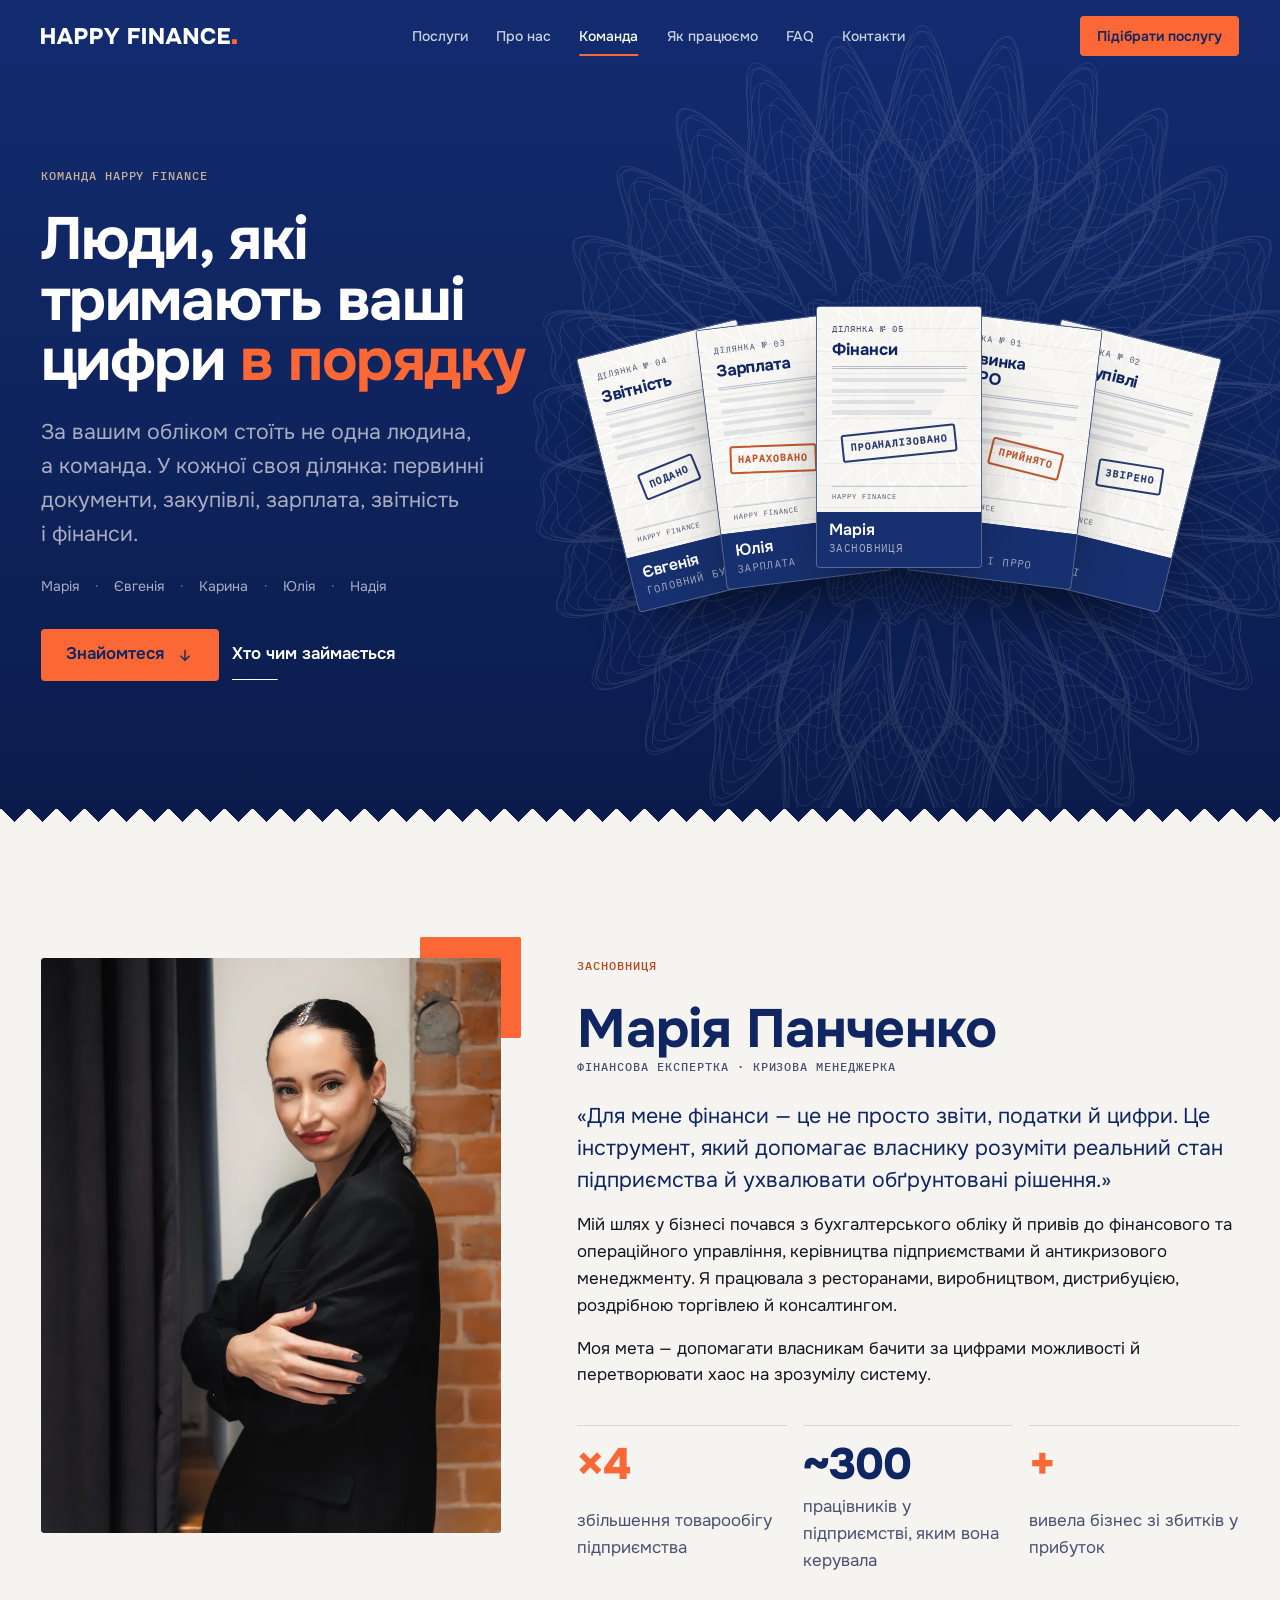
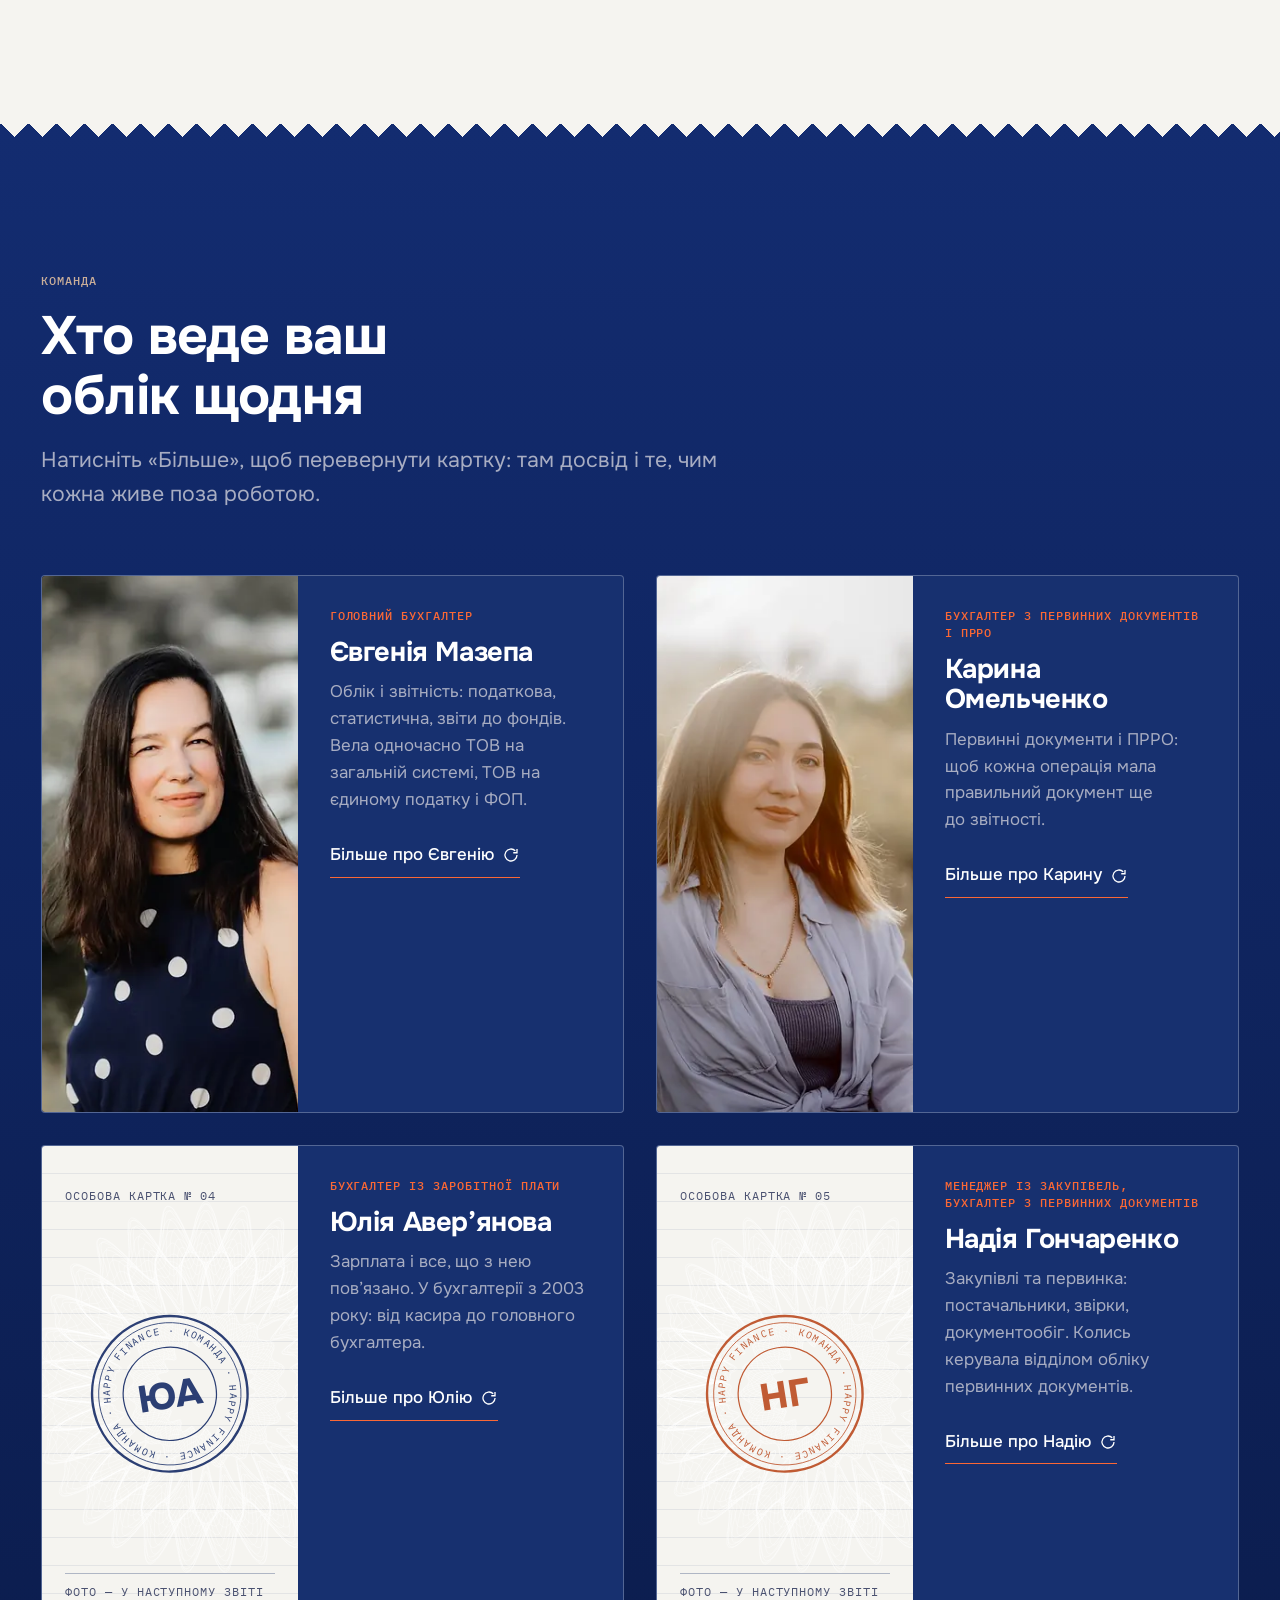
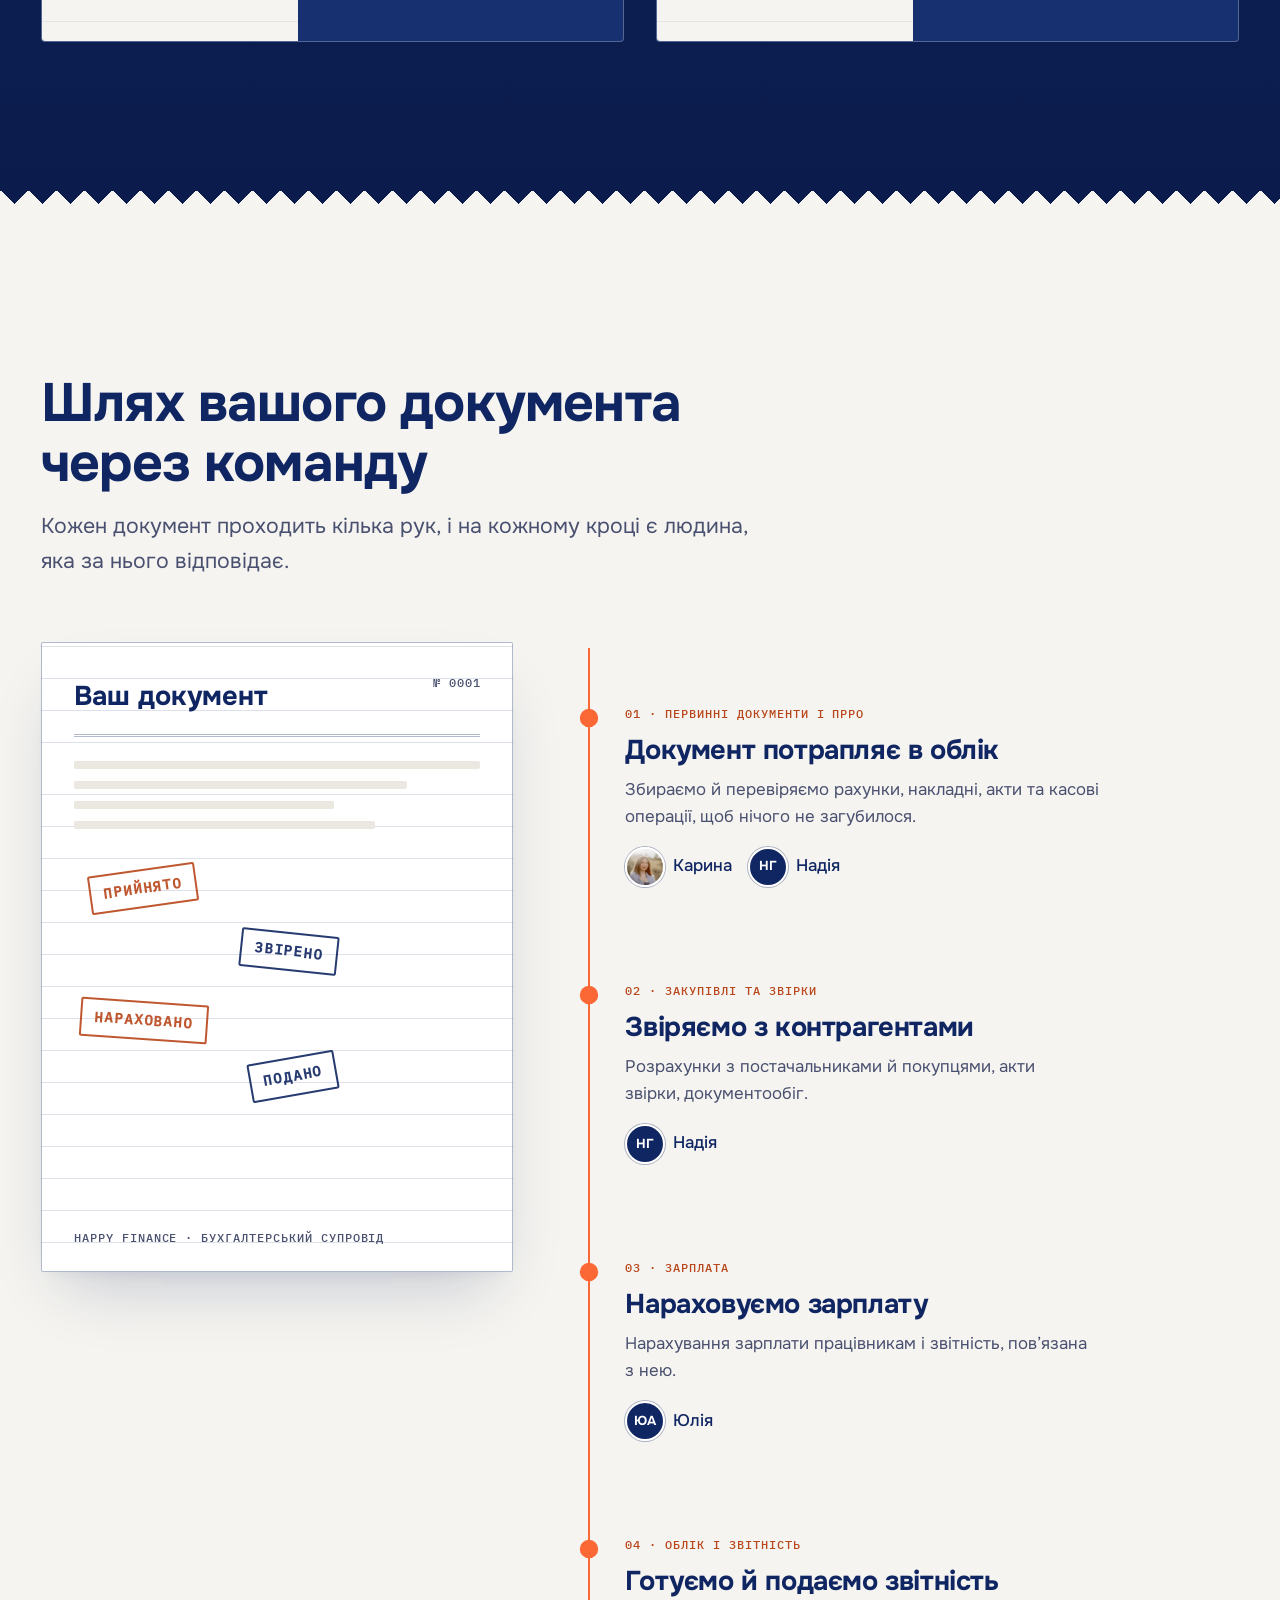
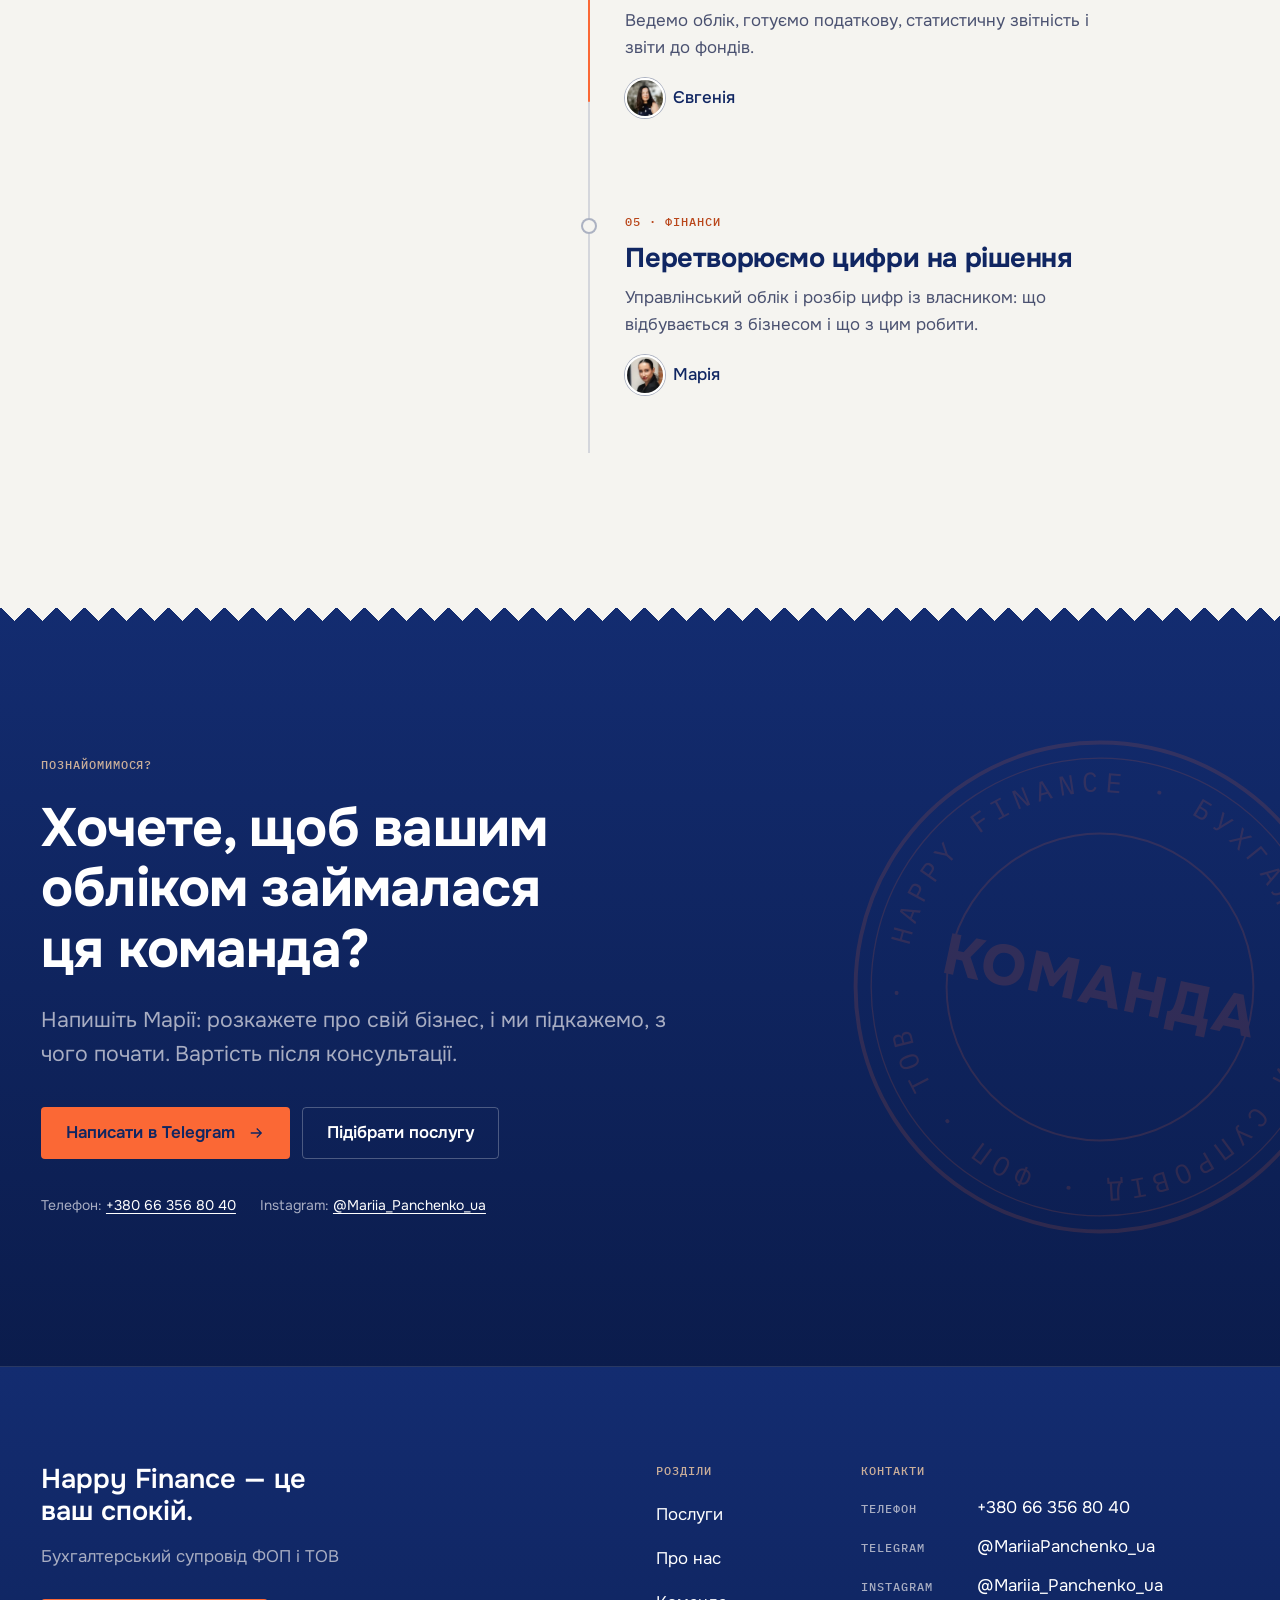
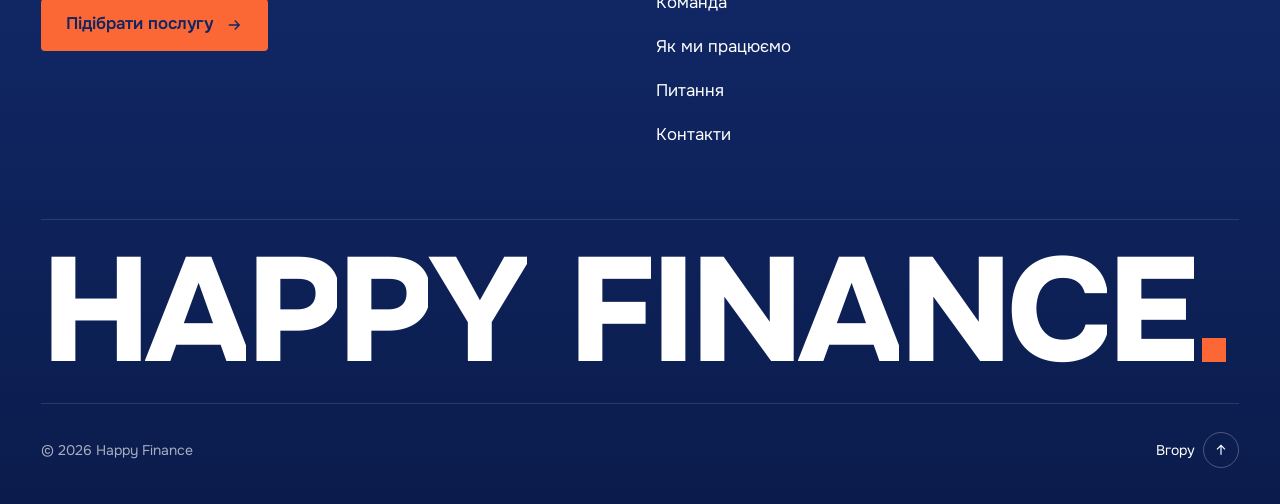
<file: team.html>
<!doctype html>
<html lang="uk">
<head>
  <meta charset="utf-8">
  <meta name="viewport" content="width=device-width, initial-scale=1">
  <!-- Згенеровано з blocks/ скриптом tools/build.py — правте блоки, а не цей файл. -->
  <title>Команда Happy Finance — хто веде ваш облік</title>
  <meta name="description" content="Знайомтеся з командою Happy Finance: засновниця Марія Панченко і бухгалтери, які ведуть первинні документи, зарплату, звітність і фінанси ФОП і ТОВ.">
  <meta name="theme-color" content="#102662">
  <link rel="canonical" href="https://happy-finance-beta.vercel.app/team.html">

  <meta property="og:type" content="website">
  <meta property="og:locale" content="uk_UA">
  <meta property="og:site_name" content="Happy Finance">
  <meta property="og:title" content="Команда Happy Finance — хто веде ваш облік">
  <meta property="og:description" content="Знайомтеся з командою Happy Finance: засновниця Марія Панченко і бухгалтери, які ведуть первинні документи, зарплату, звітність і фінанси ФОП і ТОВ.">
  <meta property="og:url" content="https://happy-finance-beta.vercel.app/team.html">
  <meta property="og:image" content="https://happy-finance-beta.vercel.app/assets/images/og-image.png?v=e023c374">
  <meta property="og:image:width" content="1200">
  <meta property="og:image:height" content="630">
  <meta property="og:image:alt" content="Команда Happy Finance.">
  <meta name="twitter:card" content="summary_large_image">

  <link rel="icon" href="assets/images/favicon.svg" type="image/svg+xml">
  <link rel="icon" href="assets/images/favicon-32.png" sizes="32x32" type="image/png">
  <link rel="apple-touch-icon" href="assets/images/apple-touch-icon.png">

  <link rel="preload" href="assets/fonts/onest-var-cyrillic.woff2" as="font" type="font/woff2" crossorigin>
  <link rel="preload" href="assets/images/guilloche.svg" as="image" type="image/svg+xml" fetchpriority="high">
  <link rel="stylesheet" href="css/tokens.css?v=6640c38c">
  <link rel="stylesheet" href="css/base.css?v=5a3c53d5">
  <link rel="stylesheet" href="css/team.css?v=5841696c">

  <script src="js/config.js?v=a1ab9a52" defer></script>
  <script src="js/contacts.js?v=53737d2c" defer></script>
  <script src="js/team.js?v=3a03fbac" defer></script>

</head>
<body>
  <a class="skip-link" href="#main">Перейти до змісту</a>

  <header class="hdr" data-hdr data-theme="dark">
    <div class="hdr__bg" aria-hidden="true"></div>

    <div class="container hdr__inner">
      <a class="hdr__logo" href="./" aria-label="Happy Finance, на головну">
        <img class="hdr__logo-img hdr__logo-img--light" src="assets/images/logo-inline-white.svg" width="196" height="16" alt="">
        <img class="hdr__logo-img hdr__logo-img--dark" src="assets/images/logo-inline-navy.svg" width="196" height="16" alt="">
      </a>

      <nav class="hdr__nav" aria-label="Основна навігація">
        <ul class="hdr__list" role="list">
          <li><a class="hdr__link" href="./#services">Послуги</a></li>
          <li><a class="hdr__link" href="./#about">Про нас</a></li>
          <li><a class="hdr__link" href="team.html" aria-current="page">Команда</a></li>
          <li><a class="hdr__link" href="./#process">Як працюємо</a></li>
          <li><a class="hdr__link" href="./#faq">FAQ</a></li>
          <li><a class="hdr__link" href="./#contact">Контакти</a></li>
        </ul>
        <span class="hdr__indicator" aria-hidden="true"></span>
      </nav>

      <a class="btn btn--primary btn--sm hdr__cta" href="./#match">Підібрати послугу</a>

      <button class="hdr__burger" type="button" aria-expanded="false" aria-controls="hdr-menu" aria-label="Відкрити меню">
        <span class="hdr__burger-line"></span>
        <span class="hdr__burger-line"></span>
      </button>
    </div>

    <div class="hdr__menu" id="hdr-menu" data-theme="dark" role="dialog" aria-modal="true" aria-label="Меню">
      <div class="container hdr__menu-inner">
        <ul class="hdr__menu-list" role="list">
          <li class="hdr__menu-item" style="--i:0"><a class="hdr__menu-link" href="./#services"><span class="t-label hdr__menu-num">01</span>Послуги</a></li>
          <li class="hdr__menu-item" style="--i:1"><a class="hdr__menu-link" href="./#about"><span class="t-label hdr__menu-num">02</span>Про нас</a></li>
          <li class="hdr__menu-item" style="--i:2"><a class="hdr__menu-link" href="team.html" aria-current="page"><span class="t-label hdr__menu-num">03</span>Команда</a></li>
          <li class="hdr__menu-item" style="--i:3"><a class="hdr__menu-link" href="./#process"><span class="t-label hdr__menu-num">04</span>Як працюємо</a></li>
          <li class="hdr__menu-item" style="--i:4"><a class="hdr__menu-link" href="./#faq"><span class="t-label hdr__menu-num">05</span>FAQ</a></li>
          <li class="hdr__menu-item" style="--i:5"><a class="hdr__menu-link" href="./#contact"><span class="t-label hdr__menu-num">06</span>Контакти</a></li>
        </ul>
        <div class="hdr__menu-foot" style="--i:6">
          <a class="btn btn--primary btn--block" href="./#match">Підібрати послугу</a>
          <ul class="hdr__contacts" role="list">
            <li>Телефон: <span data-contact="phone"><a href="tel:+380663568040">+380 66 356 80 40</a></span></li>
            <li>Telegram: <span data-contact="telegram"><a href="https://t.me/MariiaPanchenko_ua" target="_blank" rel="noopener">@MariiaPanchenko_ua</a></span></li>
            <li>Instagram: <span data-contact="instagram"><a href="https://instagram.com/Mariia_Panchenko_ua" target="_blank" rel="noopener">@Mariia_Panchenko_ua</a></span></li>
          </ul>
        </div>
      </div>
    </div>
  </header>
  

<main id="main">

  <section class="tm-hero" id="top" data-theme="dark" data-tm-hero aria-labelledby="tm-title">
    <div class="tm-hero__guilloche" aria-hidden="true"></div>
    <div class="container tm-hero__inner">
      <div class="tm-hero__text">
        <p class="t-label tm-label tm-reveal">Команда Happy Finance</p>
        <h1 class="tm-hero__title tm-reveal" id="tm-title" style="--i:1">Люди, які тримають ваші цифри <em>в&nbsp;порядку</em></h1>
        <p class="tm-lead tm-reveal" style="--i:2">За вашим обліком стоїть не одна людина, а команда. У кожної своя ділянка: первинні документи, закупівлі, зарплата, звітність і фінанси.</p>
        <ul class="tm-hero__names t-small tm-reveal" style="--i:3" role="list">
          <li>Марія</li><li>Євгенія</li><li>Карина</li><li>Юлія</li><li>Надія</li>
        </ul>
        <div class="tm-hero__actions tm-reveal" style="--i:4">
          <a class="btn btn--primary" href="#people">
            Знайомтеся
            <svg class="btn__icon" viewBox="0 0 24 24" fill="none" stroke="currentColor" stroke-width="1.75" aria-hidden="true"><path d="M12 5v14M6 13l6 6 6-6"/></svg>
          </a>
          <a class="btn btn--ghost" href="#flow">Хто чим займається</a>
        </div>
      </div>

      <div class="tm-deck" data-tm-deck>
        <div class="tm-deck__fan">
          <a class="tm-deck__card" href="#person-evgenia" style="--i:1;--o:-2;--a:2">
            <span class="tm-sheet tm-deck__media" data-tm-stamp aria-hidden="true">
              <span class="tm-sheet__no">Ділянка № 04</span>
              <span class="tm-sheet__title">Звітність</span>
              <span class="tm-sheet__lines"><i></i><i></i><i></i><i></i></span>
              <span class="tm-sheet__stamp" style="--sx:-13%;--r:-8deg">ПОДАНО</span>
              <span class="tm-sheet__foot">Happy Finance</span>
            </span>
            <span class="tm-deck__cap"><span class="tm-deck__name">Євгенія</span><span class="tm-deck__role">Головний бухгалтер</span></span>
          </a>
          <a class="tm-deck__card" href="#person-yulia" style="--i:3;--o:-1;--a:1">
            <span class="tm-sheet tm-deck__media tm-sheet--orange" data-tm-stamp aria-hidden="true">
              <span class="tm-sheet__no">Ділянка № 03</span>
              <span class="tm-sheet__title">Зарплата</span>
              <span class="tm-sheet__lines"><i></i><i></i><i></i><i></i></span>
              <span class="tm-sheet__stamp" style="--sx:-13%;--r:5deg">НАРАХОВАНО</span>
              <span class="tm-sheet__foot">Happy Finance</span>
            </span>
            <span class="tm-deck__cap"><span class="tm-deck__name">Юлія</span><span class="tm-deck__role">Зарплата</span></span>
          </a>
          <a class="tm-deck__card" href="#founder" style="--i:0;--o:0;--a:0">
            <span class="tm-sheet tm-deck__media" data-tm-stamp aria-hidden="true">
              <span class="tm-sheet__no">Ділянка № 05</span>
              <span class="tm-sheet__title">Фінанси</span>
              <span class="tm-sheet__lines"><i></i><i></i><i></i><i></i></span>
              <span class="tm-sheet__stamp" style="--r:-6deg">ПРОАНАЛІЗОВАНО</span>
              <span class="tm-sheet__foot">Happy Finance</span>
            </span>
            <span class="tm-deck__cap"><span class="tm-deck__name">Марія</span><span class="tm-deck__role">Засновниця</span></span>
          </a>
          <a class="tm-deck__card" href="#person-karyna" style="--i:2;--o:1;--a:1">
            <span class="tm-sheet tm-deck__media tm-sheet--orange" data-tm-stamp aria-hidden="true">
              <span class="tm-sheet__no">Ділянка № 01</span>
              <span class="tm-sheet__title">Первинка і ПРРО</span>
              <span class="tm-sheet__lines"><i></i><i></i><i></i><i></i></span>
              <span class="tm-sheet__stamp" style="--sx:13%;--r:7deg">ПРИЙНЯТО</span>
              <span class="tm-sheet__foot">Happy Finance</span>
            </span>
            <span class="tm-deck__cap"><span class="tm-deck__name">Карина</span><span class="tm-deck__role">Первинка і ПРРО</span></span>
          </a>
          <a class="tm-deck__card" href="#person-nadiia" style="--i:4;--o:2;--a:2">
            <span class="tm-sheet tm-deck__media" data-tm-stamp aria-hidden="true">
              <span class="tm-sheet__no">Ділянка № 02</span>
              <span class="tm-sheet__title">Закупівлі</span>
              <span class="tm-sheet__lines"><i></i><i></i><i></i><i></i></span>
              <span class="tm-sheet__stamp" style="--sx:13%;--r:-5deg">ЗВІРЕНО</span>
              <span class="tm-sheet__foot">Happy Finance</span>
            </span>
            <span class="tm-deck__cap"><span class="tm-deck__name">Надія</span><span class="tm-deck__role">Закупівлі</span></span>
          </a>
        </div>
      </div>
    </div>
  </section>

  <section class="tm-founder" id="founder" data-theme="light" data-edge aria-labelledby="tm-founder-name">
    <div class="container">
      <div class="tm-founder__grid">
        <div class="tm-founder__media tm-reveal" data-tm-founder>
          <span class="tm-founder__corner" aria-hidden="true"></span>
          <div class="tm-photo tm-founder__photo">
            <img src="assets/images/maria-840.webp"
                 srcset="assets/images/maria-840.webp 840w, assets/images/maria-1260.webp 1260w"
                 sizes="(min-width: 1024px) 34vw, 92vw"
                 width="840" height="1050" alt="Марія Панченко" loading="lazy" decoding="async">
          </div>
        </div>

        <div class="tm-founder__body">
          <p class="t-label tm-label tm-reveal">Засновниця</p>
          <div class="tm-reveal" style="--i:1">
            <h2 class="tm-founder__name" id="tm-founder-name">Марія Панченко</h2>
            <p class="t-label tm-founder__role">Фінансова експертка · кризова менеджерка</p>
          </div>
          <div class="tm-founder__text tm-reveal" style="--i:2">
            <p>«Для мене фінанси — це не просто звіти, податки й цифри. Це інструмент, який допомагає власнику розуміти реальний стан підприємства й ухвалювати обґрунтовані рішення.»</p>
            <p>Мій шлях у бізнесі почався з бухгалтерського обліку й привів до фінансового та операційного управління, керівництва підприємствами й антикризового менеджменту. Я працювала з ресторанами, виробництвом, дистрибуцією, роздрібною торгівлею й консалтингом.</p>
            <p>Моя мета — допомагати власникам бачити за цифрами можливості й перетворювати хаос на зрозумілу систему.</p>
          </div>
          <ul class="tm-results tm-reveal" style="--i:3" role="list">
            <li><span class="tm-results__num tm-results__num--accent">×4</span><span class="tm-results__text">збільшення товарообігу підприємства</span></li>
            <li><span class="tm-results__num">~300</span><span class="tm-results__text">працівників у підприємстві, яким вона керувала</span></li>
            <li><span class="tm-results__num tm-results__num--accent">+</span><span class="tm-results__text">вивела бізнес зі збитків у прибуток</span></li>
          </ul>
        </div>
      </div>

    </div>
  </section>

  <section class="tm-team" id="people" data-theme="dark" data-edge aria-labelledby="tm-team-title">
    <div class="container">
      <div class="tm-head">
        <p class="t-label tm-label tm-reveal">Команда</p>
        <h2 class="tm-h2 tm-reveal" id="tm-team-title" style="--i:1">Хто веде ваш облік щодня</h2>
        <p class="tm-lead tm-reveal" style="--i:2">Натисніть «Більше», щоб перевернути картку: там досвід і те, чим кожна живе поза роботою.</p>
      </div>

      <ul class="tm-team__grid" role="list">
        <!-- Євгенія -->
        <li class="tm-card tm-reveal tm-alive-hover" id="person-evgenia" data-tm-card>
          <div class="tm-card__inner">
            <article class="tm-card__face tm-card__face--front tm-card__front" aria-labelledby="tm-n-evgenia">
              <div class="tm-photo tm-card__media"><img src="assets/images/team-evgenia-960.webp" srcset="assets/images/team-evgenia-480.webp 480w, assets/images/team-evgenia-960.webp 960w" sizes="(min-width: 1024px) 270px, (min-width: 640px) 46vw, 92vw" width="960" height="1200" alt="Євгенія Мазепа" loading="lazy" decoding="async"></div>
              <div class="tm-card__body">
                <p class="t-label tm-card__role">Головний бухгалтер</p>
                <h3 class="tm-card__name" id="tm-n-evgenia">Євгенія Мазепа</h3>
                <p class="tm-card__focus">Облік і звітність: податкова, статистична, звіти до фондів. Вела одночасно ТОВ на загальній системі, ТОВ на єдиному податку і ФОП.</p>
                <button class="tm-card__flip" type="button" aria-expanded="false" data-tm-flip>Більше про Євгенію <svg viewBox="0 0 24 24" fill="none" stroke="currentColor" stroke-width="1.75" aria-hidden="true"><path d="M20 12a8 8 0 1 1-2.34-5.66M20 4v5h-5"/></svg></button>
              </div>
            </article>
            <div class="tm-card__face tm-card__back" inert aria-hidden="true">
              <div class="tm-card__back-head"><p class="tm-card__back-name">Євгенія</p><p class="t-label tm-card__role">Головний бухгалтер</p></div>
              <div class="tm-card__sect">
                <p class="t-label tm-card__sect-title">Досвід</p>
                <ul class="tm-card__list" role="list">
                  <li>Автобізнес: первинна бухгалтерія, допомога з розмитненням вантажів</li>
                  <li>Комісійна торгівля: каса, податкова і статистична звітність, звіти до фондів</li>
                  <li>Будівельна компанія: повний облік, списання матеріалів за актами виконаних робіт, звірки з податковою</li>
                  <li>Фінансовий директор у торгівлі підлоговим покриттям: облік від А до Я і управлінський облік</li>
                </ul>
              </div>
              <div class="tm-card__sect">
                <p class="t-label tm-card__sect-title">Поза роботою</p>
                <p class="tm-card__text">Настільні ігри вже 17 років (і велика колекція), інтелектуальні ігри, подорожі, кулінарія. Удома кіт і собака.</p>
              </div>
              <blockquote class="tm-card__quote">Не боюся показати, що чогось не знаю, і навчитися цьому.</blockquote>
              <button class="tm-card__flip" type="button" data-tm-flip>Назад <svg viewBox="0 0 24 24" fill="none" stroke="currentColor" stroke-width="1.75" aria-hidden="true"><path d="M20 12a8 8 0 1 1-2.34-5.66M20 4v5h-5"/></svg></button>
            </div>
          </div>
        </li>

        <!-- Карина -->
        <li class="tm-card tm-reveal tm-alive-hover" id="person-karyna" style="--i:1" data-tm-card>
          <div class="tm-card__inner">
            <article class="tm-card__face tm-card__face--front tm-card__front" aria-labelledby="tm-n-karyna">
              <div class="tm-photo tm-card__media"><img src="assets/images/team-karyna-960.webp" srcset="assets/images/team-karyna-480.webp 480w, assets/images/team-karyna-960.webp 960w" sizes="(min-width: 1024px) 270px, (min-width: 640px) 46vw, 92vw" width="960" height="1200" alt="Карина Омельченко" loading="lazy" decoding="async"></div>
              <div class="tm-card__body">
                <p class="t-label tm-card__role">Бухгалтер з первинних документів і ПРРО</p>
                <h3 class="tm-card__name" id="tm-n-karyna">Карина Омельченко</h3>
                <p class="tm-card__focus">Первинні документи і ПРРО: щоб кожна операція мала правильний документ ще до звітності.</p>
                <button class="tm-card__flip" type="button" aria-expanded="false" data-tm-flip>Більше про Карину <svg viewBox="0 0 24 24" fill="none" stroke="currentColor" stroke-width="1.75" aria-hidden="true"><path d="M20 12a8 8 0 1 1-2.34-5.66M20 4v5h-5"/></svg></button>
              </div>
            </article>
            <div class="tm-card__face tm-card__back" inert aria-hidden="true">
              <div class="tm-card__back-head"><p class="tm-card__back-name">Карина</p><p class="t-label tm-card__role">Первинка і ПРРО</p></div>
              <div class="tm-card__sect">
                <p class="t-label tm-card__sect-title">Досвід</p>
                <ul class="tm-card__list" role="list">
                  <li>Роздрібна торгівля: продавець, потім адміністратор магазину</li>
                  <li>Бухгалтер в агросервісній компанії</li>
                  <li>Звідти одразу в команду Happy Finance</li>
                </ul>
              </div>
              <div class="tm-card__sect">
                <p class="t-label tm-card__sect-title">Поза роботою</p>
                <p class="tm-card__text">Читання і прогулянки.</p>
              </div>
              <div class="tm-card__sect">
                <p class="t-label tm-card__sect-title">Цінує</p>
                <p class="tm-card__text">Хороший колектив, баланс між роботою і сімʼєю, професійний розвиток. А в житті — сімʼю, комфорт, спокій і можливість робити те, що подобається.</p>
              </div>
              <button class="tm-card__flip" type="button" data-tm-flip>Назад <svg viewBox="0 0 24 24" fill="none" stroke="currentColor" stroke-width="1.75" aria-hidden="true"><path d="M20 12a8 8 0 1 1-2.34-5.66M20 4v5h-5"/></svg></button>
            </div>
          </div>
        </li>

        <!-- Юлія -->
        <li class="tm-card tm-reveal" id="person-yulia" data-tm-card>
          <div class="tm-card__inner">
            <article class="tm-card__face tm-card__face--front tm-card__front" aria-labelledby="tm-n-yulia">
              <div class="tm-nophoto tm-card__media" data-tm-stamp>
                <span class="tm-nophoto__no" aria-hidden="true">Особова картка № 04</span>
                <svg class="tm-stamp" viewBox="0 0 200 200" aria-hidden="true">
                  <defs><path id="tm-ring-c1" d="M100 100 m-73 0 a73 73 0 1 1 146 0 a73 73 0 1 1 -146 0"/></defs>
                  <circle cx="100" cy="100" r="95" fill="none" stroke="currentColor" stroke-width="3"/>
                  <circle cx="100" cy="100" r="87" fill="none" stroke="currentColor" stroke-width="1"/>
                  <circle cx="100" cy="100" r="57" fill="none" stroke="currentColor" stroke-width="1.5"/>
                  <text font-family="IBM Plex Mono, monospace" font-size="12" letter-spacing="2" fill="currentColor"><textPath href="#tm-ring-c1" textLength="452">HAPPY FINANCE · КОМАНДА · HAPPY FINANCE · КОМАНДА ·</textPath></text>
                  <text x="100" y="117" text-anchor="middle" font-family="Onest, sans-serif" font-weight="800" font-size="46" fill="currentColor">ЮА</text>
                </svg>
                <span class="tm-nophoto__note">Фото — у наступному звіті</span>
              </div>
              <div class="tm-card__body">
                <p class="t-label tm-card__role">Бухгалтер із заробітної плати</p>
                <h3 class="tm-card__name" id="tm-n-yulia">Юлія Аверʼянова</h3>
                <p class="tm-card__focus">Зарплата і все, що з нею повʼязано. У бухгалтерії з 2003 року: від касира до головного бухгалтера.</p>
                <button class="tm-card__flip" type="button" aria-expanded="false" data-tm-flip>Більше про Юлію <svg viewBox="0 0 24 24" fill="none" stroke="currentColor" stroke-width="1.75" aria-hidden="true"><path d="M20 12a8 8 0 1 1-2.34-5.66M20 4v5h-5"/></svg></button>
              </div>
            </article>
            <div class="tm-card__face tm-card__back" inert aria-hidden="true">
              <div class="tm-card__back-head"><p class="tm-card__back-name">Юлія</p><p class="t-label tm-card__role">Зарплата</p></div>
              <div class="tm-card__sect">
                <p class="t-label tm-card__sect-title">Досвід</p>
                <ul class="tm-card__list" role="list">
                  <li>Касир, а через рік головний бухгалтер підприємства</li>
                  <li>Бухгалтер і бухгалтер-операціоніст у двох компаніях</li>
                  <li>16 років бухгалтером в одній компанії</li>
                  <li>Диплом спеціаліста</li>
                </ul>
              </div>
              <div class="tm-card__sect">
                <p class="t-label tm-card__sect-title">Поза роботою</p>
                <p class="tm-card__text">Спорт, коли є час.</p>
              </div>
              <div class="tm-card__sect">
                <p class="t-label tm-card__sect-title">Цінує</p>
                <p class="tm-card__text">Фізичне й ментальне благополуччя, постійне навчання і самовдосконалення.</p>
              </div>
              <button class="tm-card__flip" type="button" data-tm-flip>Назад <svg viewBox="0 0 24 24" fill="none" stroke="currentColor" stroke-width="1.75" aria-hidden="true"><path d="M20 12a8 8 0 1 1-2.34-5.66M20 4v5h-5"/></svg></button>
            </div>
          </div>
        </li>

        <!-- Надія -->
        <li class="tm-card tm-reveal" id="person-nadiia" style="--i:1" data-tm-card>
          <div class="tm-card__inner">
            <article class="tm-card__face tm-card__face--front tm-card__front" aria-labelledby="tm-n-nadiia">
              <div class="tm-nophoto tm-card__media" data-tm-stamp>
                <span class="tm-nophoto__no" aria-hidden="true">Особова картка № 05</span>
                <svg class="tm-stamp tm-stamp--orange" viewBox="0 0 200 200" aria-hidden="true">
                  <defs><path id="tm-ring-c2" d="M100 100 m-73 0 a73 73 0 1 1 146 0 a73 73 0 1 1 -146 0"/></defs>
                  <circle cx="100" cy="100" r="95" fill="none" stroke="currentColor" stroke-width="3"/>
                  <circle cx="100" cy="100" r="87" fill="none" stroke="currentColor" stroke-width="1"/>
                  <circle cx="100" cy="100" r="57" fill="none" stroke="currentColor" stroke-width="1.5"/>
                  <text font-family="IBM Plex Mono, monospace" font-size="12" letter-spacing="2" fill="currentColor"><textPath href="#tm-ring-c2" textLength="452">HAPPY FINANCE · КОМАНДА · HAPPY FINANCE · КОМАНДА ·</textPath></text>
                  <text x="100" y="117" text-anchor="middle" font-family="Onest, sans-serif" font-weight="800" font-size="46" fill="currentColor">НГ</text>
                </svg>
                <span class="tm-nophoto__note">Фото — у наступному звіті</span>
              </div>
              <div class="tm-card__body">
                <p class="t-label tm-card__role">Менеджер із закупівель, бухгалтер з первинних документів</p>
                <h3 class="tm-card__name" id="tm-n-nadiia">Надія Гончаренко</h3>
                <p class="tm-card__focus">Закупівлі та первинка: постачальники, звірки, документообіг. Колись керувала відділом обліку первинних документів.</p>
                <button class="tm-card__flip" type="button" aria-expanded="false" data-tm-flip>Більше про Надію <svg viewBox="0 0 24 24" fill="none" stroke="currentColor" stroke-width="1.75" aria-hidden="true"><path d="M20 12a8 8 0 1 1-2.34-5.66M20 4v5h-5"/></svg></button>
              </div>
            </article>
            <div class="tm-card__face tm-card__back" inert aria-hidden="true">
              <div class="tm-card__back-head"><p class="tm-card__back-name">Надія</p><p class="t-label tm-card__role">Закупівлі і первинка</p></div>
              <div class="tm-card__sect">
                <p class="t-label tm-card__sect-title">Досвід</p>
                <ul class="tm-card__list" role="list">
                  <li>Торгова компанія: закупівлі, робота з постачальниками й дебіторською заборгованістю, інвентаризації</li>
                  <li>Керівник відділу обліку первинної документації: 13 людей у трьох філіях</li>
                  <li>Аудиторська практика: бухгалтерія кількох підприємств, підготовка до податкових перевірок</li>
                  <li>Менеджер категорії в агропромисловому холдингу: асортимент, ціни, постачальники, звітність</li>
                </ul>
              </div>
              <button class="tm-card__flip" type="button" data-tm-flip>Назад <svg viewBox="0 0 24 24" fill="none" stroke="currentColor" stroke-width="1.75" aria-hidden="true"><path d="M20 12a8 8 0 1 1-2.34-5.66M20 4v5h-5"/></svg></button>
            </div>
          </div>
        </li>
      </ul>
    </div>
  </section>

  <section class="tm-flow" id="flow" data-theme="light" data-edge aria-labelledby="tm-flow-title">
    <div class="container">
      <div class="tm-head">
        <p class="t-label tm-label tm-reveal">Як ділимо роботу</p>
        <h2 class="tm-h2 tm-reveal" id="tm-flow-title" style="--i:1">Шлях вашого документа через команду</h2>
        <p class="tm-lead tm-reveal" style="--i:2">Кожен документ проходить кілька рук, і на кожному кроці є людина, яка за нього відповідає.</p>
      </div>

      <div class="tm-flow__grid">
        <div class="tm-doc" aria-hidden="true" data-tm-doc>
          <div class="tm-doc__head"><span class="tm-doc__title">Ваш документ</span><span class="t-label tm-doc__no">№ 0001</span></div>
          <div class="tm-doc__lines"><span class="tm-doc__line"></span><span class="tm-doc__line"></span><span class="tm-doc__line"></span><span class="tm-doc__line"></span></div>
          <div>
            <span class="tm-doc__stamp" style="--x:10%;--y:36%;--r:-8deg">ПРИЙНЯТО</span>
            <span class="tm-doc__stamp" style="--x:42%;--y:46%;--r:6deg">ЗВІРЕНО</span>
            <span class="tm-doc__stamp" style="--x:8%;--y:57%;--r:4deg">НАРАХОВАНО</span>
            <span class="tm-doc__stamp" style="--x:44%;--y:66%;--r:-10deg">ПОДАНО</span>
            <span class="tm-doc__stamp" style="--x:14%;--y:77%;--r:-3deg">ПРОАНАЛІЗОВАНО</span>
          </div>
          <p class="t-label tm-doc__foot">Happy Finance · бухгалтерський супровід</p>
        </div>

        <div class="tm-steps" data-tm-steps>
          <span class="tm-steps__rail" aria-hidden="true"><span class="tm-steps__fill"></span></span>
          <ol class="tm-steps__list" role="list">
          <li class="tm-step">
            <p class="t-label tm-step__n">01 · Первинні документи і ПРРО</p>
            <h3 class="tm-step__title">Документ потрапляє в облік</h3>
            <p class="tm-step__text">Збираємо й перевіряємо рахунки, накладні, акти та касові операції, щоб нічого не загубилося.</p>
            <ul class="tm-step__who" role="list">
              <li class="tm-who"><span class="tm-who__pic"><img src="assets/images/team-karyna-sq.webp" width="160" height="160" alt="" loading="lazy"></span>Карина</li>
              <li class="tm-who"><span class="tm-who__pic tm-who__pic--ini" aria-hidden="true">НГ</span>Надія</li>
            </ul>
            <span class="tm-step__stamp" aria-hidden="true">ПРИЙНЯТО</span>
          </li>
          <li class="tm-step">
            <p class="t-label tm-step__n">02 · Закупівлі та звірки</p>
            <h3 class="tm-step__title">Звіряємо з контрагентами</h3>
            <p class="tm-step__text">Розрахунки з постачальниками й покупцями, акти звірки, документообіг.</p>
            <ul class="tm-step__who" role="list">
              <li class="tm-who"><span class="tm-who__pic tm-who__pic--ini" aria-hidden="true">НГ</span>Надія</li>
            </ul>
            <span class="tm-step__stamp" aria-hidden="true">ЗВІРЕНО</span>
          </li>
          <li class="tm-step">
            <p class="t-label tm-step__n">03 · Зарплата</p>
            <h3 class="tm-step__title">Нараховуємо зарплату</h3>
            <p class="tm-step__text">Нарахування зарплати працівникам і звітність, повʼязана з нею.</p>
            <ul class="tm-step__who" role="list">
              <li class="tm-who"><span class="tm-who__pic tm-who__pic--ini" aria-hidden="true">ЮА</span>Юлія</li>
            </ul>
            <span class="tm-step__stamp" aria-hidden="true">НАРАХОВАНО</span>
          </li>
          <li class="tm-step">
            <p class="t-label tm-step__n">04 · Облік і звітність</p>
            <h3 class="tm-step__title">Готуємо й подаємо звітність</h3>
            <p class="tm-step__text">Ведемо облік, готуємо податкову, статистичну звітність і звіти до фондів.</p>
            <ul class="tm-step__who" role="list">
              <li class="tm-who"><span class="tm-who__pic"><img src="assets/images/team-evgenia-sq.webp" width="160" height="160" alt="" loading="lazy"></span>Євгенія</li>
            </ul>
            <span class="tm-step__stamp" aria-hidden="true">ПОДАНО</span>
          </li>
          <li class="tm-step">
            <p class="t-label tm-step__n">05 · Фінанси</p>
            <h3 class="tm-step__title">Перетворюємо цифри на рішення</h3>
            <p class="tm-step__text">Управлінський облік і розбір цифр із власником: що відбувається з бізнесом і що з цим робити.</p>
            <ul class="tm-step__who" role="list">
              <li class="tm-who"><span class="tm-who__pic"><img src="assets/images/team-maria-sq.webp" width="160" height="160" alt="" loading="lazy"></span>Марія</li>
            </ul>
            <span class="tm-step__stamp" aria-hidden="true">ПРОАНАЛІЗОВАНО</span>
          </li>
          </ol>
        </div>
      </div>
    </div>
  </section>

  <section class="tm-cta" id="write" data-theme="dark" data-edge aria-labelledby="tm-cta-title">
    <svg class="tm-cta__stamp" viewBox="0 0 400 400" aria-hidden="true">
      <defs><path id="tm-cta-ring" d="M200 200 m-150 0 a150 150 0 1 1 300 0 a150 150 0 1 1 -300 0"/></defs>
      <circle cx="200" cy="200" r="188" fill="none" stroke="currentColor" stroke-width="3"/>
      <circle cx="200" cy="200" r="176" fill="none" stroke="currentColor" stroke-width="1"/>
      <circle cx="200" cy="200" r="118" fill="none" stroke="currentColor" stroke-width="1.5"/>
      <text font-family="IBM Plex Mono, monospace" font-size="21" letter-spacing="5" fill="currentColor"><textPath href="#tm-cta-ring">HAPPY FINANCE · БУХГАЛТЕРСЬКИЙ СУПРОВІД · ФОП · ТОВ ·</textPath></text>
      <text x="200" y="214" text-anchor="middle" font-family="Onest, sans-serif" font-weight="800" font-size="44" letter-spacing="2" fill="currentColor">КОМАНДА</text>
    </svg>
    <div class="container">
      <div class="tm-cta__inner">
        <p class="t-label tm-label tm-reveal">Познайомимося?</p>
        <h2 class="tm-cta__title tm-reveal" id="tm-cta-title" style="--i:1">Хочете, щоб вашим обліком займалася ця команда?</h2>
        <p class="tm-cta__text tm-reveal" style="--i:2">Напишіть Марії: розкажете про свій бізнес, і ми підкажемо, з чого почати. Вартість після консультації.</p>
        <div class="tm-cta__actions tm-reveal" style="--i:3">
          <a class="btn btn--primary" href="https://t.me/MariiaPanchenko_ua" target="_blank" rel="noopener" data-tm-link="telegram">
            Написати в Telegram
            <svg class="btn__icon" viewBox="0 0 24 24" fill="none" stroke="currentColor" stroke-width="1.75" aria-hidden="true"><path d="M5 12h14M13 6l6 6-6 6"/></svg>
          </a>
          <a class="btn btn--outline" href="./#match">Підібрати послугу</a>
        </div>
        <ul class="tm-cta__contacts t-small tm-reveal" style="--i:4" role="list">
          <li>Телефон: <span data-contact="phone"><a href="tel:+380663568040">+380 66 356 80 40</a></span></li>
          <li>Instagram: <span data-contact="instagram"><a href="https://instagram.com/Mariia_Panchenko_ua" target="_blank" rel="noopener">@Mariia_Panchenko_ua</a></span></li>
        </ul>
      </div>
    </div>
  </section>
  

</main>

  <footer class="ftr" data-theme="dark" data-ftr>
    <div class="container">

      <div class="ftr__top">
        <div class="ftr__brand ftr__reveal">
          <p class="ftr__title">Happy Finance — це ваш спокій.</p>
          <p class="ftr__tagline">Бухгалтерський супровід ФОП і ТОВ</p>
          <a class="btn btn--primary" href="./#match">
            Підібрати послугу
            <svg class="btn__icon" viewBox="0 0 24 24" fill="none" stroke="currentColor" stroke-width="1.75" aria-hidden="true"><path d="M5 12h14M13 6l6 6-6 6"/></svg>
          </a>
        </div>

        <nav class="ftr__col ftr__col--nav ftr__reveal" aria-labelledby="ftr-nav-title">
          <p class="t-label ftr__col-title" id="ftr-nav-title">Розділи</p>
          <ul class="ftr__links" role="list">
            <li><a class="ftr__link" href="./#services">Послуги</a></li>
            <li><a class="ftr__link" href="./#about">Про нас</a></li>
            <li><a class="ftr__link" href="team.html">Команда</a></li>
            <li><a class="ftr__link" href="./#process">Як ми працюємо</a></li>
            <li><a class="ftr__link" href="./#faq">Питання</a></li>
            <li><a class="ftr__link" href="./#contact">Контакти</a></li>
          </ul>
        </nav>

        <div class="ftr__col ftr__col--contacts ftr__reveal">
          <p class="t-label ftr__col-title">Контакти</p>
          <ul class="ftr__contacts" role="list">
            <li class="ftr__contact"><span class="t-label ftr__contact-key">Телефон</span><span class="ftr__contact-val" data-contact="phone"><a href="tel:+380663568040">+380 66 356 80 40</a></span></li>
            <li class="ftr__contact"><span class="t-label ftr__contact-key">Telegram</span><span class="ftr__contact-val" data-contact="telegram"><a href="https://t.me/MariiaPanchenko_ua" target="_blank" rel="noopener">@MariiaPanchenko_ua</a></span></li>
            <li class="ftr__contact"><span class="t-label ftr__contact-key">Instagram</span><span class="ftr__contact-val" data-contact="instagram"><a href="https://instagram.com/Mariia_Panchenko_ua" target="_blank" rel="noopener">@Mariia_Panchenko_ua</a></span></li>
          </ul>
        </div>
      </div>

      <!-- декоративний напис: назва вже є в рядку © -->
      <div class="ftr__mark" aria-hidden="true">
        <p class="ftr__word" data-ftr-word>HAPPY FINANCE</p>
      </div>

      <div class="ftr__bottom">
        <p class="t-small">© <span data-ftr-year>2026</span> Happy Finance</p>
        <a class="ftr__up" href="#top" data-ftr-up>
          <span class="t-small">Вгору</span>
          <span class="ftr__up-icon" aria-hidden="true"><svg viewBox="0 0 24 24" fill="none" stroke="currentColor" stroke-width="1.75"><path d="M12 19V5M6 11l6-6 6 6"/></svg></span>
        </a>
      </div>

    </div>
  </footer>
  
</body>
</html>
</file>
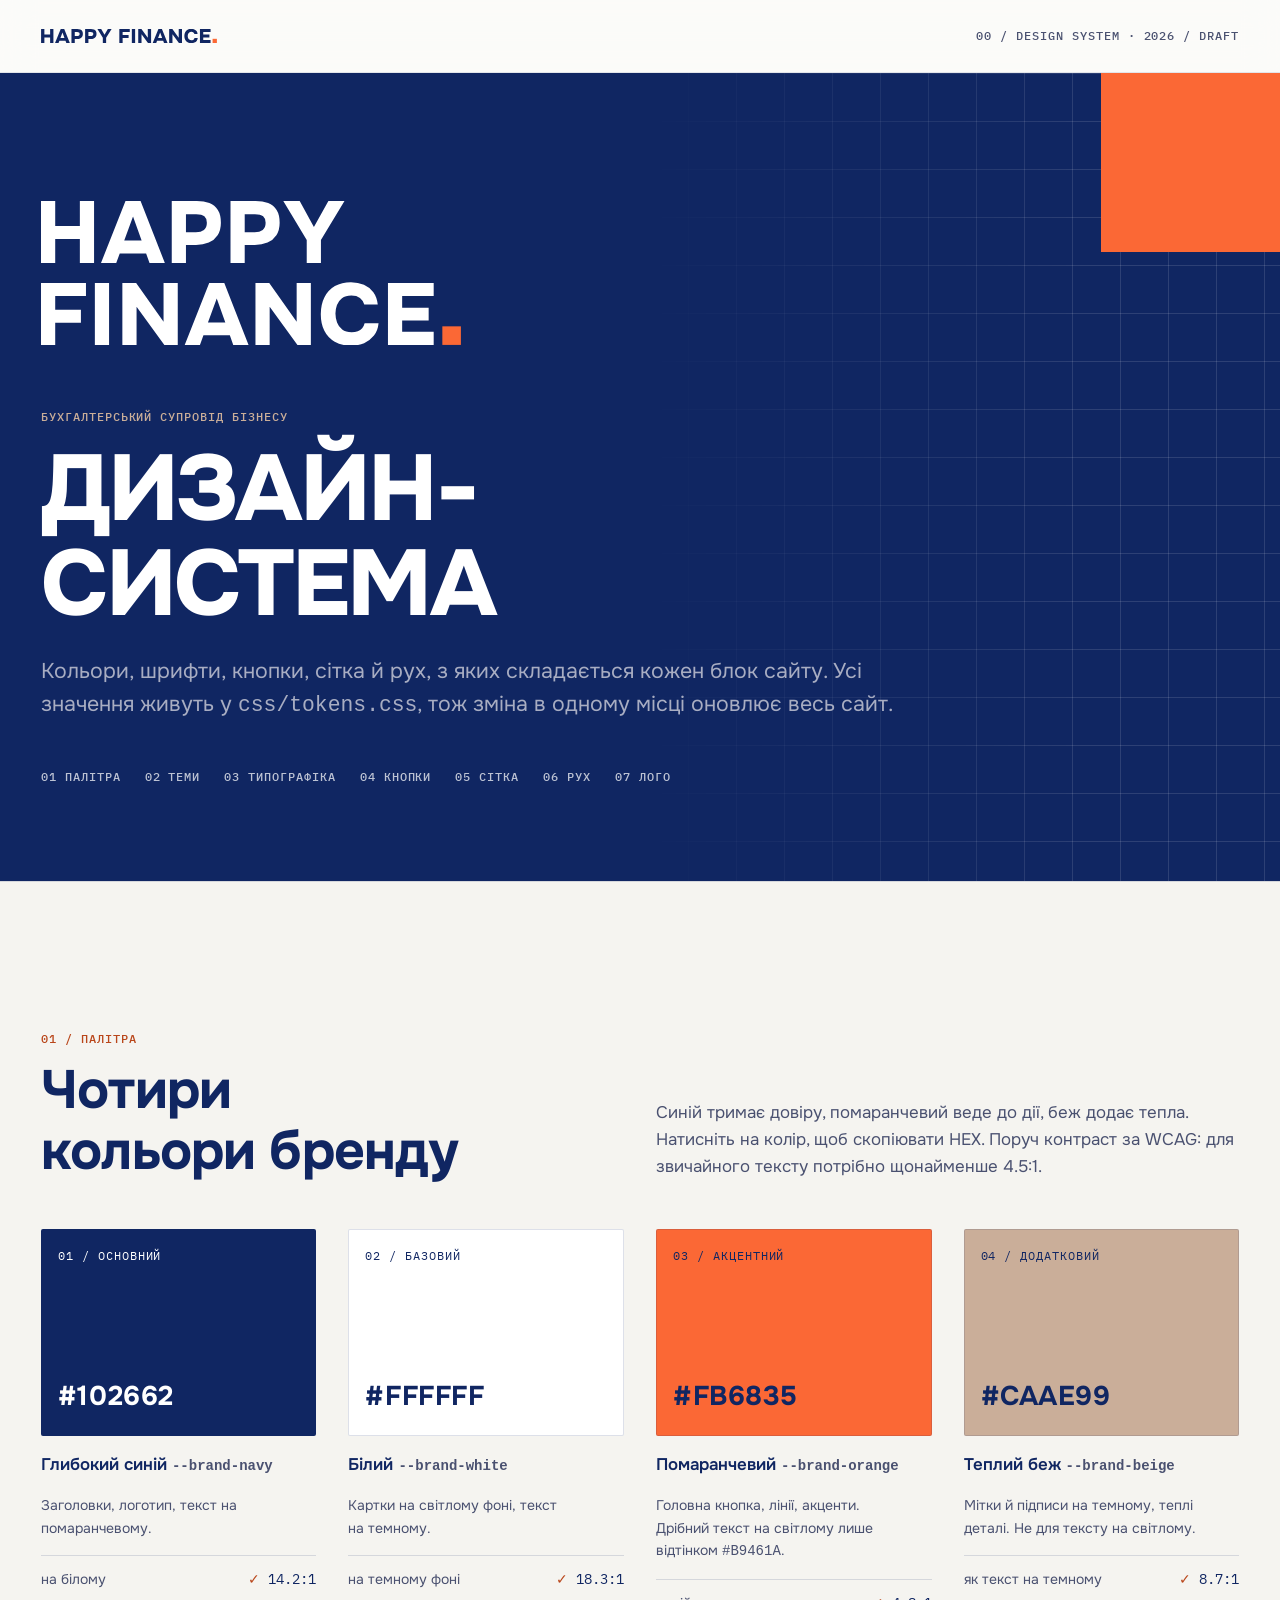
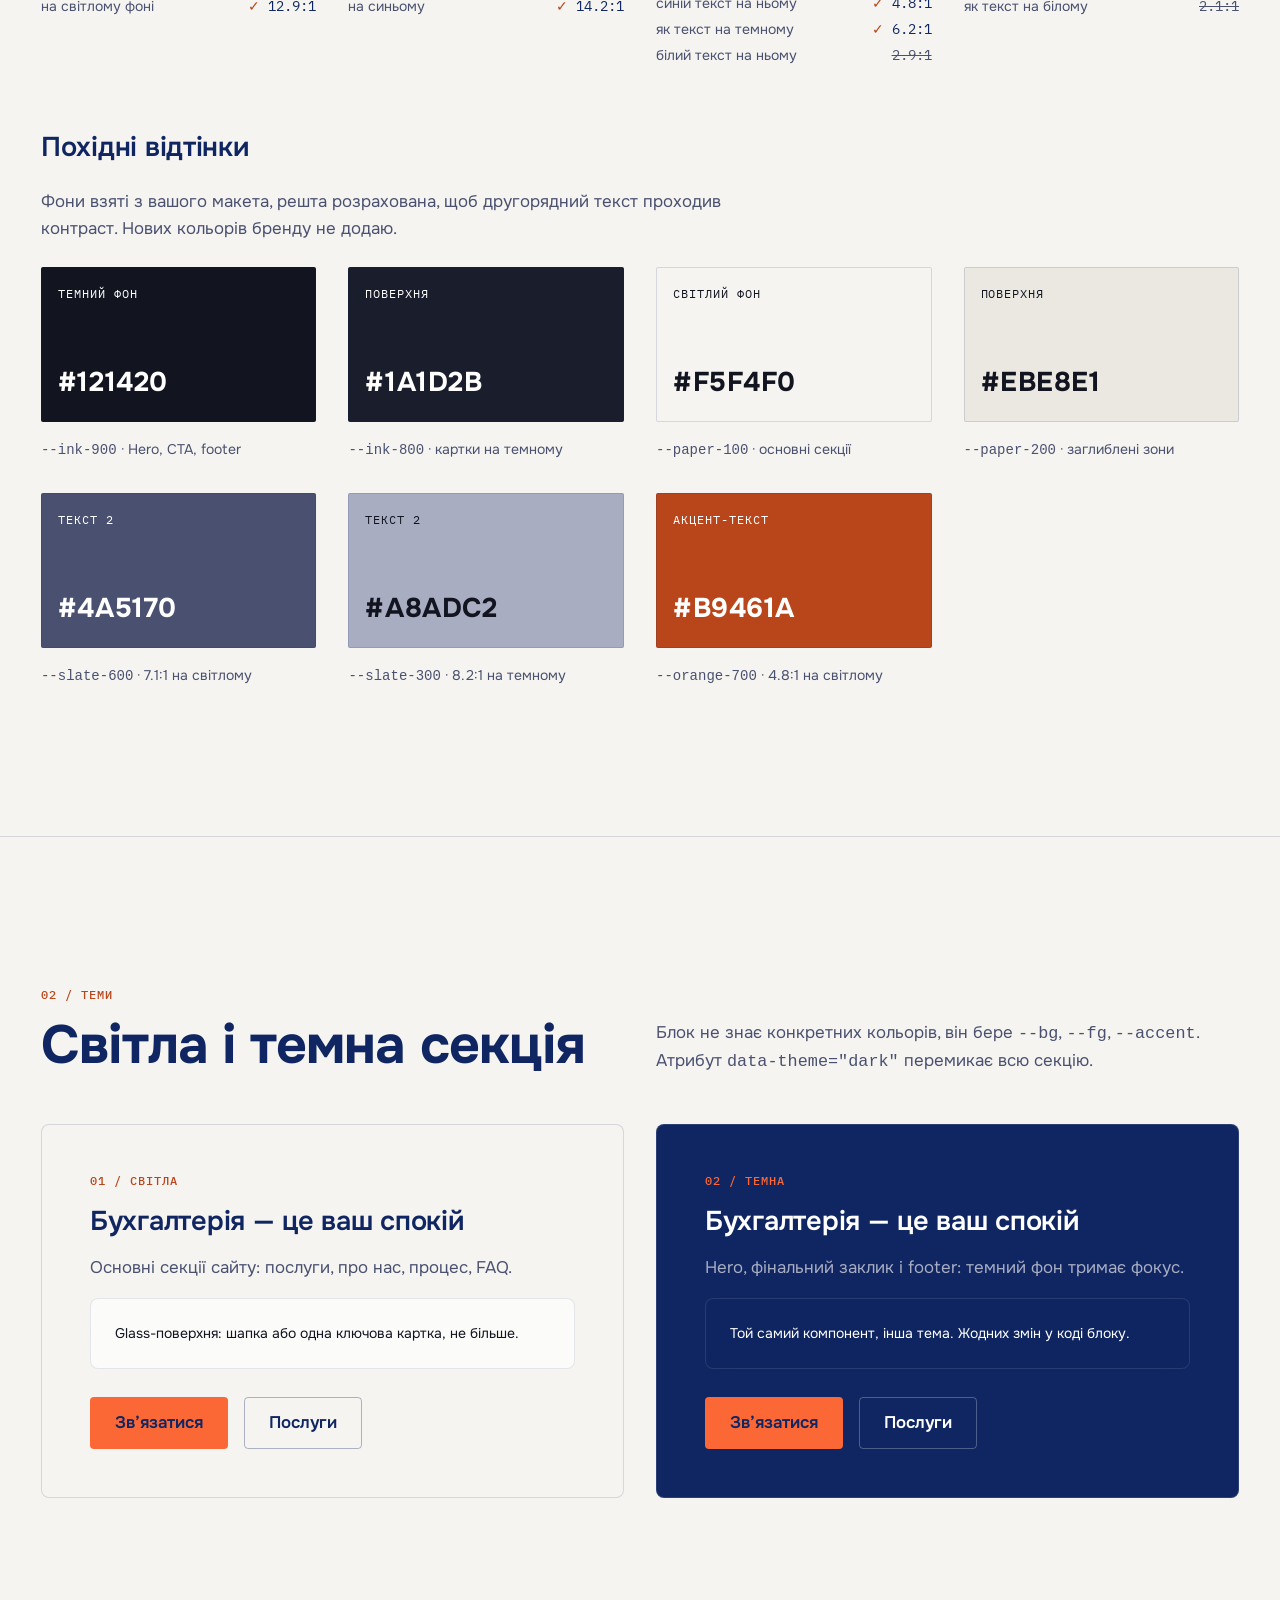
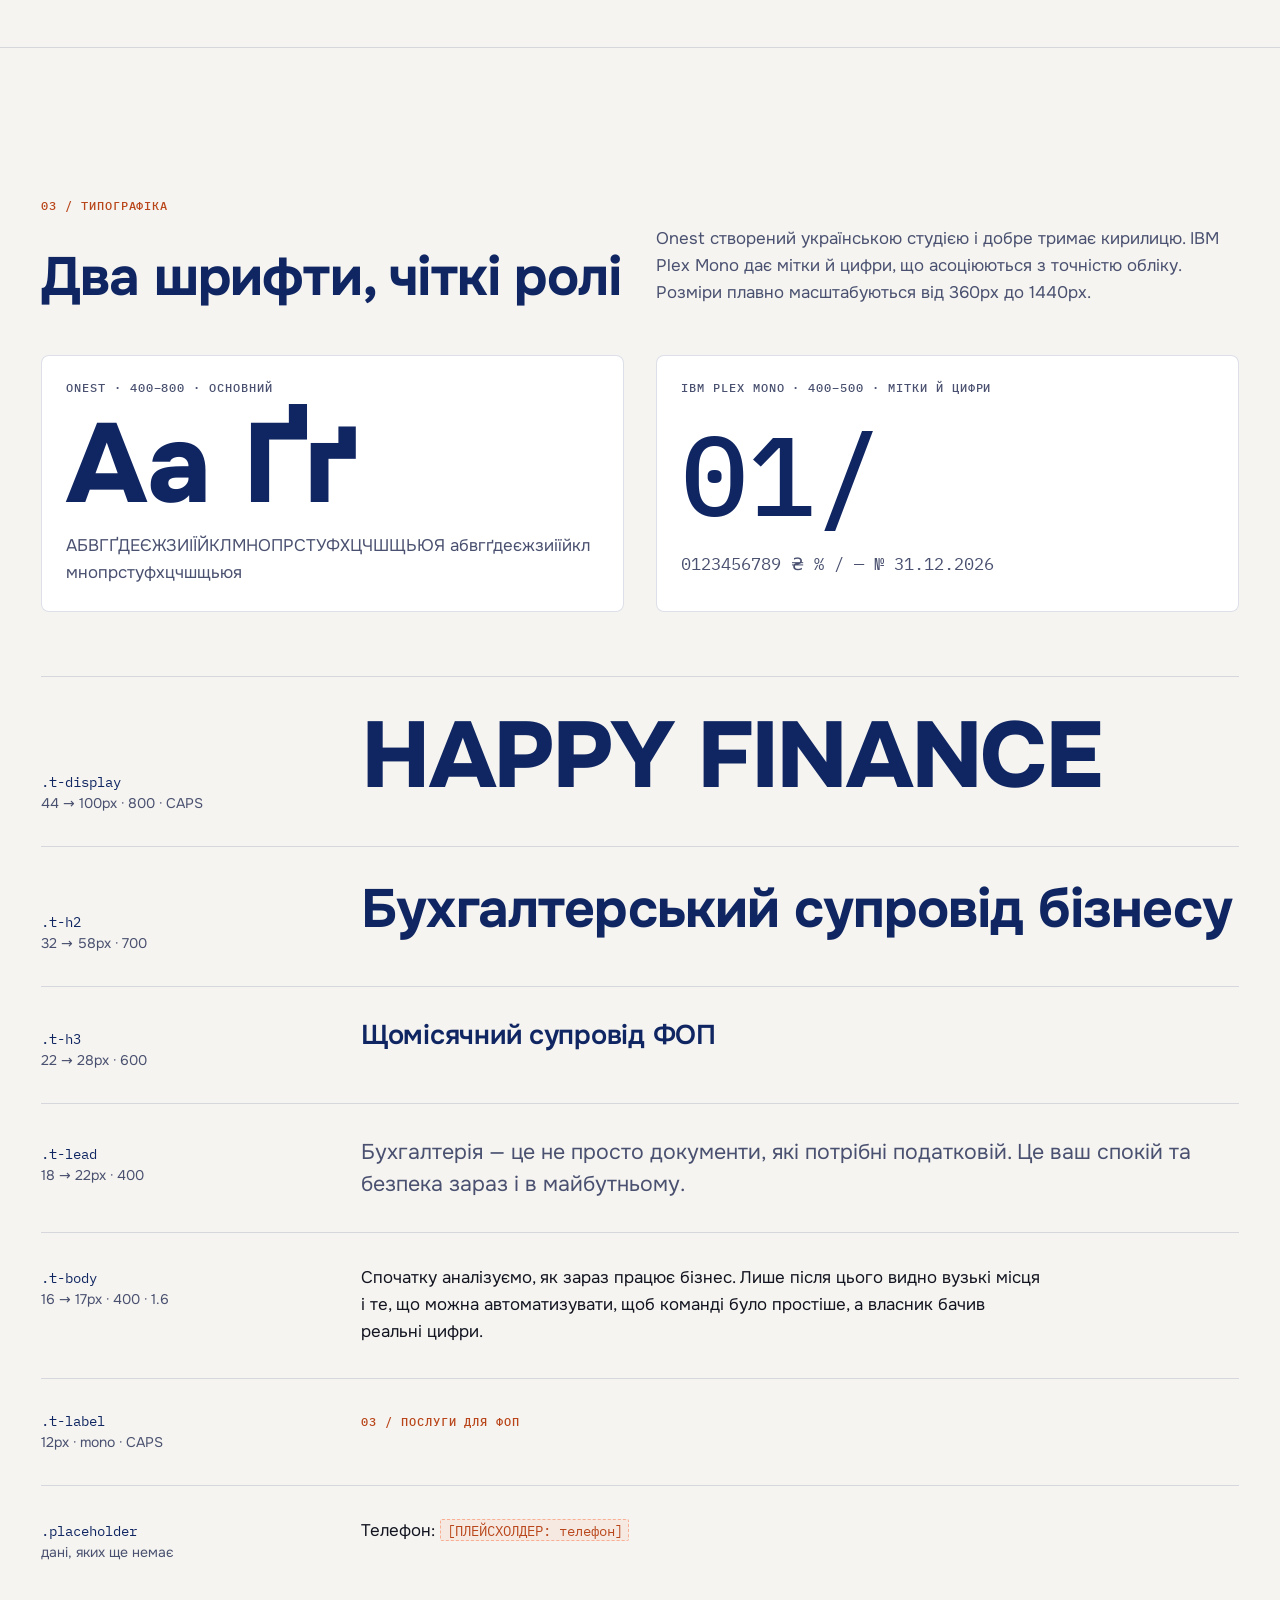
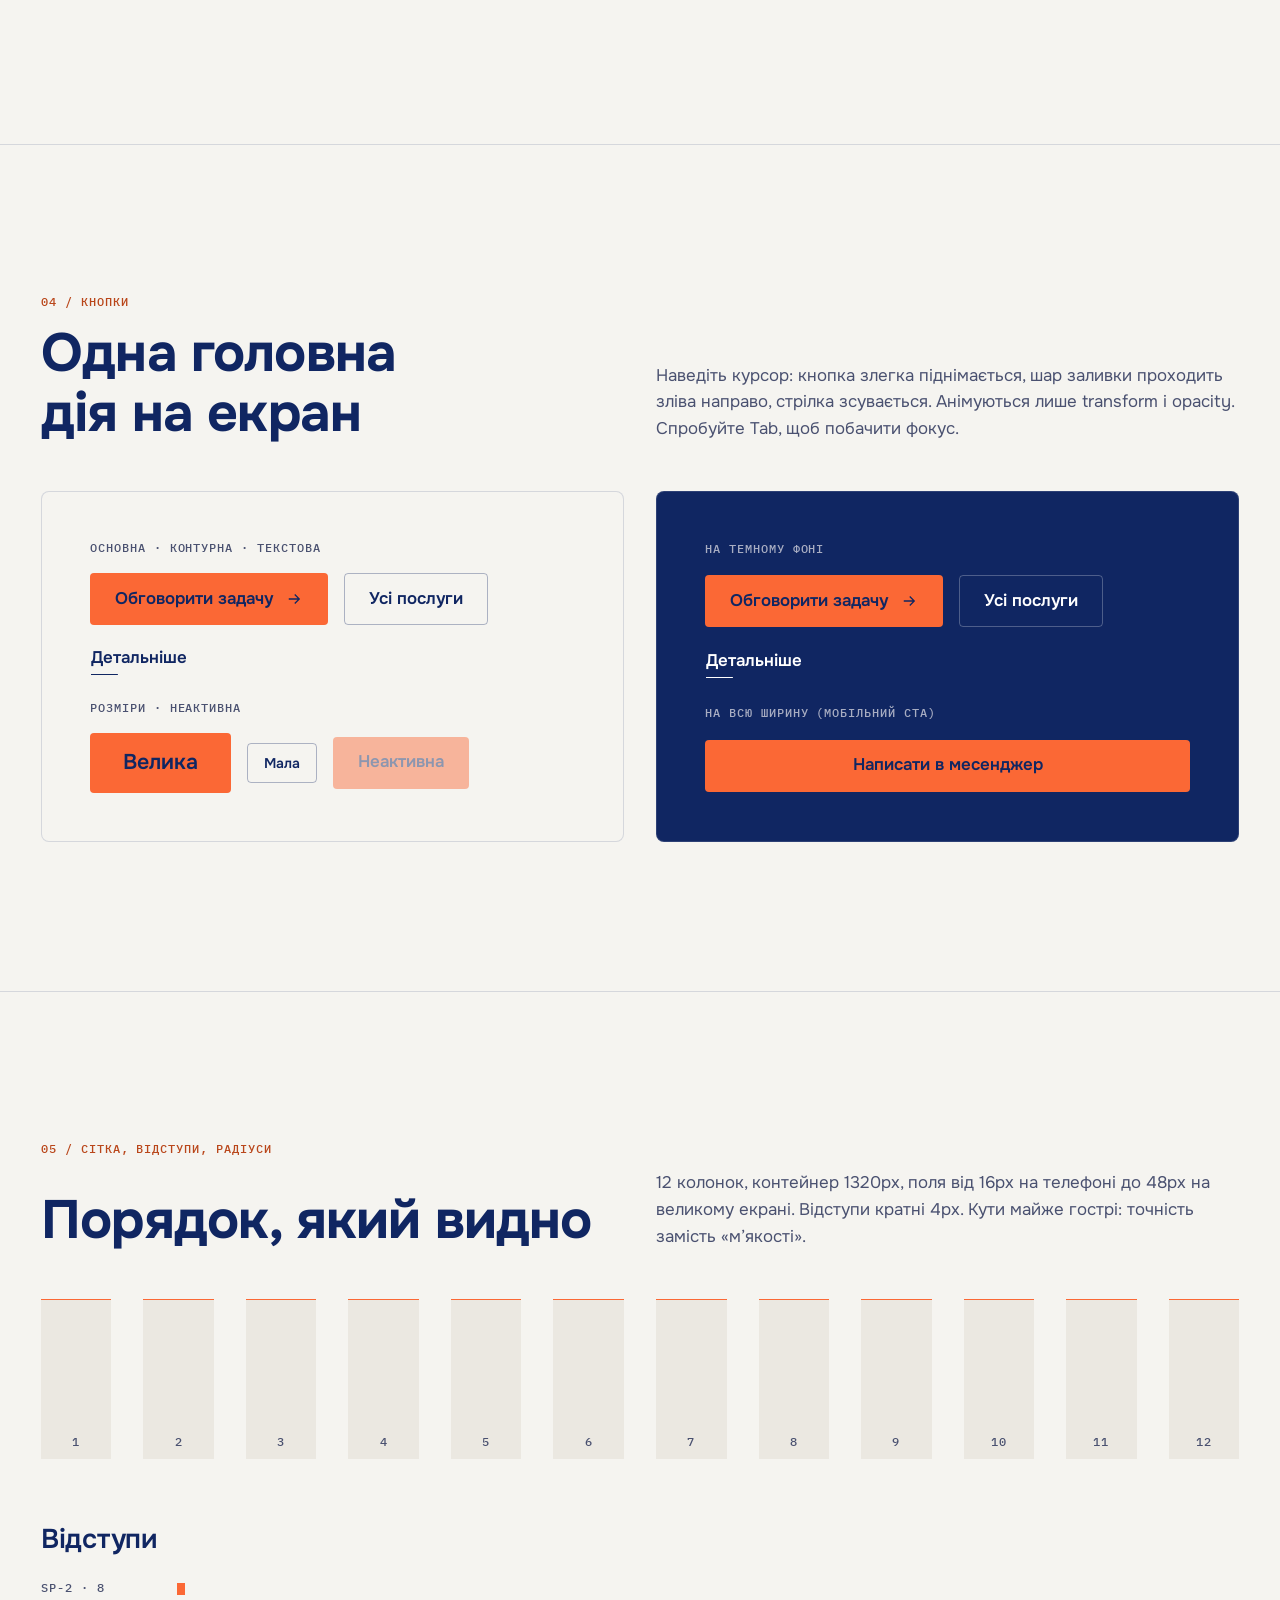
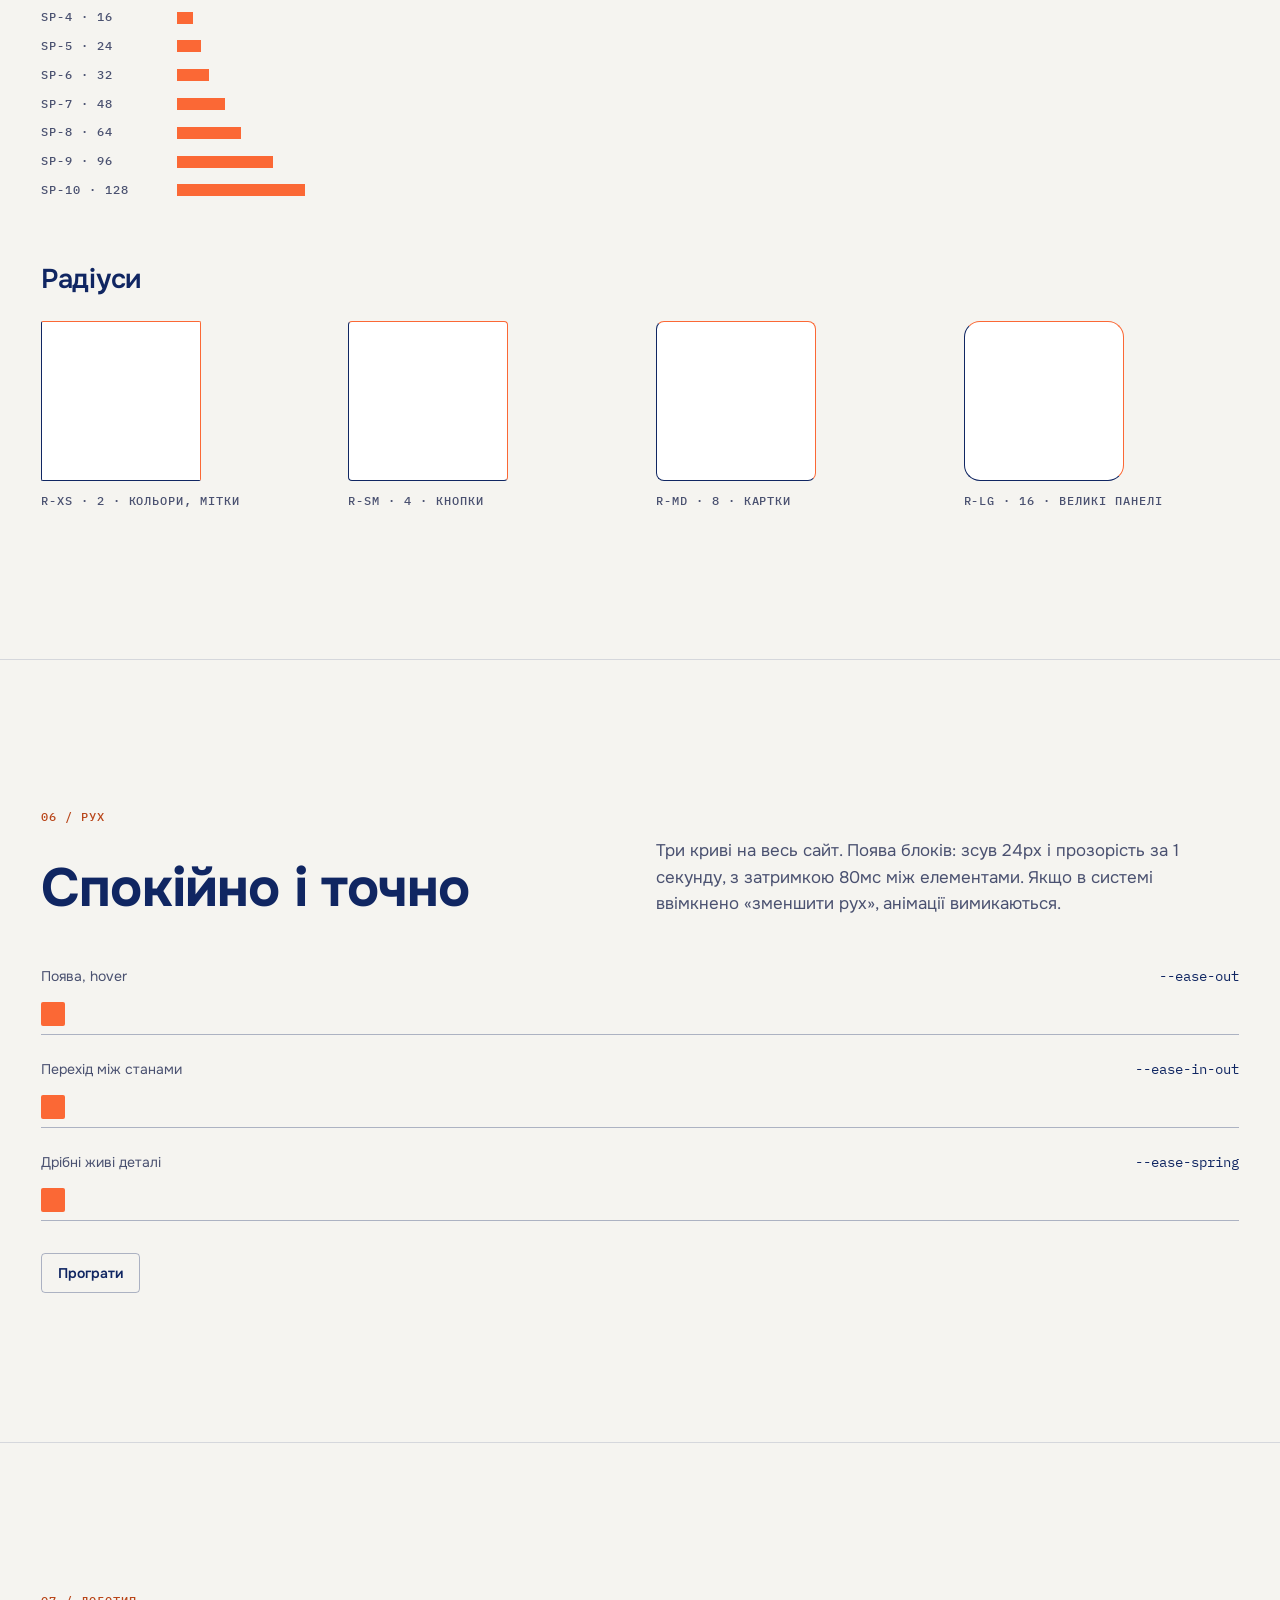
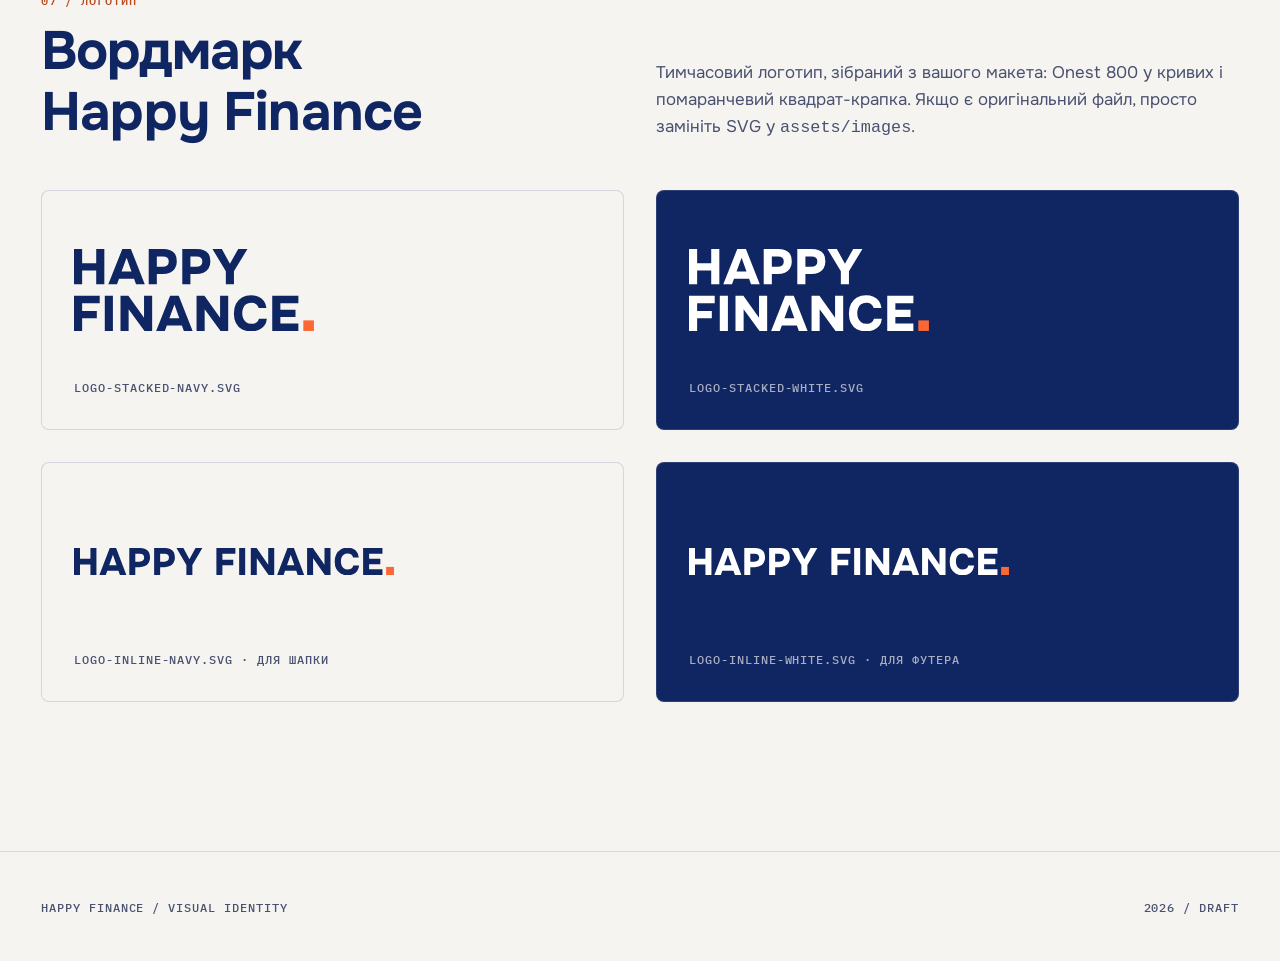
<file: blocks/00-design-system.html>
<!doctype html>
<html lang="uk">
<head>
  <meta charset="utf-8">
  <meta name="viewport" content="width=device-width, initial-scale=1">
  <title>Дизайн-система — Happy Finance</title>
  <meta name="description" content="Кольори, типографіка, кнопки, сітка й рух сайту Happy Finance.">
  <meta name="robots" content="noindex">
  <!-- Бібліотеки: немає. Цей блок працює на чистому CSS і кількох рядках JS. -->
  <link rel="preload" href="../assets/fonts/onest-var-cyrillic.woff2" as="font" type="font/woff2" crossorigin>
  <link rel="stylesheet" href="../css/tokens.css">
  <link rel="stylesheet" href="../css/base.css">
  <style>
    /* ===== 00 Design system: превʼю токенів. Префікс класів: ds__ ===== */

    /* --- Верхня панель (демо glass-шапки) --- */
    .ds__top {
      position: sticky;
      top: 0;
      z-index: var(--z-header);
      border-bottom: var(--hairline) solid var(--glass-border);
      background: var(--glass-bg);
      -webkit-backdrop-filter: blur(16px) saturate(140%);
      backdrop-filter: blur(16px) saturate(140%);
    }
    .ds__top-inner {
      display: flex;
      align-items: center;
      justify-content: space-between;
      gap: var(--sp-4);
      min-height: var(--header-h);
    }
    .ds__top-logo { width: 140px; height: auto; }
    .ds__top-meta { color: var(--fg-muted); white-space: nowrap; }
    .ds__top-meta--wide { display: none; }

    /* --- Інтро --- */
    .ds__intro {
      position: relative;
      overflow: hidden;
      padding-block: var(--sp-9) var(--sp-8);
    }
    .ds__intro-grid {
      position: absolute;
      inset: 0 0 0 auto;
      width: min(52%, 640px);
      background-image:
        linear-gradient(to right, var(--line) var(--hairline), transparent var(--hairline)),
        linear-gradient(to bottom, var(--line) var(--hairline), transparent var(--hairline));
      background-size: 48px 48px;
      -webkit-mask-image: linear-gradient(to left, #000 30%, transparent);
      mask-image: linear-gradient(to left, #000 30%, transparent);
      pointer-events: none;
    }
    .ds__intro-block {
      position: absolute;
      top: 0;
      right: 0;
      width: clamp(56px, 14vw, 240px);
      height: clamp(56px, 14vw, 240px);
      background: var(--accent);
      transform-origin: top right;
      animation: ds-block-in var(--dur-reveal) var(--ease-out) both;
    }
    @keyframes ds-block-in {
      from { transform: scale(0); }
      to { transform: scale(1); }
    }
    .ds__intro-inner { position: relative; }
    .ds__intro-logo {
      width: clamp(200px, 40vw, 420px);
      height: auto;
      margin-bottom: var(--sp-8);
    }
    .ds__intro-label { color: var(--brand-beige); margin-bottom: var(--sp-4); }
    .ds__intro-title { margin-bottom: var(--sp-5); max-width: 12ch; }
    .ds__intro-nav {
      display: flex;
      flex-wrap: wrap;
      gap: var(--sp-2) var(--sp-5);
      margin-top: var(--sp-7);
      padding: 0;
      list-style: none;
    }
    .ds__intro-nav a {
      color: var(--fg);
      text-decoration: none;
      opacity: 0.72;
      transition: opacity var(--dur-fast) var(--ease-out);
    }
    .ds__intro-nav a:hover { opacity: 1; }

    /* --- Загальне для секцій превʼю --- */
    .ds__section { border-top: var(--hairline) solid var(--line); }
    .ds__head {
      display: grid;
      gap: var(--sp-3);
      margin-bottom: var(--sp-7);
    }
    .ds__head-label { color: var(--accent-text); }
    .ds__head-note { color: var(--fg-muted); max-width: var(--measure); }

    /* --- 01 Палітра --- */
    .ds__swatches {
      display: grid;
      grid-template-columns: 1fr;
      gap: var(--grid-gap);
      padding: 0;
      list-style: none;
    }
    .ds__swatch {
      display: flex;
      flex-direction: column;
      gap: var(--sp-4);
    }
    .ds__chip {
      position: relative;
      display: flex;
      flex-direction: column;
      justify-content: space-between;
      align-items: flex-start;
      width: 100%;
      aspect-ratio: 16 / 9;
      padding: var(--sp-4);
      border: var(--hairline) solid var(--line);
      border-radius: var(--r-xs);
      text-align: left;
      transition: transform var(--dur-base) var(--ease-out);
    }
    @media (hover: hover) {
      .ds__chip:hover { transform: translateY(-4px); }
    }
    .ds__chip-role { font-family: var(--font-mono); font-size: var(--fs-label); letter-spacing: var(--ls-label); text-transform: uppercase; }
    .ds__chip-hex { font-size: var(--fs-h3); font-weight: var(--fw-bold); letter-spacing: 0.02em; }
    .ds__chip-copy {
      position: absolute;
      top: var(--sp-4);
      right: var(--sp-4);
      font-family: var(--font-mono);
      font-size: var(--fs-label);
      opacity: 0;
      transition: opacity var(--dur-fast) var(--ease-out);
    }
    .ds__chip:hover .ds__chip-copy,
    .ds__chip:focus-visible .ds__chip-copy { opacity: 0.8; }

    .ds__chip--navy { background: var(--brand-navy); color: var(--brand-white); }
    .ds__chip--white { background: var(--brand-white); color: var(--brand-navy); }
    .ds__chip--orange { background: var(--brand-orange); color: var(--brand-navy); }
    .ds__chip--beige { background: var(--brand-beige); color: var(--brand-navy); }
    .ds__chip--ink { background: var(--ink-900); color: var(--brand-white); }
    .ds__chip--ink800 { background: var(--ink-800); color: var(--brand-white); }
    .ds__chip--paper { background: var(--paper-100); color: var(--ink-900); }
    .ds__chip--paper200 { background: var(--paper-200); color: var(--ink-900); }
    .ds__chip--slate600 { background: var(--slate-600); color: var(--brand-white); }
    .ds__chip--slate300 { background: var(--slate-300); color: var(--ink-900); }
    .ds__chip--orange700 { background: var(--orange-700); color: var(--brand-white); }

    .ds__swatch-name { font-weight: var(--fw-semibold); color: var(--fg-strong); }
    .ds__swatch-use { color: var(--fg-muted); font-size: var(--fs-small); }
    .ds__ratios {
      display: grid;
      gap: var(--sp-1);
      margin: 0;
      padding-top: var(--sp-3);
      border-top: var(--hairline) solid var(--line);
      font-size: var(--fs-small);
    }
    .ds__ratio {
      display: flex;
      justify-content: space-between;
      gap: var(--sp-3);
    }
    .ds__ratio dt { color: var(--fg-muted); }
    .ds__ratio dd { margin: 0; font-family: var(--font-mono); }
    .ds__ok { color: var(--fg-strong); }
    .ds__ok::before { content: "✓ "; color: var(--accent-text); }
    .ds__bad { color: var(--fg-muted); text-decoration: line-through; }

    .ds__subhead { margin: var(--sp-8) 0 var(--sp-5); color: var(--fg-strong); }
    .ds__swatches--derived .ds__chip { aspect-ratio: 16 / 9; }

    /* --- 02 Теми --- */
    .ds__themes {
      display: grid;
      grid-template-columns: 1fr;
      gap: var(--grid-gap);
    }
    .ds__theme {
      display: grid;
      align-content: start;
      gap: var(--sp-4);
      padding: clamp(var(--sp-5), 4vw, var(--sp-7));
      border: var(--hairline) solid var(--line);
      border-radius: var(--r-md);
    }
    .ds__theme-label { color: var(--accent-text); }
    .ds__theme-text { color: var(--fg-muted); }
    .ds__theme-actions { display: flex; flex-wrap: wrap; gap: var(--sp-4); margin-top: var(--sp-3); }
    .ds__glass {
      padding: var(--sp-5);
      border: var(--hairline) solid var(--glass-border);
      border-radius: var(--r-md);
      background: var(--glass-bg);
      -webkit-backdrop-filter: blur(12px);
      backdrop-filter: blur(12px);
    }

    /* --- 03 Типографіка --- */
    .ds__fonts {
      display: grid;
      grid-template-columns: 1fr;
      gap: var(--grid-gap);
      margin-bottom: var(--sp-8);
    }
    .ds__font {
      display: grid;
      gap: var(--sp-3);
      padding: var(--sp-5);
      border: var(--hairline) solid var(--line);
      border-radius: var(--r-md);
      background: var(--bg-raised);
    }
    .ds__font-aa {
      font-size: clamp(4rem, 3rem + 5vw, 7rem);
      font-weight: var(--fw-black);
      line-height: 1;
      color: var(--fg-strong);
    }
    .ds__font-aa--mono { font-family: var(--font-mono); font-weight: var(--fw-medium); }
    .ds__font-chars { color: var(--fg-muted); word-break: break-all; }
    .ds__font-chars--mono { font-family: var(--font-mono); }

    .ds__type { margin: 0; padding: 0; list-style: none; }
    .ds__type-row {
      display: grid;
      grid-template-columns: 1fr;
      gap: var(--sp-3);
      padding-block: var(--sp-6);
      border-top: var(--hairline) solid var(--line);
    }
    .ds__type-meta { color: var(--fg-muted); }
    .ds__type-meta code { font-family: var(--font-mono); color: var(--fg-strong); }
    .ds__type-sample { min-width: 0; }

    /* --- 04 Кнопки --- */
    .ds__btn-panels {
      display: grid;
      grid-template-columns: 1fr;
      gap: var(--grid-gap);
    }
    .ds__btn-panel {
      display: grid;
      gap: var(--sp-5);
      padding: clamp(var(--sp-5), 4vw, var(--sp-7));
      border: var(--hairline) solid var(--line);
      border-radius: var(--r-md);
    }
    .ds__btn-row {
      display: flex;
      flex-wrap: wrap;
      align-items: center;
      gap: var(--sp-4);
    }
    .ds__btn-caption { color: var(--fg-muted); width: 100%; }

    /* --- 05 Сітка, відступи, радіуси --- */
    .ds__gridbox {
      position: relative;
      height: 160px;
      margin-bottom: var(--sp-8);
    }
    .ds__gridcol {
      display: flex;
      align-items: flex-end;
      justify-content: center;
      padding-bottom: var(--sp-2);
      background: var(--bg-sunken);
      border-top: var(--stroke) solid var(--accent);
      color: var(--fg-muted);
      transform-origin: bottom;
    }
    .ds__gridcol:nth-child(n + 5) { display: none; }

    .ds__spaces { display: grid; gap: var(--sp-3); margin: 0 0 var(--sp-8); padding: 0; list-style: none; }
    .ds__space {
      display: grid;
      grid-template-columns: 7.5rem 1fr;
      align-items: center;
      gap: var(--sp-4);
    }
    .ds__space-bar {
      height: 12px;
      background: var(--accent);
      transform-origin: left;
    }
    .ds__space-name { color: var(--fg-muted); }

    .ds__radii {
      display: grid;
      grid-template-columns: repeat(2, 1fr);
      gap: var(--grid-gap);
      margin: 0;
      padding: 0;
      list-style: none;
    }
    .ds__radius {
      display: grid;
      gap: var(--sp-3);
      color: var(--fg-muted);
    }
    .ds__radius-box {
      width: 100%;
      max-width: 160px;
      aspect-ratio: 1;
      border: var(--stroke) solid var(--fg-strong);
      border-top-color: var(--accent);
      border-right-color: var(--accent);
      background: var(--bg-raised);
    }

    /* --- 06 Рух --- */
    .ds__motion { display: grid; gap: var(--sp-5); margin: 0 0 var(--sp-6); padding: 0; list-style: none; }
    .ds__ease {
      display: grid;
      gap: var(--sp-2);
    }
    .ds__ease-track {
      position: relative;
      height: 40px;
      border-bottom: var(--hairline) solid var(--line-strong);
    }
    .ds__ease-dot {
      position: absolute;
      left: 0;
      bottom: 8px;
      width: 24px;
      height: 24px;
      background: var(--accent);
      border-radius: var(--r-xs);
      transition: transform var(--dur-reveal) var(--ease, linear);
    }
    .ds__ease--out { --ease: var(--ease-out); }
    .ds__ease--inout { --ease: var(--ease-in-out); }
    .ds__ease--spring { --ease: var(--ease-spring); }
    .ds__motion.is-played .ds__ease-dot { transform: translateX(var(--travel, 0px)); }
    .ds__ease-name { display: flex; justify-content: space-between; gap: var(--sp-3); color: var(--fg-muted); }
    .ds__ease-name code { font-family: var(--font-mono); color: var(--fg-strong); }
    .ds__motion-note { color: var(--fg-muted); margin-top: var(--sp-5); }

    /* --- 07 Лого --- */
    .ds__logos {
      display: grid;
      grid-template-columns: 1fr;
      gap: var(--grid-gap);
      margin: 0;
      padding: 0;
      list-style: none;
    }
    .ds__logo-card {
      display: grid;
      grid-template-rows: 1fr auto;
      gap: var(--sp-5);
      min-height: 240px;
      padding: var(--sp-6);
      border: var(--hairline) solid var(--line);
      border-radius: var(--r-md);
    }
    .ds__logo-card img { align-self: center; justify-self: start; }
    .ds__logo-img--stacked { width: min(240px, 100%); height: auto; }
    .ds__logo-img--inline { width: min(320px, 100%); height: auto; }
    .ds__logo-cap { color: var(--fg-muted); }

    /* --- Підвал превʼю --- */
    .ds__foot {
      padding-block: var(--sp-7);
      border-top: var(--hairline) solid var(--line);
      color: var(--fg-muted);
    }
    .ds__foot-inner { display: flex; flex-wrap: wrap; justify-content: space-between; gap: var(--sp-4); }

    /* --- Тиха поява при скролі (еталон для всіх блоків) --- */
    .ds__reveal {
      opacity: 0;
      transform: translateY(var(--reveal-shift));
      transition: opacity var(--dur-reveal) var(--ease-out),
                  transform var(--dur-reveal) var(--ease-out);
      transition-delay: calc(var(--i, 0) * var(--stagger));
    }
    .ds__reveal.is-visible { opacity: 1; transform: none; }
    .ds--no-js .ds__reveal { opacity: 1; transform: none; }

    /* --- Статус копіювання --- */
    .ds__toast {
      position: fixed;
      left: 50%;
      bottom: var(--sp-5);
      z-index: var(--z-overlay);
      padding: var(--sp-3) var(--sp-5);
      border-radius: var(--r-sm);
      background: var(--brand-navy);
      color: var(--brand-white);
      font-size: var(--fs-small);
      opacity: 0;
      transform: translate(-50%, 12px);
      transition: opacity var(--dur-base) var(--ease-out), transform var(--dur-base) var(--ease-out);
      pointer-events: none;
    }
    .ds__toast.is-shown { opacity: 1; transform: translate(-50%, 0); }

    /* ===== Планшет 768+ ===== */
    @media (min-width: 768px) {
      .ds__top-meta--wide { display: inline; }
      .ds__top-logo { width: 176px; }
      .ds__swatches { grid-template-columns: repeat(2, 1fr); }
      .ds__chip { aspect-ratio: 4 / 3; }
      .ds__swatches--derived { grid-template-columns: repeat(4, 1fr); }
      .ds__themes,
      .ds__btn-panels,
      .ds__fonts,
      .ds__logos { grid-template-columns: repeat(2, 1fr); }
      .ds__type-row { grid-template-columns: 14rem 1fr; gap: var(--sp-6); align-items: baseline; }
      .ds__gridcol:nth-child(n + 5) { display: flex; }
      .ds__radii { grid-template-columns: repeat(4, 1fr); }
      .ds__head { grid-template-columns: 1fr 1fr; align-items: end; column-gap: var(--grid-gap); }
      .ds__head-label { grid-column: 1 / -1; }
    }

    /* ===== Десктоп 1280+ ===== */
    @media (min-width: 1280px) {
      .ds__swatches { grid-template-columns: repeat(4, 1fr); }
      .ds__type-row { grid-template-columns: 18rem 1fr; }
      .ds__intro { padding-block: var(--sp-10) var(--sp-9); }
    }

    /* ===== Без руху ===== */
    @media (prefers-reduced-motion: reduce) {
      .ds__intro-block { animation: none; }
      .ds__reveal { opacity: 1; transform: none; }
    }
  </style>
</head>
<body>
  <a class="skip-link" href="#ds-main">Перейти до змісту</a>

  <header class="ds__top">
    <div class="container ds__top-inner">
      <img class="ds__top-logo" src="../assets/images/logo-inline-navy.svg" width="176" height="14" alt="Happy Finance">
      <p class="t-label ds__top-meta">00 / Design system<span class="ds__top-meta--wide"> · 2026 / draft</span></p>
    </div>
  </header>

  <main id="ds-main">
    <!-- ===== Інтро ===== -->
    <section class="ds__intro" data-theme="dark" aria-labelledby="ds-title">
      <div class="ds__intro-grid" aria-hidden="true"></div>
      <div class="ds__intro-block" aria-hidden="true"></div>
      <div class="container ds__intro-inner">
        <img class="ds__intro-logo" src="../assets/images/logo-stacked-white.svg" width="420" height="144" alt="Happy Finance">
        <p class="t-label ds__intro-label">Бухгалтерський супровід бізнесу</p>
        <h1 id="ds-title" class="t-display ds__intro-title">Дизайн-система</h1>
        <p class="t-lead">Кольори, шрифти, кнопки, сітка й рух, з яких складається кожен блок сайту. Усі значення живуть у <code>css/tokens.css</code>, тож зміна в одному місці оновлює весь сайт.</p>
        <ul class="ds__intro-nav t-label" role="list">
          <li><a href="#ds-colors">01 Палітра</a></li>
          <li><a href="#ds-themes">02 Теми</a></li>
          <li><a href="#ds-type">03 Типографіка</a></li>
          <li><a href="#ds-buttons">04 Кнопки</a></li>
          <li><a href="#ds-grid">05 Сітка</a></li>
          <li><a href="#ds-motion">06 Рух</a></li>
          <li><a href="#ds-logo">07 Лого</a></li>
        </ul>
      </div>
    </section>

    <!-- ===== 01 Палітра ===== -->
    <section class="section ds__section" id="ds-colors" aria-labelledby="ds-colors-title">
      <div class="container">
        <div class="ds__head">
          <p class="t-label ds__head-label">01 / Палітра</p>
          <h2 id="ds-colors-title" class="t-h2">Чотири кольори бренду</h2>
          <p class="ds__head-note">Синій тримає довіру, помаранчевий веде до дії, беж додає тепла. Натисніть на колір, щоб скопіювати HEX. Поруч контраст за WCAG: для звичайного тексту потрібно щонайменше 4.5:1.</p>
        </div>

        <ul class="ds__swatches" role="list">
          <li class="ds__swatch ds__reveal" style="--i:0">
            <button class="ds__chip ds__chip--navy" type="button" data-copy="#102662">
              <span class="ds__chip-role">01 / основний</span>
              <span class="ds__chip-copy" aria-hidden="true">копіювати</span>
              <span class="ds__chip-hex">#102662</span>
            </button>
            <p class="ds__swatch-name">Глибокий синій <code class="t-small t-muted">--brand-navy</code></p>
            <p class="ds__swatch-use">Заголовки, логотип, текст на помаранчевому.</p>
            <dl class="ds__ratios">
              <div class="ds__ratio"><dt>на білому</dt><dd class="ds__ok">14.2:1</dd></div>
              <div class="ds__ratio"><dt>на світлому фоні</dt><dd class="ds__ok">12.9:1</dd></div>
            </dl>
          </li>
          <li class="ds__swatch ds__reveal" style="--i:1">
            <button class="ds__chip ds__chip--white" type="button" data-copy="#FFFFFF">
              <span class="ds__chip-role">02 / базовий</span>
              <span class="ds__chip-copy" aria-hidden="true">копіювати</span>
              <span class="ds__chip-hex">#FFFFFF</span>
            </button>
            <p class="ds__swatch-name">Білий <code class="t-small t-muted">--brand-white</code></p>
            <p class="ds__swatch-use">Картки на світлому фоні, текст на темному.</p>
            <dl class="ds__ratios">
              <div class="ds__ratio"><dt>на темному фоні</dt><dd class="ds__ok">18.3:1</dd></div>
              <div class="ds__ratio"><dt>на синьому</dt><dd class="ds__ok">14.2:1</dd></div>
            </dl>
          </li>
          <li class="ds__swatch ds__reveal" style="--i:2">
            <button class="ds__chip ds__chip--orange" type="button" data-copy="#FB6835">
              <span class="ds__chip-role">03 / акцентний</span>
              <span class="ds__chip-copy" aria-hidden="true">копіювати</span>
              <span class="ds__chip-hex">#FB6835</span>
            </button>
            <p class="ds__swatch-name">Помаранчевий <code class="t-small t-muted">--brand-orange</code></p>
            <p class="ds__swatch-use">Головна кнопка, лінії, акценти. Дрібний текст на світлому лише відтінком <code>#B9461A</code>.</p>
            <dl class="ds__ratios">
              <div class="ds__ratio"><dt>синій текст на ньому</dt><dd class="ds__ok">4.8:1</dd></div>
              <div class="ds__ratio"><dt>як текст на темному</dt><dd class="ds__ok">6.2:1</dd></div>
              <div class="ds__ratio"><dt>білий текст на ньому</dt><dd class="ds__bad">2.9:1</dd></div>
            </dl>
          </li>
          <li class="ds__swatch ds__reveal" style="--i:3">
            <button class="ds__chip ds__chip--beige" type="button" data-copy="#CAAE99">
              <span class="ds__chip-role">04 / додатковий</span>
              <span class="ds__chip-copy" aria-hidden="true">копіювати</span>
              <span class="ds__chip-hex">#CAAE99</span>
            </button>
            <p class="ds__swatch-name">Теплий беж <code class="t-small t-muted">--brand-beige</code></p>
            <p class="ds__swatch-use">Мітки й підписи на темному, теплі деталі. Не для тексту на світлому.</p>
            <dl class="ds__ratios">
              <div class="ds__ratio"><dt>як текст на темному</dt><dd class="ds__ok">8.7:1</dd></div>
              <div class="ds__ratio"><dt>як текст на білому</dt><dd class="ds__bad">2.1:1</dd></div>
            </dl>
          </li>
        </ul>

        <h3 class="t-h3 ds__subhead">Похідні відтінки</h3>
        <p class="ds__head-note">Фони взяті з вашого макета, решта розрахована, щоб другорядний текст проходив контраст. Нових кольорів бренду не додаю.</p>
        <ul class="ds__swatches ds__swatches--derived" role="list" style="margin-top: var(--sp-5)">
          <li class="ds__swatch ds__reveal" style="--i:0">
            <button class="ds__chip ds__chip--ink" type="button" data-copy="#121420"><span class="ds__chip-role">темний фон</span><span class="ds__chip-hex">#121420</span></button>
            <p class="ds__swatch-use"><code>--ink-900</code> · Hero, CTA, footer</p>
          </li>
          <li class="ds__swatch ds__reveal" style="--i:1">
            <button class="ds__chip ds__chip--ink800" type="button" data-copy="#1A1D2B"><span class="ds__chip-role">поверхня</span><span class="ds__chip-hex">#1A1D2B</span></button>
            <p class="ds__swatch-use"><code>--ink-800</code> · картки на темному</p>
          </li>
          <li class="ds__swatch ds__reveal" style="--i:2">
            <button class="ds__chip ds__chip--paper" type="button" data-copy="#F5F4F0"><span class="ds__chip-role">світлий фон</span><span class="ds__chip-hex">#F5F4F0</span></button>
            <p class="ds__swatch-use"><code>--paper-100</code> · основні секції</p>
          </li>
          <li class="ds__swatch ds__reveal" style="--i:3">
            <button class="ds__chip ds__chip--paper200" type="button" data-copy="#EBE8E1"><span class="ds__chip-role">поверхня</span><span class="ds__chip-hex">#EBE8E1</span></button>
            <p class="ds__swatch-use"><code>--paper-200</code> · заглиблені зони</p>
          </li>
          <li class="ds__swatch ds__reveal" style="--i:4">
            <button class="ds__chip ds__chip--slate600" type="button" data-copy="#4A5170"><span class="ds__chip-role">текст 2</span><span class="ds__chip-hex">#4A5170</span></button>
            <p class="ds__swatch-use"><code>--slate-600</code> · 7.1:1 на світлому</p>
          </li>
          <li class="ds__swatch ds__reveal" style="--i:5">
            <button class="ds__chip ds__chip--slate300" type="button" data-copy="#A8ADC2"><span class="ds__chip-role">текст 2</span><span class="ds__chip-hex">#A8ADC2</span></button>
            <p class="ds__swatch-use"><code>--slate-300</code> · 8.2:1 на темному</p>
          </li>
          <li class="ds__swatch ds__reveal" style="--i:6">
            <button class="ds__chip ds__chip--orange700" type="button" data-copy="#B9461A"><span class="ds__chip-role">акцент-текст</span><span class="ds__chip-hex">#B9461A</span></button>
            <p class="ds__swatch-use"><code>--orange-700</code> · 4.8:1 на світлому</p>
          </li>
        </ul>
      </div>
    </section>

    <!-- ===== 02 Теми ===== -->
    <section class="section ds__section" id="ds-themes" aria-labelledby="ds-themes-title">
      <div class="container">
        <div class="ds__head">
          <p class="t-label ds__head-label">02 / Теми</p>
          <h2 id="ds-themes-title" class="t-h2">Світла і темна секція</h2>
          <p class="ds__head-note">Блок не знає конкретних кольорів, він бере <code>--bg</code>, <code>--fg</code>, <code>--accent</code>. Атрибут <code>data-theme="dark"</code> перемикає всю секцію.</p>
        </div>
        <div class="ds__themes">
          <div class="ds__theme ds__reveal" data-theme="light" style="--i:0">
            <p class="t-label ds__theme-label">01 / Світла</p>
            <h3 class="t-h3">Бухгалтерія — це ваш спокій</h3>
            <p class="ds__theme-text">Основні секції сайту: послуги, про нас, процес, FAQ.</p>
            <div class="ds__glass">
              <p class="t-small">Glass-поверхня: шапка або одна ключова картка, не більше.</p>
            </div>
            <div class="ds__theme-actions">
              <a class="btn btn--primary" href="#ds-themes">Звʼязатися</a>
              <a class="btn btn--outline" href="#ds-themes">Послуги</a>
            </div>
          </div>
          <div class="ds__theme ds__reveal" data-theme="dark" style="--i:1">
            <p class="t-label ds__theme-label">02 / Темна</p>
            <h3 class="t-h3">Бухгалтерія — це ваш спокій</h3>
            <p class="ds__theme-text">Hero, фінальний заклик і footer: темний фон тримає фокус.</p>
            <div class="ds__glass">
              <p class="t-small">Той самий компонент, інша тема. Жодних змін у коді блоку.</p>
            </div>
            <div class="ds__theme-actions">
              <a class="btn btn--primary" href="#ds-themes">Звʼязатися</a>
              <a class="btn btn--outline" href="#ds-themes">Послуги</a>
            </div>
          </div>
        </div>
      </div>
    </section>

    <!-- ===== 03 Типографіка ===== -->
    <section class="section ds__section" id="ds-type" aria-labelledby="ds-type-title">
      <div class="container">
        <div class="ds__head">
          <p class="t-label ds__head-label">03 / Типографіка</p>
          <h2 id="ds-type-title" class="t-h2">Два шрифти, чіткі ролі</h2>
          <p class="ds__head-note">Onest створений українською студією і добре тримає кирилицю. IBM Plex Mono дає мітки й цифри, що асоціюються з точністю обліку. Розміри плавно масштабуються від 360px до 1440px.</p>
        </div>

        <div class="ds__fonts">
          <div class="ds__font ds__reveal" style="--i:0">
            <p class="t-label t-muted">Onest · 400–800 · основний</p>
            <p class="ds__font-aa" aria-hidden="true">Аа Ґґ</p>
            <p class="ds__font-chars">АБВГҐДЕЄЖЗИІЇЙКЛМНОПРСТУФХЦЧШЩЬЮЯ абвгґдеєжзиіїйклмнопрстуфхцчшщьюя</p>
          </div>
          <div class="ds__font ds__reveal" style="--i:1">
            <p class="t-label t-muted">IBM Plex Mono · 400–500 · мітки й цифри</p>
            <p class="ds__font-aa ds__font-aa--mono" aria-hidden="true">01/</p>
            <p class="ds__font-chars ds__font-chars--mono">0123456789 ₴ % / — № 31.12.2026</p>
          </div>
        </div>

        <ul class="ds__type" role="list">
          <li class="ds__type-row">
            <p class="t-small ds__type-meta"><code>.t-display</code><br>44 → 100px · 800 · CAPS</p>
            <p class="t-display ds__type-sample" style="color: var(--fg-strong)">Happy Finance</p>
          </li>
          <li class="ds__type-row">
            <p class="t-small ds__type-meta"><code>.t-h2</code><br>32 → 58px · 700</p>
            <p class="t-h2 ds__type-sample" style="color: var(--fg-strong)">Бухгалтерський супровід бізнесу</p>
          </li>
          <li class="ds__type-row">
            <p class="t-small ds__type-meta"><code>.t-h3</code><br>22 → 28px · 600</p>
            <p class="t-h3 ds__type-sample" style="color: var(--fg-strong)">Щомісячний супровід ФОП</p>
          </li>
          <li class="ds__type-row">
            <p class="t-small ds__type-meta"><code>.t-lead</code><br>18 → 22px · 400</p>
            <p class="t-lead ds__type-sample">Бухгалтерія — це не просто документи, які потрібні податковій. Це ваш спокій та безпека зараз і в майбутньому.</p>
          </li>
          <li class="ds__type-row">
            <p class="t-small ds__type-meta"><code>.t-body</code><br>16 → 17px · 400 · 1.6</p>
            <p class="t-body ds__type-sample">Спочатку аналізуємо, як зараз працює бізнес. Лише після цього видно вузькі місця і те, що можна автоматизувати, щоб команді було простіше, а власник бачив реальні цифри.</p>
          </li>
          <li class="ds__type-row">
            <p class="t-small ds__type-meta"><code>.t-label</code><br>12px · mono · CAPS</p>
            <p class="t-label ds__type-sample" style="color: var(--accent-text)">03 / Послуги для ФОП</p>
          </li>
          <li class="ds__type-row">
            <p class="t-small ds__type-meta"><code>.placeholder</code><br>дані, яких ще немає</p>
            <p class="ds__type-sample">Телефон: <span class="placeholder">[ПЛЕЙСХОЛДЕР: телефон]</span></p>
          </li>
        </ul>
      </div>
    </section>

    <!-- ===== 04 Кнопки ===== -->
    <section class="section ds__section" id="ds-buttons" aria-labelledby="ds-buttons-title">
      <div class="container">
        <div class="ds__head">
          <p class="t-label ds__head-label">04 / Кнопки</p>
          <h2 id="ds-buttons-title" class="t-h2">Одна головна дія на екран</h2>
          <p class="ds__head-note">Наведіть курсор: кнопка злегка піднімається, шар заливки проходить зліва направо, стрілка зсувається. Анімуються лише transform і opacity. Спробуйте Tab, щоб побачити фокус.</p>
        </div>
        <div class="ds__btn-panels">
          <div class="ds__btn-panel ds__reveal" data-theme="light" style="--i:0">
            <div class="ds__btn-row">
              <p class="t-label ds__btn-caption">Основна · контурна · текстова</p>
              <a class="btn btn--primary" href="#ds-buttons">
                Обговорити задачу
                <svg class="btn__icon" viewBox="0 0 24 24" fill="none" stroke="currentColor" stroke-width="1.75" aria-hidden="true"><path d="M5 12h14M13 6l6 6-6 6"/></svg>
              </a>
              <a class="btn btn--outline" href="#ds-buttons">Усі послуги</a>
              <a class="btn btn--ghost" href="#ds-buttons">Детальніше</a>
            </div>
            <div class="ds__btn-row">
              <p class="t-label ds__btn-caption">Розміри · неактивна</p>
              <a class="btn btn--primary btn--lg" href="#ds-buttons">Велика</a>
              <a class="btn btn--outline btn--sm" href="#ds-buttons">Мала</a>
              <button class="btn btn--primary" type="button" disabled>Неактивна</button>
            </div>
          </div>
          <div class="ds__btn-panel ds__reveal" data-theme="dark" style="--i:1">
            <div class="ds__btn-row">
              <p class="t-label ds__btn-caption">На темному фоні</p>
              <a class="btn btn--primary" href="#ds-buttons">
                Обговорити задачу
                <svg class="btn__icon" viewBox="0 0 24 24" fill="none" stroke="currentColor" stroke-width="1.75" aria-hidden="true"><path d="M5 12h14M13 6l6 6-6 6"/></svg>
              </a>
              <a class="btn btn--outline" href="#ds-buttons">Усі послуги</a>
              <a class="btn btn--ghost" href="#ds-buttons">Детальніше</a>
            </div>
            <div class="ds__btn-row">
              <p class="t-label ds__btn-caption">На всю ширину (мобільний CTA)</p>
              <a class="btn btn--primary btn--block" href="#ds-buttons">Написати в месенджер</a>
            </div>
          </div>
        </div>
      </div>
    </section>

    <!-- ===== 05 Сітка ===== -->
    <section class="section ds__section" id="ds-grid" aria-labelledby="ds-grid-title">
      <div class="container">
        <div class="ds__head">
          <p class="t-label ds__head-label">05 / Сітка, відступи, радіуси</p>
          <h2 id="ds-grid-title" class="t-h2">Порядок, який видно</h2>
          <p class="ds__head-note">12 колонок, контейнер 1320px, поля від 16px на телефоні до 48px на великому екрані. Відступи кратні 4px. Кути майже гострі: точність замість «мʼякості».</p>
        </div>

        <div class="grid ds__gridbox" aria-hidden="true">
          <div class="ds__gridcol t-label">1</div><div class="ds__gridcol t-label">2</div><div class="ds__gridcol t-label">3</div><div class="ds__gridcol t-label">4</div>
          <div class="ds__gridcol t-label">5</div><div class="ds__gridcol t-label">6</div><div class="ds__gridcol t-label">7</div><div class="ds__gridcol t-label">8</div>
          <div class="ds__gridcol t-label">9</div><div class="ds__gridcol t-label">10</div><div class="ds__gridcol t-label">11</div><div class="ds__gridcol t-label">12</div>
        </div>

        <h3 class="t-h3 ds__subhead">Відступи</h3>
        <ul class="ds__spaces" role="list">
          <li class="ds__space"><code class="t-label ds__space-name">sp-2 · 8</code><span class="ds__space-bar" style="width: var(--sp-2)"></span></li>
          <li class="ds__space"><code class="t-label ds__space-name">sp-4 · 16</code><span class="ds__space-bar" style="width: var(--sp-4)"></span></li>
          <li class="ds__space"><code class="t-label ds__space-name">sp-5 · 24</code><span class="ds__space-bar" style="width: var(--sp-5)"></span></li>
          <li class="ds__space"><code class="t-label ds__space-name">sp-6 · 32</code><span class="ds__space-bar" style="width: var(--sp-6)"></span></li>
          <li class="ds__space"><code class="t-label ds__space-name">sp-7 · 48</code><span class="ds__space-bar" style="width: var(--sp-7)"></span></li>
          <li class="ds__space"><code class="t-label ds__space-name">sp-8 · 64</code><span class="ds__space-bar" style="width: var(--sp-8)"></span></li>
          <li class="ds__space"><code class="t-label ds__space-name">sp-9 · 96</code><span class="ds__space-bar" style="width: var(--sp-9)"></span></li>
          <li class="ds__space"><code class="t-label ds__space-name">sp-10 · 128</code><span class="ds__space-bar" style="width: var(--sp-10)"></span></li>
        </ul>

        <h3 class="t-h3 ds__subhead">Радіуси</h3>
        <ul class="ds__radii" role="list">
          <li class="ds__radius"><span class="ds__radius-box" style="border-radius: var(--r-xs)"></span><code class="t-label">r-xs · 2 · кольори, мітки</code></li>
          <li class="ds__radius"><span class="ds__radius-box" style="border-radius: var(--r-sm)"></span><code class="t-label">r-sm · 4 · кнопки</code></li>
          <li class="ds__radius"><span class="ds__radius-box" style="border-radius: var(--r-md)"></span><code class="t-label">r-md · 8 · картки</code></li>
          <li class="ds__radius"><span class="ds__radius-box" style="border-radius: var(--r-lg)"></span><code class="t-label">r-lg · 16 · великі панелі</code></li>
        </ul>
      </div>
    </section>

    <!-- ===== 06 Рух ===== -->
    <section class="section ds__section" id="ds-motion" aria-labelledby="ds-motion-title">
      <div class="container">
        <div class="ds__head">
          <p class="t-label ds__head-label">06 / Рух</p>
          <h2 id="ds-motion-title" class="t-h2">Спокійно і точно</h2>
          <p class="ds__head-note">Три криві на весь сайт. Поява блоків: зсув 24px і прозорість за 1 секунду, з затримкою 80мс між елементами. Якщо в системі ввімкнено «зменшити рух», анімації вимикаються.</p>
        </div>
        <ul class="ds__motion" role="list" data-ds-motion>
          <li class="ds__ease ds__ease--out">
            <p class="t-small ds__ease-name"><span>Поява, hover</span><code>--ease-out</code></p>
            <div class="ds__ease-track"><span class="ds__ease-dot"></span></div>
          </li>
          <li class="ds__ease ds__ease--inout">
            <p class="t-small ds__ease-name"><span>Перехід між станами</span><code>--ease-in-out</code></p>
            <div class="ds__ease-track"><span class="ds__ease-dot"></span></div>
          </li>
          <li class="ds__ease ds__ease--spring">
            <p class="t-small ds__ease-name"><span>Дрібні живі деталі</span><code>--ease-spring</code></p>
            <div class="ds__ease-track"><span class="ds__ease-dot"></span></div>
          </li>
        </ul>
        <button class="btn btn--outline btn--sm" type="button" data-ds-play aria-pressed="false">Програти</button>
      </div>
    </section>

    <!-- ===== 07 Лого ===== -->
    <section class="section ds__section" id="ds-logo" aria-labelledby="ds-logo-title">
      <div class="container">
        <div class="ds__head">
          <p class="t-label ds__head-label">07 / Логотип</p>
          <h2 id="ds-logo-title" class="t-h2">Вордмарк Happy Finance</h2>
          <p class="ds__head-note">Тимчасовий логотип, зібраний з вашого макета: Onest 800 у кривих і помаранчевий квадрат-крапка. Якщо є оригінальний файл, просто замініть SVG у <code>assets/images</code>.</p>
        </div>
        <ul class="ds__logos" role="list">
          <li class="ds__logo-card ds__reveal" data-theme="light" style="--i:0">
            <img class="ds__logo-img--stacked" src="../assets/images/logo-stacked-navy.svg" width="240" height="82" alt="Happy Finance, вертикальний, на світлому" loading="lazy">
            <p class="t-label ds__logo-cap">logo-stacked-navy.svg</p>
          </li>
          <li class="ds__logo-card ds__reveal" data-theme="dark" style="--i:1">
            <img class="ds__logo-img--stacked" src="../assets/images/logo-stacked-white.svg" width="240" height="82" alt="Happy Finance, вертикальний, на темному" loading="lazy">
            <p class="t-label ds__logo-cap">logo-stacked-white.svg</p>
          </li>
          <li class="ds__logo-card ds__reveal" data-theme="light" style="--i:2">
            <img class="ds__logo-img--inline" src="../assets/images/logo-inline-navy.svg" width="320" height="26" alt="Happy Finance, горизонтальний, на світлому" loading="lazy">
            <p class="t-label ds__logo-cap">logo-inline-navy.svg · для шапки</p>
          </li>
          <li class="ds__logo-card ds__reveal" data-theme="dark" style="--i:3">
            <img class="ds__logo-img--inline" src="../assets/images/logo-inline-white.svg" width="320" height="26" alt="Happy Finance, горизонтальний, на темному" loading="lazy">
            <p class="t-label ds__logo-cap">logo-inline-white.svg · для футера</p>
          </li>
        </ul>
      </div>
    </section>
  </main>

  <footer class="ds__foot">
    <div class="container ds__foot-inner t-label">
      <span>Happy Finance / Visual identity</span>
      <span>2026 / draft</span>
    </div>
  </footer>

  <p class="ds__toast" role="status" aria-live="polite" data-ds-toast></p>

  <script>
    (function initDesignSystem() {
      var root = document.documentElement;
      var reduceMotion = window.matchMedia("(prefers-reduced-motion: reduce)").matches;

      /* Тиха поява при скролі */
      var reveals = document.querySelectorAll(".ds__reveal");
      if (!("IntersectionObserver" in window) || reduceMotion) {
        root.classList.add("ds--no-js");
      } else {
        var io = new IntersectionObserver(function (entries) {
          entries.forEach(function (entry) {
            if (entry.isIntersecting) {
              entry.target.classList.add("is-visible");
              io.unobserve(entry.target);
            }
          });
        }, { rootMargin: "0px 0px -10% 0px", threshold: 0.1 });
        reveals.forEach(function (el) { io.observe(el); });
      }

      /* Копіювання HEX */
      var toast = document.querySelector("[data-ds-toast]");
      var toastTimer;
      function showToast(text) {
        toast.textContent = text;
        toast.classList.add("is-shown");
        clearTimeout(toastTimer);
        toastTimer = setTimeout(function () { toast.classList.remove("is-shown"); }, 1600);
      }
      document.querySelectorAll("[data-copy]").forEach(function (btn) {
        btn.setAttribute("aria-label", "Скопіювати " + btn.dataset.copy);
        btn.addEventListener("click", function () {
          var hex = btn.dataset.copy;
          if (navigator.clipboard && window.isSecureContext) {
            navigator.clipboard.writeText(hex).then(
              function () { showToast(hex + " скопійовано"); },
              function () { showToast(hex); }
            );
          } else {
            showToast(hex);
          }
        });
      });

      /* Демо кривих руху */
      var motion = document.querySelector("[data-ds-motion]");
      var play = document.querySelector("[data-ds-play]");
      function setTravel() {
        var track = motion.querySelector(".ds__ease-track");
        var dot = motion.querySelector(".ds__ease-dot");
        motion.style.setProperty("--travel", (track.clientWidth - dot.offsetWidth) + "px");
      }
      setTravel();
      window.addEventListener("resize", setTravel, { passive: true });
      play.addEventListener("click", function () {
        var on = motion.classList.toggle("is-played");
        play.setAttribute("aria-pressed", String(on));
        play.textContent = on ? "Назад" : "Програти";
      });
    })();
  </script>
</body>
</html>
</file>
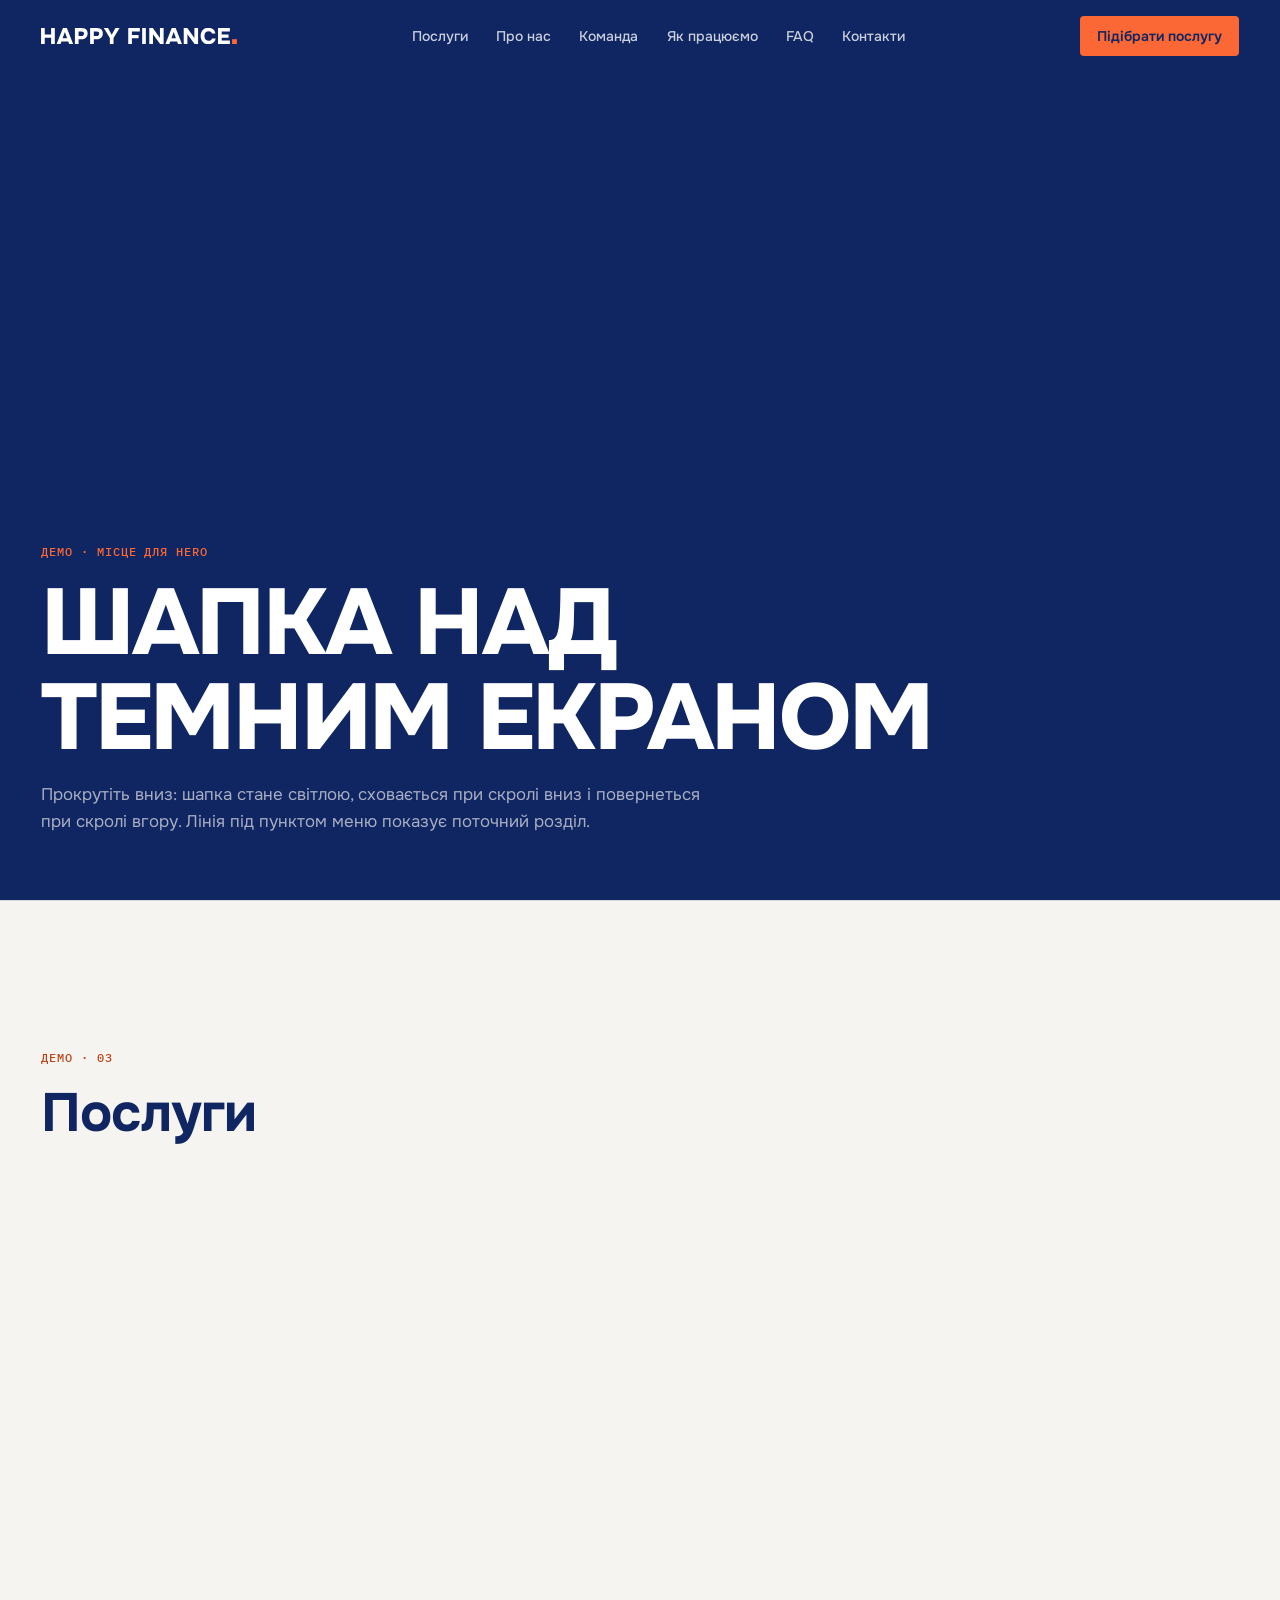
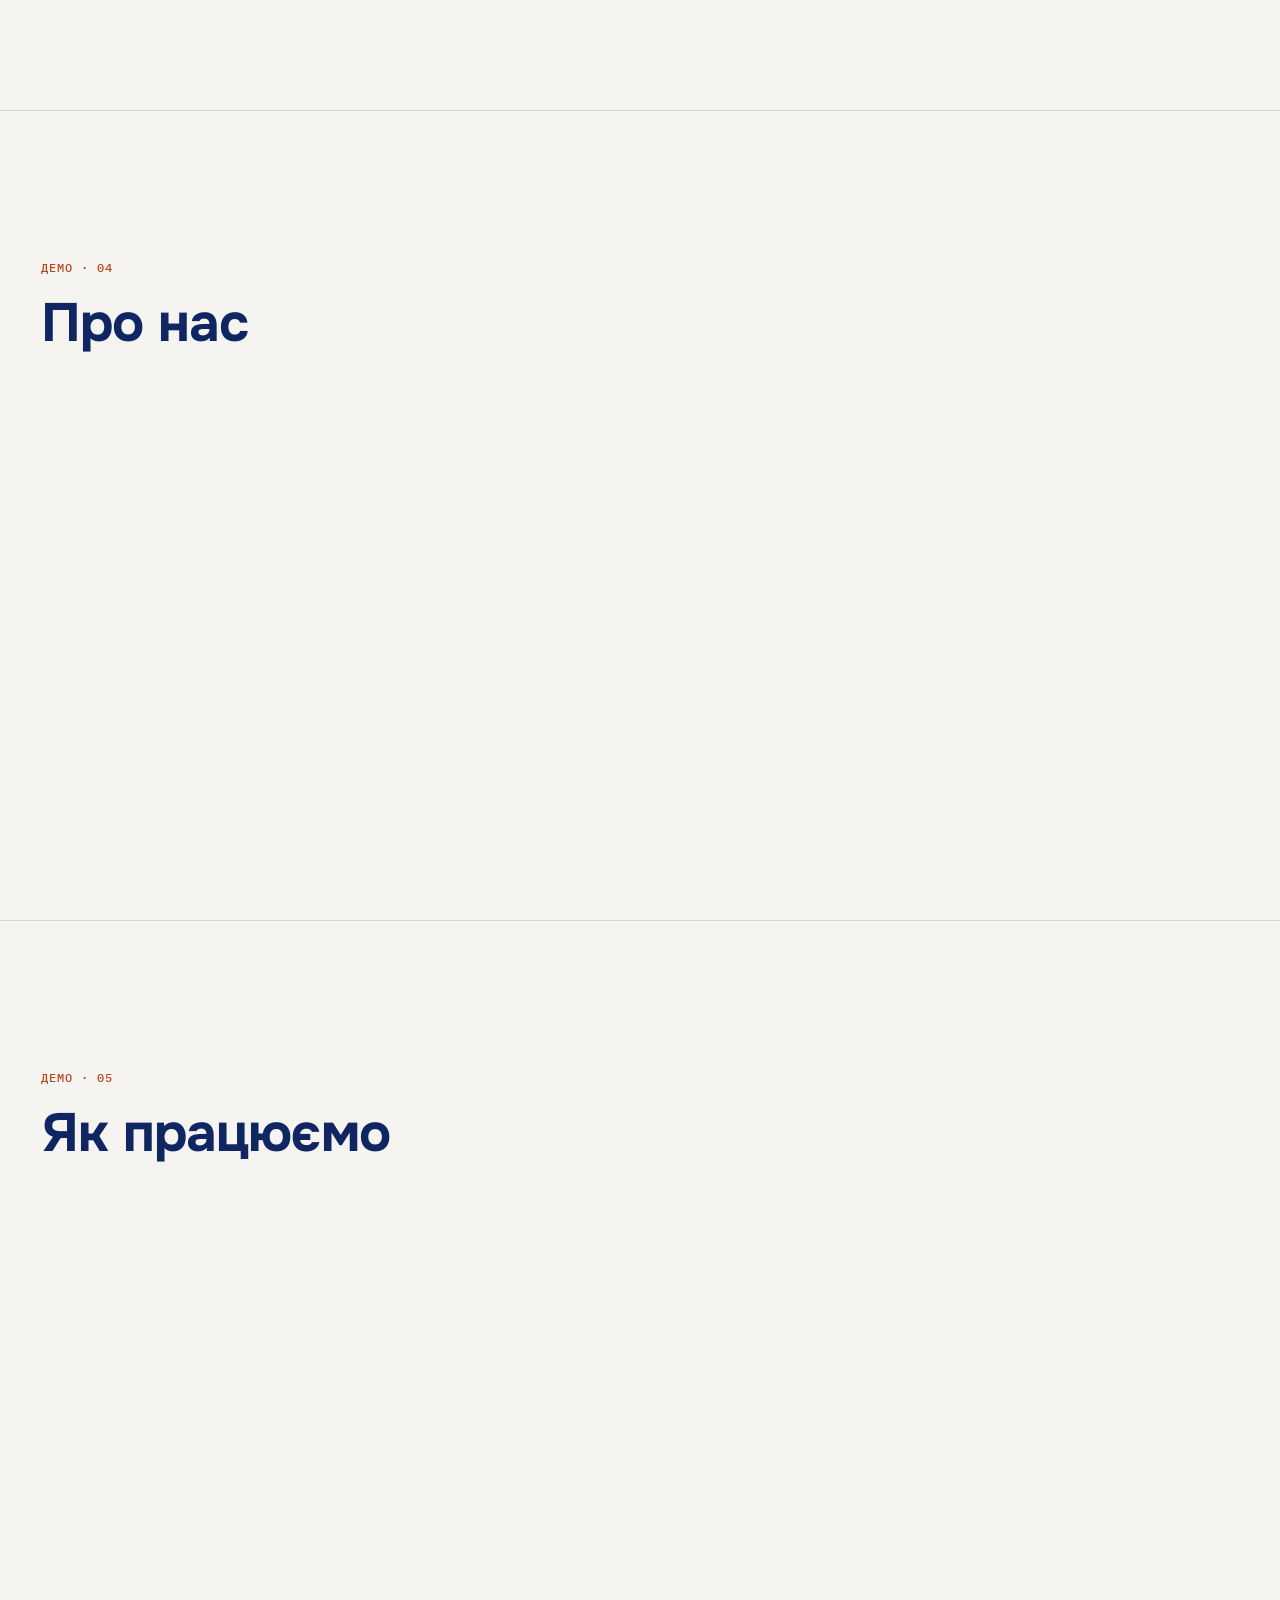
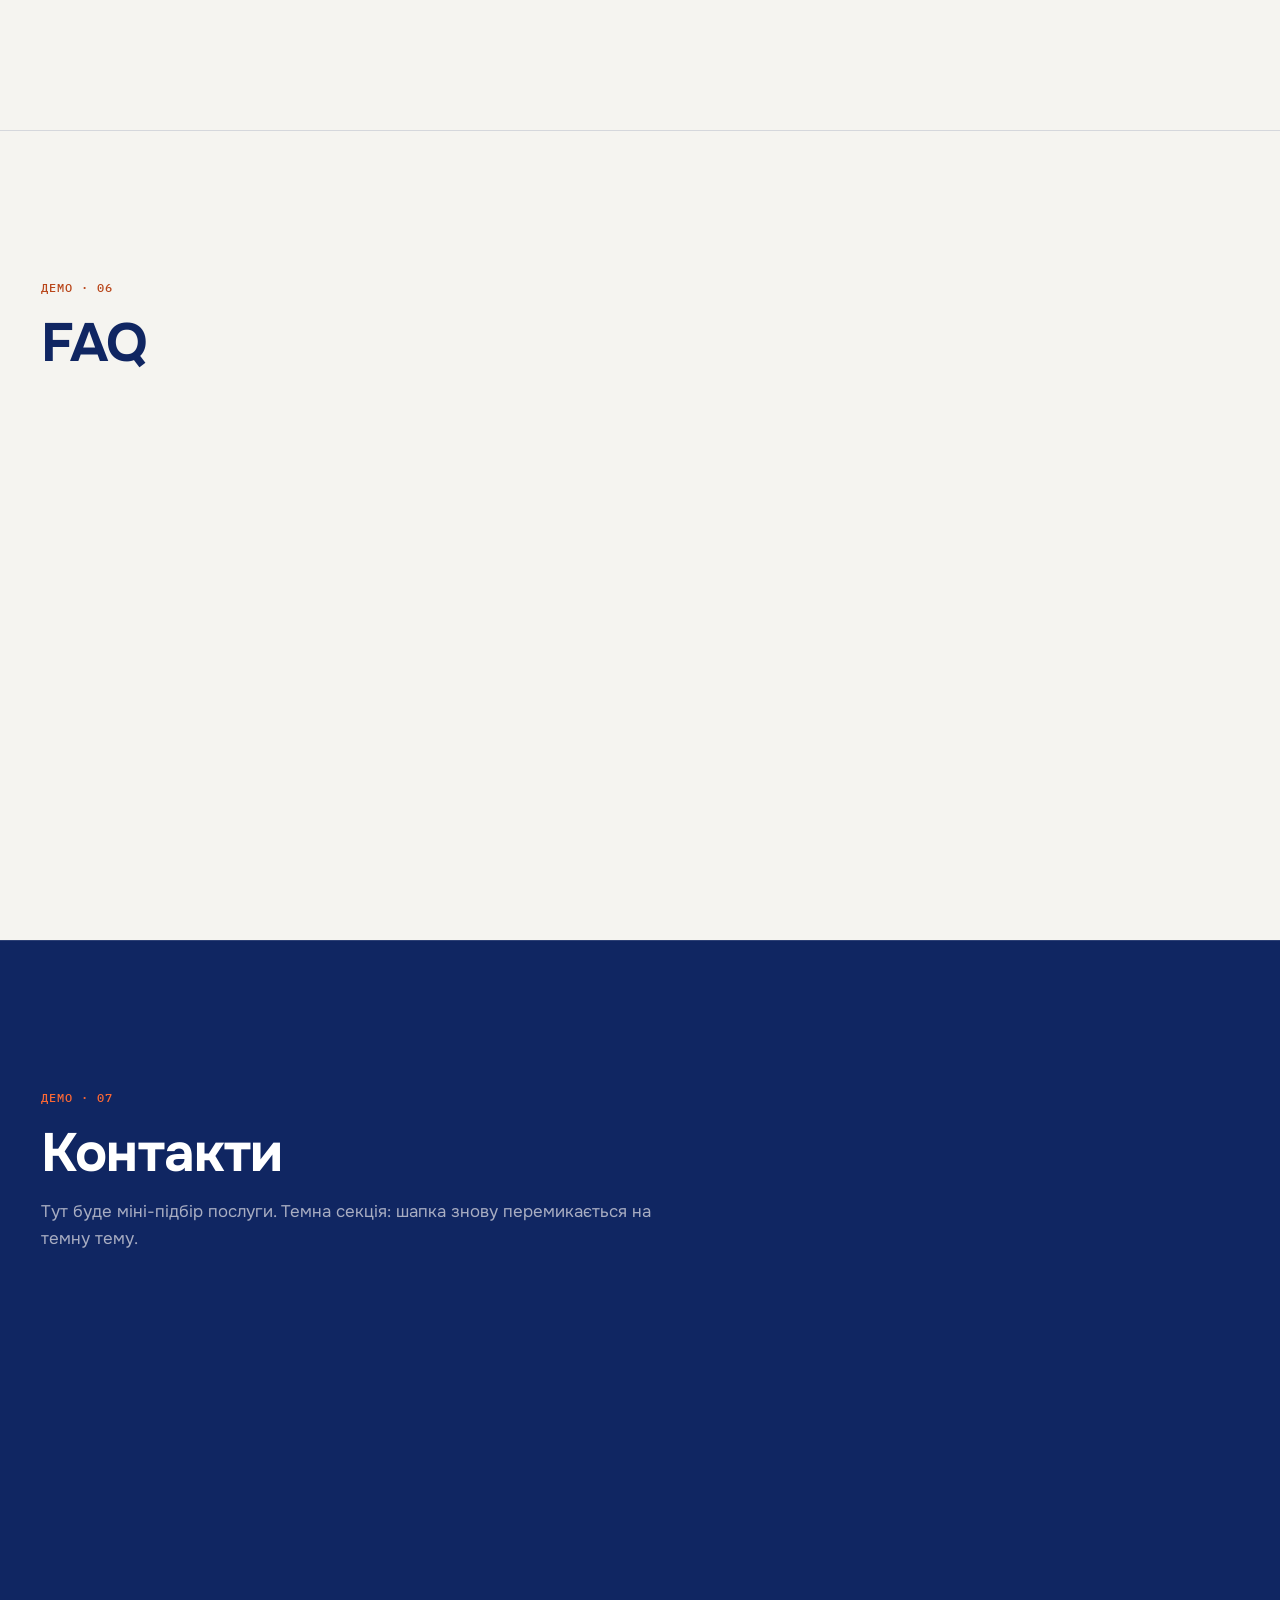
<file: blocks/01-header.html>
<!doctype html>
<html lang="uk">
<head>
  <meta charset="utf-8">
  <meta name="viewport" content="width=device-width, initial-scale=1">
  <title>01 Header — Happy Finance</title>
  <meta name="robots" content="noindex">
  <!-- Бібліотеки: немає. Логіка шапки на vanilla JS (IntersectionObserver + один пасивний scroll-слухач). -->
  <link rel="preload" href="../assets/fonts/onest-var-cyrillic.woff2" as="font" type="font/woff2" crossorigin>
  <link rel="stylesheet" href="../css/tokens.css">
  <link rel="stylesheet" href="../css/base.css">
  <script src="../js/config.js"></script>
  <script src="../js/contacts.js"></script>
  <style>
    /* ===== 01 Header. Префікс класів: hdr__ ===== */

    .hdr {
      --hdr-shift: 8px;            /* на скільки «стискається» шапка після першого екрана */
      position: fixed;
      inset: 0 0 auto 0;
      z-index: var(--z-header);
      height: var(--header-h);
      background: transparent;     /* перекриває фон від [data-theme] з base.css */
      transition: transform var(--dur-slow) var(--ease-out);
    }

    /* Glass-фон: зʼявляється через opacity, тема бере кольори з токенів */
    .hdr__bg {
      position: absolute;
      inset: 0;
      background: var(--glass-bg);
      border-bottom: var(--hairline) solid var(--glass-border);
      -webkit-backdrop-filter: blur(16px) saturate(140%);
      backdrop-filter: blur(16px) saturate(140%);
      opacity: 0;
      transition: opacity var(--dur-base) var(--ease-out);
      pointer-events: none;
    }

    .hdr__inner {
      position: relative;
      z-index: 2;
      display: flex;
      align-items: center;
      gap: var(--sp-5);
      height: var(--header-h);
      transition: transform var(--dur-slow) var(--ease-out);
    }

    /* Стан «після першого екрана»: фон видно, смуга візуально 72 → 64px */
    .hdr.is-scrolled { transform: translateY(calc(var(--hdr-shift) * -1)); }
    .hdr.is-scrolled .hdr__inner { transform: translateY(calc(var(--hdr-shift) / 2)); }
    .hdr.is-scrolled .hdr__bg { opacity: 1; }

    /* Шапка закріплена: лишається видимою під час прокрутки */

    /* --- Лого: дві версії, перехід через opacity --- */
    .hdr__logo {
      position: relative;
      flex: none;
      display: block;
      width: 156px;
      margin-right: auto;
      line-height: 0;
      /* більша зона дотику без зміни вигляду */
      padding-block: 14px;
      margin-block: -14px;
    }
    .hdr__logo-img {
      width: 100%;
      height: auto;
      transition: opacity var(--dur-base) var(--ease-out);
    }
    .hdr__logo-img--dark {
      position: absolute;
      inset: 14px 0;               /* та сама позиція, що й у світлого лого, з урахуванням padding-block */
      opacity: 0;
    }
    .hdr[data-theme="light"] .hdr__logo-img--light { opacity: 0; }
    .hdr[data-theme="light"] .hdr__logo-img--dark { opacity: 1; }

    /* --- Навігація (десктоп) --- */
    .hdr__nav {
      position: relative;
      display: none;
    }
    .hdr__list {
      display: flex;
      gap: clamp(var(--sp-4), 2.2vw, var(--sp-6));
      margin: 0;
      padding: 0;
      list-style: none;
    }
    .hdr__link {
      position: relative;
      display: block;
      padding-block: var(--sp-2);
      color: var(--fg);
      font-size: var(--fs-small);
      font-weight: var(--fw-medium);
      text-decoration: none;
      opacity: 0.78;
      transition: opacity var(--dur-fast) var(--ease-out);
    }
    .hdr__link:hover,
    .hdr__link[aria-current="true"],
    .hdr__link[aria-current="page"] { opacity: 1; }

    /* Лінія активного розділу: рухається і масштабується лише через transform */
    .hdr__indicator {
      position: absolute;
      left: 0;
      bottom: 0;
      width: 1px;
      height: var(--stroke);
      background: var(--accent);
      transform-origin: left center;
      transform: translateX(0) scaleX(0);
      opacity: 0;
      transition: transform var(--dur-slow) var(--ease-out), opacity var(--dur-base) var(--ease-out);
      pointer-events: none;
    }

    .hdr__cta { display: none; flex: none; }

    /* --- Бургер --- */
    .hdr__burger {
      position: relative;
      flex: none;
      width: 44px;
      height: 44px;
      margin-right: calc(var(--sp-2) * -1);
      color: var(--fg-strong);
      border-radius: var(--r-sm);
    }
    .hdr__burger-line {
      position: absolute;
      left: 11px;
      width: 22px;
      height: var(--stroke);
      background: currentColor;
      transition: transform var(--dur-base) var(--ease-out);
    }
    .hdr__burger-line:nth-child(1) { top: 17px; }
    .hdr__burger-line:nth-child(2) { top: 25px; }
    .hdr__burger[aria-expanded="true"] .hdr__burger-line:nth-child(1) { transform: translateY(4px) rotate(45deg); }
    .hdr__burger[aria-expanded="true"] .hdr__burger-line:nth-child(2) { transform: translateY(-4px) rotate(-45deg); }

    /* --- Мобільне меню --- */
    .hdr__menu {
      position: fixed;
      inset: 0;
      z-index: 1;
      display: flex;
      flex-direction: column;
      overflow-y: auto;
      overscroll-behavior: contain;
      padding-top: calc(var(--header-h) + var(--sp-6));
      background: var(--bg);
      opacity: 0;
      visibility: hidden;
      transition: opacity var(--dur-base) var(--ease-out), visibility 0s linear var(--dur-base);
    }
    .hdr__menu-inner {
      position: relative;
      display: flex;
      flex: 1;
      flex-direction: column;
      gap: var(--sp-7);
      padding-bottom: var(--sp-6);
    }
    .hdr__menu-list {
      margin: 0;
      padding: 0;
      list-style: none;
      border-top: var(--hairline) solid var(--line);
    }
    .hdr__menu-item {
      border-bottom: var(--hairline) solid var(--line);
      opacity: 0;
      transform: translateY(var(--reveal-shift));
      transition: opacity var(--dur-slow) var(--ease-out), transform var(--dur-slow) var(--ease-out);
    }
    .hdr__menu-link {
      display: flex;
      align-items: baseline;
      gap: var(--sp-4);
      padding-block: var(--sp-4);
      color: var(--fg);
      font-size: clamp(1.75rem, 1.2rem + 2.4vw, 2.5rem);
      font-weight: var(--fw-bold);
      letter-spacing: var(--ls-heading);
      line-height: 1.1;
      text-decoration: none;
    }
    .hdr__menu-num { position: relative; min-width: 2ch; color: var(--accent-text); }
    .hdr__menu-num::after {
      content: "";
      position: absolute;
      top: 50%;
      right: -10px;
      width: 5px;
      height: 5px;
      margin-top: -2px;
      border-radius: var(--r-pill);
      background: var(--accent);
      transform: scale(0);
      transition: transform var(--dur-base) var(--ease-spring);
    }
    .hdr__menu-link[aria-current="true"] .hdr__menu-num::after,
    .hdr__menu-link[aria-current="page"] .hdr__menu-num::after { transform: scale(1); }

    .hdr__menu-foot {
      display: grid;
      gap: var(--sp-5);
      margin-top: auto;
      opacity: 0;
      transform: translateY(var(--reveal-shift));
      transition: opacity var(--dur-slow) var(--ease-out), transform var(--dur-slow) var(--ease-out);
    }
    .hdr__contacts a { display: inline-block; padding-block: 4px; margin-block: -4px; }
    .hdr__contacts {
      display: grid;
      gap: var(--sp-2);
      margin: 0;
      padding: 0;
      list-style: none;
      color: var(--fg-muted);
      font-size: var(--fs-small);
    }

    /* Відкрите меню */
    .hdr.is-open { transform: none; }
    .hdr.is-open .hdr__inner { transform: none; }
    .hdr.is-open .hdr__bg { opacity: 0; }
    .hdr.is-open .hdr__menu {
      opacity: 1;
      visibility: visible;
      transition: opacity var(--dur-base) var(--ease-out), visibility 0s;
    }
    .hdr.is-open .hdr__menu-item,
    .hdr.is-open .hdr__menu-foot {
      opacity: 1;
      transform: none;
      transition-delay: calc(var(--dur-fast) + var(--i, 0) * var(--stagger));
    }

    /* ===== Планшет 768+ : зʼявляється кнопка ===== */
    @media (min-width: 768px) {
      .hdr__logo { width: 180px; }
      .hdr__cta { display: inline-flex; }
    }

    /* ===== Десктоп 1024+ : повна навігація, без бургера ===== */
    @media (min-width: 1024px) {
      .hdr__logo { width: 196px; margin-right: 0; }
      .hdr__nav { display: block; margin-inline: auto; }
      .hdr__burger,
      .hdr__menu { display: none; }
    }

    @media (prefers-reduced-motion: reduce) {
      .hdr,
      .hdr__inner { transition: none; }
    }

    /* ===== ДЕМО: секції лише для перевірки шапки, у сайт не входять ===== */
    .hdr-demo__hero {
      display: grid;
      align-content: end;
      min-height: 100vh;
      padding-block: var(--sp-10) var(--sp-8);
    }
    .hdr-demo__section {
      min-height: 90vh;
      padding-block: var(--section-y);
      border-top: var(--hairline) solid var(--line);
    }
    .hdr-demo__label { color: var(--accent-text); margin-bottom: var(--sp-4); }
    .hdr-demo__note { color: var(--fg-muted); margin-top: var(--sp-4); max-width: var(--measure); }
  </style>
</head>
<body>

  <!-- ================= БЛОК 01 HEADER ================= -->
  <a class="skip-link" href="#main">Перейти до змісту</a>

  <header class="hdr" data-hdr data-theme="dark">
    <div class="hdr__bg" aria-hidden="true"></div>

    <div class="container hdr__inner">
      <a class="hdr__logo" href="#top" aria-label="Happy Finance, на початок сторінки">
        <img class="hdr__logo-img hdr__logo-img--light" src="../assets/images/logo-inline-white.svg" width="196" height="16" alt="">
        <img class="hdr__logo-img hdr__logo-img--dark" src="../assets/images/logo-inline-navy.svg" width="196" height="16" alt="">
      </a>

      <nav class="hdr__nav" aria-label="Основна навігація">
        <ul class="hdr__list" role="list">
          <li><a class="hdr__link" href="#services">Послуги</a></li>
          <li><a class="hdr__link" href="#about">Про нас</a></li>
          <li><a class="hdr__link" href="../team.html">Команда</a></li>
          <li><a class="hdr__link" href="#process">Як працюємо</a></li>
          <li><a class="hdr__link" href="#faq">FAQ</a></li>
          <li><a class="hdr__link" href="#contact">Контакти</a></li>
        </ul>
        <span class="hdr__indicator" aria-hidden="true"></span>
      </nav>

      <a class="btn btn--primary btn--sm hdr__cta" href="#match">Підібрати послугу</a>

      <button class="hdr__burger" type="button" aria-expanded="false" aria-controls="hdr-menu" aria-label="Відкрити меню">
        <span class="hdr__burger-line"></span>
        <span class="hdr__burger-line"></span>
      </button>
    </div>

    <div class="hdr__menu" id="hdr-menu" data-theme="dark" role="dialog" aria-modal="true" aria-label="Меню">
      <div class="container hdr__menu-inner">
        <ul class="hdr__menu-list" role="list">
          <li class="hdr__menu-item" style="--i:0"><a class="hdr__menu-link" href="#services"><span class="t-label hdr__menu-num">01</span>Послуги</a></li>
          <li class="hdr__menu-item" style="--i:1"><a class="hdr__menu-link" href="#about"><span class="t-label hdr__menu-num">02</span>Про нас</a></li>
          <li class="hdr__menu-item" style="--i:2"><a class="hdr__menu-link" href="../team.html"><span class="t-label hdr__menu-num">03</span>Команда</a></li>
          <li class="hdr__menu-item" style="--i:3"><a class="hdr__menu-link" href="#process"><span class="t-label hdr__menu-num">04</span>Як працюємо</a></li>
          <li class="hdr__menu-item" style="--i:4"><a class="hdr__menu-link" href="#faq"><span class="t-label hdr__menu-num">05</span>FAQ</a></li>
          <li class="hdr__menu-item" style="--i:5"><a class="hdr__menu-link" href="#contact"><span class="t-label hdr__menu-num">06</span>Контакти</a></li>
        </ul>
        <div class="hdr__menu-foot" style="--i:6">
          <a class="btn btn--primary btn--block" href="#match">Підібрати послугу</a>
          <ul class="hdr__contacts" role="list">
            <li>Телефон: <span data-contact="phone"><a href="tel:+380663568040">+380 66 356 80 40</a></span></li>
            <li>Telegram: <span data-contact="telegram"><a href="https://t.me/MariiaPanchenko_ua" target="_blank" rel="noopener">@MariiaPanchenko_ua</a></span></li>
            <li>Instagram: <span data-contact="instagram"><a href="https://instagram.com/Mariia_Panchenko_ua" target="_blank" rel="noopener">@Mariia_Panchenko_ua</a></span></li>
          </ul>
        </div>
      </div>
    </div>
  </header>

  <script>
    (function () {
    function initHeader() {
      var hdr = document.querySelector("[data-hdr]");
      if (!hdr) return;
      if (window.HFContacts) window.HFContacts.fill(hdr);

      var burger = hdr.querySelector(".hdr__burger");
      var menu = hdr.querySelector(".hdr__menu");
      var nav = hdr.querySelector(".hdr__nav");
      var indicator = hdr.querySelector(".hdr__indicator");
      var navLinks = Array.prototype.slice.call(hdr.querySelectorAll(".hdr__link"));
      var menuLinks = Array.prototype.slice.call(hdr.querySelectorAll(".hdr__menu-link"));
      var desktop = window.matchMedia("(min-width: 1024px)");
      var headerH = function () { return hdr.offsetHeight; };

      /* ---------- 1. Тема і стан при скролі ---------- */
      var ticking = false;
      var isOpen = false;

      function updateOnScroll() {
        var y = window.scrollY;
        hdr.classList.toggle("is-scrolled", y > 8);
        updateTheme();
        ticking = false;
      }
      window.addEventListener("scroll", function () {
        if (!ticking) { ticking = true; requestAnimationFrame(updateOnScroll); }
      }, { passive: true });

      // Тема шапки = тема секції верхнього рівня, що зараз під нею
      var themed = Array.prototype.slice.call(document.querySelectorAll("main > [data-theme], body > footer[data-theme]"));
      function updateTheme() {
        if (isOpen || !themed || !themed.length) return;
        var probe = headerH() / 2;
        for (var i = 0; i < themed.length; i++) {
          var r = themed[i].getBoundingClientRect();
          if (r.top <= probe && r.bottom > probe) {
            hdr.setAttribute("data-theme", themed[i].getAttribute("data-theme"));
            return;
          }
        }
      }
      updateOnScroll();

      /* ---------- 2. Активний розділ і лінія під пунктом ---------- */
      function moveIndicator(link) {
        if (!link || !desktop.matches) { indicator.style.opacity = "0"; return; }
        var navBox = nav.getBoundingClientRect();
        var box = link.getBoundingClientRect();
        indicator.style.transform = "translateX(" + (box.left - navBox.left) + "px) scaleX(" + box.width + ")";
        indicator.style.opacity = "1";
      }

      // Посилання на поточну сторінку (aria-current="page") лишається активним, коли розділ не вибрано
      var pageLink = hdr.querySelector('.hdr__link[aria-current="page"]');
      function setActive(id) {
        var active = null;
        navLinks.concat(menuLinks).forEach(function (a) {
          if (a.getAttribute("aria-current") === "page") return;
          var on = a.getAttribute("href") === "#" + id;
          if (on) a.setAttribute("aria-current", "true"); else a.removeAttribute("aria-current");
          if (on && a.classList.contains("hdr__link")) active = a;
        });
        moveIndicator(active || pageLink);
      }

      var sections = navLinks
        .filter(function (a) { return a.getAttribute("href").charAt(0) === "#"; })
        .map(function (a) { return document.querySelector(a.getAttribute("href")); })
        .filter(Boolean);
      if ("IntersectionObserver" in window && sections.length) {
        var visible = {};
        var spyIO = new IntersectionObserver(function (entries) {
          entries.forEach(function (entry) { visible[entry.target.id] = entry.isIntersecting; });
          var current = sections.filter(function (s) { return visible[s.id]; }).pop();
          setActive(current ? current.id : null);
        }, { rootMargin: "-45% 0px -50% 0px" });
        sections.forEach(function (s) { spyIO.observe(s); });
      }
      window.addEventListener("resize", function () {
        moveIndicator(hdr.querySelector('.hdr__link[aria-current="true"]') || pageLink);
      }, { passive: true });
      if (document.fonts && document.fonts.ready) {
        document.fonts.ready.then(function () {
          moveIndicator(hdr.querySelector('.hdr__link[aria-current="true"]') || pageLink);
        });
      }

      /* ---------- 3. Мобільне меню ---------- */
      var themeBeforeOpen = hdr.getAttribute("data-theme");

      function focusables() {
        return [burger].concat(Array.prototype.slice.call(menu.querySelectorAll("a[href], button:not([disabled])")));
      }

      function openMenu() {
        isOpen = true;
        themeBeforeOpen = hdr.getAttribute("data-theme");
        hdr.setAttribute("data-theme", "dark");
        hdr.classList.add("is-open");
        burger.setAttribute("aria-expanded", "true");
        burger.setAttribute("aria-label", "Закрити меню");
        document.documentElement.style.overflow = "hidden";
        var first = menu.querySelector(".hdr__menu-link");
        if (first) setTimeout(function () { first.focus({ preventScroll: true }); }, 50);
      }

      function closeMenu(returnFocus) {
        if (!isOpen) return;
        isOpen = false;
        hdr.classList.remove("is-open");
        hdr.setAttribute("data-theme", themeBeforeOpen);
        burger.setAttribute("aria-expanded", "false");
        burger.setAttribute("aria-label", "Відкрити меню");
        document.documentElement.style.overflow = "";
        if (returnFocus) burger.focus({ preventScroll: true });
      }

      burger.addEventListener("click", function () { isOpen ? closeMenu(true) : openMenu(); });

      menuLinks.concat(Array.prototype.slice.call(menu.querySelectorAll(".btn"))).forEach(function (a) {
        a.addEventListener("click", function () { closeMenu(false); });
      });

      document.addEventListener("keydown", function (e) {
        if (!isOpen) return;
        if (e.key === "Escape") { e.preventDefault(); closeMenu(true); return; }
        if (e.key === "Tab") {
          var items = focusables();
          var first = items[0];
          var last = items[items.length - 1];
          if (e.shiftKey && document.activeElement === first) { e.preventDefault(); last.focus(); }
          else if (!e.shiftKey && document.activeElement === last) { e.preventDefault(); first.focus(); }
        }
      });

      // Перехід на десктоп при відкритому меню
      var onBp = function (e) { if (e.matches) closeMenu(false); };
      if (desktop.addEventListener) desktop.addEventListener("change", onBp);
      else desktop.addListener(onBp);
    }
    // Секції сторінки ще не в DOM, поки виконується цей скрипт, тож чекаємо на розбір документа
    if (document.readyState === "loading") document.addEventListener("DOMContentLoaded", initHeader);
    else initHeader();
    })();
  </script>
  <!-- ================= /БЛОК 01 HEADER ================= -->


  <!-- ===== ДЕМО-СЕКЦІЇ: тільки для перевірки шапки, у фінальний сайт не входять ===== -->
  <main id="main">
    <section class="hdr-demo__hero" id="top" data-theme="dark">
      <div class="container">
        <p class="t-label hdr-demo__label">Демо · місце для Hero</p>
        <h1 class="t-display">Шапка над темним екраном</h1>
        <p class="hdr-demo__note">Прокрутіть вниз: шапка стане світлою, сховається при скролі вниз і повернеться при скролі вгору. Лінія під пунктом меню показує поточний розділ.</p>
      </div>
    </section>
    <section class="hdr-demo__section" id="services" data-theme="light">
      <div class="container"><p class="t-label hdr-demo__label">Демо · 03</p><h2 class="t-h2">Послуги</h2></div>
    </section>
    <section class="hdr-demo__section" id="about" data-theme="light">
      <div class="container"><p class="t-label hdr-demo__label">Демо · 04</p><h2 class="t-h2">Про нас</h2></div>
    </section>
    <section class="hdr-demo__section" id="process" data-theme="light">
      <div class="container"><p class="t-label hdr-demo__label">Демо · 05</p><h2 class="t-h2">Як працюємо</h2></div>
    </section>
    <section class="hdr-demo__section" id="faq" data-theme="light">
      <div class="container"><p class="t-label hdr-demo__label">Демо · 06</p><h2 class="t-h2">FAQ</h2></div>
    </section>
    <section class="hdr-demo__section" id="contact" data-theme="dark">
      <div class="container">
        <p class="t-label hdr-demo__label">Демо · 07</p>
        <h2 class="t-h2">Контакти</h2>
        <p class="hdr-demo__note" id="match">Тут буде міні-підбір послуги. Темна секція: шапка знову перемикається на темну тему.</p>
      </div>
    </section>
  </main>
</body>
</html>
</file>
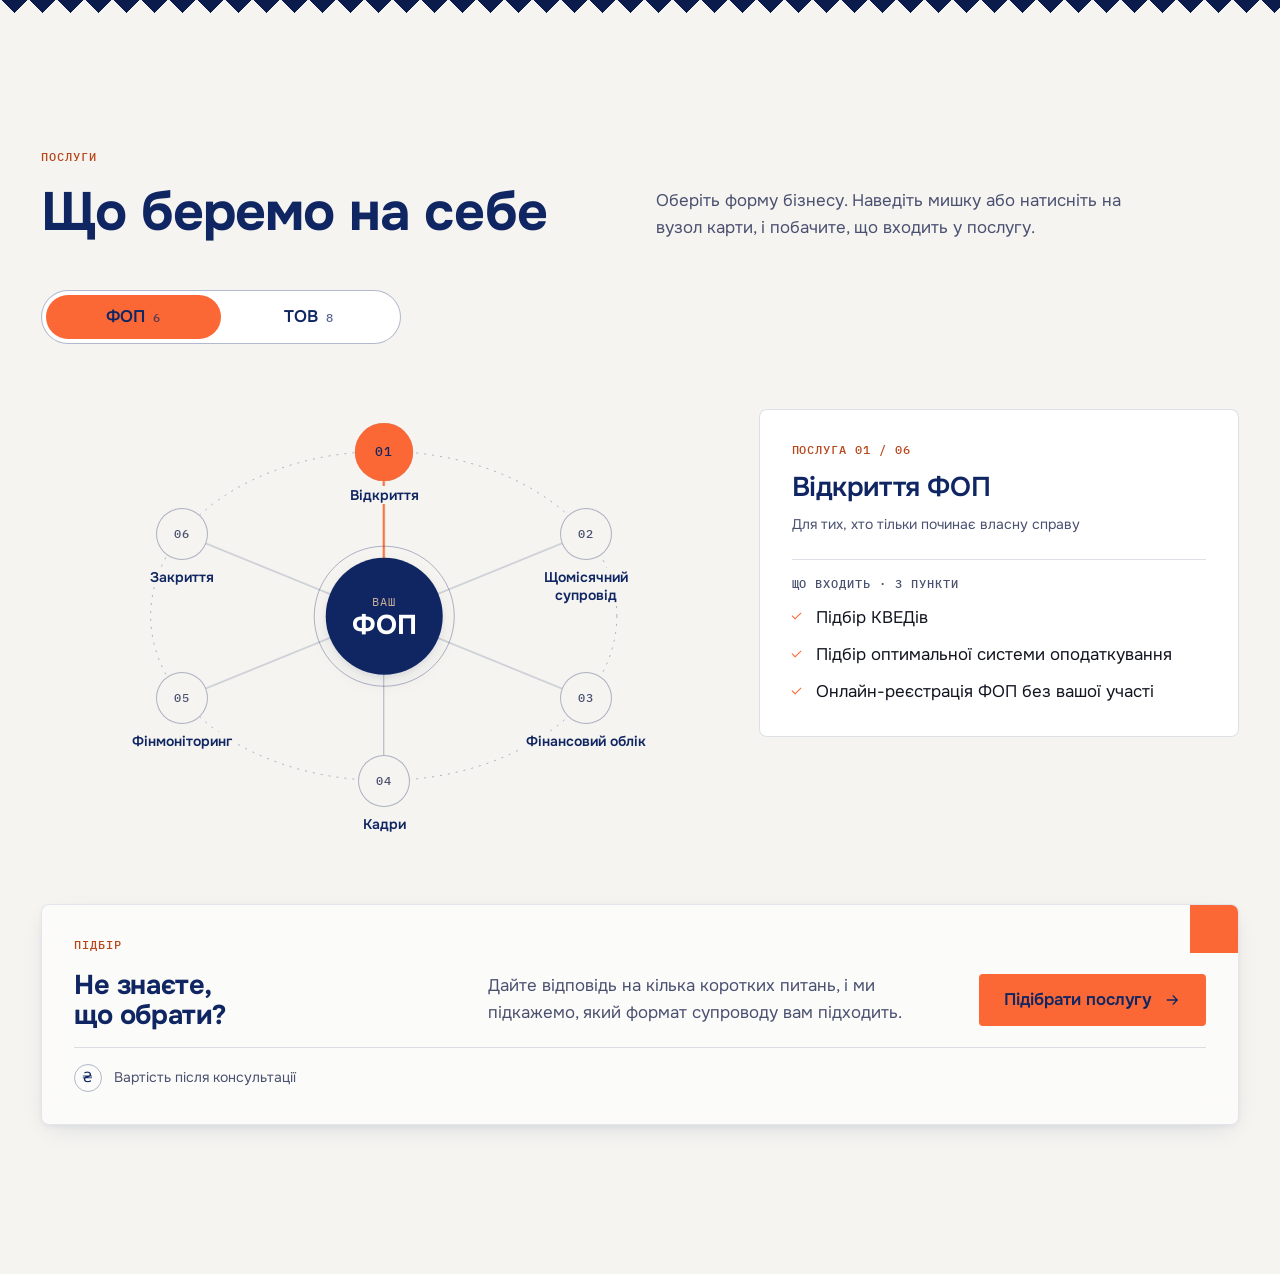
<file: blocks/03-services.html>
<!doctype html>
<html lang="uk">
<head>
  <meta charset="utf-8">
  <meta name="viewport" content="width=device-width, initial-scale=1">
  <title>03 Послуги — Happy Finance</title>
  <meta name="robots" content="noindex">
  <!-- Бібліотеки: немає. Карта, перемикач і поява на vanilla JS, SVG та IntersectionObserver. -->
  <link rel="preload" href="../assets/fonts/onest-var-cyrillic.woff2" as="font" type="font/woff2" crossorigin>
  <link rel="stylesheet" href="../css/tokens.css">
  <link rel="stylesheet" href="../css/base.css">
  <style>
    /* ===== 03 Послуги: карта бухгалтерії. Префікс класів: svc__ =====
       Два режими однієї розмітки:
       — «лінія метро» (телефон і без JS): вертикальний список, вміст розкривається під вузлом;
       — «карта» (від 768px, клас .is-map від JS): вузли по колу навколо центру, вміст у панелі поруч. */

    .svc {
      position: relative;
      --edge-color: var(--navy-900);   /* зубці «чека» від Hero */
      padding-block: var(--section-y);
    }

    /* --- Шапка секції --- */
    .svc__head {
      display: grid;
      gap: var(--sp-4);
      margin-bottom: var(--sp-7);
    }
    .svc__label { color: var(--accent-text); }
    .svc__title { font-size: var(--fs-h2); }
    .svc__lead { color: var(--fg-muted); max-width: 30rem; }
    .svc__lead-map { display: none; }
    .svc.is-map .svc__lead-map { display: inline; }
    .svc.is-map .svc__lead-list { display: none; }

    /* --- Перемикач ФОП / ТОВ --- */
    .svc__tabs {
      position: relative;
      display: grid;
      grid-template-columns: 1fr 1fr;
      width: 100%;
      max-width: 360px;
      margin-bottom: var(--sp-6);
      padding: var(--sp-1);
      border: var(--hairline) solid var(--line-strong);
      border-radius: var(--r-pill);
      background: var(--bg-raised);
    }
    .svc__tab-pill {
      position: absolute;
      top: var(--sp-1);
      bottom: var(--sp-1);
      left: var(--sp-1);
      width: calc(50% - var(--sp-1));
      border-radius: var(--r-pill);
      background: var(--accent);
      transition: transform var(--dur-slow) var(--ease-out);
    }
    .svc__tabs[data-active="1"] .svc__tab-pill { transform: translateX(100%); }
    .svc__tab {
      position: relative;
      z-index: 1;
      display: inline-flex;
      align-items: center;
      justify-content: center;
      gap: var(--sp-2);
      min-height: 44px;
      padding: 0 var(--sp-4);
      border-radius: var(--r-pill);
      color: var(--fg-strong);
      font-weight: var(--fw-semibold);
    }
    .svc__tab[aria-selected="true"] { color: var(--on-accent); }
    .svc__tab-count {
      font-family: var(--font-mono);
      font-size: var(--fs-label);
      font-weight: var(--fw-medium);
      opacity: 0.7;
    }

    /* --- Макет --- */
    .svc__layout {
      display: grid;
      gap: var(--sp-7);
    }
    .svc__panels { min-width: 0; }
    .svc__map { min-width: 0; }
    .svc__map + .svc__map { margin-top: var(--sp-8); }
    .svc__map[hidden] { display: none; }

    /* ===================== Режим «лінія метро» ===================== */
    .svc__lines,
    .svc__core,
    .svc__detail { display: none; }

    /* .svc__stage підвищує специфічність над ol[role="list"] з base.css */
    .svc__stage .svc__nodes {
      position: relative;
      margin: 0;
      padding: 0;
      list-style: none;
    }
    /* сама лінія, що зʼєднує вузли */
    .svc__stage .svc__nodes::before {
      content: "";
      position: absolute;
      top: 32px;
      bottom: 32px;
      left: 19.5px;
      width: var(--hairline);
      background: var(--line-strong);
    }
    .svc__station { position: relative; }

    .svc__node {
      display: grid;
      grid-template-columns: 40px minmax(0, 1fr) auto;
      align-items: center;
      gap: var(--sp-4);
      width: 100%;
      min-height: 64px;
      padding: var(--sp-3) 0;
      text-align: left;
      color: var(--fg-strong);
    }
    .svc__dot {
      position: relative;
      display: grid;
      place-items: center;
      width: 40px;
      height: 40px;
      border: var(--hairline) solid var(--line-strong);
      border-radius: var(--r-pill);
      background: var(--bg);
      color: var(--fg-muted);
      transition: transform var(--dur-base) var(--ease-spring);
    }
    /* помаранчева заливка вузла — лише scale */
    .svc__dot::before {
      content: "";
      position: absolute;
      inset: calc(var(--hairline) * -1);
      border-radius: inherit;
      background: var(--accent);
      transform: scale(0);
      transition: transform var(--dur-base) var(--ease-out);
    }
    .svc__dot-num { position: relative; color: inherit; }
    .svc__station.is-open .svc__dot { color: var(--on-accent); }
    .svc__station.is-open .svc__dot::before { transform: scale(1); }

    .svc__node-name {
      font-size: 1.0625rem;
      font-weight: var(--fw-semibold);
      line-height: 1.3;
    }
    .svc__node-short { display: none; }

    .svc__icon {
      position: relative;
      flex: none;
      width: 28px;
      height: 28px;
      border: var(--hairline) solid var(--line-strong);
      border-radius: var(--r-pill);
      color: var(--fg-strong);
      transition: transform var(--dur-base) var(--ease-out);
    }
    .svc__icon::before,
    .svc__icon::after {
      content: "";
      position: absolute;
      top: 50%;
      left: 50%;
      width: 10px;
      height: var(--stroke);
      margin: calc(var(--stroke) / -2) 0 0 -5px;
      background: currentColor;
      transition: transform var(--dur-base) var(--ease-out);
    }
    .svc__icon::after { transform: rotate(90deg); }
    .svc__station.is-open .svc__icon { transform: rotate(180deg); }
    .svc__station.is-open .svc__icon::after { transform: rotate(0deg); }

    @media (hover: hover) {
      .svc__node:hover .svc__dot { transform: scale(1.08); }
    }
    .svc__node:focus-visible { outline: none; }
    .svc__node:focus-visible .svc__dot { outline: 2px solid var(--focus); outline-offset: 3px; }

    /* Розкриття під вузлом: висота через grid 0fr → 1fr (єдиний виняток з transform/opacity) */
    .svc__info {
      display: grid;
      grid-template-rows: 0fr;
      transition: grid-template-rows var(--dur-slow) var(--ease-out);
    }
    .svc__info-inner {
      min-height: 0;
      overflow: hidden;
      padding-left: calc(40px + var(--sp-4));
    }
    .svc__info.is-open { grid-template-rows: 1fr; }
    .svc__info-inner > * {
      opacity: 0;
      transform: translateY(-8px);
      transition: opacity var(--dur-base) var(--ease-out), transform var(--dur-base) var(--ease-out);
    }
    .svc__info.is-open .svc__info-inner > * {
      opacity: 1;
      transform: none;
      transition-delay: 120ms;
    }
    /* номер і назва в метро-режимі дублюють кнопку — лишаємо лише для скрінрідера */
    .svc__nodes .svc__info-num,
    .svc__nodes .svc__info-title {
      position: absolute;
      width: 1px;
      height: 1px;
      overflow: hidden;
      clip: rect(0 0 0 0);
      white-space: nowrap;
    }
    .svc__for { color: var(--fg-muted); font-size: var(--fs-small); }
    .svc__info-label { margin: var(--sp-4) 0 var(--sp-3); color: var(--fg-muted); }
    .svc__info-inner .svc__items {
      display: grid;
      gap: var(--sp-3) var(--sp-6);
      margin: 0;
      padding: 0 0 var(--sp-6);
      list-style: none;
    }
    .svc__item {
      position: relative;
      padding-left: var(--sp-5);
      font-size: var(--fs-body);
      line-height: 1.5;
    }
    .svc__item::before {
      content: "";
      position: absolute;
      top: 0.45em;
      left: 0;
      width: 0.55em;
      height: 0.3em;
      border-left: var(--stroke) solid var(--accent);
      border-bottom: var(--stroke) solid var(--accent);
      transform: rotate(-45deg);
    }

    /* ===================== Режим «карта» ===================== */
    .svc.is-map .svc__stage {
      position: relative;
      width: 100%;
      max-width: 760px;
      margin-inline: auto;
      aspect-ratio: 10 / 7;
    }
    .svc.is-map .svc__lines {
      display: block;
      position: absolute;
      inset: 0;
      width: 100%;
      height: 100%;
      overflow: visible;
    }
    .svc__orbit {
      fill: none;
      stroke: var(--line-strong);
      stroke-width: 1;
      stroke-dasharray: 2 6;
      vector-effect: non-scaling-stroke;
    }
    .svc__spoke {
      stroke: var(--line-strong);
      stroke-width: 1;
      vector-effect: non-scaling-stroke;
    }
    .svc__spoke--on {
      stroke: var(--accent);
      stroke-width: 2;
      opacity: 0;
      transition: opacity var(--dur-base) var(--ease-out);
    }
    .svc__spoke--on.is-on { opacity: 1; }
    /* промені виростають з центру */
    .svc__spokes {
      transform-box: view-box;
      transform-origin: 50px 35px;
    }

    .svc.is-map .svc__core {
      position: absolute;
      top: 50%;
      left: 50%;
      display: grid;
      place-content: center;
      width: clamp(104px, 17%, 136px);
      aspect-ratio: 1;
      margin: 0;
      border-radius: var(--r-pill);
      background: var(--brand-navy);
      color: var(--brand-white);
      text-align: center;
      transform: translate(-50%, -50%);
      box-shadow: var(--shadow-md);
    }
    .svc__core::before {
      content: "";
      position: absolute;
      inset: -12px;
      border: var(--hairline) solid var(--line-strong);
      border-radius: inherit;
    }
    .svc__core-small {
      font-family: var(--font-mono);
      font-size: var(--fs-label);
      letter-spacing: 0.08em;
      text-transform: uppercase;
      color: var(--brand-beige);
    }
    .svc__core-big {
      font-size: var(--fs-h3);
      font-weight: var(--fw-bold);
      line-height: 1.1;
    }

    .svc.is-map .svc__stage .svc__nodes {
      position: absolute;
      inset: 0;
    }
    .svc.is-map .svc__stage .svc__nodes::before { display: none; }
    .svc.is-map .svc__station {
      position: absolute;
      top: calc(var(--py) * 1%);
      left: calc(var(--px) * 1%);
      width: 148px;
      transform: translate(-50%, -26px);
    }
    .svc.is-map .svc__node {
      display: flex;
      flex-direction: column;
      align-items: center;
      gap: var(--sp-2);
      min-height: 0;
      padding: 0;
      text-align: center;
    }
    .svc.is-map .svc__dot { width: 52px; height: 52px; }
    .svc.is-map .svc__station.is-open .svc__dot { transform: scale(1.12); }
    .svc.is-map .svc__node-short { display: block; }
    .svc.is-map .svc__node-full,
    .svc.is-map .svc__icon { display: none; }
    .svc.is-map .svc__node-name {
      padding: 0 var(--sp-1);
      background: var(--bg);
      font-size: var(--fs-small);
      line-height: 1.3;
      text-wrap: balance;
    }

    /* Панель з описом вузла */
    .svc.is-map .svc__detail {
      display: block;
      min-width: 0;
      padding: var(--sp-6);
      border: var(--hairline) solid var(--line);
      border-radius: var(--r-md);
      background: var(--bg-raised);
    }
    .svc__detail .svc__info { display: none; }
    .svc__detail .svc__info.is-open {
      display: block;
      animation: svc-info-in var(--dur-slow) var(--ease-out) both;
    }
    .svc__detail .svc__info-inner { padding-left: 0; overflow: visible; }
    .svc__detail .svc__info-inner > * { opacity: 1; transform: none; transition: none; }
    .svc__info-num { color: var(--accent-text); margin-bottom: var(--sp-3); }
    .svc__info-title {
      font-size: var(--fs-h3);
      font-weight: var(--fw-semibold);
      line-height: 1.25;
      margin-bottom: var(--sp-2);
    }
    .svc__detail .svc__info-label {
      padding-top: var(--sp-4);
      margin-top: var(--sp-5);
      border-top: var(--hairline) solid var(--line);
    }
    .svc__detail .svc__info-inner .svc__items { padding-bottom: 0; }
    @keyframes svc-info-in {
      from { opacity: 0; transform: translateY(12px); }
      to { opacity: 1; transform: none; }
    }

    /* --- Картка «Не знаєте, що обрати?» --- */
    .svc__aside { min-width: 0; }
    .svc__card {
      position: relative;
      display: grid;
      gap: var(--sp-4);
      padding: var(--sp-6);
      overflow: hidden;
      border: var(--hairline) solid var(--glass-border);
      border-radius: var(--r-md);
      background: var(--glass-bg);
      -webkit-backdrop-filter: blur(16px) saturate(140%);
      backdrop-filter: blur(16px) saturate(140%);
      box-shadow: var(--shadow-md);
    }
    .svc__card::before {
      content: "";
      position: absolute;
      top: 0;
      right: 0;
      width: 48px;
      height: 48px;
      background: var(--accent);
    }
    .svc__card-label { color: var(--accent-text); }
    .svc__card-title { font-size: var(--fs-h3); max-width: 14ch; }
    .svc__card-text { color: var(--fg-muted); }
    .svc__price {
      display: flex;
      align-items: center;
      gap: var(--sp-3);
      padding-top: var(--sp-4);
      border-top: var(--hairline) solid var(--line);
      color: var(--fg-muted);
    }
    .svc__price-sign {
      display: grid;
      place-items: center;
      flex: none;
      width: 28px;
      height: 28px;
      border: var(--hairline) solid var(--line-strong);
      border-radius: var(--r-pill);
      color: var(--fg-strong);
      font-family: var(--font-mono);
      font-size: var(--fs-small);
    }

    /* --- Поява --- */
    @keyframes svc-row-in {
      from { opacity: 0; transform: translateY(var(--reveal-shift)); }
      to { opacity: 1; transform: none; }
    }
    @keyframes svc-node-in {
      from { opacity: 0; transform: translate(-50%, -26px) scale(0.6); }
      to { opacity: 1; transform: translate(-50%, -26px) scale(1); }
    }
    @keyframes svc-core-in {
      from { opacity: 0; transform: translate(-50%, -50%) scale(0.8); }
      to { opacity: 1; transform: translate(-50%, -50%) scale(1); }
    }
    @keyframes svc-grow {
      from { transform: scale(0); }
      to { transform: scale(1); }
    }
    @keyframes svc-fade {
      from { opacity: 0; }
      to { opacity: 1; }
    }
    @media (scripting: enabled) {
      .svc__map:not(.is-shown) .svc__station,
      .svc__map:not(.is-shown) .svc__core,
      .svc__map:not(.is-shown) .svc__lines,
      .svc__reveal:not(.is-shown) { opacity: 0; }
    }
    .svc__map.is-shown .svc__station {
      animation: svc-row-in var(--dur-slow) var(--ease-out) both;
      animation-delay: calc(var(--i, 0) * 60ms);
    }
    .svc.is-map .svc__map.is-shown .svc__station {
      animation: svc-node-in var(--dur-slow) var(--ease-spring) both;
      animation-delay: calc(240ms + var(--i, 0) * 70ms);
    }
    .svc.is-map .svc__map.is-shown .svc__core { animation: svc-core-in var(--dur-slow) var(--ease-out) both; }
    .svc.is-map .svc__map.is-shown .svc__lines { animation: svc-fade var(--dur-base) var(--ease-out) both; }
    .svc.is-map .svc__map.is-shown .svc__spokes { animation: svc-grow var(--dur-reveal) var(--ease-out) 120ms both; }
    .svc__reveal { transition: opacity var(--dur-reveal) var(--ease-out), transform var(--dur-reveal) var(--ease-out); }
    @media (scripting: enabled) {
      .svc__reveal:not(.is-shown) { transform: translateY(var(--reveal-shift)); }
    }
    @media (scripting: none) {
      .svc__info { grid-template-rows: 1fr; }
      .svc__info-inner > * { opacity: 1; transform: none; }
      .svc__icon { display: none; }
    }

    /* ===== Телефон 480+ ===== */
    @media (min-width: 480px) {
      .svc__nodes .svc__info-inner .svc__items { grid-template-columns: 1fr; }
    }

    /* ===== Планшет 768+: карта, під нею панель ===== */
    @media (min-width: 768px) {
      .svc__head {
        grid-template-columns: minmax(0, 1fr) minmax(0, 1fr);
        align-items: end;
        column-gap: var(--grid-gap);
      }
      .svc__label { grid-column: 1 / -1; }
      .svc__detail .svc__info-inner .svc__items { grid-template-columns: 1fr 1fr; }
      .svc__card {
        grid-template-columns: minmax(0, 1fr) minmax(0, 1.2fr) auto;
        align-items: center;
        column-gap: var(--sp-6);
      }
      .svc__card-label { grid-column: 1 / -1; }
      .svc__card .btn { width: auto; }
      .svc__price {
        grid-column: 1 / -1;
      }
    }

    /* ===== Десктоп 1200+: карта 7 колонок, панель 5 ===== */
    @media (min-width: 1200px) {
      .svc__layout {
        grid-template-columns: repeat(12, minmax(0, 1fr));
        column-gap: var(--grid-gap);
        align-items: start;
      }
      .svc__panels { grid-column: 1 / span 7; }
      .svc__detail {
        grid-column: 8 / -1;
        align-self: center;
      }
      .svc__detail .svc__info-inner .svc__items { grid-template-columns: 1fr; }
      .svc__aside { grid-column: 1 / -1; }
    }

    @media (prefers-reduced-motion: reduce) {
      .svc__map.is-shown .svc__station,
      .svc.is-map .svc__map.is-shown .svc__station,
      .svc.is-map .svc__map.is-shown .svc__core,
      .svc.is-map .svc__map.is-shown .svc__lines,
      .svc.is-map .svc__map.is-shown .svc__spokes,
      .svc__detail .svc__info.is-open { animation: none; }
      .svc__info { transition: none; }
    }
  </style>
</head>
<body>
<main id="main">

  <!-- ================= БЛОК 03 ПОСЛУГИ ================= -->
  <section class="svc" id="services" data-theme="light" data-edge data-svc aria-labelledby="svc-title">
    <div class="container">

      <div class="svc__head svc__reveal">
        <p class="t-label svc__label">Послуги</p>
        <h2 class="svc__title" id="svc-title">Що беремо на себе</h2>
        <p class="svc__lead">Оберіть форму бізнесу.
          <span class="svc__lead-map">Наведіть мишку або натисніть на вузол карти, і побачите, що входить у послугу.</span>
          <span class="svc__lead-list">Натисніть на послугу, щоб побачити, що в неї входить.</span>
        </p>
      </div>

      <div class="svc__layout">
        <div class="svc__panels">
          <div class="svc__tabs" role="tablist" aria-label="Форма бізнесу" data-active="0">
            <span class="svc__tab-pill" aria-hidden="true"></span>
            <button class="svc__tab" type="button" role="tab" id="svc-tab-fop" aria-selected="true" aria-controls="svc-panel-fop">ФОП <span class="svc__tab-count">6</span></button>
            <button class="svc__tab" type="button" role="tab" id="svc-tab-tov" aria-selected="false" aria-controls="svc-panel-tov" tabindex="-1">ТОВ <span class="svc__tab-count">8</span></button>
          </div>

          <!-- ===== ФОП ===== -->
          <div class="svc__map" id="svc-panel-fop" role="tabpanel" aria-labelledby="svc-tab-fop">
            <div class="svc__stage">
              <svg class="svc__lines" viewBox="0 0 100 70" preserveAspectRatio="none" aria-hidden="true" focusable="false">
                <ellipse class="svc__orbit" cx="50" cy="35" rx="34" ry="24"/>
                <g class="svc__spokes"></g>
              </svg>
              <p class="svc__core" aria-hidden="true"><span class="svc__core-small">Ваш</span><span class="svc__core-big">ФОП</span></p>
              <ol class="svc__nodes" role="list">
              <li class="svc__station">
                <button class="svc__node" type="button" aria-expanded="false" aria-controls="svc-fop-1" id="svc-fop-1-btn">
                  <span class="svc__dot"><span class="t-label svc__dot-num">01</span></span>
                  <span class="svc__node-name"><span class="svc__node-short">Відкриття</span><span class="svc__node-full">Відкриття ФОП</span></span>
                  <span class="svc__icon" aria-hidden="true"></span>
                </button>
                <div class="svc__info" id="svc-fop-1" role="region" aria-labelledby="svc-fop-1-title"><div class="svc__info-inner">
                  <p class="t-label svc__info-num">Послуга 01 / 06</p>
                  <h3 class="svc__info-title" id="svc-fop-1-title">Відкриття ФОП</h3>
                  <p class="svc__for">Для тих, хто тільки починає власну справу</p>
                  <p class="t-label svc__info-label">Що входить · 3 пункти</p>
                  <ul class="svc__items" role="list">
                      <li class="svc__item">Підбір КВЕДів</li>
                      <li class="svc__item">Підбір оптимальної системи оподаткування</li>
                      <li class="svc__item">Онлайн-реєстрація ФОП без вашої участі</li>
                  </ul>
                </div></div>
              </li>

              <li class="svc__station">
                <button class="svc__node" type="button" aria-expanded="false" aria-controls="svc-fop-2" id="svc-fop-2-btn">
                  <span class="svc__dot"><span class="t-label svc__dot-num">02</span></span>
                  <span class="svc__node-name"><span class="svc__node-short">Щомісячний супровід</span><span class="svc__node-full">Щомісячний бухгалтерський супровід</span></span>
                  <span class="svc__icon" aria-hidden="true"></span>
                </button>
                <div class="svc__info" id="svc-fop-2" role="region" aria-labelledby="svc-fop-2-title"><div class="svc__info-inner">
                  <p class="t-label svc__info-num">Послуга 02 / 06</p>
                  <h3 class="svc__info-title" id="svc-fop-2-title">Щомісячний бухгалтерський супровід</h3>
                  <p class="svc__for">Для ФОП, які хочуть забути про рутину й дедлайни</p>
                  <p class="t-label svc__info-label">Що входить · 12 пунктів</p>
                  <ul class="svc__items" role="list">
                      <li class="svc__item">Аудит особистого кабінету в податковій</li>
                      <li class="svc__item">Реквізити для оплати податків</li>
                      <li class="svc__item">Контроль своєчасності та правильності сплати податків</li>
                      <li class="svc__item">Щомісячна перевірка банківської виписки</li>
                      <li class="svc__item">Контроль ліміту доходу за обраною системою оподаткування</li>
                      <li class="svc__item">Заповнення книги обліку доходів</li>
                      <li class="svc__item">Онлайн-зміна КВЕДів за потреби</li>
                      <li class="svc__item">Реєстрація ПРРО і віддалена робота в ньому</li>
                      <li class="svc__item">Первинні документи: рахунки, акти, видаткові накладні</li>
                      <li class="svc__item">Шаблони договорів надання послуг і реалізації продукції</li>
                      <li class="svc__item">Звіти в податкову</li>
                      <li class="svc__item">Акти звірки з постачальниками та покупцями</li>
                  </ul>
                </div></div>
              </li>

              <li class="svc__station">
                <button class="svc__node" type="button" aria-expanded="false" aria-controls="svc-fop-3" id="svc-fop-3-btn">
                  <span class="svc__dot"><span class="t-label svc__dot-num">03</span></span>
                  <span class="svc__node-name"><span class="svc__node-short">Фінансовий облік</span><span class="svc__node-full">Фінансовий супровід</span></span>
                  <span class="svc__icon" aria-hidden="true"></span>
                </button>
                <div class="svc__info" id="svc-fop-3" role="region" aria-labelledby="svc-fop-3-title"><div class="svc__info-inner">
                  <p class="t-label svc__info-num">Послуга 03 / 06</p>
                  <h3 class="svc__info-title" id="svc-fop-3-title">Фінансовий супровід</h3>
                  <p class="svc__for">Для тих, хто росте і хоче керувати бізнесом через цифри</p>
                  <p class="t-label svc__info-label">Що входить · 3 пункти</p>
                  <ul class="svc__items" role="list">
                      <li class="svc__item">Автоматизація обліку в CRM-системах</li>
                      <li class="svc__item">Розроблення структури компанії та бізнес-процесів</li>
                      <li class="svc__item">Фінансові документи під ваш запит: первинні документи обліку або фінансові звіти</li>
                  </ul>
                </div></div>
              </li>

              <li class="svc__station">
                <button class="svc__node" type="button" aria-expanded="false" aria-controls="svc-fop-4" id="svc-fop-4-btn">
                  <span class="svc__dot"><span class="t-label svc__dot-num">04</span></span>
                  <span class="svc__node-name"><span class="svc__node-short">Кадри</span><span class="svc__node-full">Кадровий облік</span></span>
                  <span class="svc__icon" aria-hidden="true"></span>
                </button>
                <div class="svc__info" id="svc-fop-4" role="region" aria-labelledby="svc-fop-4-title"><div class="svc__info-inner">
                  <p class="t-label svc__info-num">Послуга 04 / 06</p>
                  <h3 class="svc__info-title" id="svc-fop-4-title">Кадровий облік</h3>
                  <p class="svc__for">Для ФОП з працівниками</p>
                  <p class="t-label svc__info-label">Що входить · 7 пунктів</p>
                  <ul class="svc__items" role="list">
                      <li class="svc__item">Прийняття на роботу, зокрема під гранти</li>
                      <li class="svc__item">Трудові договори</li>
                      <li class="svc__item">Нарахування зарплати</li>
                      <li class="svc__item">Табель обліку робочого часу</li>
                      <li class="svc__item">Лікарняні та декретні</li>
                      <li class="svc__item">Звільнення</li>
                      <li class="svc__item">Звіти</li>
                  </ul>
                </div></div>
              </li>

              <li class="svc__station">
                <button class="svc__node" type="button" aria-expanded="false" aria-controls="svc-fop-5" id="svc-fop-5-btn">
                  <span class="svc__dot"><span class="t-label svc__dot-num">05</span></span>
                  <span class="svc__node-name"><span class="svc__node-short">Фінмоніторинг</span><span class="svc__node-full">Фінансовий моніторинг у банку</span></span>
                  <span class="svc__icon" aria-hidden="true"></span>
                </button>
                <div class="svc__info" id="svc-fop-5" role="region" aria-labelledby="svc-fop-5-title"><div class="svc__info-inner">
                  <p class="t-label svc__info-num">Послуга 05 / 06</p>
                  <h3 class="svc__info-title" id="svc-fop-5-title">Фінансовий моніторинг у банку</h3>
                  <p class="svc__for">Коли банк просить пояснити операції або надати документи</p>
                  <p class="t-label svc__info-label">Що входить · 1 пункт</p>
                  <ul class="svc__items" role="list">
                      <li class="svc__item">Супровід фінансового моніторингу в банку будь-якої складності</li>
                  </ul>
                </div></div>
              </li>

              <li class="svc__station">
                <button class="svc__node" type="button" aria-expanded="false" aria-controls="svc-fop-6" id="svc-fop-6-btn">
                  <span class="svc__dot"><span class="t-label svc__dot-num">06</span></span>
                  <span class="svc__node-name"><span class="svc__node-short">Закриття</span><span class="svc__node-full">Закриття ФОП</span></span>
                  <span class="svc__icon" aria-hidden="true"></span>
                </button>
                <div class="svc__info" id="svc-fop-6" role="region" aria-labelledby="svc-fop-6-title"><div class="svc__info-inner">
                  <p class="t-label svc__info-num">Послуга 06 / 06</p>
                  <h3 class="svc__info-title" id="svc-fop-6-title">Закриття ФОП</h3>
                  <p class="svc__for">Коли справу завершено або ви змінюєте формат роботи</p>
                  <p class="t-label svc__info-label">Що входить · 1 пункт</p>
                  <ul class="svc__items" role="list">
                      <li class="svc__item">Супровід закриття ФОП</li>
                  </ul>
                </div></div>
              </li>
              </ol>
            </div>
          </div>

          <!-- ===== ТОВ ===== -->
          <div class="svc__map" id="svc-panel-tov" role="tabpanel" aria-labelledby="svc-tab-tov">
            <div class="svc__stage">
              <svg class="svc__lines" viewBox="0 0 100 70" preserveAspectRatio="none" aria-hidden="true" focusable="false">
                <ellipse class="svc__orbit" cx="50" cy="35" rx="34" ry="24"/>
                <g class="svc__spokes"></g>
              </svg>
              <p class="svc__core" aria-hidden="true"><span class="svc__core-small">Ваше</span><span class="svc__core-big">ТОВ</span></p>
              <ol class="svc__nodes" role="list">
              <li class="svc__station">
                <button class="svc__node" type="button" aria-expanded="false" aria-controls="svc-tov-1" id="svc-tov-1-btn">
                  <span class="svc__dot"><span class="t-label svc__dot-num">01</span></span>
                  <span class="svc__node-name"><span class="svc__node-short">Відкриття</span><span class="svc__node-full">Відкриття ТОВ</span></span>
                  <span class="svc__icon" aria-hidden="true"></span>
                </button>
                <div class="svc__info" id="svc-tov-1" role="region" aria-labelledby="svc-tov-1-title"><div class="svc__info-inner">
                  <p class="t-label svc__info-num">Послуга 01 / 08</p>
                  <h3 class="svc__info-title" id="svc-tov-1-title">Відкриття ТОВ</h3>
                  <p class="svc__for">Для тих, хто запускає компанію</p>
                  <p class="t-label svc__info-label">Що входить · 3 пункти</p>
                  <ul class="svc__items" role="list">
                      <li class="svc__item">Підбір КВЕДів</li>
                      <li class="svc__item">Підбір оптимальної системи оподаткування</li>
                      <li class="svc__item">Онлайн-реєстрація за модельним статутом</li>
                  </ul>
                </div></div>
              </li>

              <li class="svc__station">
                <button class="svc__node" type="button" aria-expanded="false" aria-controls="svc-tov-2" id="svc-tov-2-btn">
                  <span class="svc__dot"><span class="t-label svc__dot-num">02</span></span>
                  <span class="svc__node-name"><span class="svc__node-short">Щомісячний супровід</span><span class="svc__node-full">Щомісячний повний супровід</span></span>
                  <span class="svc__icon" aria-hidden="true"></span>
                </button>
                <div class="svc__info" id="svc-tov-2" role="region" aria-labelledby="svc-tov-2-title"><div class="svc__info-inner">
                  <p class="t-label svc__info-num">Послуга 02 / 08</p>
                  <h3 class="svc__info-title" id="svc-tov-2-title">Щомісячний повний супровід</h3>
                  <p class="svc__for">Для компаній на будь-якій системі оподаткування</p>
                  <p class="t-label svc__info-label">Що входить · 7 пунктів</p>
                  <ul class="svc__items" role="list">
                      <li class="svc__item">Єдиний податок або загальна система оподаткування</li>
                      <li class="svc__item">З ПДВ і без ПДВ, експорт та імпорт</li>
                      <li class="svc__item">Первинні документи: рахунки, видаткові накладні, акти надання послуг, договори, ТТН, ПРРО, акти звірки</li>
                      <li class="svc__item">Клієнт-банк: оформлення платежів і проведення в програмі</li>
                      <li class="svc__item">Проведення первинних документів усіх господарських операцій у програмі</li>
                      <li class="svc__item">Контроль взаєморозрахунків</li>
                      <li class="svc__item">Контроль роботи працівників з документами</li>
                  </ul>
                </div></div>
              </li>

              <li class="svc__station">
                <button class="svc__node" type="button" aria-expanded="false" aria-controls="svc-tov-3" id="svc-tov-3-btn">
                  <span class="svc__dot"><span class="t-label svc__dot-num">03</span></span>
                  <span class="svc__node-name"><span class="svc__node-short">ПДВ</span><span class="svc__node-full">ПДВ</span></span>
                  <span class="svc__icon" aria-hidden="true"></span>
                </button>
                <div class="svc__info" id="svc-tov-3" role="region" aria-labelledby="svc-tov-3-title"><div class="svc__info-inner">
                  <p class="t-label svc__info-num">Послуга 03 / 08</p>
                  <h3 class="svc__info-title" id="svc-tov-3-title">ПДВ</h3>
                  <p class="svc__for">Для платників ПДВ</p>
                  <p class="t-label svc__info-label">Що входить · 3 пункти</p>
                  <ul class="svc__items" role="list">
                      <li class="svc__item">Реєстрація податкових накладних</li>
                      <li class="svc__item">Розблокування податкових накладних</li>
                      <li class="svc__item">Звіти з ПДВ</li>
                  </ul>
                </div></div>
              </li>

              <li class="svc__station">
                <button class="svc__node" type="button" aria-expanded="false" aria-controls="svc-tov-4" id="svc-tov-4-btn">
                  <span class="svc__dot"><span class="t-label svc__dot-num">04</span></span>
                  <span class="svc__node-name"><span class="svc__node-short">Кадри</span><span class="svc__node-full">Кадровий облік</span></span>
                  <span class="svc__icon" aria-hidden="true"></span>
                </button>
                <div class="svc__info" id="svc-tov-4" role="region" aria-labelledby="svc-tov-4-title"><div class="svc__info-inner">
                  <p class="t-label svc__info-num">Послуга 04 / 08</p>
                  <h3 class="svc__info-title" id="svc-tov-4-title">Кадровий облік</h3>
                  <p class="svc__for">Для компаній з командою</p>
                  <p class="t-label svc__info-label">Що входить · 7 пунктів</p>
                  <ul class="svc__items" role="list">
                      <li class="svc__item">Прийняття на роботу, зокрема під гранти</li>
                      <li class="svc__item">Трудові договори</li>
                      <li class="svc__item">Нарахування зарплати</li>
                      <li class="svc__item">Табель обліку робочого часу</li>
                      <li class="svc__item">Лікарняні та декретні</li>
                      <li class="svc__item">Звільнення</li>
                      <li class="svc__item">Звіти</li>
                  </ul>
                </div></div>
              </li>

              <li class="svc__station">
                <button class="svc__node" type="button" aria-expanded="false" aria-controls="svc-tov-5" id="svc-tov-5-btn">
                  <span class="svc__dot"><span class="t-label svc__dot-num">05</span></span>
                  <span class="svc__node-name"><span class="svc__node-short">Звітність</span><span class="svc__node-full">Звітність</span></span>
                  <span class="svc__icon" aria-hidden="true"></span>
                </button>
                <div class="svc__info" id="svc-tov-5" role="region" aria-labelledby="svc-tov-5-title"><div class="svc__info-inner">
                  <p class="t-label svc__info-num">Послуга 05 / 08</p>
                  <h3 class="svc__info-title" id="svc-tov-5-title">Звітність</h3>
                  <p class="svc__for">Щоб усі звіти подавались вчасно</p>
                  <p class="t-label svc__info-label">Що входить · 3 пункти</p>
                  <ul class="svc__items" role="list">
                      <li class="svc__item">Щомісячні, щоквартальні та щорічні звіти в податкову</li>
                      <li class="svc__item">Звіти до статистики</li>
                      <li class="svc__item">Звіти до ПФУ</li>
                  </ul>
                </div></div>
              </li>

              <li class="svc__station">
                <button class="svc__node" type="button" aria-expanded="false" aria-controls="svc-tov-6" id="svc-tov-6-btn">
                  <span class="svc__dot"><span class="t-label svc__dot-num">06</span></span>
                  <span class="svc__node-name"><span class="svc__node-short">Управлінський облік</span><span class="svc__node-full">Управлінський облік для власника</span></span>
                  <span class="svc__icon" aria-hidden="true"></span>
                </button>
                <div class="svc__info" id="svc-tov-6" role="region" aria-labelledby="svc-tov-6-title"><div class="svc__info-inner">
                  <p class="t-label svc__info-num">Послуга 06 / 08</p>
                  <h3 class="svc__info-title" id="svc-tov-6-title">Управлінський облік для власника</h3>
                  <p class="svc__for">Для власників, яким потрібні цифри для рішень</p>
                  <p class="t-label svc__info-label">Що входить · 4 пункти</p>
                  <ul class="svc__items" role="list">
                      <li class="svc__item">Звіти P&amp;L, Cashflow, Balance</li>
                      <li class="svc__item">Бланки звітів для контролю й управління підрозділами</li>
                      <li class="svc__item">Аудит бізнес-процесів у команді</li>
                      <li class="svc__item">Пошук проблемних точок, виправлення та оптимізація процесів</li>
                  </ul>
                </div></div>
              </li>

              <li class="svc__station">
                <button class="svc__node" type="button" aria-expanded="false" aria-controls="svc-tov-7" id="svc-tov-7-btn">
                  <span class="svc__dot"><span class="t-label svc__dot-num">07</span></span>
                  <span class="svc__node-name"><span class="svc__node-short">Фінансова система</span><span class="svc__node-full">Ревізія і побудова фінансової системи</span></span>
                  <span class="svc__icon" aria-hidden="true"></span>
                </button>
                <div class="svc__info" id="svc-tov-7" role="region" aria-labelledby="svc-tov-7-title"><div class="svc__info-inner">
                  <p class="t-label svc__info-num">Послуга 07 / 08</p>
                  <h3 class="svc__info-title" id="svc-tov-7-title">Ревізія і побудова фінансової системи</h3>
                  <p class="svc__for">Коли потрібна прозорість у фінвідділі та документах</p>
                  <p class="t-label svc__info-label">Що входить · 3 пункти</p>
                  <ul class="svc__items" role="list">
                      <li class="svc__item">Ревізія роботи фінансового відділу та бухгалтерського обліку</li>
                      <li class="svc__item">Побудова організаційної структури компанії</li>
                      <li class="svc__item">Документообіг і точки контролю для власника під реалії вашої компанії</li>
                  </ul>
                </div></div>
              </li>

              <li class="svc__station">
                <button class="svc__node" type="button" aria-expanded="false" aria-controls="svc-tov-8" id="svc-tov-8-btn">
                  <span class="svc__dot"><span class="t-label svc__dot-num">08</span></span>
                  <span class="svc__node-name"><span class="svc__node-short">Навчання</span><span class="svc__node-full">Навчання бухгалтерів і фінансистів</span></span>
                  <span class="svc__icon" aria-hidden="true"></span>
                </button>
                <div class="svc__info" id="svc-tov-8" role="region" aria-labelledby="svc-tov-8-title"><div class="svc__info-inner">
                  <p class="t-label svc__info-num">Послуга 08 / 08</p>
                  <h3 class="svc__info-title" id="svc-tov-8-title">Навчання бухгалтерів і фінансистів</h3>
                  <p class="svc__for">Для вашої команди</p>
                  <p class="t-label svc__info-label">Що входить · 1 пункт</p>
                  <ul class="svc__items" role="list">
                      <li class="svc__item">Підвищення кваліфікації бухгалтерів і фінансистів</li>
                  </ul>
                </div></div>
              </li>
              </ol>
            </div>
          </div>
        </div>

        <!-- Панель опису: у режимі карти JS переносить сюди вміст вузлів -->
        <div class="svc__detail" data-svc-detail></div>

        <aside class="svc__aside svc__reveal" aria-labelledby="svc-card-title">
          <div class="svc__card">
            <p class="t-label svc__card-label">Підбір</p>
            <h3 class="svc__card-title" id="svc-card-title">Не знаєте, що обрати?</h3>
            <p class="svc__card-text">Дайте відповідь на кілька коротких питань, і ми підкажемо, який формат супроводу вам підходить.</p>
            <a class="btn btn--primary btn--block" href="#match">
              Підібрати послугу
              <svg class="btn__icon" viewBox="0 0 24 24" fill="none" stroke="currentColor" stroke-width="1.75" aria-hidden="true"><path d="M5 12h14M13 6l6 6-6 6"/></svg>
            </a>
            <p class="t-small svc__price"><span class="svc__price-sign" aria-hidden="true">₴</span>Вартість після консультації</p>
          </div>
        </aside>
      </div>
    </div>
  </section>

  <script>
    (function initServices() {
      var root = document.querySelector("[data-svc]");
      if (!root) return;

      var SVG = "http://www.w3.org/2000/svg";
      var tablist = root.querySelector(".svc__tabs");
      var tabs = Array.prototype.slice.call(root.querySelectorAll(".svc__tab"));
      var maps = tabs.map(function (t) { return document.getElementById(t.getAttribute("aria-controls")); });
      var detail = root.querySelector("[data-svc-detail]");
      var reveals = root.querySelectorAll(".svc__reveal");
      var reduce = window.matchMedia("(prefers-reduced-motion: reduce)").matches;
      var mapMQ = window.matchMedia("(min-width: 768px)");
      var hoverMQ = window.matchMedia("(hover: hover) and (pointer: fine)");
      var isMap = false;
      var active = 0;

      /* ---------- Вузли: позиції на колі, промені, стан ---------- */
      var sets = maps.map(function (map) {
        var stations = Array.prototype.slice.call(map.querySelectorAll(".svc__station"));
        var spokes = map.querySelector(".svc__spokes");
        var n = stations.length;
        stations.forEach(function (st, i) {
          // перший вузол угорі, далі за годинниковою стрілкою; координати в одиницях viewBox 100×70
          var a = (-90 + i * 360 / n) * Math.PI / 180;
          var x = 50 + 34 * Math.cos(a);
          var y = 35 + 24 * Math.sin(a);
          st.style.setProperty("--px", x.toFixed(2));
          st.style.setProperty("--py", (y / 70 * 100).toFixed(2));
          st.style.setProperty("--i", i);

          var base = document.createElementNS(SVG, "line");
          var on = document.createElementNS(SVG, "line");
          [base, on].forEach(function (l) {
            l.setAttribute("x1", "50"); l.setAttribute("y1", "35");
            l.setAttribute("x2", x.toFixed(2)); l.setAttribute("y2", y.toFixed(2));
          });
          base.setAttribute("class", "svc__spoke");
          on.setAttribute("class", "svc__spoke svc__spoke--on");
          spokes.appendChild(base);
          spokes.appendChild(on);

          st._btn = st.querySelector(".svc__node");
          st._info = st.querySelector(".svc__info");
          st._spoke = on;
        });
        return stations;
      });

      function setOpen(st, open) {
        st.classList.toggle("is-open", open);
        st._info.classList.toggle("is-open", open);
        st._btn.setAttribute("aria-expanded", String(open));
        st._spoke.classList.toggle("is-on", open);
        // закритий вміст не читається скрінрідером і не потрапляє в пошук фокуса
        if (open) st._info.removeAttribute("inert"); else st._info.setAttribute("inert", "");
      }
      function openOnly(stations, st) {
        stations.forEach(function (s) { if (s !== st) setOpen(s, false); });
        setOpen(st, true);
      }

      sets.forEach(function (stations, si) {
        stations.forEach(function (st, i) {
          setOpen(st, si === 0 && i === 0);
          st._btn.addEventListener("click", function () {
            // на карті завжди відкритий один вузол; у списку його можна згорнути
            if (isMap) openOnly(stations, st);
            else if (st.classList.contains("is-open")) setOpen(st, false);
            else openOnly(stations, st);
          });
          var timer;
          st._btn.addEventListener("mouseenter", function () {
            if (!isMap || !hoverMQ.matches) return;
            timer = setTimeout(function () { openOnly(stations, st); }, 70);
          });
          st._btn.addEventListener("mouseleave", function () { clearTimeout(timer); });
        });
      });

      /* ---------- Режим: карта чи «лінія метро» ---------- */
      function layout() {
        isMap = mapMQ.matches;
        root.classList.toggle("is-map", isMap);
        sets.forEach(function (stations) {
          stations.forEach(function (st) {
            if (isMap) detail.appendChild(st._info);
            else st.appendChild(st._info);
          });
        });
        // на карті панель ніколи не порожня
        var current = sets[active];
        if (isMap && !current.some(function (s) { return s.classList.contains("is-open"); })) openOnly(current, current[0]);
      }
      layout();
      if (mapMQ.addEventListener) mapMQ.addEventListener("change", layout);

      /* ---------- Перемикач ФОП / ТОВ ---------- */
      // без JS видно обидва списки; з JS — лише активний
      maps.forEach(function (m, i) { m.hidden = i !== active; });

      function select(index, focus) {
        if (index === active) return;
        var prev = maps[active];
        var next = maps[index];
        tabs.forEach(function (t, i) {
          var on = i === index;
          t.setAttribute("aria-selected", String(on));
          t.tabIndex = on ? 0 : -1;
        });
        tablist.setAttribute("data-active", String(index));
        if (focus) tabs[index].focus();

        sets[active].forEach(function (s) { setOpen(s, false); });
        openOnly(sets[index], sets[index][0]);
        prev.classList.remove("is-shown");
        prev.hidden = true;
        next.hidden = false;
        // перезапуск появи вузлів
        next.classList.remove("is-shown");
        void next.offsetWidth;
        next.classList.add("is-shown");
        active = index;
      }
      tabs.forEach(function (tab, i) {
        tab.addEventListener("click", function () { select(i, false); });
        tab.addEventListener("keydown", function (e) {
          var k = e.key;
          if (k === "ArrowRight" || k === "ArrowLeft") {
            e.preventDefault();
            select((i + (k === "ArrowRight" ? 1 : -1) + tabs.length) % tabs.length, true);
          } else if (k === "Home" || k === "End") {
            e.preventDefault();
            select(k === "Home" ? 0 : tabs.length - 1, true);
          }
        });
      });

      /* ---------- Поява при скролі ---------- */
      function show() {
        maps[active].classList.add("is-shown");
        Array.prototype.forEach.call(reveals, function (el) { el.classList.add("is-shown"); });
      }
      if (reduce || !("IntersectionObserver" in window)) { show(); return; }
      var io = new IntersectionObserver(function (entries) {
        if (entries.some(function (e) { return e.isIntersecting; })) { show(); io.disconnect(); }
      }, { rootMargin: "0px 0px -15% 0px" });
      io.observe(root);
    })();
  </script>
  <!-- ================= /БЛОК 03 ПОСЛУГИ ================= -->

</main>
</body>
</html>
</file>
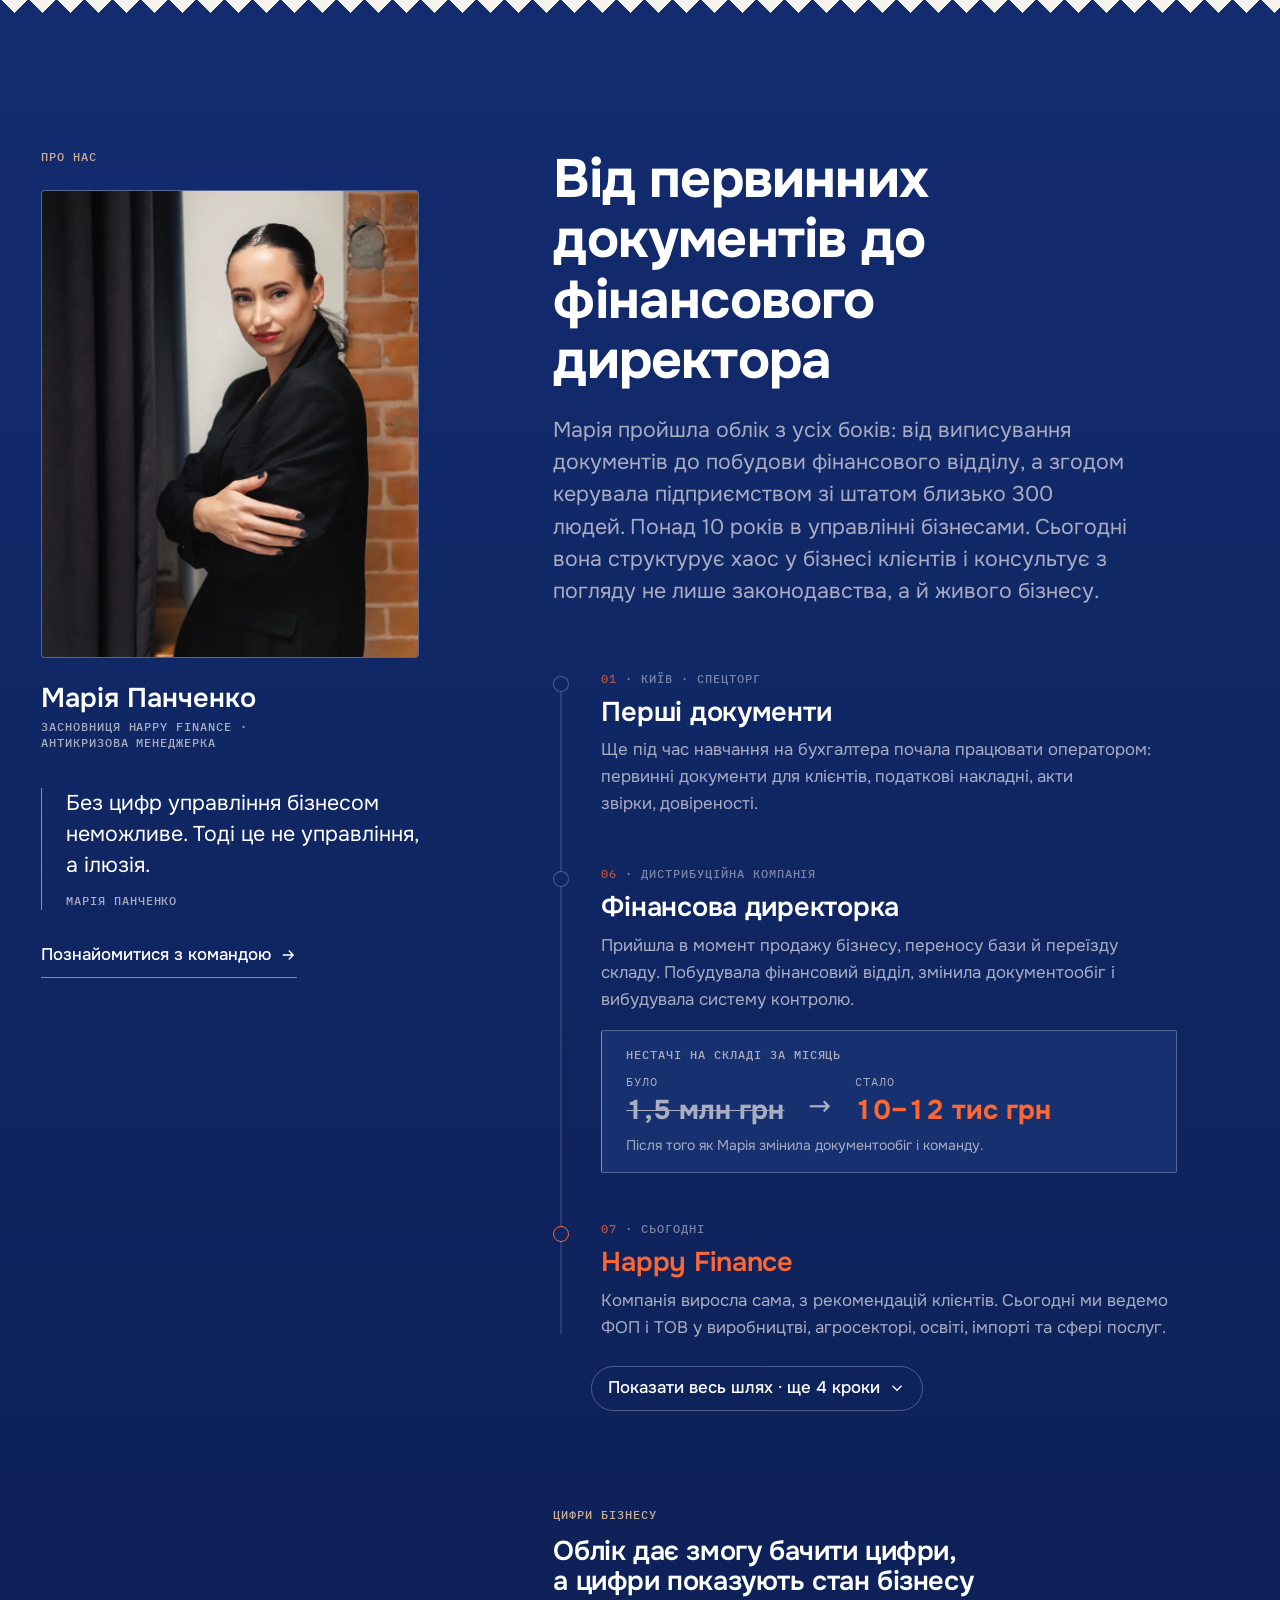
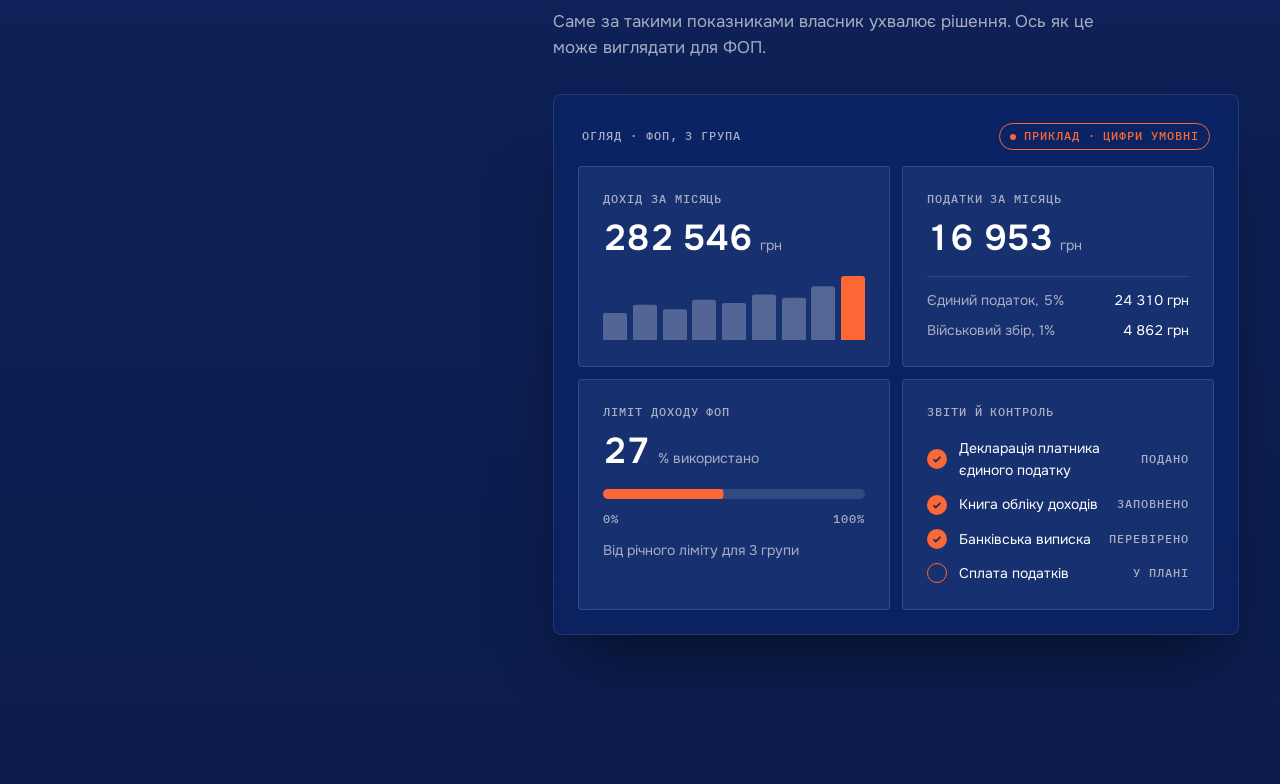
<file: blocks/04-about.html>
<!doctype html>
<html lang="uk">
<head>
  <meta charset="utf-8">
  <meta name="viewport" content="width=device-width, initial-scale=1">
  <title>04 Про Марію — Happy Finance</title>
  <meta name="robots" content="noindex">
  <!-- Бібліотеки: немає. Лінія таймлайну рахується від скролу на vanilla JS (один пасивний слухач + rAF). -->
  <link rel="preload" href="../assets/fonts/onest-var-cyrillic.woff2" as="font" type="font/woff2" crossorigin>
  <link rel="stylesheet" href="../css/tokens.css">
  <link rel="stylesheet" href="../css/base.css">
  <style>
    /* ===== 04 Про Марію. Префікс класів: abt__ ===== */

    .abt {
      position: relative;
      --edge-color: var(--paper-100);  /* зубці «чека» від Послуг */
      background-image: linear-gradient(180deg, var(--navy-700) 0%, var(--navy-900) 100%);
      padding-block: var(--section-y);
      overflow: clip;
    }

    .abt__layout {
      display: grid;
      gap: var(--sp-8);
    }

    /* --- Портрет і цитата --- */
    .abt__person {
      display: grid;
      gap: var(--sp-5);
      align-content: start;
      min-width: 0;
    }
    .abt__label { color: var(--brand-beige); }

    .abt__portrait {
      display: block;
      width: 100%;
      height: auto;
      max-width: 420px;
      aspect-ratio: 4 / 5;
      object-fit: cover;          /* для справжнього фото: обрізається, а не стискається */
      object-position: center 20%;
      overflow: hidden;
      border: var(--hairline) solid var(--line-strong);
      border-radius: var(--r-sm);
      background-color: var(--bg-raised);
    }
    .abt__name {
      font-size: var(--fs-h3);
      font-weight: var(--fw-semibold);
      color: var(--fg-strong);
      line-height: 1.2;
    }
    .abt__role { color: var(--fg-muted); margin-top: var(--sp-1); }

    .abt__quote {
      position: relative;
      max-width: 26rem;
      margin: var(--sp-3) 0 0;
      padding-left: var(--sp-5);
      border-left: var(--stroke) solid var(--accent);
    }
    .abt__quote p {
      color: var(--fg);
      font-size: var(--fs-lead);
      line-height: 1.45;
    }
    .abt__quote footer { margin-top: var(--sp-3); color: var(--fg-muted); }

    .abt__team {
      display: inline-flex;
      align-items: center;
      gap: var(--sp-2);
      justify-self: start;
      padding-block: var(--sp-2);
      color: var(--fg-strong);
      font-weight: var(--fw-medium);
      text-decoration: none;
      border-bottom: var(--hairline) solid var(--accent);
    }
    .abt__team svg { width: 18px; height: 18px; transition: transform var(--dur-base) var(--ease-out); }
    .abt__team:hover svg { transform: translateX(4px); }

    /* --- Історія --- */
    .abt__story { min-width: 0; }
    .abt__title {
      font-size: var(--fs-h2);
      max-width: 16ch;
      margin-bottom: var(--sp-5);
    }
    .abt__intro {
      color: var(--fg-muted);
      font-size: var(--fs-lead);
      line-height: 1.5;
      max-width: 36rem;
      margin-bottom: var(--sp-8);
    }

    /* --- Таймлайн --- */
    .abt__tl { position: relative; }
    .abt__tl .abt__timeline {   /* .abt__tl перебиває ol[role="list"] з base.css */
      position: relative;
      margin: 0;
      padding: 0 0 0 var(--sp-7);
      list-style: none;
    }
    .abt__rail,
    .abt__progress {
      position: absolute;
      top: 0.5rem;
      bottom: 0.5rem;
      left: 7px;
      width: var(--stroke);
    }
    .abt__rail { background: var(--line); }
    .abt__progress {
      background: var(--accent);
      transform: scaleY(0);
      transform-origin: center top;
      will-change: transform;
    }
    .abt__step {
      position: relative;
      padding-bottom: var(--sp-7);
    }
    .abt__step:last-child { padding-bottom: 0; }
    /* Згорнутий шлях: видно перший крок, фінансову директорку і сьогодні */
    .abt.is-collapsible:not(.is-expanded) .abt__step--extra { display: none; }
    .abt.is-collapsible { overflow-anchor: none; }   /* прокрутку під час згортання веде скрипт */
    .abt__more {
      display: inline-flex;
      align-items: center;
      gap: var(--sp-2);
      margin: var(--sp-5) 0 0 calc(var(--sp-6) + 6px);
      padding: var(--sp-2) var(--sp-4);
      border: var(--hairline) solid var(--line-strong);
      border-radius: var(--r-pill);
      color: var(--fg-strong);
      font-weight: var(--fw-medium);
      transition: border-color var(--dur-fast) var(--ease-out), background-color var(--dur-fast) var(--ease-out);
    }
    .abt__more[hidden] { display: none; }
    .abt__more:hover { border-color: var(--accent); background: rgb(255 255 255 / 0.04); }
    .abt__more svg { width: 18px; height: 18px; transition: transform var(--dur-base) var(--ease-out); }
    .abt__more[aria-expanded="true"] svg { transform: rotate(180deg); }
    .abt__dot {
      position: absolute;
      top: 0.3rem;
      left: calc(var(--sp-7) * -1);
      width: 16px;
      height: 16px;
      border: var(--stroke) solid var(--line-strong);
      border-radius: var(--r-pill);
      background: var(--bg);
    }
    .abt__dot::after {
      content: "";
      position: absolute;
      inset: 3px;
      border-radius: var(--r-pill);
      background: var(--accent);
      transform: scale(0);
      transition: transform var(--dur-base) var(--ease-spring);
    }
    .abt__step.is-lit .abt__dot::after { transform: scale(1); }

    .abt__step-label {
      color: var(--fg-muted);
      margin-bottom: var(--sp-2);
      opacity: 0.7;
      transition: opacity var(--dur-base) var(--ease-out);
    }
    .abt__step.is-lit .abt__step-label { opacity: 1; }
    .abt__step-num { color: var(--accent-text); }
    .abt__step-title {
      font-size: var(--fs-h3);
      font-weight: var(--fw-semibold);
      line-height: 1.25;
      letter-spacing: -0.01em;
      margin-bottom: var(--sp-2);
    }
    .abt__step-text {
      color: var(--fg-muted);
      max-width: 36rem;
    }

    /* Виділений факт у кроці */
    .abt__fact {
      max-width: 36rem;
      margin-top: var(--sp-4);
      padding: var(--sp-4) var(--sp-5);
      border: var(--hairline) solid var(--line-strong);
      border-left: var(--stroke) solid var(--accent);
      border-radius: var(--r-xs);
      background: var(--bg-raised);
    }
    .abt__fact-label { color: var(--fg-muted); }
    .abt__fact-pair {
      display: flex;
      flex-wrap: wrap;
      align-items: flex-end;
      gap: var(--sp-2) var(--sp-5);
      margin: var(--sp-2) 0 0;
    }
    .abt__fact-col { display: grid; gap: var(--sp-1); }
    .abt__fact-term {
      font-family: var(--font-mono);
      font-size: var(--fs-label);
      letter-spacing: var(--ls-label);
      text-transform: uppercase;
      color: var(--fg-muted);
    }
    .abt__fact-num {
      margin: 0;
      font-size: var(--fs-h3);
      font-weight: var(--fw-bold);
      line-height: 1.15;
      white-space: nowrap;
    }
    .abt__fact-num--before { color: var(--fg-muted); text-decoration: line-through; text-decoration-thickness: 1px; }
    .abt__fact-num--after { color: var(--accent); }
    .abt__fact-arrow { padding-bottom: 0.15em; color: var(--fg-muted); font-size: var(--fs-h3); line-height: 1.15; }
    @media (max-width: 479px) { .abt__fact-arrow { display: none; } }
    .abt__fact-text { margin-top: var(--sp-2); color: var(--fg-muted); font-size: var(--fs-small); }

    /* Фінальний крок — компанія */
    .abt__step--now .abt__dot { border-color: var(--accent); }
    .abt__step--now .abt__step-title { color: var(--accent); }

    /* --- Живий дашборд (приклад цифр) --- */
    .abt__dash { margin-top: var(--sp-9); }
    .abt__dash-head {
      display: grid;
      gap: var(--sp-3);
      margin-bottom: var(--sp-6);
    }
    .abt__dash-label { color: var(--brand-beige); }
    .abt__dash-title { font-size: var(--fs-h3); font-weight: var(--fw-semibold); max-width: 28ch; }
    .abt__dash-text { color: var(--fg-muted); max-width: 36rem; }

    .abt__panel {
      container-type: inline-size;
      margin: 0;
      padding: var(--sp-4);
      border: var(--hairline) solid var(--glass-border);
      border-radius: var(--r-md);
      background: var(--glass-bg);
      -webkit-backdrop-filter: blur(16px) saturate(140%);
      backdrop-filter: blur(16px) saturate(140%);
      box-shadow: var(--shadow-lg);
    }
    .abt__panel-bar {
      display: flex;
      flex-wrap: wrap;
      align-items: center;
      justify-content: space-between;
      gap: var(--sp-2) var(--sp-4);
      padding: var(--sp-1) var(--sp-1) var(--sp-4);
    }
    .abt__panel-title { color: var(--fg-muted); }
    .abt__panel-chip {
      display: inline-flex;
      align-items: center;
      gap: var(--sp-2);
      padding: 0.35em 0.8em;
      border: var(--hairline) solid var(--accent);
      border-radius: var(--r-pill);
      color: var(--accent);
    }
    .abt__panel-chip::before {
      content: "";
      width: 6px;
      height: 6px;
      border-radius: var(--r-pill);
      background: currentColor;
    }
    .abt__panel .abt__cards {   /* .abt__panel перебиває ul[role="list"] з base.css */
      display: grid;
      gap: var(--sp-3);
      margin: 0;
      padding: 0;
      list-style: none;
    }
    .abt__card {
      display: grid;
      align-content: start;
      gap: var(--sp-3);
      min-width: 0;
      padding: var(--sp-5);
      border: var(--hairline) solid var(--line);
      border-radius: var(--r-sm);
      background: var(--bg-raised);
    }
    .abt__card-label { color: var(--fg-muted); }
    .abt__card-value {
      display: flex;
      align-items: baseline;
      gap: var(--sp-2);
      color: var(--fg-strong);
      font-size: clamp(1.75rem, 1.4rem + 1.2vw, 2.25rem);
      font-weight: var(--fw-semibold);
      line-height: 1;
      letter-spacing: -0.02em;
    }
    .abt__card-unit { color: var(--fg-muted); font-size: var(--fs-small); font-weight: var(--fw-regular); letter-spacing: 0; }
    .abt__card-note { color: var(--fg-muted); font-size: var(--fs-small); }

    /* Дохід: стовпчики ростуть через scaleY */
    .abt__bars {
      display: flex;
      align-items: flex-end;
      gap: 6px;
      height: 64px;
      margin-top: var(--sp-2);
    }
    .abt__bar {
      flex: 1;
      height: 100%;
      border-radius: 3px 3px 0 0;
      background: var(--line-strong);
      transform: scaleY(var(--h));
      transform-origin: bottom;
      transition: transform var(--dur-slow) var(--ease-out);
      transition-delay: calc(var(--i, 0) * 60ms);
    }
    .abt__bar:last-child { background: var(--accent); }

    /* Податки */
    .abt__card .abt__rows {
      display: grid;
      gap: var(--sp-2);
      margin: var(--sp-2) 0 0;
      padding: var(--sp-3) 0 0;
      border-top: var(--hairline) solid var(--line);
      list-style: none;
    }
    .abt__row {
      display: flex;
      justify-content: space-between;
      gap: var(--sp-3);
      font-size: var(--fs-small);
      color: var(--fg-muted);
    }
    .abt__row-num { color: var(--fg); white-space: nowrap; }

    /* Ліміт ФОП: заповнення через scaleX */
    .abt__meter {
      position: relative;
      height: 10px;
      margin-top: var(--sp-2);
      overflow: hidden;
      border-radius: var(--r-pill);
      background: var(--line);
    }
    .abt__meter-fill {
      position: absolute;
      inset: 0;
      border-radius: inherit;
      background: var(--accent);
      transform: scaleX(var(--v));
      transform-origin: left;
      transition: transform var(--dur-reveal) var(--ease-out) 200ms;
    }
    .abt__meter-scale {
      display: flex;
      justify-content: space-between;
      color: var(--fg-muted);
    }

    /* Звіти: галочки зʼявляються по черзі */
    .abt__card .abt__checks {
      display: grid;
      gap: var(--sp-3);
      margin: var(--sp-1) 0 0;
      padding: 0;
      list-style: none;
    }
    .abt__check {
      display: grid;
      grid-template-columns: 20px minmax(0, 1fr) auto;
      align-items: center;
      gap: var(--sp-3);
      font-size: var(--fs-small);
      color: var(--fg);
    }
    .abt__check-mark {
      display: grid;
      place-items: center;
      width: 20px;
      height: 20px;
      border-radius: var(--r-pill);
      background: var(--accent);
      color: var(--on-accent);
      transform: scale(1);
      transition: transform var(--dur-base) var(--ease-spring);
      transition-delay: calc(300ms + var(--i, 0) * 220ms);
    }
    .abt__check-mark svg { width: 12px; height: 12px; }
    .abt__check--wait .abt__check-mark {
      border: var(--stroke) solid var(--accent);
      background: transparent;
    }
    .abt__check-status { color: var(--fg-muted); }

    /* Дві колонки карток — лише коли панель достатньо широка (а не екран) */
    @container (min-width: 600px) {
      .abt__panel .abt__cards { grid-template-columns: repeat(2, minmax(0, 1fr)); }
    }

    .abt__swipe { display: none; margin-top: var(--sp-2); color: var(--fg-muted); text-align: right; }
    /* Вузька панель (телефон): картки гортаються вбік, щоб блок не розтягувався на кілька екранів */
    @container (max-width: 599px) {
      .abt__panel .abt__cards {
        display: flex;
        gap: var(--sp-3);
        overflow-x: auto;
        overscroll-behavior-x: contain;
        scroll-snap-type: x mandatory;
        scrollbar-width: none;
        padding-bottom: var(--sp-2);
      }
      .abt__panel .abt__cards::-webkit-scrollbar { display: none; }
      .abt__card { flex: 0 0 86%; scroll-snap-align: start; display: flex; flex-direction: column; }
      .abt__card > :last-child { margin-top: auto; }
      /* стовпчики доходу займають вільну висоту картки, а не лишають порожнечу */
      .abt__card > .abt__bars { flex: 1 1 auto; height: auto; min-height: 64px; margin-top: var(--sp-4); }
      .abt__swipe { display: block; }
    }

    /* Початковий стан анімації — лише коли JS готовий її запустити */
    .abt__panel.is-armed:not(.is-run) .abt__bar { transform: scaleY(0); }
    .abt__panel.is-armed:not(.is-run) .abt__meter-fill { transform: scaleX(0); }
    .abt__panel.is-armed:not(.is-run) .abt__check-mark { transform: scale(0); }

    /* --- Підхід --- */

    /* --- Поява --- */
    .abt__reveal {
      transition: opacity var(--dur-reveal) var(--ease-out), transform var(--dur-reveal) var(--ease-out);
      transition-delay: calc(var(--i, 0) * var(--stagger));
    }
    @media (scripting: enabled) {
      .abt__reveal:not(.is-shown) { opacity: 0; transform: translateY(var(--reveal-shift)); }
    }
    @media (scripting: none) {
      .abt__progress { transform: none; }
      .abt__dot::after { transform: scale(1); }
    }

    /* ===== Планшет 768+ ===== */
    @media (min-width: 768px) {
      .abt__panel { padding: var(--sp-5); }
      .abt__person { grid-template-columns: minmax(0, 300px) minmax(0, 1fr); column-gap: var(--grid-gap); align-items: end; }
      .abt__label { grid-column: 1 / -1; }
      .abt__portrait { grid-row: span 3; }
    }

    /* ===== Десктоп 1024+: липкий портрет зліва, історія справа ===== */
    @media (min-width: 1024px) {
      .abt__layout {
        grid-template-columns: repeat(12, minmax(0, 1fr));
        column-gap: var(--grid-gap);
        align-items: start;
      }
      .abt__person {
        grid-column: 1 / span 4;
        grid-template-columns: 1fr;
        align-items: start;
        position: sticky;
        top: calc(var(--header-h) + var(--sp-6));
      }
      /* на невисоких екранах фото стає нижчим (ширина та сама), щоб уся колонка влазила без обрізання */
      .abt__portrait {
        grid-row: auto;
        max-height: max(220px, calc(100svh - var(--header-h) - 360px));
      }
      .abt__story { grid-column: 6 / -1; }
    }

    @media (prefers-reduced-motion: reduce) {
      .abt__progress { transform: none; }
      .abt__bar, .abt__meter-fill, .abt__check-mark { transition: none; }
    }
  </style>
</head>
<body>
<main id="main">

  <!-- ================= БЛОК 04 ПРО МАРІЮ ================= -->
  <section class="abt" id="about" data-theme="dark" data-edge data-abt aria-labelledby="abt-title">
    <div class="container">
      <div class="abt__layout">

        <div class="abt__person abt__reveal">
          <p class="t-label abt__label">Про нас</p>
          <img class="abt__portrait" src="../assets/images/maria-840.webp"
               srcset="../assets/images/maria-840.webp 840w, ../assets/images/maria-1260.webp 1260w"
               sizes="(min-width: 1024px) 30vw, 420px"
               width="840" height="1050" alt="Марія Панченко" loading="lazy" decoding="async">
          <div>
            <p class="abt__name">Марія Панченко</p>
            <p class="t-label abt__role">Засновниця Happy Finance · антикризова менеджерка</p>
          </div>
          <blockquote class="abt__quote">
            <p>Без цифр управління бізнесом неможливе. Тоді це не управління, а ілюзія.</p>
            <footer class="t-label">Марія Панченко</footer>
          </blockquote>
          <a class="abt__team" href="../team.html">
            Познайомитися з командою
            <svg viewBox="0 0 24 24" fill="none" stroke="currentColor" stroke-width="1.75" aria-hidden="true"><path d="M5 12h14M13 6l6 6-6 6"/></svg>
          </a>
        </div>

        <div class="abt__story">
          <h2 class="abt__title abt__reveal" id="abt-title">Від первинних документів до фінансового директора</h2>
          <p class="abt__intro abt__reveal" style="--i:1">Марія пройшла облік з усіх боків: від виписування документів до побудови фінансового відділу, а згодом керувала підприємством зі штатом близько 300 людей. Понад 10 років в управлінні бізнесами. Сьогодні вона структурує хаос у бізнесі клієнтів і консультує з погляду не лише законодавства, а й живого бізнесу.</p>

          <div class="abt__tl" data-abt-timeline>
            <span class="abt__rail" aria-hidden="true"></span>
            <span class="abt__progress" aria-hidden="true"></span>
          <ol class="abt__timeline" role="list">

            <li class="abt__step abt__reveal">
              <span class="abt__dot" aria-hidden="true"></span>
              <p class="t-label abt__step-label"><span class="abt__step-num">01</span> · Київ · Спецторг</p>
              <h3 class="abt__step-title">Перші документи</h3>
              <p class="abt__step-text">Ще під час навчання на бухгалтера почала працювати оператором: первинні документи для клієнтів, податкові накладні, акти звірки, довіреності.</p>
            </li>
            <li class="abt__step abt__step--extra abt__reveal">
              <span class="abt__dot" aria-hidden="true"></span>
              <p class="t-label abt__step-label"><span class="abt__step-num">02</span> · Управлінська компанія</p>
              <h3 class="abt__step-title">Старший бухгалтер</h3>
              <p class="abt__step-text">Опанувала касову дисципліну й авансові звіти. Відповідала за касу, банківські платежі, авансові звіти та послуги по всіх філіях компанії.</p>
            </li>
            <li class="abt__step abt__step--extra abt__reveal">
              <span class="abt__dot" aria-hidden="true"></span>
              <p class="t-label abt__step-label"><span class="abt__step-num">03</span> · Спецторг</p>
              <h3 class="abt__step-title">Головний бухгалтер</h3>
              <p class="abt__step-text">Повернулась у магазин, з якого починала, вже головним бухгалтером.</p>
            </li>
            <li class="abt__step abt__step--extra abt__reveal">
              <span class="abt__dot" aria-hidden="true"></span>
              <p class="t-label abt__step-label"><span class="abt__step-num">04</span> · Фоззі Фарм</p>
              <h3 class="abt__step-title">Касова дисципліна всієї мережі</h3>
              <p class="abt__step-text">Помітила, що звіти після зміни виправляти важко або вже неможливо. Тож почала попереджати помилки: проводила навчання для фармацевтів, писала інструкції, презентації й шпаргалки для новачків.</p>
            </li>
            <li class="abt__step abt__step--extra abt__reveal">
              <span class="abt__dot" aria-hidden="true"></span>
              <p class="t-label abt__step-label"><span class="abt__step-num">05</span> · Кропивницький</p>
              <h3 class="abt__step-title">Облік з нуля і директорка кафе</h3>
              <p class="abt__step-text">У кавʼярні, де облік вели в зошитах, побудувала облік у 1С. Паралельно стала директоркою кафе й розвивала кондитерський цех: оптові продажі, експорт, каталоги, етикетки, технічні документи і фінансові показники.</p>
            </li>
            <li class="abt__step abt__reveal">
              <span class="abt__dot" aria-hidden="true"></span>
              <p class="t-label abt__step-label"><span class="abt__step-num">06</span> · Дистрибуційна компанія</p>
              <h3 class="abt__step-title">Фінансова директорка</h3>
              <p class="abt__step-text">Прийшла в момент продажу бізнесу, переносу бази й переїзду складу. Побудувала фінансовий відділ, змінила документообіг і вибудувала систему контролю.</p>
              <div class="abt__fact">
                <p class="t-label abt__fact-label">Нестачі на складі за місяць</p>
                <div class="abt__fact-pair">
                  <p class="abt__fact-col"><span class="abt__fact-term">Було</span> <span class="abt__fact-num abt__fact-num--before t-num">1,5&nbsp;млн&nbsp;грн</span></p>
                  <span class="abt__fact-arrow" aria-hidden="true">→</span>
                  <p class="abt__fact-col"><span class="abt__fact-term">Стало</span> <span class="abt__fact-num abt__fact-num--after t-num">10–12&nbsp;тис&nbsp;грн</span></p>
                </div>
                <p class="abt__fact-text">Після того як Марія змінила документообіг і команду.</p>
              </div>
            </li>
            <li class="abt__step abt__step--now abt__reveal">
              <span class="abt__dot" aria-hidden="true"></span>
              <p class="t-label abt__step-label"><span class="abt__step-num">07</span> · Сьогодні</p>
              <h3 class="abt__step-title">Happy Finance</h3>
              <p class="abt__step-text">Компанія виросла сама, з рекомендацій клієнтів. Сьогодні ми ведемо ФОП і ТОВ у виробництві, агросекторі, освіті, імпорті та сфері послуг.</p>
            </li>
          </ol>
          </div>
          <button type="button" class="abt__more" data-abt-more aria-expanded="false" hidden>
            <span data-abt-more-text>Показати весь шлях · ще 4 кроки</span>
            <svg viewBox="0 0 24 24" fill="none" stroke="currentColor" stroke-width="1.75" aria-hidden="true"><path d="M6 9l6 6 6-6"/></svg>
          </button>

          <div class="abt__dash">
            <div class="abt__dash-head abt__reveal">
              <p class="t-label abt__dash-label">Цифри бізнесу</p>
              <h3 class="abt__dash-title">Облік дає змогу бачити цифри, а цифри показують стан бізнесу</h3>
              <p class="abt__dash-text">Саме за такими показниками власник ухвалює рішення. Ось як це може виглядати для ФОП.</p>
            </div>

            <figure class="abt__panel abt__reveal" data-abt-dash aria-labelledby="abt-dash-cap">
              <div class="abt__panel-bar">
                <p class="t-label abt__panel-title" id="abt-dash-cap">Огляд · ФОП, 3 група</p>
                <p class="t-label abt__panel-chip">Приклад · цифри умовні</p>
              </div>
              <ul class="abt__cards" role="list">
                <li class="abt__card">
                  <p class="t-label abt__card-label">Дохід за місяць</p>
                  <p class="abt__card-value"><span class="t-num" data-count="486200">486&nbsp;200</span><span class="abt__card-unit">грн</span></p>
                  <div class="abt__bars" aria-hidden="true">
                      <span class="abt__bar" style="--h:0.42;--i:0"></span>
                      <span class="abt__bar" style="--h:0.55;--i:1"></span>
                      <span class="abt__bar" style="--h:0.48;--i:2"></span>
                      <span class="abt__bar" style="--h:0.63;--i:3"></span>
                      <span class="abt__bar" style="--h:0.58;--i:4"></span>
                      <span class="abt__bar" style="--h:0.71;--i:5"></span>
                      <span class="abt__bar" style="--h:0.66;--i:6"></span>
                      <span class="abt__bar" style="--h:0.84;--i:7"></span>
                      <span class="abt__bar" style="--h:1;--i:8"></span>
                  </div>
                </li>
                <li class="abt__card">
                  <p class="t-label abt__card-label">Податки за місяць</p>
                  <p class="abt__card-value"><span class="t-num" data-count="29172">29&nbsp;172</span><span class="abt__card-unit">грн</span></p>
                  <ul class="abt__rows" role="list">
                    <li class="abt__row"><span>Єдиний податок, 5%</span><span class="abt__row-num t-num">24&nbsp;310 грн</span></li>
                    <li class="abt__row"><span>Військовий збір, 1%</span><span class="abt__row-num t-num">4&nbsp;862 грн</span></li>
                  </ul>
                </li>
                <li class="abt__card">
                  <p class="t-label abt__card-label">Ліміт доходу ФОП</p>
                  <p class="abt__card-value"><span class="t-num" data-count="46">46</span><span class="abt__card-unit">% використано</span></p>
                  <div class="abt__meter" aria-hidden="true"><span class="abt__meter-fill" style="--v:0.46"></span></div>
                  <p class="t-label abt__meter-scale" aria-hidden="true"><span>0%</span><span>100%</span></p>
                  <p class="abt__card-note">Від річного ліміту для 3 групи</p>
                </li>
                <li class="abt__card">
                  <p class="t-label abt__card-label">Звіти й контроль</p>
                  <ul class="abt__checks" role="list">
                    <li class="abt__check" style="--i:0"><span class="abt__check-mark"><svg viewBox="0 0 24 24" fill="none" stroke="currentColor" stroke-width="3.5" aria-hidden="true"><path d="M5 12.5l4.5 4.5L19 7.5"/></svg></span><span>Декларація платника єдиного податку</span><span class="t-label abt__check-status">Подано</span></li>
                    <li class="abt__check" style="--i:1"><span class="abt__check-mark"><svg viewBox="0 0 24 24" fill="none" stroke="currentColor" stroke-width="3.5" aria-hidden="true"><path d="M5 12.5l4.5 4.5L19 7.5"/></svg></span><span>Книга обліку доходів</span><span class="t-label abt__check-status">Заповнено</span></li>
                    <li class="abt__check" style="--i:2"><span class="abt__check-mark"><svg viewBox="0 0 24 24" fill="none" stroke="currentColor" stroke-width="3.5" aria-hidden="true"><path d="M5 12.5l4.5 4.5L19 7.5"/></svg></span><span>Банківська виписка</span><span class="t-label abt__check-status">Перевірено</span></li>
                    <li class="abt__check abt__check--wait" style="--i:3"><span class="abt__check-mark" aria-hidden="true"></span><span>Сплата податків</span><span class="t-label abt__check-status">У плані</span></li>
                  </ul>
                </li>
              </ul>
              <p class="t-label abt__swipe" aria-hidden="true">Гортайте →</p>
            </figure>
          </div>

        </div>

      </div>
    </div>
  </section>

  <script>
    (function initAbout() {
      var root = document.querySelector("[data-abt]");
      if (!root) return;
      var reduce = window.matchMedia("(prefers-reduced-motion: reduce)").matches;
      var reveals = root.querySelectorAll(".abt__reveal");
      var timeline = root.querySelector("[data-abt-timeline]");
      var progress = root.querySelector(".abt__progress");
      var steps = Array.prototype.slice.call(root.querySelectorAll(".abt__step"));

      /* ---------- Поява ---------- */
      if (reduce || !("IntersectionObserver" in window)) {
        Array.prototype.forEach.call(reveals, function (el) { el.classList.add("is-shown"); });
      } else {
        var io = new IntersectionObserver(function (entries) {
          entries.forEach(function (e) {
            if (e.isIntersecting) { e.target.classList.add("is-shown"); io.unobserve(e.target); }
          });
        }, { rootMargin: "0px 0px -10% 0px" });
        Array.prototype.forEach.call(reveals, function (el) { io.observe(el); });
      }

      /* ---------- Липка колонка з фото ----------
         Якщо фото, імʼя і цитата не влазять у висоту екрана, колонка спершу прокручується
         разом зі сторінкою і «прилипає», лише коли видно її низ: так нічого не обрізається. */
      var person = root.querySelector(".abt__person");
      var deskMQ = window.matchMedia("(min-width: 1024px)");
      function fitPerson() {
        person.style.top = "";
        if (!deskMQ.matches) return;
        var normalTop = parseFloat(getComputedStyle(person).top) || 0;
        var room = window.innerHeight - person.offsetHeight - 24;
        if (room < normalTop) person.style.top = room + "px";
      }
      fitPerson();
      window.addEventListener("resize", fitPerson, { passive: true });
      if (document.fonts && document.fonts.ready) document.fonts.ready.then(fitPerson);

      /* ---------- Дашборд: картки оживають, коли панель видно ---------- */
      var dash = root.querySelector("[data-abt-dash]");
      if (dash && !reduce && "IntersectionObserver" in window) {
        var counters = Array.prototype.slice.call(dash.querySelectorAll("[data-count]"));
        var fmt = function (n) { return Math.round(n).toLocaleString("uk-UA"); };
        dash.classList.add("is-armed");
        counters.forEach(function (el) { el.textContent = "0"; });
        var dio = new IntersectionObserver(function (entries) {
          if (!entries[0].isIntersecting) return;
          dio.disconnect();
          dash.classList.add("is-run");
          var start = performance.now();
          var dur = 1400;
          (function tick(now) {
            var t = Math.min(1, (now - start) / dur);
            var k = 1 - Math.pow(1 - t, 3);   // плавне сповільнення в кінці
            counters.forEach(function (el) { el.textContent = fmt(+el.getAttribute("data-count") * k); });
            if (t < 1) requestAnimationFrame(tick);
          })(start);
        }, { threshold: 0.35 });
        dio.observe(dash);
      }

      /* ---------- Згорнутий шлях: кнопка «Показати весь шлях» ----------
         Кроки плавно змінюють висоту. Під час згортання сторінка прокручується разом
         з ними, тож кнопка лишається на тому самому місці екрана і нічого не стрибає. */
      var more = root.querySelector("[data-abt-more]");
      if (more) {
        var moreText = more.querySelector("[data-abt-more-text]");
        var extras = Array.prototype.slice.call(root.querySelectorAll(".abt__step--extra"));
        var busy = false;
        var DUR = 450;
        root.classList.add("is-collapsible");
        more.hidden = false;

        function label(open) {
          more.setAttribute("aria-expanded", open ? "true" : "false");
          moreText.textContent = open ? "Згорнути шлях" : "Показати весь шлях · ще 4 кроки";
        }
        function clear() {
          extras.forEach(function (el) { el.style.height = el.style.opacity = el.style.overflow = el.style.paddingBottom = el.style.transition = ""; });
        }
        // тримає кнопку на одному місці екрана, поки йде анімація
        function anchor(top, until) {
          (function frame() {
            var d = more.getBoundingClientRect().top - top;
            if (Math.abs(d) > 0.5) window.scrollBy({ top: d, behavior: "instant" });
            if (performance.now() < until) requestAnimationFrame(frame);
          })();
        }

        more.addEventListener("click", function () {
          if (busy) return;
          var open = !root.classList.contains("is-expanded");
          var top = more.getBoundingClientRect().top;
          extras.forEach(function (el) { el.classList.add("is-shown"); });

          if (reduce) {
            root.classList.toggle("is-expanded", open);
            label(open);
            if (!open) anchor(top, performance.now() + 50);
            window.dispatchEvent(new Event("resize"));
            return;
          }
          busy = true;
          document.documentElement.style.overflowAnchor = "none";   // браузер не підкручує сторінку сам
          var tr = "height " + DUR + "ms cubic-bezier(0.65, 0, 0.35, 1), padding-bottom " + DUR + "ms cubic-bezier(0.65, 0, 0.35, 1), opacity " + (DUR - 100) + "ms ease";

          if (open) {
            root.classList.add("is-expanded");
            var hs = extras.map(function (el) { return [el.offsetHeight, getComputedStyle(el).paddingBottom]; });
            extras.forEach(function (el) { el.style.overflow = "hidden"; el.style.height = "0px"; el.style.paddingBottom = "0px"; el.style.opacity = "0"; });
            void root.offsetHeight;
            extras.forEach(function (el, i) { el.style.transition = tr; el.style.height = hs[i][0] + "px"; el.style.paddingBottom = hs[i][1]; el.style.opacity = "1"; });
          } else {
            extras.forEach(function (el) { el.style.overflow = "hidden"; el.style.height = el.offsetHeight + "px"; });
            void root.offsetHeight;
            extras.forEach(function (el) { el.style.transition = tr; el.style.height = "0px"; el.style.paddingBottom = "0px"; el.style.opacity = "0"; });
            anchor(top, performance.now() + DUR + 80);
          }
          label(open);
          setTimeout(function () {
            if (!open) root.classList.remove("is-expanded");
            clear();
            if (!open) anchor(top, performance.now() + 30);
            busy = false;
            document.documentElement.style.overflowAnchor = "";
            window.dispatchEvent(new Event("resize"));
          }, DUR + 60);
        });
      }

      /* ---------- Лінія таймлайну: доходить до точки на 60% висоти екрана ---------- */
      if (reduce) {
        steps.forEach(function (s) { s.classList.add("is-lit"); });
        return;
      }
      var ticking = false;
      function update() {
        ticking = false;
        var box = timeline.getBoundingClientRect();
        var mark = window.innerHeight * 0.6;
        var p = Math.min(1, Math.max(0, (mark - box.top) / box.height));
        progress.style.transform = "scaleY(" + p.toFixed(4) + ")";
        steps.forEach(function (s) {
          var dot = s.querySelector(".abt__dot").getBoundingClientRect();
          s.classList.toggle("is-lit", dot.top + dot.height / 2 <= mark);
        });
      }
      function onScroll() { if (!ticking) { ticking = true; requestAnimationFrame(update); } }
      window.addEventListener("scroll", onScroll, { passive: true });
      window.addEventListener("resize", onScroll, { passive: true });
      update();
    })();
  </script>
  <!-- ================= /БЛОК 04 ПРО МАРІЮ ================= -->

</main>
</body>
</html>
</file>
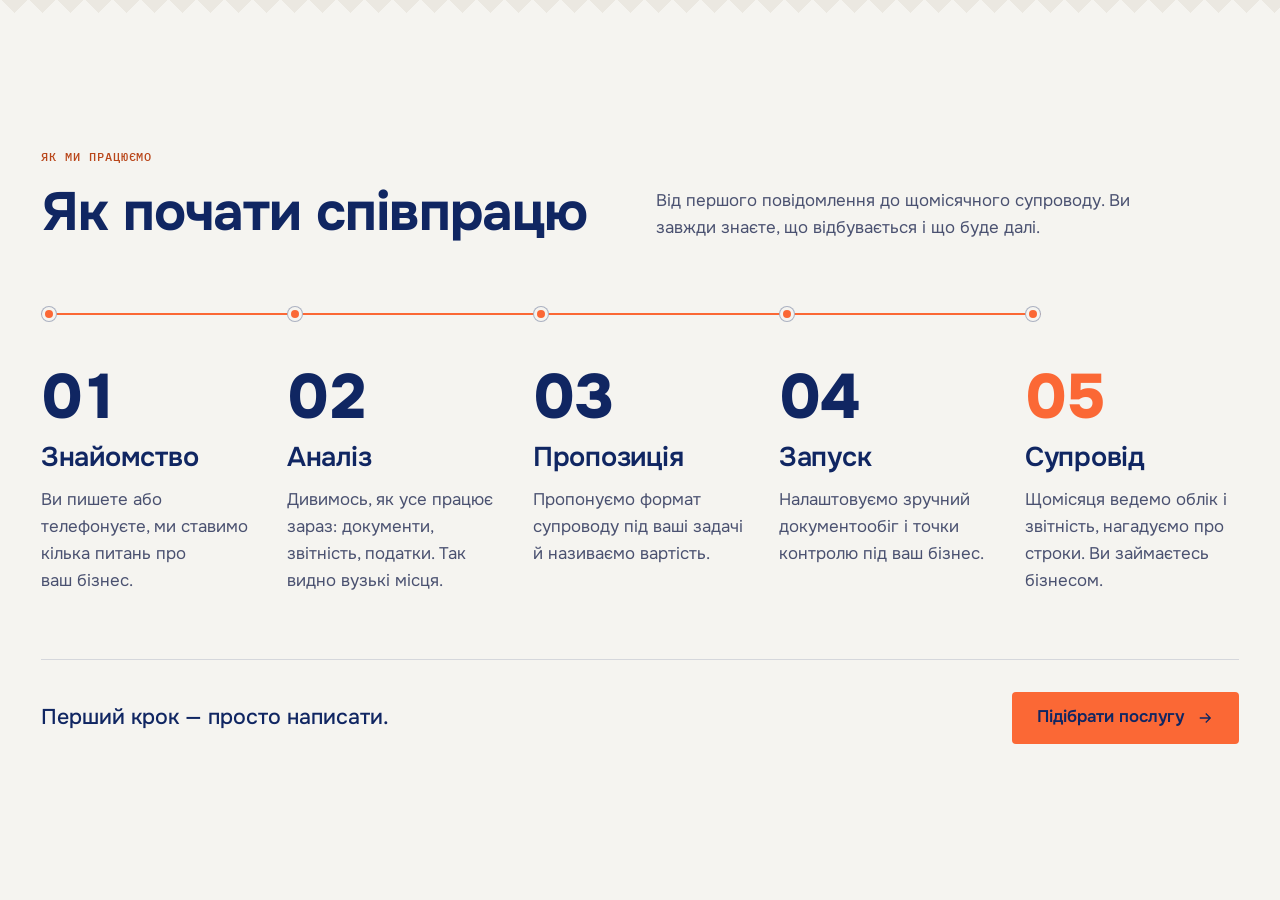
<file: blocks/05-process.html>
<!doctype html>
<html lang="uk">
<head>
  <meta charset="utf-8">
  <meta name="viewport" content="width=device-width, initial-scale=1">
  <title>05 Як ми працюємо — Happy Finance</title>
  <meta name="robots" content="noindex">
  <!-- Бібліотеки: немає. Поява на IntersectionObserver, гортання карток на нативному scroll-snap. -->
  <link rel="preload" href="../assets/fonts/onest-var-cyrillic.woff2" as="font" type="font/woff2" crossorigin>
  <link rel="stylesheet" href="../css/tokens.css">
  <link rel="stylesheet" href="../css/base.css">
  <style>
    /* ===== 05 Як ми працюємо. Префікс класів: prc__ ===== */

    .prc {
      position: relative;
      --edge-color: var(--paper-200);  /* зубці «чека» від «Дах і фундамент» */
      padding-block: var(--section-y);
      overflow: clip;
    }

    /* --- Шапка --- */
    .prc__head {
      display: grid;
      gap: var(--sp-4);
      margin-bottom: var(--sp-8);
    }
    .prc__label { color: var(--accent-text); }
    .prc__title { font-size: var(--fs-h2); max-width: 18ch; }
    .prc__lead { color: var(--fg-muted); max-width: 30rem; }

    /* --- Доріжка кроків --- */
    .prc__track { position: relative; }

    .prc__rail,
    .prc__rail-fill {
      display: none;
      position: absolute;
      top: 7px;
      left: 0;
      right: 0;
      height: var(--stroke);
    }
    .prc__rail { background: var(--line); }
    .prc__rail-fill {
      background: var(--accent);
      transform: scaleX(0);
      transform-origin: left center;
      transition: transform 1.6s var(--ease-in-out);
    }

    /* Мобільний: картки гортаються вбік. .prc__track перебиває ol[role="list"] з base.css */
    .prc__track .prc__steps {
      display: flex;
      gap: var(--sp-4);
      margin: 0 calc(var(--gutter) * -1);
      padding: var(--sp-1) var(--gutter) var(--sp-5);
      list-style: none;
      overflow-x: auto;
      overscroll-behavior-x: contain;
      scroll-snap-type: x mandatory;
      scroll-padding-inline: var(--gutter);
      scrollbar-width: none;
    }
    .prc__steps::-webkit-scrollbar { display: none; }
    .prc__steps:focus-visible { outline-offset: -2px; }

    .prc__step {
      position: relative;
      flex: 0 0 min(82%, 340px);
      display: grid;
      align-content: start;
      gap: var(--sp-3);
      padding: var(--sp-6) var(--sp-5);
      border: var(--hairline) solid var(--line);
      border-radius: var(--r-md);
      background: var(--bg-raised);
      scroll-snap-align: start;
    }

    .prc__node {
      position: relative;
      width: 16px;
      height: 16px;
      margin-bottom: var(--sp-2);
      border: var(--stroke) solid var(--line-strong);
      border-radius: var(--r-pill);
      background: var(--bg);
    }
    .prc__node::after {
      content: "";
      position: absolute;
      inset: 3px;
      border-radius: var(--r-pill);
      background: var(--accent);
      transform: scale(0);
      transition: transform var(--dur-base) var(--ease-spring);
      transition-delay: calc(var(--i, 0) * 280ms + 200ms);
    }

    .prc__num {
      color: var(--fg-strong);
      font-size: clamp(2.75rem, 2rem + 2.4vw, 4rem);
      font-weight: var(--fw-black);
      line-height: 1;
      letter-spacing: var(--ls-display);
      opacity: 0.18;
      transition: opacity var(--dur-slow) var(--ease-out);
      transition-delay: calc(var(--i, 0) * 280ms + 200ms);
    }
    .prc__step-title {
      font-size: var(--fs-h3);
      font-weight: var(--fw-semibold);
      line-height: 1.25;
      letter-spacing: -0.01em;
    }
    .prc__step-text { color: var(--fg-muted); }

    /* Запуск анімації, коли секція в кадрі */
    .prc.is-run .prc__rail-fill { transform: scaleX(1); }
    .prc.is-run .prc__node::after { transform: scale(1); }
    .prc.is-run .prc__num { opacity: 1; }
    .prc__step--last .prc__num { color: var(--accent); }

    .prc__reveal {
      transition: opacity var(--dur-reveal) var(--ease-out), transform var(--dur-reveal) var(--ease-out);
      transition-delay: calc(var(--i, 0) * 280ms);
    }
    @media (scripting: enabled) {
      .prc:not(.is-run) .prc__reveal { opacity: 0; transform: translateY(var(--reveal-shift)); }
    }
    @media (scripting: none) {
      .prc__rail-fill { transform: none; }
      .prc__node::after { transform: scale(1); }
      .prc__num { opacity: 1; }
    }

    /* Керування гортанням (мобільний) */
    .prc__nav {
      display: flex;
      align-items: center;
      justify-content: space-between;
      gap: var(--sp-4);
      margin-top: var(--sp-2);
    }
    .prc__count { color: var(--fg-muted); }
    .prc__count-current { color: var(--fg-strong); }
    .prc__arrows { display: flex; gap: var(--sp-2); }
    .prc__arrow {
      display: grid;
      place-items: center;
      width: 44px;
      height: 44px;
      border: var(--hairline) solid var(--line-strong);
      border-radius: var(--r-pill);
      color: var(--fg-strong);
      transition: transform var(--dur-base) var(--ease-out), opacity var(--dur-fast) var(--ease-out);
    }
    .prc__arrow svg { width: 18px; height: 18px; }
    .prc__arrow:disabled { opacity: 0.35; cursor: default; }
    .prc__arrow:active:not(:disabled) { transform: scale(0.94); }

    /* --- Заклик --- */
    .prc__cta {
      display: flex;
      flex-wrap: wrap;
      align-items: center;
      justify-content: space-between;
      gap: var(--sp-4) var(--sp-6);
      margin-top: var(--sp-8);
      padding-top: var(--sp-6);
      border-top: var(--hairline) solid var(--line);
    }
    .prc__cta-text {
      color: var(--fg-strong);
      font-size: var(--fs-lead);
      font-weight: var(--fw-medium);
    }

    /* ===== Планшет 768+ ===== */
    @media (min-width: 768px) {
      .prc__head {
        grid-template-columns: minmax(0, 1fr) minmax(0, 1fr);
        align-items: end;
        column-gap: var(--grid-gap);
      }
      .prc__label { grid-column: 1 / -1; }
      .prc__step { flex-basis: min(46%, 360px); }
    }

    /* ===== Десктоп 1024+: п’ять кроків в один ряд під лінією ===== */
    @media (min-width: 1024px) {
      .prc__rail,
      .prc__rail-fill {
        display: block;
        right: calc((100% - var(--grid-gap) * 4) / 5 - 16px);   /* лінія закінчується на останньому вузлі */
      }
      .prc__track .prc__steps {
        display: grid;
        grid-template-columns: repeat(5, minmax(0, 1fr));
        gap: var(--grid-gap);
        margin: 0;
        padding: 0;
        overflow: visible;
      }
      .prc__step {
        padding: 0;
        border: 0;
        border-radius: 0;
        background: none;
      }
      .prc__node { margin-bottom: var(--sp-6); }
      .prc__nav { display: none; }
    }

    @media (prefers-reduced-motion: reduce) {
      .prc__rail-fill,
      .prc__node::after,
      .prc__num { transition: none; }
    }
  </style>
</head>
<body>
<main id="main">

  <!-- ================= БЛОК 05 ЯК МИ ПРАЦЮЄМО ================= -->
  <section class="prc" id="process" data-theme="light" data-edge data-prc aria-labelledby="prc-title">
    <div class="container">

      <div class="prc__head">
        <p class="t-label prc__label">Як ми працюємо</p>
        <h2 class="prc__title" id="prc-title">Як почати співпрацю</h2>
        <p class="prc__lead">Від першого повідомлення до щомісячного супроводу. Ви завжди знаєте, що відбувається і що буде далі.</p>
      </div>

      <div class="prc__track">
        <span class="prc__rail" aria-hidden="true"></span>
        <span class="prc__rail-fill" aria-hidden="true"></span>

        <ol class="prc__steps" role="list" tabindex="0" aria-label="Кроки співпраці" data-prc-steps>
          <li class="prc__step prc__reveal" style="--i:0">
            <span class="prc__node" aria-hidden="true"></span>
            <span class="prc__num t-num" aria-hidden="true">01</span>
            <h3 class="prc__step-title">Знайомство</h3>
            <p class="prc__step-text">Ви пишете або телефонуєте, ми ставимо кілька питань про ваш бізнес.</p>
          </li>
          <li class="prc__step prc__reveal" style="--i:1">
            <span class="prc__node" aria-hidden="true"></span>
            <span class="prc__num t-num" aria-hidden="true">02</span>
            <h3 class="prc__step-title">Аналіз</h3>
            <p class="prc__step-text">Дивимось, як усе працює зараз: документи, звітність, податки. Так видно вузькі місця.</p>
          </li>
          <li class="prc__step prc__reveal" style="--i:2">
            <span class="prc__node" aria-hidden="true"></span>
            <span class="prc__num t-num" aria-hidden="true">03</span>
            <h3 class="prc__step-title">Пропозиція</h3>
            <p class="prc__step-text">Пропонуємо формат супроводу під ваші задачі й називаємо вартість.</p>
          </li>
          <li class="prc__step prc__reveal" style="--i:3">
            <span class="prc__node" aria-hidden="true"></span>
            <span class="prc__num t-num" aria-hidden="true">04</span>
            <h3 class="prc__step-title">Запуск</h3>
            <p class="prc__step-text">Налаштовуємо зручний документообіг і точки контролю під ваш бізнес.</p>
          </li>
          <li class="prc__step prc__step--last prc__reveal" style="--i:4">
            <span class="prc__node" aria-hidden="true"></span>
            <span class="prc__num t-num" aria-hidden="true">05</span>
            <h3 class="prc__step-title">Супровід</h3>
            <p class="prc__step-text">Щомісяця ведемо облік і звітність, нагадуємо про строки. Ви займаєтесь бізнесом.</p>
          </li>
        </ol>

        <div class="prc__nav">
          <p class="t-label prc__count" aria-hidden="true"><span class="prc__count-current" data-prc-current>1</span> / 5</p>
          <div class="prc__arrows">
            <button class="prc__arrow" type="button" data-prc-prev aria-label="Попередній крок" disabled>
              <svg viewBox="0 0 24 24" fill="none" stroke="currentColor" stroke-width="1.75" aria-hidden="true"><path d="M19 12H5M11 6l-6 6 6 6"/></svg>
            </button>
            <button class="prc__arrow" type="button" data-prc-next aria-label="Наступний крок">
              <svg viewBox="0 0 24 24" fill="none" stroke="currentColor" stroke-width="1.75" aria-hidden="true"><path d="M5 12h14M13 6l6 6-6 6"/></svg>
            </button>
          </div>
        </div>
      </div>

      <div class="prc__cta">
        <p class="prc__cta-text">Перший крок — просто написати.</p>
        <a class="btn btn--primary" href="#match">
          Підібрати послугу
          <svg class="btn__icon" viewBox="0 0 24 24" fill="none" stroke="currentColor" stroke-width="1.75" aria-hidden="true"><path d="M5 12h14M13 6l6 6-6 6"/></svg>
        </a>
      </div>
    </div>
  </section>

  <script>
    (function initProcess() {
      var root = document.querySelector("[data-prc]");
      if (!root) return;
      var list = root.querySelector("[data-prc-steps]");
      var steps = Array.prototype.slice.call(list.children);
      var current = root.querySelector("[data-prc-current]");
      var prev = root.querySelector("[data-prc-prev]");
      var next = root.querySelector("[data-prc-next]");
      var reduce = window.matchMedia("(prefers-reduced-motion: reduce)").matches;

      /* ---------- Запуск анімації в кадрі ---------- */
      if (reduce || !("IntersectionObserver" in window)) {
        root.classList.add("is-run");
      } else {
        var io = new IntersectionObserver(function (entries) {
          if (entries[0].isIntersecting) { root.classList.add("is-run"); io.disconnect(); }
        }, { rootMargin: "0px 0px -25% 0px" });
        io.observe(list);
      }

      /* ---------- Гортання карток (мобільний і планшет) ---------- */
      function index() {
        var left = list.scrollLeft;
        var base = steps[0].offsetLeft;
        var best = 0;
        steps.forEach(function (s, i) {
          if (Math.abs(s.offsetLeft - base - left) < Math.abs(steps[best].offsetLeft - base - left)) best = i;
        });
        // біля правого краю показуємо останній крок
        if (left + list.clientWidth >= list.scrollWidth - 4) best = steps.length - 1;
        return best;
      }
      var ticking = false;
      function update() {
        ticking = false;
        var i = index();
        current.textContent = String(i + 1);
        prev.disabled = list.scrollLeft <= 4;
        next.disabled = list.scrollLeft + list.clientWidth >= list.scrollWidth - 4;
      }
      list.addEventListener("scroll", function () {
        if (!ticking) { ticking = true; requestAnimationFrame(update); }
      }, { passive: true });
      function go(dir) {
        var i = Math.max(0, Math.min(steps.length - 1, index() + dir));
        list.scrollTo({ left: steps[i].offsetLeft - steps[0].offsetLeft, behavior: reduce ? "auto" : "smooth" });
      }
      prev.addEventListener("click", function () { go(-1); });
      next.addEventListener("click", function () { go(1); });
      window.addEventListener("resize", update, { passive: true });
      update();
    })();
  </script>
  <!-- ================= /БЛОК 05 ЯК МИ ПРАЦЮЄМО ================= -->

</main>
</body>
</html>
</file>
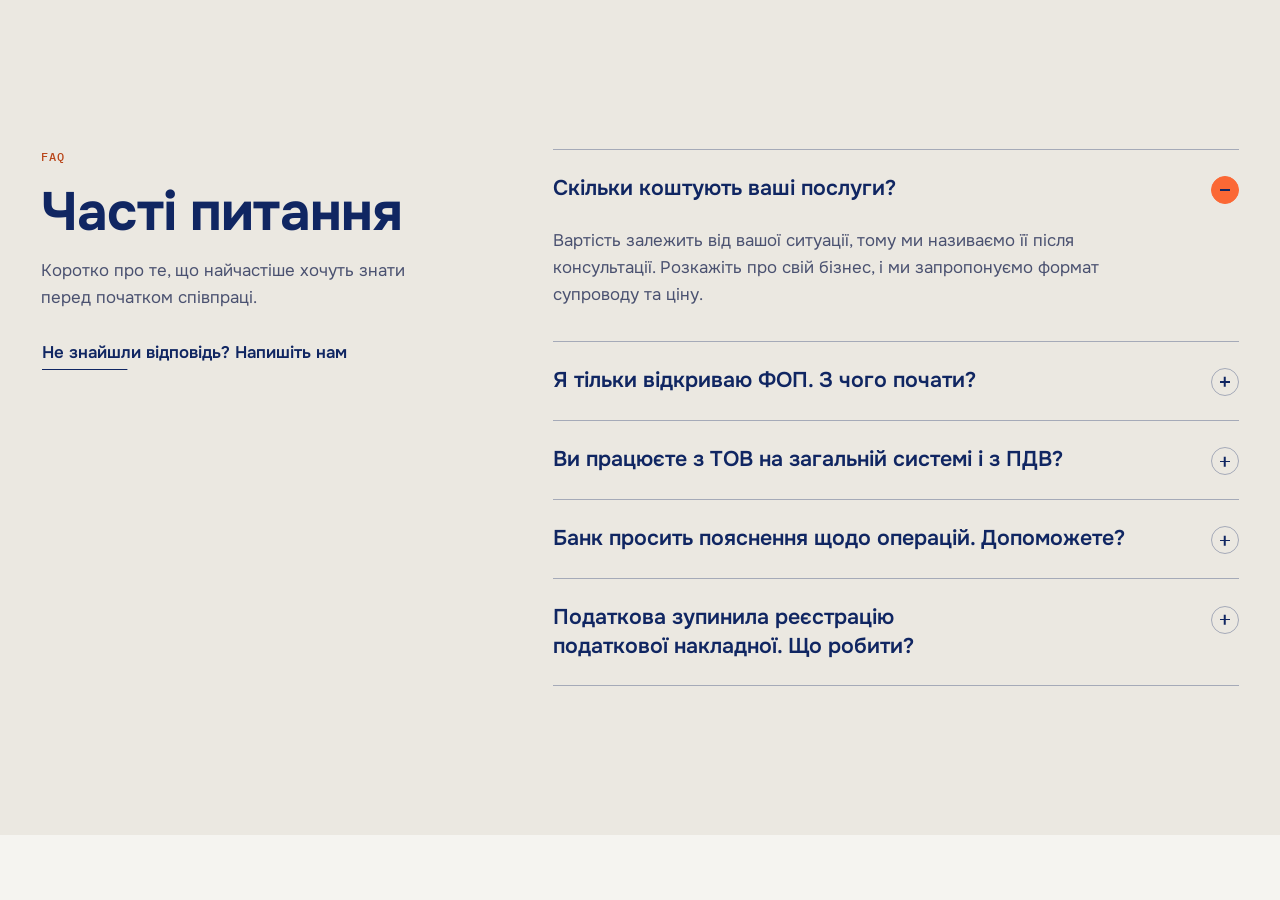
<file: blocks/06-faq.html>
<!doctype html>
<html lang="uk">
<head>
  <meta charset="utf-8">
  <meta name="viewport" content="width=device-width, initial-scale=1">
  <title>06 FAQ — Happy Finance</title>
  <meta name="robots" content="noindex">
  <!-- Бібліотеки: немає. Розкриття на vanilla JS. -->
  <link rel="preload" href="../assets/fonts/onest-var-cyrillic.woff2" as="font" type="font/woff2" crossorigin>
  <link rel="stylesheet" href="../css/tokens.css">
  <link rel="stylesheet" href="../css/base.css">
  <style>
    /* ===== 06 FAQ. Префікс класів: faq__ ===== */

    .faq {
      position: relative;
      padding-block: var(--section-y);
      background-color: var(--bg-sunken);   /* світло-бежевий, щоб відділити від сусідніх світлих секцій */
    }

    .faq__layout {
      display: grid;
      gap: var(--sp-7);
    }

    /* --- Ліва колонка --- */
    .faq__aside {
      display: grid;
      gap: var(--sp-4);
      align-content: start;
      min-width: 0;
    }
    .faq__label { color: var(--accent-text); }
    .faq__title { font-size: var(--fs-h2); }
    .faq__lead { color: var(--fg-muted); max-width: 26rem; }
    .faq__more { justify-self: start; margin-top: var(--sp-2); }

    /* --- Список питань --- */
    .faq__list-wrap { min-width: 0; }
    .faq__list-wrap .faq__list {          /* перебиває ol[role="list"] з base.css */
      margin: 0;
      padding: 0;
      list-style: none;
      border-bottom: var(--hairline) solid var(--line-strong);
    }
    .faq__item { border-top: var(--hairline) solid var(--line-strong); }
    .faq__q { font-size: inherit; font-weight: inherit; line-height: inherit; letter-spacing: 0; }

    .faq__trigger {
      position: relative;
      isolation: isolate;
      display: grid;
      grid-template-columns: minmax(0, 1fr) auto;
      align-items: start;
      gap: var(--sp-4);
      width: 100%;
      padding: var(--sp-5) 0;
      text-align: left;
      color: var(--fg-strong);
      font-size: var(--fs-lead);
      font-weight: var(--fw-semibold);
      line-height: 1.35;
    }
    .faq__trigger::before {
      content: "";
      position: absolute;
      inset: 0 calc(var(--sp-3) * -1);
      z-index: -1;
      background: var(--bg-raised);
      transform: scaleX(0);
      transform-origin: left center;
      transition: transform var(--dur-slow) var(--ease-out);
    }
    @media (hover: hover) {
      .faq__trigger:hover::before { transform: scaleX(1); }
    }

    .faq__icon {
      position: relative;
      flex: none;
      width: 28px;
      height: 28px;
      margin-top: 0.1em;
      border: var(--hairline) solid var(--line-strong);
      border-radius: var(--r-pill);
      transition: transform var(--dur-base) var(--ease-out);
    }
    .faq__icon::before,
    .faq__icon::after {
      content: "";
      position: absolute;
      top: 50%;
      left: 50%;
      width: 10px;
      height: var(--stroke);
      margin: calc(var(--stroke) / -2) 0 0 -5px;
      background: currentColor;
      transition: transform var(--dur-base) var(--ease-out);
    }
    .faq__icon::after { transform: rotate(90deg); }
    .faq__trigger[aria-expanded="true"] .faq__icon {
      transform: rotate(180deg);
      background-color: var(--accent);
      border-color: var(--accent);
      color: var(--on-accent);
    }
    .faq__trigger[aria-expanded="true"] .faq__icon::after { transform: rotate(0deg); }

    /* Розкриття: висота через grid 0fr → 1fr (як у блоці послуг) */
    .faq__a {
      display: grid;
      grid-template-rows: 0fr;
      transition: grid-template-rows var(--dur-slow) var(--ease-out);
    }
    .faq__a-inner { min-height: 0; overflow: hidden; }
    .faq__item.is-open .faq__a { grid-template-rows: 1fr; }
    .faq__a-text {
      max-width: 40rem;
      padding: 0 calc(28px + var(--sp-4)) var(--sp-6) 0;
      color: var(--fg-muted);
      opacity: 0;
      transform: translateY(-6px);
      transition: opacity var(--dur-base) var(--ease-out), transform var(--dur-base) var(--ease-out);
    }
    .faq__item.is-open .faq__a-text { opacity: 1; transform: none; transition-delay: 100ms; }

    /* --- Поява --- */
    .faq__reveal {
      transition: opacity var(--dur-reveal) var(--ease-out), transform var(--dur-reveal) var(--ease-out);
      transition-delay: calc(var(--i, 0) * var(--stagger));
    }
    @media (scripting: enabled) {
      .faq__reveal:not(.is-shown) { opacity: 0; transform: translateY(var(--reveal-shift)); }
    }
    @media (scripting: none) {
      .faq__a { grid-template-rows: 1fr; }
      .faq__a-text { opacity: 1; transform: none; }
    }

    /* ===== Десктоп 1024+: липкий заголовок зліва ===== */
    @media (min-width: 1024px) {
      .faq__layout {
        grid-template-columns: repeat(12, minmax(0, 1fr));
        column-gap: var(--grid-gap);
        align-items: start;
      }
      .faq__aside {
        grid-column: 1 / span 4;
        position: sticky;
        top: calc(var(--header-h) + var(--sp-6));
      }
      .faq__list-wrap { grid-column: 6 / -1; }
    }

    @media (prefers-reduced-motion: reduce) {
      .faq__a { transition: none; }
    }
  </style>
</head>
<body>
<main id="main">

  <!-- ================= БЛОК 06 FAQ ================= -->
  <section class="faq" id="faq" data-theme="light" data-faq aria-labelledby="faq-title">
    <div class="container">
      <div class="faq__layout">

        <div class="faq__aside faq__reveal">
          <p class="t-label faq__label">FAQ</p>
          <h2 class="faq__title" id="faq-title">Часті питання</h2>
          <p class="faq__lead">Коротко про те, що найчастіше хочуть знати перед початком співпраці.</p>
          <a class="btn btn--ghost faq__more" href="#contact">Не знайшли відповідь? Напишіть нам</a>
        </div>

        <div class="faq__list-wrap">
          <ol class="faq__list" role="list">
            <li class="faq__item faq__reveal" style="--i:0">
              <h3 class="faq__q">
                <button class="faq__trigger" type="button" aria-expanded="false" aria-controls="faq-a1" id="faq-q1">
                  <span>Скільки коштують ваші послуги?</span><span class="faq__icon" aria-hidden="true"></span>
                </button>
              </h3>
              <div class="faq__a" id="faq-a1" role="region" aria-labelledby="faq-q1"><div class="faq__a-inner">
                <p class="faq__a-text">Вартість залежить від вашої ситуації, тому ми називаємо її після консультації. Розкажіть про свій бізнес, і ми запропонуємо формат супроводу та ціну.</p>
              </div></div>
            </li>
            <li class="faq__item faq__reveal" style="--i:1">
              <h3 class="faq__q">
                <button class="faq__trigger" type="button" aria-expanded="false" aria-controls="faq-a2" id="faq-q2">
                  <span>Я тільки відкриваю ФОП. З чого почати?</span><span class="faq__icon" aria-hidden="true"></span>
                </button>
              </h3>
              <div class="faq__a" id="faq-a2" role="region" aria-labelledby="faq-q2"><div class="faq__a-inner">
                <p class="faq__a-text">З консультації. Ми підберемо КВЕДи й оптимальну систему оподаткування, а потім зареєструємо ФОП онлайн, без вашої участі.</p>
              </div></div>
            </li>
            <li class="faq__item faq__reveal" style="--i:2">
              <h3 class="faq__q">
                <button class="faq__trigger" type="button" aria-expanded="false" aria-controls="faq-a3" id="faq-q3">
                  <span>Ви працюєте з ТОВ на загальній системі і з ПДВ?</span><span class="faq__icon" aria-hidden="true"></span>
                </button>
              </h3>
              <div class="faq__a" id="faq-a3" role="region" aria-labelledby="faq-q3"><div class="faq__a-inner">
                <p class="faq__a-text">Так. Ведемо ТОВ на єдиному податку і на загальній системі, з ПДВ і без, зокрема з експортом та імпортом. Реєструємо податкові накладні й подаємо звіти з ПДВ.</p>
              </div></div>
            </li>
            <li class="faq__item faq__reveal" style="--i:3">
              <h3 class="faq__q">
                <button class="faq__trigger" type="button" aria-expanded="false" aria-controls="faq-a4" id="faq-q4">
                  <span>Банк просить пояснення щодо операцій. Допоможете?</span><span class="faq__icon" aria-hidden="true"></span>
                </button>
              </h3>
              <div class="faq__a" id="faq-a4" role="region" aria-labelledby="faq-q4"><div class="faq__a-inner">
                <p class="faq__a-text">Так. Ми супроводжуємо фінансовий моніторинг у банку будь-якої складності.</p>
              </div></div>
            </li>
            <li class="faq__item faq__reveal" style="--i:4">
              <h3 class="faq__q">
                <button class="faq__trigger" type="button" aria-expanded="false" aria-controls="faq-a5" id="faq-q5">
                  <span>Податкова зупинила реєстрацію податкової накладної. Що робити?</span><span class="faq__icon" aria-hidden="true"></span>
                </button>
              </h3>
              <div class="faq__a" id="faq-a5" role="region" aria-labelledby="faq-q5"><div class="faq__a-inner">
                <p class="faq__a-text">Напишіть нам. Ми займаємось розблокуванням податкових накладних і розберемо вашу ситуацію.</p>
              </div></div>
            </li>
            <!-- [ПЛЕЙСХОЛДЕР] Питання 6–8 додати після відповідей Марії:
                 передача обліку від іншого бухгалтера; онлайн чи офіс; години звʼязку. -->
          </ol>
        </div>

      </div>
    </div>
  </section>

  <!-- Розмітка FAQ для пошуковиків. Під час інтеграції перенести в <head> index.html; тексти мають збігатися з видимими. -->
  <script type="application/ld+json">
  {
    "@context": "https://schema.org",
    "@type": "FAQPage",
    "mainEntity": [
      { "@type": "Question", "name": "Скільки коштують ваші послуги?",
        "acceptedAnswer": { "@type": "Answer", "text": "Вартість залежить від вашої ситуації, тому ми називаємо її після консультації. Розкажіть про свій бізнес, і ми запропонуємо формат супроводу та ціну." } },
      { "@type": "Question", "name": "Я тільки відкриваю ФОП. З чого почати?",
        "acceptedAnswer": { "@type": "Answer", "text": "З консультації. Ми підберемо КВЕДи й оптимальну систему оподаткування, а потім зареєструємо ФОП онлайн, без вашої участі." } },
      { "@type": "Question", "name": "Ви працюєте з ТОВ на загальній системі і з ПДВ?",
        "acceptedAnswer": { "@type": "Answer", "text": "Так. Ведемо ТОВ на єдиному податку і на загальній системі, з ПДВ і без, зокрема з експортом та імпортом. Реєструємо податкові накладні й подаємо звіти з ПДВ." } },
      { "@type": "Question", "name": "Банк просить пояснення щодо операцій. Допоможете?",
        "acceptedAnswer": { "@type": "Answer", "text": "Так. Ми супроводжуємо фінансовий моніторинг у банку будь-якої складності." } },
      { "@type": "Question", "name": "Податкова зупинила реєстрацію податкової накладної. Що робити?",
        "acceptedAnswer": { "@type": "Answer", "text": "Напишіть нам. Ми займаємось розблокуванням податкових накладних і розберемо вашу ситуацію." } }
    ]
  }
  </script>

  <script>
    (function initFaq() {
      var root = document.querySelector("[data-faq]");
      if (!root) return;
      var items = Array.prototype.slice.call(root.querySelectorAll(".faq__item"));
      var reveals = root.querySelectorAll(".faq__reveal");
      var reduce = window.matchMedia("(prefers-reduced-motion: reduce)").matches;

      function setItem(item, open) {
        item.classList.toggle("is-open", open);
        item.querySelector(".faq__trigger").setAttribute("aria-expanded", String(open));
        var a = item.querySelector(".faq__a");
        if (open) a.removeAttribute("inert"); else a.setAttribute("inert", "");
      }
      items.forEach(function (item, i) {
        setItem(item, i === 0);   // перше питання відкрите
        item.querySelector(".faq__trigger").addEventListener("click", function () {
          setItem(item, !item.classList.contains("is-open"));
        });
      });

      if (reduce || !("IntersectionObserver" in window)) {
        Array.prototype.forEach.call(reveals, function (el) { el.classList.add("is-shown"); });
        return;
      }
      var io = new IntersectionObserver(function (entries) {
        entries.forEach(function (e) {
          if (e.isIntersecting) { e.target.classList.add("is-shown"); io.unobserve(e.target); }
        });
      }, { rootMargin: "0px 0px -10% 0px" });
      Array.prototype.forEach.call(reveals, function (el) { io.observe(el); });
    })();
  </script>
  <!-- ================= /БЛОК 06 FAQ ================= -->

</main>
</body>
</html>
</file>
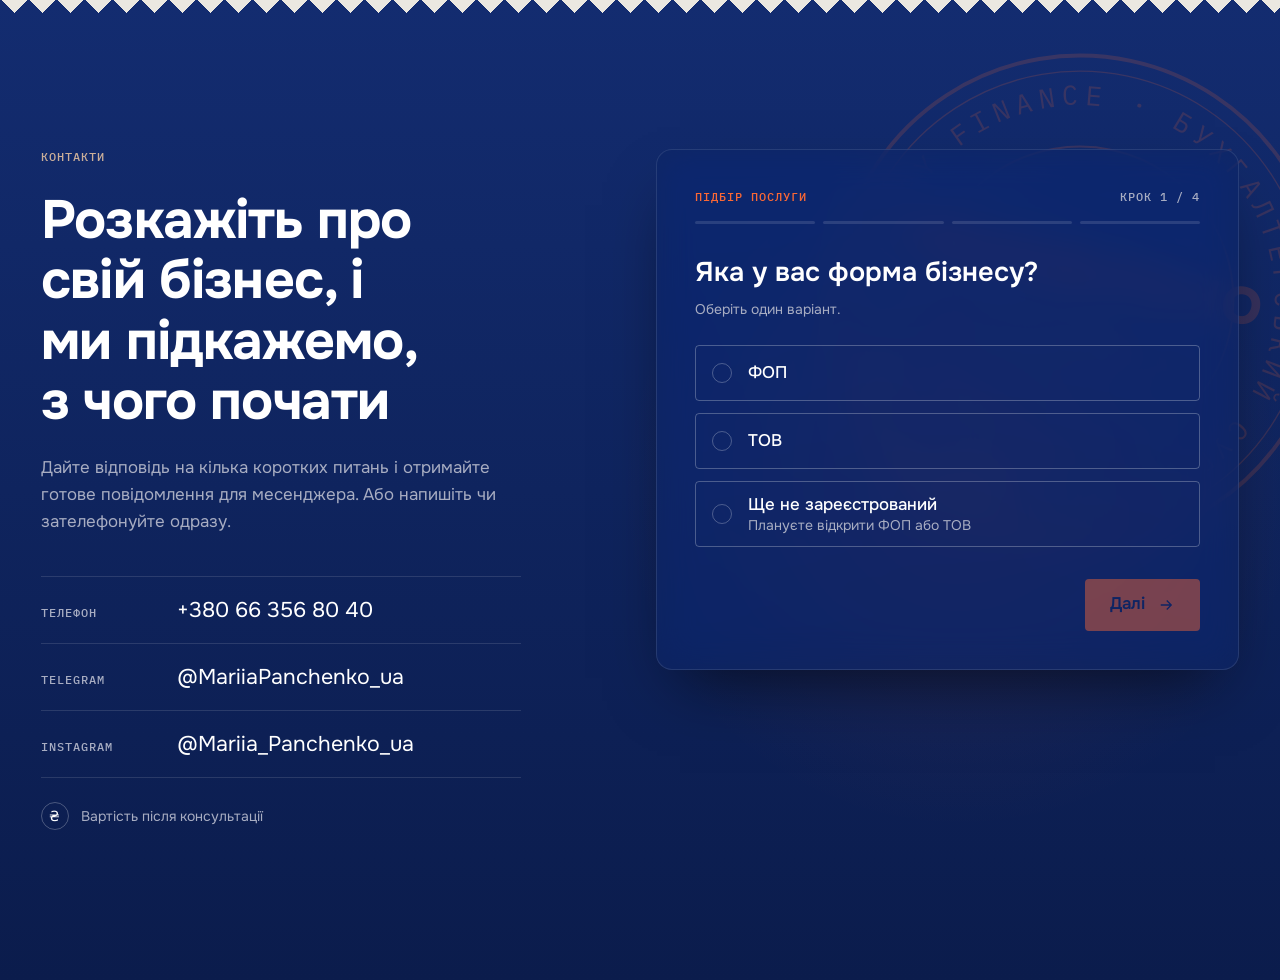
<file: blocks/07-contact.html>
<!doctype html>
<html lang="uk">
<head>
  <meta charset="utf-8">
  <meta name="viewport" content="width=device-width, initial-scale=1">
  <title>07 CTA і контакти — Happy Finance</title>
  <meta name="robots" content="noindex">
  <!--
    Бібліотеки: немає. Контакти: ../js/config.js (дані) і ../js/contacts.js (посилання).
    Міні-підбір нічого не відправляє і не зберігає: він складає текст повідомлення,
    який відвідувач сам копіює або надсилає в месенджер. Форма демонстраційна в тому сенсі,
    що до обробника заявок (бот, CRM) не підключена.
  -->
  <link rel="preload" href="../assets/fonts/onest-var-cyrillic.woff2" as="font" type="font/woff2" crossorigin>
  <link rel="stylesheet" href="../css/tokens.css">
  <link rel="stylesheet" href="../css/base.css">
  <script src="../js/config.js"></script>
  <script src="../js/contacts.js"></script>
  <style>
    /* ===== 07 CTA + Контакти. Префікс класів: cta__ ===== */

    .cta {
      position: relative;
      --edge-color: var(--paper-200);  /* зубці «чека» від FAQ */
      background-image: linear-gradient(180deg, var(--navy-700) 0%, var(--navy-900) 100%);
      padding-block: var(--section-y);
      overflow: clip;
    }
    .cta__stamp {
      position: absolute;
      top: 40px;
      right: -60px;
      width: min(520px, 90vw);
      aspect-ratio: 1;
      color: var(--accent);
      opacity: 0.16;
      transform: rotate(12deg);
      pointer-events: none;
    }
    @media (max-width: 760px) {
      .cta__stamp { width: 300px; top: 10px; right: -110px; }
    }
    .cta__glow {
      position: absolute;
      top: 50%;
      left: 75%;
      width: min(800px, 120vw);
      aspect-ratio: 1;
      background: radial-gradient(circle, color-mix(in srgb, var(--accent) 16%, transparent) 0%, transparent 60%);
      transform: translate(-50%, -50%);
      opacity: 0.6;
      pointer-events: none;
    }

    .cta__layout {
      position: relative;
      display: grid;
      gap: var(--sp-8);
    }

    /* --- Ліва колонка --- */
    .cta__intro { display: grid; gap: var(--sp-5); align-content: start; min-width: 0; }
    .cta__label { color: var(--brand-beige); }
    .cta__title { font-size: var(--fs-h2); max-width: 15ch; }
    .cta__lead { color: var(--fg-muted); max-width: 30rem; }

    .cta__contacts-wrap .cta__contacts {   /* перебиває ul[role="list"] з base.css */
      display: grid;
      margin: var(--sp-4) 0 0;
      padding: 0;
      list-style: none;
      border-top: var(--hairline) solid var(--line);
    }
    .cta__contact {
      display: grid;
      grid-template-columns: 7.5rem minmax(0, 1fr);
      align-items: baseline;
      gap: var(--sp-4);
      padding-block: var(--sp-4);
      border-bottom: var(--hairline) solid var(--line);
    }
    /* найвужчі телефони: вужча колонка підписів, щоб нік Instagram не розривався */
    @media (max-width: 374px) {
      .cta__contact { grid-template-columns: 6.25rem minmax(0, 1fr); gap: var(--sp-3); }
    }
    .cta__contact-key { color: var(--fg-muted); }
    .cta__contact-val { min-width: 0; overflow-wrap: anywhere; color: var(--fg); font-size: var(--fs-lead); }
    .cta__contact-val a { text-decoration: none; }
    .cta__contact-val a:hover { text-decoration: underline; }
    .cta__price { display: flex; align-items: center; gap: var(--sp-3); color: var(--fg-muted); }
    .cta__price-sign {
      display: grid; place-items: center; flex: none;
      width: 28px; height: 28px;
      border: var(--hairline) solid var(--line-strong);
      border-radius: var(--r-pill);
      font-family: var(--font-mono);
      font-size: var(--fs-small);
      color: var(--fg);
    }

    /* --- Картка підбору --- */
    .cta__card {
      position: relative;
      min-width: 0;
      padding: clamp(var(--sp-5), 3vw, var(--sp-7));
      border: var(--hairline) solid var(--glass-border);
      border-radius: var(--r-lg);
      background: var(--glass-bg);
      -webkit-backdrop-filter: blur(18px) saturate(140%);
      backdrop-filter: blur(18px) saturate(140%);
      box-shadow: var(--shadow-lg);
      scroll-margin-top: calc(var(--header-h) + var(--sp-4));
    }
    .cta__card-head {
      display: flex;
      justify-content: space-between;
      align-items: baseline;
      gap: var(--sp-4);
      margin-bottom: var(--sp-4);
    }
    .cta__card-label { color: var(--accent); }
    .cta__card-step { color: var(--fg-muted); }

    .cta__progress {
      display: grid;
      grid-auto-flow: column;
      grid-auto-columns: 1fr;
      gap: var(--sp-2);
      margin-bottom: var(--sp-6);
    }
    .cta__seg {
      position: relative;
      height: 3px;
      overflow: hidden;
      border-radius: var(--r-pill);
      background: var(--line);
    }
    .cta__seg::after {
      content: "";
      position: absolute;
      inset: 0;
      background: var(--accent);
      transform: scaleX(0);
      transform-origin: left center;
      transition: transform var(--dur-slow) var(--ease-out);
    }
    .cta__seg.is-done::after { transform: scaleX(1); }

    .cta__stage { position: relative; }

    /* Крок */
    .cta__step { border: 0; margin: 0; padding: 0; min-width: 0; }
    .cta__step[hidden] { display: none; }
    .cta__q {
      display: block;
      margin-bottom: var(--sp-2);
      padding: 0;
      color: var(--fg-strong);
      font-size: var(--fs-h3);
      font-weight: var(--fw-semibold);
      line-height: 1.25;
    }
    .cta__hint { color: var(--fg-muted); font-size: var(--fs-small); margin-bottom: var(--sp-5); }

    .cta__options { display: grid; gap: var(--sp-3); }
    .cta__option { position: relative; display: block; }
    .cta__input {
      position: absolute;
      opacity: 0;
      width: 1px;
      height: 1px;
    }
    .cta__tile {
      position: relative;
      display: flex;
      align-items: center;
      gap: var(--sp-4);
      min-height: 56px;
      padding: var(--sp-3) var(--sp-4);
      border: var(--hairline) solid var(--line-strong);
      border-radius: var(--r-sm);
      cursor: pointer;
      transition: transform var(--dur-base) var(--ease-out);
    }
    .cta__tile::before {          /* заливка вибраного варіанта — лише opacity */
      content: "";
      position: absolute;
      inset: 0;
      border-radius: inherit;
      background: color-mix(in srgb, var(--accent) 14%, transparent);
      border: var(--hairline) solid var(--accent);
      opacity: 0;
      transition: opacity var(--dur-base) var(--ease-out);
    }
    .cta__mark {
      position: relative;
      flex: none;
      width: 20px;
      height: 20px;
      border: var(--stroke) solid var(--line-strong);
      border-radius: var(--r-pill);
    }
    .cta__options--multi .cta__mark { border-radius: var(--r-xs); }
    .cta__mark::after {
      content: "";
      position: absolute;
      inset: 3px;
      border-radius: inherit;
      background: var(--accent);
      transform: scale(0);
      transition: transform var(--dur-base) var(--ease-spring);
    }
    .cta__tile-text { position: relative; color: var(--fg); font-weight: var(--fw-medium); line-height: 1.3; }
    .cta__tile-sub { display: block; color: var(--fg-muted); font-size: var(--fs-small); font-weight: var(--fw-regular); }

    .cta__input:checked + .cta__tile::before { opacity: 1; }
    .cta__input:checked + .cta__tile .cta__mark { border-color: var(--accent); }
    .cta__input:checked + .cta__tile .cta__mark::after { transform: scale(1); }
    .cta__input:focus-visible + .cta__tile { outline: 2px solid var(--focus); outline-offset: 3px; }
    @media (hover: hover) {
      .cta__tile:hover { transform: translateX(4px); }
    }

    .cta__actions {
      display: flex;
      justify-content: space-between;
      align-items: center;
      gap: var(--sp-4);
      margin-top: var(--sp-6);
    }
    .cta__back[hidden],
    .cta__option[hidden],
    .cta__actions[hidden] { display: none; }
    .cta__actions .btn--primary { margin-left: auto; }

    /* Переходи між кроками */
    .cta__step.is-entering { animation: cta-in var(--dur-slow) var(--ease-out) both; }
    .cta__step.is-entering-back { animation: cta-in-back var(--dur-slow) var(--ease-out) both; }
    @keyframes cta-in { from { opacity: 0; transform: translateX(24px); } to { opacity: 1; transform: none; } }
    @keyframes cta-in-back { from { opacity: 0; transform: translateX(-24px); } to { opacity: 1; transform: none; } }

    /* Результат */
    .cta__result[hidden] { display: none; }
    .cta__result-title { font-size: var(--fs-h3); font-weight: var(--fw-semibold); margin-bottom: var(--sp-5); }
    .cta__result .cta__picks {
      display: grid;
      gap: var(--sp-2);
      margin: 0 0 var(--sp-6);
      padding: 0;
      list-style: none;
    }
    .cta__pick {
      position: relative;
      display: grid;
      gap: var(--sp-1);
      padding: var(--sp-4) var(--sp-4) var(--sp-4) calc(var(--sp-4) + 28px + var(--sp-3));
      border: var(--hairline) solid var(--line-strong);
      border-radius: var(--r-sm);
      background: var(--bg-raised);
      opacity: 0;
      transform: translate3d(0, 16px, 0) rotate(-1.5deg);
      animation: cta-pick var(--dur-slow) var(--ease-out) forwards;
      animation-delay: calc(var(--i, 0) * 140ms + 100ms);
    }
    @keyframes cta-pick { to { opacity: 1; transform: none; } }
    .cta__pick-check {
      position: absolute;
      top: var(--sp-4);
      left: var(--sp-4);
      display: grid;
      place-items: center;
      width: 28px;
      height: 28px;
      border-radius: var(--r-pill);
      background: var(--accent);
      color: var(--on-accent);
      transform: scale(0);
      animation: cta-check var(--dur-base) var(--ease-spring) forwards;
      animation-delay: calc(var(--i, 0) * 140ms + 420ms);
    }
    .cta__pick-check svg { width: 16px; height: 16px; }
    @keyframes cta-check { to { transform: scale(1); } }
    .cta__pick-name { color: var(--fg-strong); font-weight: var(--fw-semibold); }
    .cta__pick-note { color: var(--fg-muted); font-size: var(--fs-small); }

    .cta__msg-label { color: var(--fg-muted); margin-bottom: var(--sp-2); }
    .cta__msg {
      display: block;
      width: 100%;
      min-height: 7.5rem;
      padding: var(--sp-4);
      border: var(--hairline) dashed var(--line-strong);
      border-radius: var(--r-sm);
      background: var(--bg-sunken);
      color: var(--fg);
      font-size: var(--fs-small);
      line-height: 1.55;
      resize: vertical;
    }
    .cta__send {
      display: grid;
      grid-template-columns: 1fr;
      gap: var(--sp-3);
      margin-top: var(--sp-4);
    }
    .cta__messengers { display: grid; grid-template-columns: repeat(3, minmax(0, 1fr)); gap: var(--sp-2); }
    .cta__messengers .btn { padding-inline: var(--sp-2); }
    .cta__messengers .btn[aria-disabled="true"] { opacity: 0.5; pointer-events: auto; cursor: not-allowed; }
    .cta__status { min-height: 1.5em; color: var(--accent); font-size: var(--fs-small); }
    .cta__note { margin-top: var(--sp-4); color: var(--fg-muted); font-size: var(--fs-small); }
    .cta__restart { margin-top: var(--sp-4); }

    /* ===== Планшет 768+ ===== */
    @media (min-width: 768px) {
      .cta__options--two { grid-template-columns: 1fr 1fr; }
      .cta__send { grid-template-columns: auto 1fr; align-items: center; }
    }

    /* ===== Десктоп 1024+ ===== */
    @media (min-width: 1024px) {
      .cta__layout {
        grid-template-columns: repeat(12, minmax(0, 1fr));
        column-gap: var(--grid-gap);
        align-items: start;
      }
      .cta__intro { grid-column: 1 / span 5; position: sticky; top: calc(var(--header-h) + var(--sp-6)); }
      .cta__card { grid-column: 7 / -1; }
      .cta__send { grid-template-columns: 1fr; }
    }
    @media (min-width: 1280px) {
      .cta__send { grid-template-columns: auto 1fr; }
    }

    @media (prefers-reduced-motion: reduce) {
      .cta__step.is-entering, .cta__step.is-entering-back { animation: none; }
      .cta__pick { animation: none; opacity: 1; transform: none; }
      .cta__pick-check { animation: none; transform: scale(1); }
    }
  </style>
</head>
<body>
<main id="main">

  <!-- ================= БЛОК 07 CTA + КОНТАКТИ ================= -->
  <section class="cta" id="contact" data-theme="dark" data-edge data-cta aria-labelledby="cta-title">
    <svg class="cta__stamp" viewBox="0 0 400 400" aria-hidden="true">
      <defs><path id="cta-stamp-ring" d="M200 200 m-150 0 a150 150 0 1 1 300 0 a150 150 0 1 1 -300 0"/></defs>
      <circle cx="200" cy="200" r="188" fill="none" stroke="currentColor" stroke-width="3"/>
      <circle cx="200" cy="200" r="176" fill="none" stroke="currentColor" stroke-width="1"/>
      <circle cx="200" cy="200" r="118" fill="none" stroke="currentColor" stroke-width="1.5"/>
      <text font-family="IBM Plex Mono, monospace" font-size="21" letter-spacing="5" fill="currentColor"><textPath href="#cta-stamp-ring">HAPPY FINANCE · БУХГАЛТЕРСЬКИЙ СУПРОВІД · ФОП · ТОВ ·</textPath></text>
      <text x="200" y="192" text-anchor="middle" font-family="Onest, sans-serif" font-weight="800" font-size="40" letter-spacing="2" fill="currentColor">ПЕРЕВІРЕНО</text>
      <text x="200" y="236" text-anchor="middle" font-family="IBM Plex Mono, monospace" font-size="20" letter-spacing="4" fill="currentColor">★ 7 РОКІВ ★</text>
    </svg>
    <div class="cta__glow" aria-hidden="true"></div>

    <div class="container">
      <div class="cta__layout">

        <div class="cta__intro">
          <p class="t-label cta__label">Контакти</p>
          <h2 class="cta__title" id="cta-title">Розкажіть про свій бізнес, і ми підкажемо, з чого почати</h2>
          <p class="cta__lead">Дайте відповідь на кілька коротких питань і отримайте готове повідомлення для месенджера. Або напишіть чи зателефонуйте одразу.</p>

          <div class="cta__contacts-wrap">
            <ul class="cta__contacts" role="list">
              <li class="cta__contact"><span class="t-label cta__contact-key">Телефон</span><span class="cta__contact-val" data-contact="phone"><a href="tel:+380663568040">+380 66 356 80 40</a></span></li>
              <li class="cta__contact"><span class="t-label cta__contact-key">Telegram</span><span class="cta__contact-val" data-contact="telegram"><a href="https://t.me/MariiaPanchenko_ua" target="_blank" rel="noopener">@MariiaPanchenko_ua</a></span></li>
              <li class="cta__contact"><span class="t-label cta__contact-key">Instagram</span><span class="cta__contact-val" data-contact="instagram"><a href="https://instagram.com/Mariia_Panchenko_ua" target="_blank" rel="noopener">@Mariia_Panchenko_ua</a></span></li>
            </ul>
          </div>
          <p class="t-small cta__price"><span class="cta__price-sign" aria-hidden="true">₴</span>Вартість після консультації</p>
        </div>

        <div class="cta__card" id="match">
          <div class="cta__card-head">
            <p class="t-label cta__card-label">Підбір послуги</p>
            <p class="t-label cta__card-step" data-cta-counter aria-hidden="true">Крок 1 / 4</p>
          </div>
          <div class="cta__progress" aria-hidden="true">
            <span class="cta__seg"></span><span class="cta__seg"></span><span class="cta__seg"></span><span class="cta__seg"></span>
          </div>

          <form class="cta__form" data-cta-form novalidate>
            <div class="cta__stage" aria-live="polite">

              <fieldset class="cta__step" data-step="form">
                <legend class="cta__q">Яка у вас форма бізнесу?</legend>
                <p class="cta__hint">Оберіть один варіант.</p>
                <div class="cta__options">
                  <label class="cta__option"><input class="cta__input" type="radio" name="form" value="fop" id="cta-form-fop"><span class="cta__tile"><span class="cta__mark" aria-hidden="true"></span><span class="cta__tile-text">ФОП</span></span></label>
                  <label class="cta__option"><input class="cta__input" type="radio" name="form" value="tov" id="cta-form-tov"><span class="cta__tile"><span class="cta__mark" aria-hidden="true"></span><span class="cta__tile-text">ТОВ</span></span></label>
                  <label class="cta__option"><input class="cta__input" type="radio" name="form" value="new" id="cta-form-new"><span class="cta__tile"><span class="cta__mark" aria-hidden="true"></span><span class="cta__tile-text">Ще не зареєстрований<span class="cta__tile-sub">Плануєте відкрити ФОП або ТОВ</span></span></span></label>
                </div>
              </fieldset>

              <fieldset class="cta__step" data-step="staff" hidden>
                <legend class="cta__q">Чи є у вас працівники?</legend>
                <p class="cta__hint">Від цього залежить, чи потрібен кадровий облік.</p>
                <div class="cta__options cta__options--two">
                  <label class="cta__option"><input class="cta__input" type="radio" name="staff" value="yes" id="cta-staff-yes"><span class="cta__tile"><span class="cta__mark" aria-hidden="true"></span><span class="cta__tile-text">Так, є</span></span></label>
                  <label class="cta__option"><input class="cta__input" type="radio" name="staff" value="no" id="cta-staff-no"><span class="cta__tile"><span class="cta__mark" aria-hidden="true"></span><span class="cta__tile-text">Ні, працюю сам(а)</span></span></label>
                </div>
              </fieldset>

              <fieldset class="cta__step" data-step="vat" hidden>
                <legend class="cta__q">Ви платник ПДВ?</legend>
                <p class="cta__hint">Якщо не впевнені, оберіть «Не знаю», розберемось разом.</p>
                <div class="cta__options">
                  <label class="cta__option"><input class="cta__input" type="radio" name="vat" value="yes" id="cta-vat-yes"><span class="cta__tile"><span class="cta__mark" aria-hidden="true"></span><span class="cta__tile-text">Так</span></span></label>
                  <label class="cta__option"><input class="cta__input" type="radio" name="vat" value="no" id="cta-vat-no"><span class="cta__tile"><span class="cta__mark" aria-hidden="true"></span><span class="cta__tile-text">Ні</span></span></label>
                  <label class="cta__option"><input class="cta__input" type="radio" name="vat" value="unknown" id="cta-vat-unknown"><span class="cta__tile"><span class="cta__mark" aria-hidden="true"></span><span class="cta__tile-text">Не знаю</span></span></label>
                </div>
              </fieldset>

              <fieldset class="cta__step" data-step="goals" hidden>
                <legend class="cta__q">Що зараз найважливіше?</legend>
                <p class="cta__hint">Можна обрати кілька варіантів.</p>
                <div class="cta__options cta__options--multi">
                  <label class="cta__option"><input class="cta__input" type="checkbox" name="goals" value="reports" id="cta-goal-reports"><span class="cta__tile"><span class="cta__mark" aria-hidden="true"></span><span class="cta__tile-text">Вчасна звітність і податки</span></span></label>
                  <label class="cta__option"><input class="cta__input" type="checkbox" name="goals" value="docs" id="cta-goal-docs"><span class="cta__tile"><span class="cta__mark" aria-hidden="true"></span><span class="cta__tile-text">Первинні документи й договори</span></span></label>
                  <label class="cta__option"><input class="cta__input" type="checkbox" name="goals" value="bank" id="cta-goal-bank"><span class="cta__tile"><span class="cta__mark" aria-hidden="true"></span><span class="cta__tile-text">Банк і фінансовий моніторинг</span></span></label>
                  <label class="cta__option"><input class="cta__input" type="checkbox" name="goals" value="numbers" id="cta-goal-numbers"><span class="cta__tile"><span class="cta__mark" aria-hidden="true"></span><span class="cta__tile-text">Цифри для управління бізнесом</span></span></label>
                  <label class="cta__option" data-only="fop"><input class="cta__input" type="checkbox" name="goals" value="close" id="cta-goal-close"><span class="cta__tile"><span class="cta__mark" aria-hidden="true"></span><span class="cta__tile-text">Закрити ФОП</span></span></label>
                </div>
              </fieldset>

              <div class="cta__result" data-cta-result hidden>
                <h3 class="cta__result-title" tabindex="-1">Вам підійде</h3>
                <ul class="cta__picks" role="list" data-cta-picks></ul>
                <p class="t-label cta__msg-label"><label for="cta-msg">Готове повідомлення</label></p>
                <textarea class="cta__msg" id="cta-msg" name="message" rows="4" data-cta-msg></textarea>
                <div class="cta__send">
                  <button class="btn btn--primary" type="button" data-cta-copy>Скопіювати текст</button>
                  <div class="cta__messengers">
                    <a class="btn btn--outline btn--sm" data-messenger="telegram" href="#contact" target="_blank" rel="noopener">Telegram</a>
                    <a class="btn btn--outline btn--sm" data-messenger="instagram" href="#contact" target="_blank" rel="noopener">Instagram</a>
                  </div>
                </div>
                <p class="cta__status" role="status" data-cta-status></p>
                <p class="cta__note">Це орієнтир. Формат і вартість уточнимо на консультації. Ми нічого не зберігаємо: повідомлення ви надсилаєте самі.</p>
                <button class="btn btn--ghost cta__restart" type="button" data-cta-restart>Пройти ще раз</button>
              </div>
            </div>

            <div class="cta__actions" data-cta-actions>
              <button class="btn btn--ghost cta__back" type="button" data-cta-back hidden>Назад</button>
              <button class="btn btn--primary" type="submit" data-cta-next disabled>
                Далі
                <svg class="btn__icon" viewBox="0 0 24 24" fill="none" stroke="currentColor" stroke-width="1.75" aria-hidden="true"><path d="M5 12h14M13 6l6 6-6 6"/></svg>
              </button>
            </div>
          </form>
        </div>

      </div>
    </div>
  </section>

  <script>
    (function initContact() {
      // Контакти заповнюються в одному місці: js/config.js
      var CONTACTS = window.HFContacts.data;

      var root = document.querySelector("[data-cta]");
      if (!root) return;
      var form = root.querySelector("[data-cta-form]");
      var steps = Array.prototype.slice.call(root.querySelectorAll(".cta__step"));
      var segs = root.querySelectorAll(".cta__seg");
      var counter = root.querySelector("[data-cta-counter]");
      var back = root.querySelector("[data-cta-back]");
      var next = root.querySelector("[data-cta-next]");
      var actions = root.querySelector("[data-cta-actions]");
      var result = root.querySelector("[data-cta-result]");
      var picksEl = root.querySelector("[data-cta-picks]");
      var msgEl = root.querySelector("[data-cta-msg]");
      var statusEl = root.querySelector("[data-cta-status]");
      var closeOption = root.querySelector('[data-only="fop"]');
      var reduce = window.matchMedia("(prefers-reduced-motion: reduce)").matches;

      /* ---------- Контакти ---------- */
      window.HFContacts.fill(root);

      /* ---------- Підбір ---------- */
      var order = ["form", "staff", "vat", "goals"];
      var current = 0;

      function val(name) {
        var el = form.querySelector('input[name="' + name + '"]:checked');
        return el ? el.value : null;
      }
      function goals() {
        return Array.prototype.map.call(form.querySelectorAll('input[name="goals"]:checked'), function (i) { return i.value; });
      }
      // Для «ще не зареєстрований» питання про працівників і ПДВ пропускаємо
      function activeSteps() {
        return val("form") === "new" ? ["form", "goals"] : order;
      }
      function stepEl(name) { return steps.filter(function (s) { return s.getAttribute("data-step") === name; })[0]; }

      function canGo() {
        var name = activeSteps()[current];
        return name === "goals" ? goals().length > 0 : !!val(name);
      }
      function refreshNext() {
        next.disabled = !canGo();
        var list = activeSteps();
        var last = current === list.length - 1;
        next.firstChild.nodeValue = last ? "Показати результат " : "Далі ";
        // для «ще не зареєстрований» кроків лише два: зайві сегменти ховаємо
        segs.forEach(function (s, i) { s.hidden = i >= list.length; });
        counter.textContent = "Крок " + (current + 1) + " / " + list.length;
      }
      function paintProgress(doneCount) {
        segs.forEach(function (s, i) { s.classList.toggle("is-done", i < doneCount); });
      }

      function show(index, dir) {
        var list = activeSteps();
        steps.forEach(function (s) { s.hidden = true; s.classList.remove("is-entering", "is-entering-back"); });
        var el = stepEl(list[index]);
        el.hidden = false;
        if (!reduce) el.classList.add(dir < 0 ? "is-entering-back" : "is-entering");
        current = index;
        paintProgress(index);
        back.hidden = index === 0;
        closeOption.hidden = val("form") !== "fop";
        if (closeOption.hidden) closeOption.querySelector("input").checked = false;
        refreshNext();
      }

      function goNext() {
        if (!canGo()) return;
        if (current < activeSteps().length - 1) show(current + 1, 1);
        else showResult();
      }

      // вибір лише позначає відповідь; далі людина переходить сама кнопкою «Далі»
      form.addEventListener("change", function () { refreshNext(); });
      form.addEventListener("submit", function (e) { e.preventDefault(); goNext(); });
      back.addEventListener("click", function () { if (current > 0) show(current - 1, -1); });

      /* ---------- Результат ---------- */
      function recommend() {
        var f = val("form"), staff = val("staff"), vat = val("vat"), g = goals();
        var has = function (k) { return g.indexOf(k) !== -1; };
        var picks = [];
        if (f === "new") {
          picks.push({ name: "Відкриття ФОП або ТОВ", note: "Підбір КВЕДів і системи оподаткування, онлайн-реєстрація" });
          if (has("docs")) picks.push({ name: "Шаблони договорів і первинних документів", note: "Щоб з першого дня все було оформлено правильно" });
          if (has("bank")) picks.push({ name: "Фінансовий моніторинг у банку", note: "Супровід будь-якої складності" });
          if (has("numbers") || has("reports")) picks.push({ name: "Щомісячний супровід після реєстрації", note: "Звітність, податки й контроль ліміту доходу" });
          return picks;
        }
        var onlyClose = f === "fop" && g.length === 1 && has("close");
        if (!onlyClose) {
          picks.push(f === "fop"
            ? { name: "Щомісячний бухгалтерський супровід", note: has("docs") ? "Звітність, податки, первинні документи й договори" : "Звітність, податки, виписка й контроль ліміту доходу" }
            : { name: "Щомісячний повний супровід", note: has("docs") ? "Первинні документи, клієнт-банк, проведення в програмі" : "Облік на вашій системі оподаткування" });
        }
        if (f === "tov" && has("reports")) picks.push({ name: "Звітність", note: "Податкова, статистика, ПФУ" });
        if (vat === "yes") picks.push({ name: "ПДВ", note: "Реєстрація й розблокування податкових накладних, звіти з ПДВ" });
        if (staff === "yes") picks.push({ name: "Кадровий облік", note: "Договори, зарплата, табель, лікарняні, звіти" });
        if (has("bank")) picks.push({ name: "Фінансовий моніторинг у банку", note: "Супровід будь-якої складності" });
        if (has("numbers")) picks.push(f === "fop"
          ? { name: "Фінансовий супровід", note: "Автоматизація обліку, структура й бізнес-процеси" }
          : { name: "Управлінський облік для власника", note: "P&L, Cashflow, Balance, аудит бізнес-процесів" });
        if (has("close")) picks.push({ name: "Закриття ФОП", note: "Супровід закриття" });
        return picks;
      }

      function buildMessage(picks) {
        var f = val("form"), staff = val("staff"), vat = val("vat");
        var who = f === "fop" ? "Я ФОП" : f === "tov" ? "У мене ТОВ" : "Хочу відкрити бізнес";
        var parts = [who];
        if (f !== "new") {
          parts.push(staff === "yes" ? "маю працівників" : "без працівників");
          parts.push(vat === "yes" ? "платник ПДВ" : vat === "no" ? "без ПДВ" : "не знаю, чи потрібен ПДВ");
        }
        var names = picks.map(function (p) { return p.name.charAt(0).toLowerCase() + p.name.slice(1); });
        return "Добрий день! " + parts.join(", ") + ". Цікавить: " + names.join(", ").replace("пДВ", "ПДВ").replace("фОП", "ФОП").replace("тОВ", "ТОВ") +
          ". Підкажіть, будь ласка, формат співпраці та вартість.";
      }

      function setMessengers(text) {
        root.querySelectorAll("[data-messenger]").forEach(function (a) {
          var key = a.getAttribute("data-messenger");
          var v = CONTACTS[key];
          if (!v) {
            a.setAttribute("aria-disabled", "true");
            a.setAttribute("href", "#contact");
            a.title = "Контакт ще не додано";
            return;
          }
          a.removeAttribute("aria-disabled");
          a.removeAttribute("title");
          a.href = window.HFContacts.message(key, v, text);
        });
      }

      function showResult() {
        var picks = recommend();
        picksEl.innerHTML = "";
        picks.forEach(function (p, i) {
          var li = document.createElement("li");
          li.className = "cta__pick";
          li.style.setProperty("--i", i);
          li.innerHTML = '<span class="cta__pick-check" aria-hidden="true"><svg viewBox="0 0 24 24" fill="none" stroke="currentColor" stroke-width="3"><path d="M5 12.5l4.5 4.5L19 7.5"/></svg></span>' +
            '<span class="cta__pick-name"></span><span class="cta__pick-note"></span>';
          li.querySelector(".cta__pick-name").textContent = p.name;
          li.querySelector(".cta__pick-note").textContent = p.note;
          picksEl.appendChild(li);
        });
        var text = buildMessage(picks);
        msgEl.value = text;
        setMessengers(text);
        statusEl.textContent = "";
        steps.forEach(function (s) { s.hidden = true; });
        actions.hidden = true;
        result.hidden = false;
        paintProgress(4);
        counter.textContent = "Готово";
        result.querySelector(".cta__result-title").focus({ preventScroll: true });
      }

      /* ---------- Копіювання і месенджери ---------- */
      function copyText() {
        var text = msgEl.value;
        function fallback() {
          msgEl.focus();
          msgEl.select();
          statusEl.textContent = "Текст виділено. Скопіюйте його (Ctrl+C або «Копіювати»).";
        }
        if (navigator.clipboard && window.isSecureContext) {
          return navigator.clipboard.writeText(text).then(function () {
            statusEl.textContent = "Скопійовано. Вставте текст у чат.";
            return true;
          }, function () { fallback(); return false; });
        }
        fallback();
        return Promise.resolve(false);
      }
      root.querySelector("[data-cta-copy]").addEventListener("click", copyText);
      root.querySelectorAll("[data-messenger]").forEach(function (a) {
        a.addEventListener("click", function (e) {
          if (a.getAttribute("aria-disabled") === "true") {
            e.preventDefault();
            statusEl.textContent = "Контакти ще не додано. Скопіюйте текст і надішліть його зручним способом.";
            return;
          }
          // текст копіюємо завжди: Instagram не вміє підставляти його сам, а в Telegram це запасний варіант
          copyText();
        });
      });

      root.querySelector("[data-cta-restart]").addEventListener("click", function () {
        form.reset();
        result.hidden = true;
        actions.hidden = false;
        show(0, -1);
        stepEl("form").querySelector("input").focus({ preventScroll: true });
      });

      show(0, 1);
    })();
  </script>
  <!-- ================= /БЛОК 07 CTA + КОНТАКТИ ================= -->

</main>
</body>
</html>
</file>
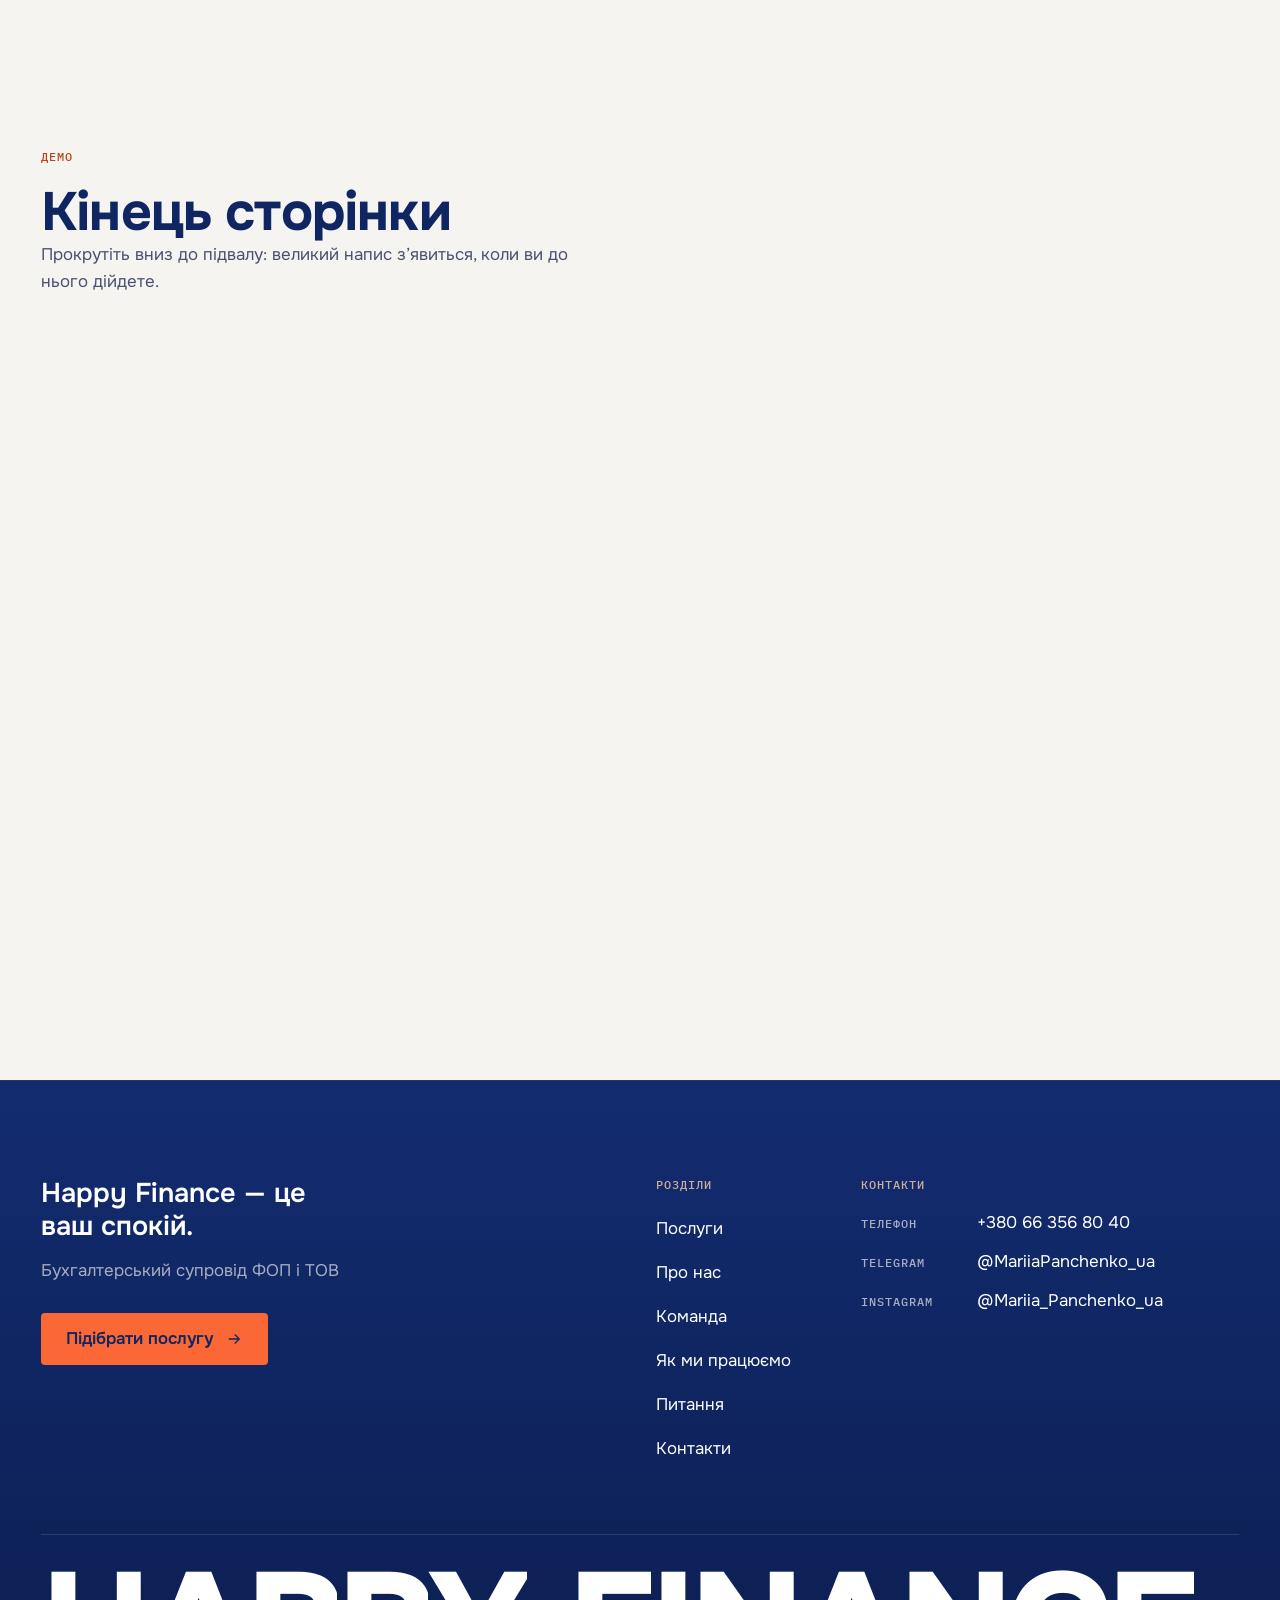
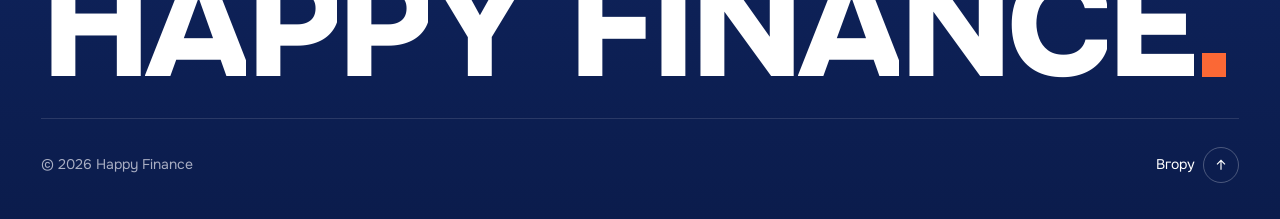
<file: blocks/08-footer.html>
<!doctype html>
<html lang="uk">
<head>
  <meta charset="utf-8">
  <meta name="viewport" content="width=device-width, initial-scale=1">
  <title>08 Footer — Happy Finance</title>
  <meta name="robots" content="noindex">
  <!-- Бібліотеки: немає. Поява напису на IntersectionObserver, контакти з ../js/config.js через ../js/contacts.js. -->
  <link rel="preload" href="../assets/fonts/onest-var-cyrillic.woff2" as="font" type="font/woff2" crossorigin>
  <link rel="stylesheet" href="../css/tokens.css">
  <link rel="stylesheet" href="../css/base.css">
  <script src="../js/config.js"></script>
  <script src="../js/contacts.js"></script>
  <style>
    /* ===== 08 Footer. Префікс класів: ftr__ ===== */

    .ftr {
      position: relative;
      background-image: linear-gradient(180deg, var(--navy-700) 0%, var(--navy-900) 100%);
      padding-top: var(--sp-9);
      overflow: clip;
      border-top: var(--hairline) solid var(--line);
    }
    .ftr .container { position: relative; }

    /* --- Верх: бренд, розділи, контакти --- */
    .ftr__top {
      display: grid;
      gap: var(--sp-8);
      padding-bottom: var(--sp-8);
    }
    .ftr__brand {
      display: grid;
      align-content: start;
      justify-items: start;
      gap: var(--sp-4);
    }
    .ftr__title {
      font-size: var(--fs-h3);
      font-weight: var(--fw-semibold);
      line-height: 1.2;
      max-width: 16ch;
    }
    .ftr__tagline { color: var(--fg-muted); max-width: 22rem; }
    .ftr__brand .btn { margin-top: var(--sp-3); }

    .ftr__col { min-width: 0; }
    .ftr__col-title { color: var(--brand-beige); margin-bottom: var(--sp-4); }
    .ftr__col .ftr__links {   /* .ftr__col перебиває ul[role="list"] з base.css */
      display: grid;
      gap: var(--sp-1);
      margin: 0;
      padding: 0;
      list-style: none;
    }
    .ftr__link {
      position: relative;
      display: inline-flex;
      align-items: center;
      min-height: 40px;
      color: var(--fg);
      text-decoration: none;
    }
    /* підкреслення виїжджає зліва — лише scaleX */
    .ftr__link::after {
      content: "";
      position: absolute;
      left: 0;
      right: 0;
      bottom: 8px;
      height: var(--hairline);
      background: var(--accent);
      transform: scaleX(0);
      transform-origin: left center;
      transition: transform var(--dur-base) var(--ease-out);
    }
    @media (hover: hover) {
      .ftr__link:hover::after { transform: scaleX(1); }
    }
    .ftr__link:focus-visible::after { transform: scaleX(1); }

    .ftr__col .ftr__contacts {
      display: grid;
      gap: var(--sp-3);
      margin: 0;
      padding: 0;
      list-style: none;
    }
    .ftr__contact {
      display: grid;
      grid-template-columns: 6.5rem minmax(0, 1fr);
      align-items: baseline;
      gap: var(--sp-3);
    }
    .ftr__contact-key { color: var(--fg-muted); }
    .ftr__contact-val { min-width: 0; overflow-wrap: anywhere; }
    .ftr__contact-val a { display: inline-block; padding-block: 4px; margin-block: -4px; color: var(--fg); text-decoration: none; }
    @media (hover: hover) {
      .ftr__contact-val a:hover { color: var(--accent); }
    }

    /* --- Великий напис --- */
    .ftr__mark {
      container-type: inline-size;
      padding-block: var(--sp-6) var(--sp-5);
      border-top: var(--hairline) solid var(--line);
      user-select: none;
    }
    .ftr__word {
      display: flex;
      align-items: flex-end;
      margin: 0;
      color: var(--fg-strong);
      font-size: 12.3cqw;
      font-weight: var(--fw-black);
      line-height: 0.82;
      letter-spacing: -0.04em;
      white-space: nowrap;
    }
    /* кожна літера в «вікні», з якого вона піднімається */
    .ftr__char {
      display: inline-block;
      overflow: clip;
      padding-bottom: 0.04em;
    }
    .ftr__char > span {
      display: inline-block;
      transition: transform var(--dur-reveal) var(--ease-out);
      transition-delay: calc(var(--i, 0) * 45ms);
    }
    .ftr__space { width: 0.28em; }
    .ftr__dot {
      flex: none;
      width: 0.16em;
      height: 0.16em;
      margin: 0 0 0.115em 0.06em;
      background: var(--accent);
      transition: transform var(--dur-slow) var(--ease-spring) 700ms;
    }

    /* --- Нижній рядок --- */
    .ftr__bottom {
      display: flex;
      flex-wrap: wrap;
      align-items: center;
      justify-content: space-between;
      gap: var(--sp-3) var(--sp-5);
      padding-block: var(--sp-5) calc(var(--sp-6) + env(safe-area-inset-bottom, 0px));
      border-top: var(--hairline) solid var(--line);
      color: var(--fg-muted);
    }
    .ftr__up {
      display: inline-flex;
      align-items: center;
      gap: var(--sp-2);
      min-height: 44px;
      color: var(--fg);
      text-decoration: none;
    }
    .ftr__up-icon {
      display: grid;
      place-items: center;
      width: 36px;
      height: 36px;
      border: var(--hairline) solid var(--line-strong);
      border-radius: var(--r-pill);
      transition: transform var(--dur-base) var(--ease-out);
    }
    .ftr__up-icon svg { width: 16px; height: 16px; }
    @media (hover: hover) {
      .ftr__up:hover .ftr__up-icon { transform: translateY(-4px); }
    }

    /* --- Поява --- */
    .ftr__reveal { transition: opacity var(--dur-reveal) var(--ease-out), transform var(--dur-reveal) var(--ease-out); }
    @media (scripting: enabled) {
      .ftr__reveal:not(.is-shown) { opacity: 0; transform: translateY(var(--reveal-shift)); }
      /* телефон: напис зʼявляється цілим, без поштучної анімації */
      .ftr__mark:not(.is-shown) .ftr__word { opacity: 0; transform: translateY(var(--reveal-shift)); }
      .ftr__mark:not(.is-shown) .ftr__dot { transform: scale(0); }
    }
    .ftr__word { transition: opacity var(--dur-reveal) var(--ease-out), transform var(--dur-reveal) var(--ease-out); }

    /* ===== Планшет 768+ ===== */
    @media (min-width: 768px) {
      .ftr__top { grid-template-columns: minmax(0, 1fr) minmax(0, 1fr); }
      .ftr__brand { grid-column: 1 / -1; }
      /* компʼютер і планшет: літери піднімаються по одній */
      @media (scripting: enabled) {
        .ftr__mark:not(.is-shown) .ftr__word { opacity: 1; transform: none; }
        .ftr__mark:not(.is-shown) .ftr__char > span { transform: translateY(105%); }
      }
    }

    /* ===== Десктоп 1024+: бренд 5 колонок, розділи 3, контакти 4 ===== */
    @media (min-width: 1024px) {
      .ftr__top {
        grid-template-columns: repeat(12, minmax(0, 1fr));
        column-gap: var(--grid-gap);
      }
      .ftr__brand { grid-column: 1 / span 5; }
      .ftr__col--nav { grid-column: 7 / span 2; }
      .ftr__col--contacts { grid-column: 9 / -1; }
    }

    @media (prefers-reduced-motion: reduce) {
      .ftr__char > span, .ftr__dot, .ftr__word { transition: none; }
    }

    /* ===== Лише для перегляду блоку окремо ===== */
    .ftr-demo { min-height: 120vh; padding-block: var(--section-y); }
    .ftr-demo__label { color: var(--accent-text); margin-bottom: var(--sp-4); }
    .ftr-demo__note { color: var(--fg-muted); max-width: 36rem; }
  </style>
</head>
<body>
<main id="main">

  <!-- Демо: щоб було куди прокрутити. На сайт не йде. -->
  <section class="ftr-demo" id="top" data-theme="light">
    <div class="container">
      <p class="t-label ftr-demo__label">Демо</p>
      <h1 class="t-h2">Кінець сторінки</h1>
      <p class="ftr-demo__note">Прокрутіть вниз до підвалу: великий напис зʼявиться, коли ви до нього дійдете.</p>
    </div>
  </section>

</main>

  <!-- ================= БЛОК 08 FOOTER ================= -->
  <footer class="ftr" data-theme="dark" data-ftr>
    <div class="container">

      <div class="ftr__top">
        <div class="ftr__brand ftr__reveal">
          <p class="ftr__title">Happy Finance — це ваш спокій.</p>
          <p class="ftr__tagline">Бухгалтерський супровід ФОП і ТОВ</p>
          <a class="btn btn--primary" href="#match">
            Підібрати послугу
            <svg class="btn__icon" viewBox="0 0 24 24" fill="none" stroke="currentColor" stroke-width="1.75" aria-hidden="true"><path d="M5 12h14M13 6l6 6-6 6"/></svg>
          </a>
        </div>

        <nav class="ftr__col ftr__col--nav ftr__reveal" aria-labelledby="ftr-nav-title">
          <p class="t-label ftr__col-title" id="ftr-nav-title">Розділи</p>
          <ul class="ftr__links" role="list">
            <li><a class="ftr__link" href="#services">Послуги</a></li>
            <li><a class="ftr__link" href="#about">Про нас</a></li>
            <li><a class="ftr__link" href="../team.html">Команда</a></li>
            <li><a class="ftr__link" href="#process">Як ми працюємо</a></li>
            <li><a class="ftr__link" href="#faq">Питання</a></li>
            <li><a class="ftr__link" href="#contact">Контакти</a></li>
          </ul>
        </nav>

        <div class="ftr__col ftr__col--contacts ftr__reveal">
          <p class="t-label ftr__col-title">Контакти</p>
          <ul class="ftr__contacts" role="list">
            <li class="ftr__contact"><span class="t-label ftr__contact-key">Телефон</span><span class="ftr__contact-val" data-contact="phone"><a href="tel:+380663568040">+380 66 356 80 40</a></span></li>
            <li class="ftr__contact"><span class="t-label ftr__contact-key">Telegram</span><span class="ftr__contact-val" data-contact="telegram"><a href="https://t.me/MariiaPanchenko_ua" target="_blank" rel="noopener">@MariiaPanchenko_ua</a></span></li>
            <li class="ftr__contact"><span class="t-label ftr__contact-key">Instagram</span><span class="ftr__contact-val" data-contact="instagram"><a href="https://instagram.com/Mariia_Panchenko_ua" target="_blank" rel="noopener">@Mariia_Panchenko_ua</a></span></li>
          </ul>
        </div>
      </div>

      <!-- декоративний напис: назва вже є в рядку © -->
      <div class="ftr__mark" aria-hidden="true">
        <p class="ftr__word" data-ftr-word>HAPPY FINANCE</p>
      </div>

      <div class="ftr__bottom">
        <p class="t-small">© <span data-ftr-year>2026</span> Happy Finance</p>
        <a class="ftr__up" href="#top" data-ftr-up>
          <span class="t-small">Вгору</span>
          <span class="ftr__up-icon" aria-hidden="true"><svg viewBox="0 0 24 24" fill="none" stroke="currentColor" stroke-width="1.75"><path d="M12 19V5M6 11l6-6 6 6"/></svg></span>
        </a>
      </div>

    </div>
  </footer>

  <script>
    (function initFooter() {
      var root = document.querySelector("[data-ftr]");
      if (!root) return;
      var reduce = window.matchMedia("(prefers-reduced-motion: reduce)").matches;

      /* ---------- Контакти (дані в js/config.js) ---------- */
      window.HFContacts.fill(root);

      /* ---------- Рік ---------- */
      root.querySelector("[data-ftr-year]").textContent = new Date().getFullYear();

      /* ---------- Великий напис: ділимо на літери ---------- */
      var word = root.querySelector("[data-ftr-word]");
      var text = word.textContent;
      word.textContent = "";
      Array.prototype.forEach.call(text, function (ch, i) {
        if (ch === " ") {
          var sp = document.createElement("span");
          sp.className = "ftr__space";
          word.appendChild(sp);
          return;
        }
        var box = document.createElement("span");
        var inner = document.createElement("span");
        box.className = "ftr__char";
        inner.textContent = ch;
        inner.style.setProperty("--i", i);
        box.appendChild(inner);
        word.appendChild(box);
      });
      var dot = document.createElement("span");
      dot.className = "ftr__dot";
      word.appendChild(dot);

      /* ---------- Вгору ---------- */
      root.querySelector("[data-ftr-up]").addEventListener("click", function (e) {
        var target = document.getElementById("top");
        e.preventDefault();
        window.scrollTo({ top: 0, behavior: reduce ? "auto" : "smooth" });
        if (target) {
          target.setAttribute("tabindex", "-1");
          target.focus({ preventScroll: true });
        }
      });

      /* ---------- Поява ---------- */
      var mark = root.querySelector(".ftr__mark");
      var reveals = Array.prototype.slice.call(root.querySelectorAll(".ftr__reveal")).concat(mark);
      if (reduce || !("IntersectionObserver" in window)) {
        reveals.forEach(function (el) { el.classList.add("is-shown"); });
        return;
      }
      var io = new IntersectionObserver(function (entries) {
        entries.forEach(function (e) {
          if (e.isIntersecting) { e.target.classList.add("is-shown"); io.unobserve(e.target); }
        });
      }, { rootMargin: "0px 0px -10% 0px" });
      reveals.forEach(function (el) { io.observe(el); });
    })();
  </script>
  <!-- ================= /БЛОК 08 FOOTER ================= -->

</body>
</html>
</file>
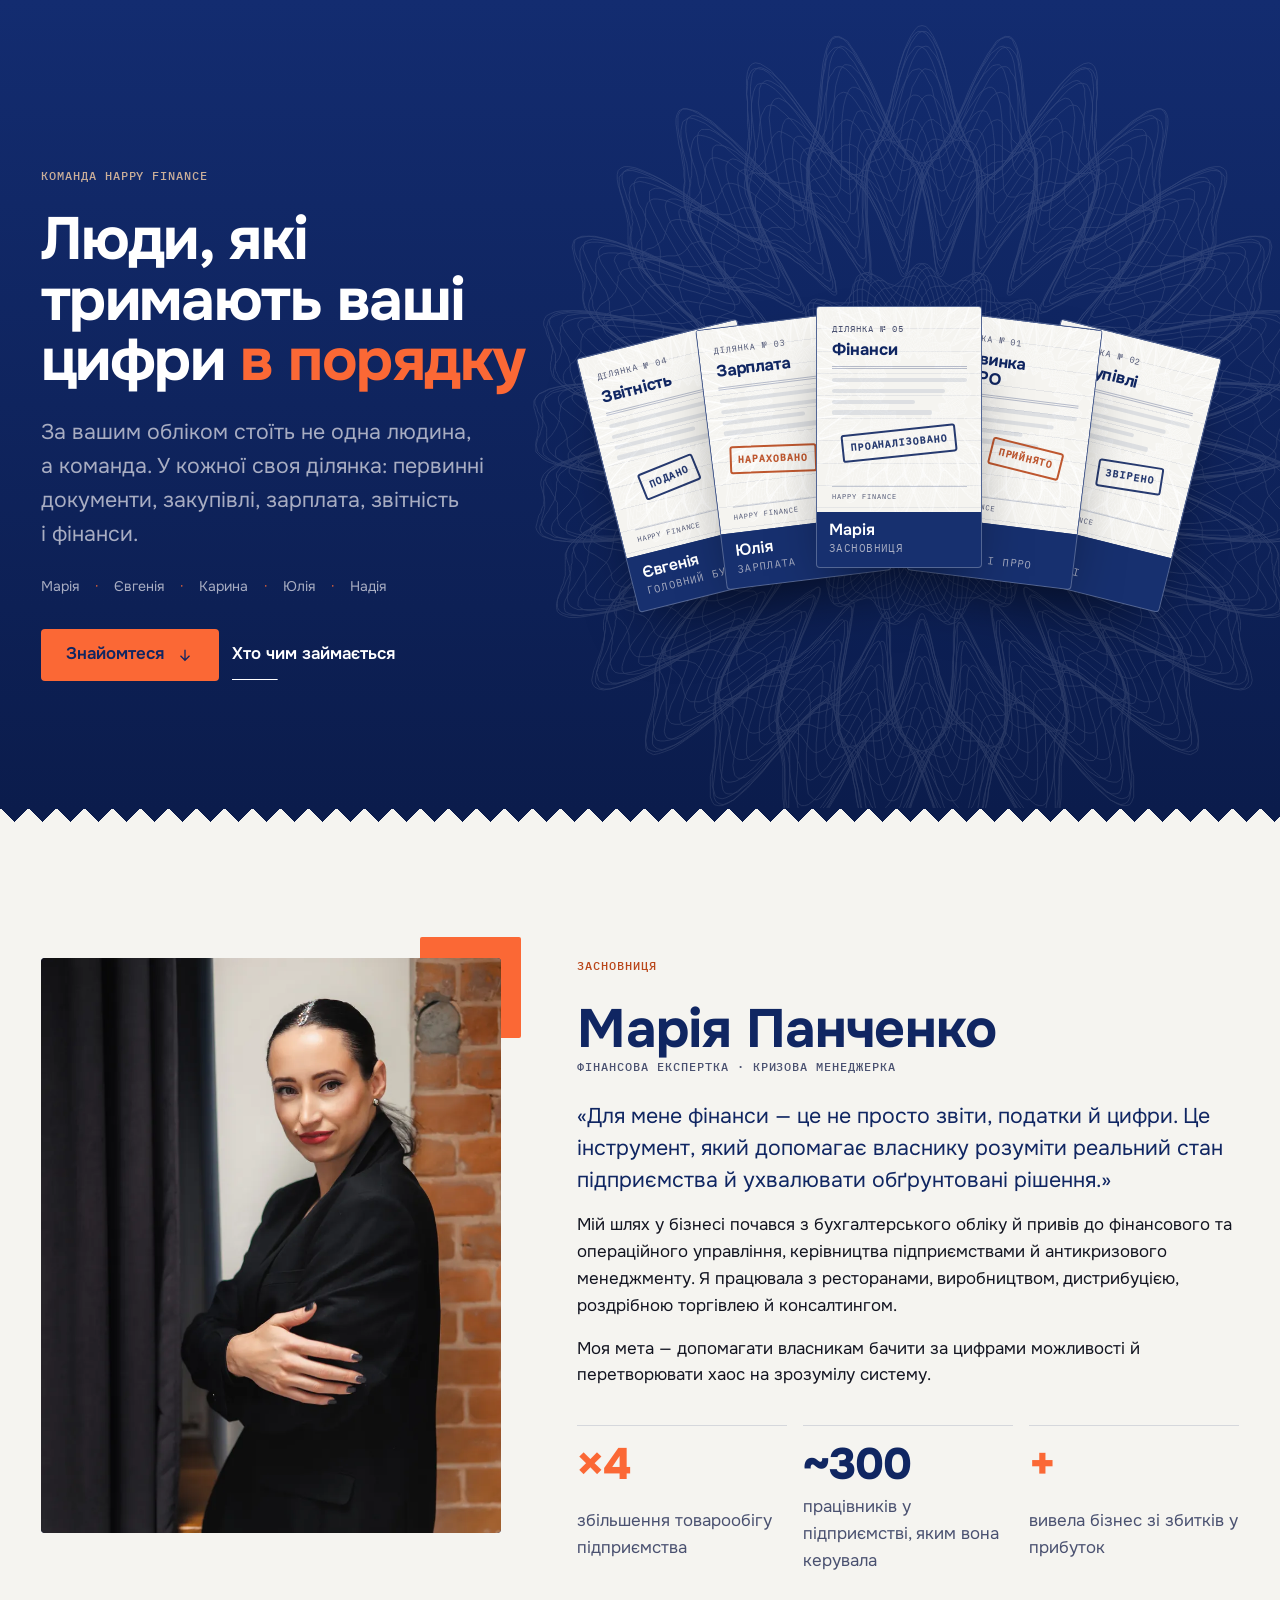
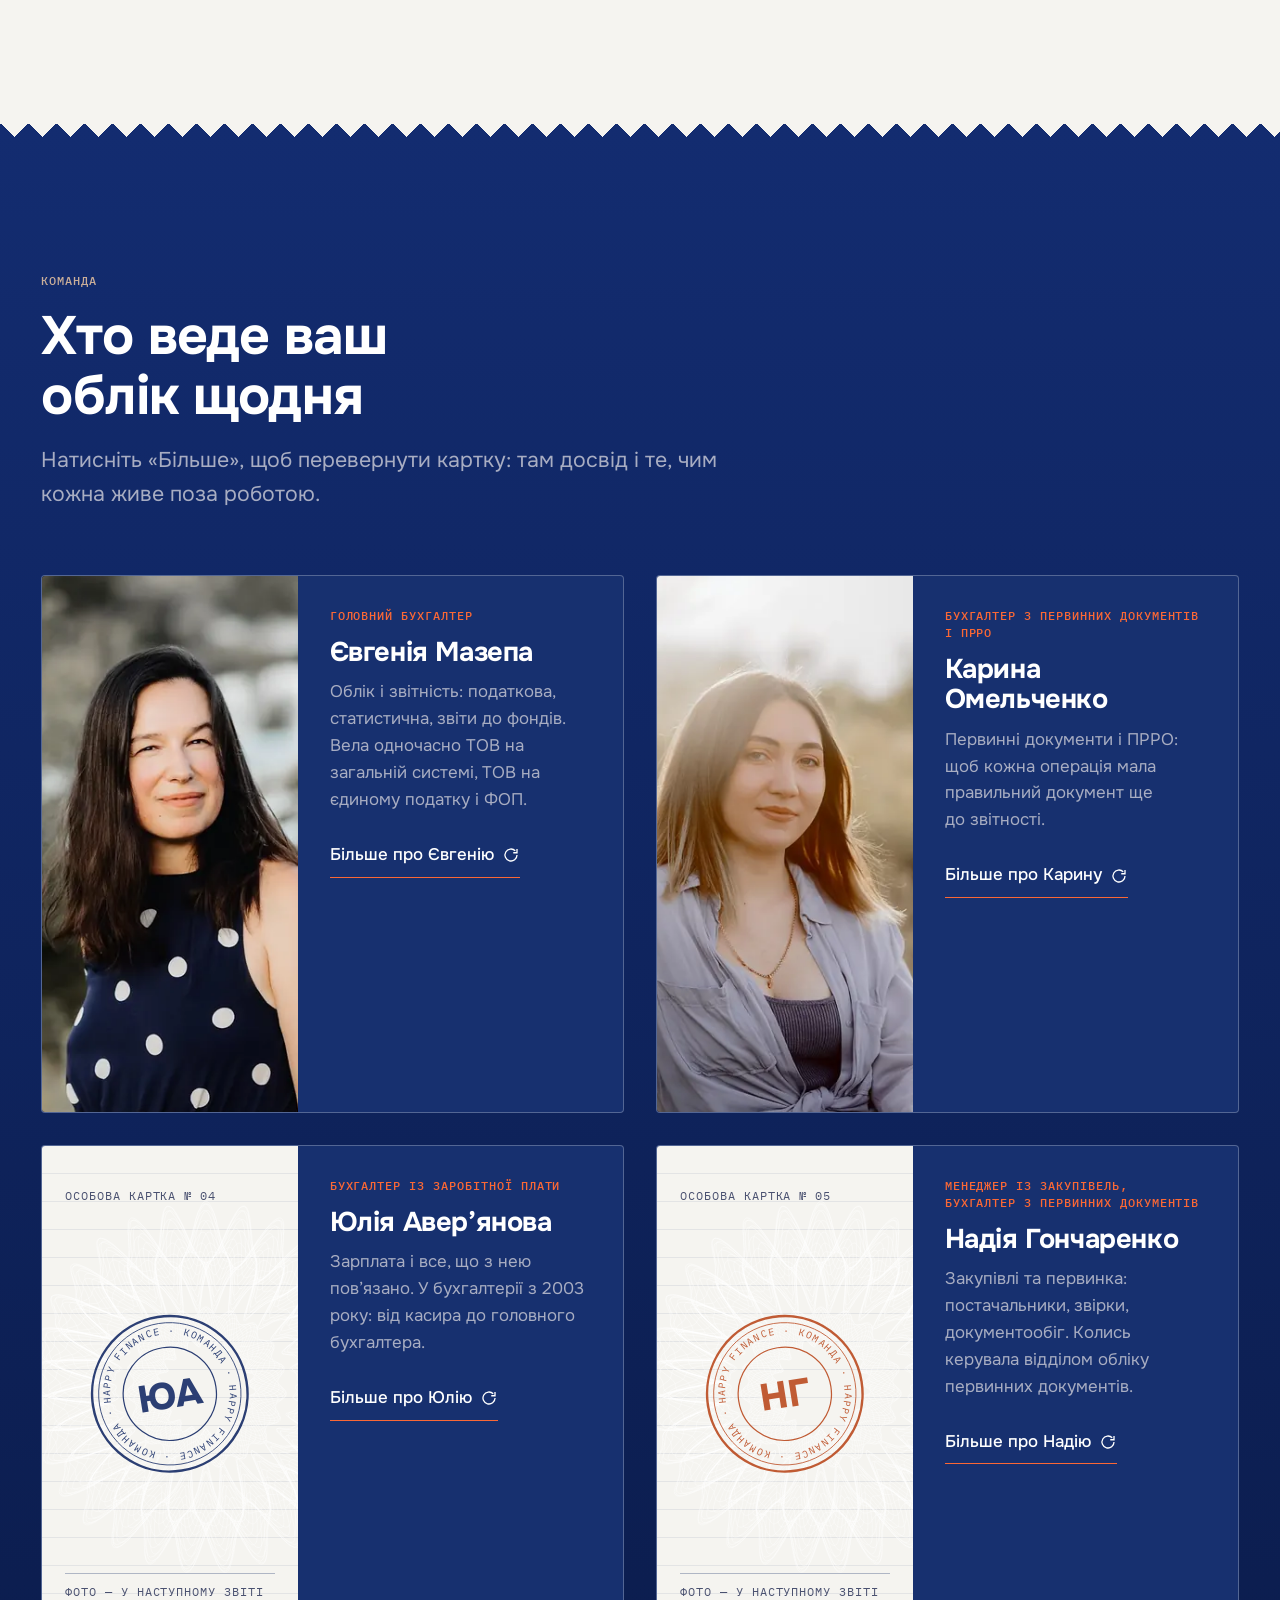
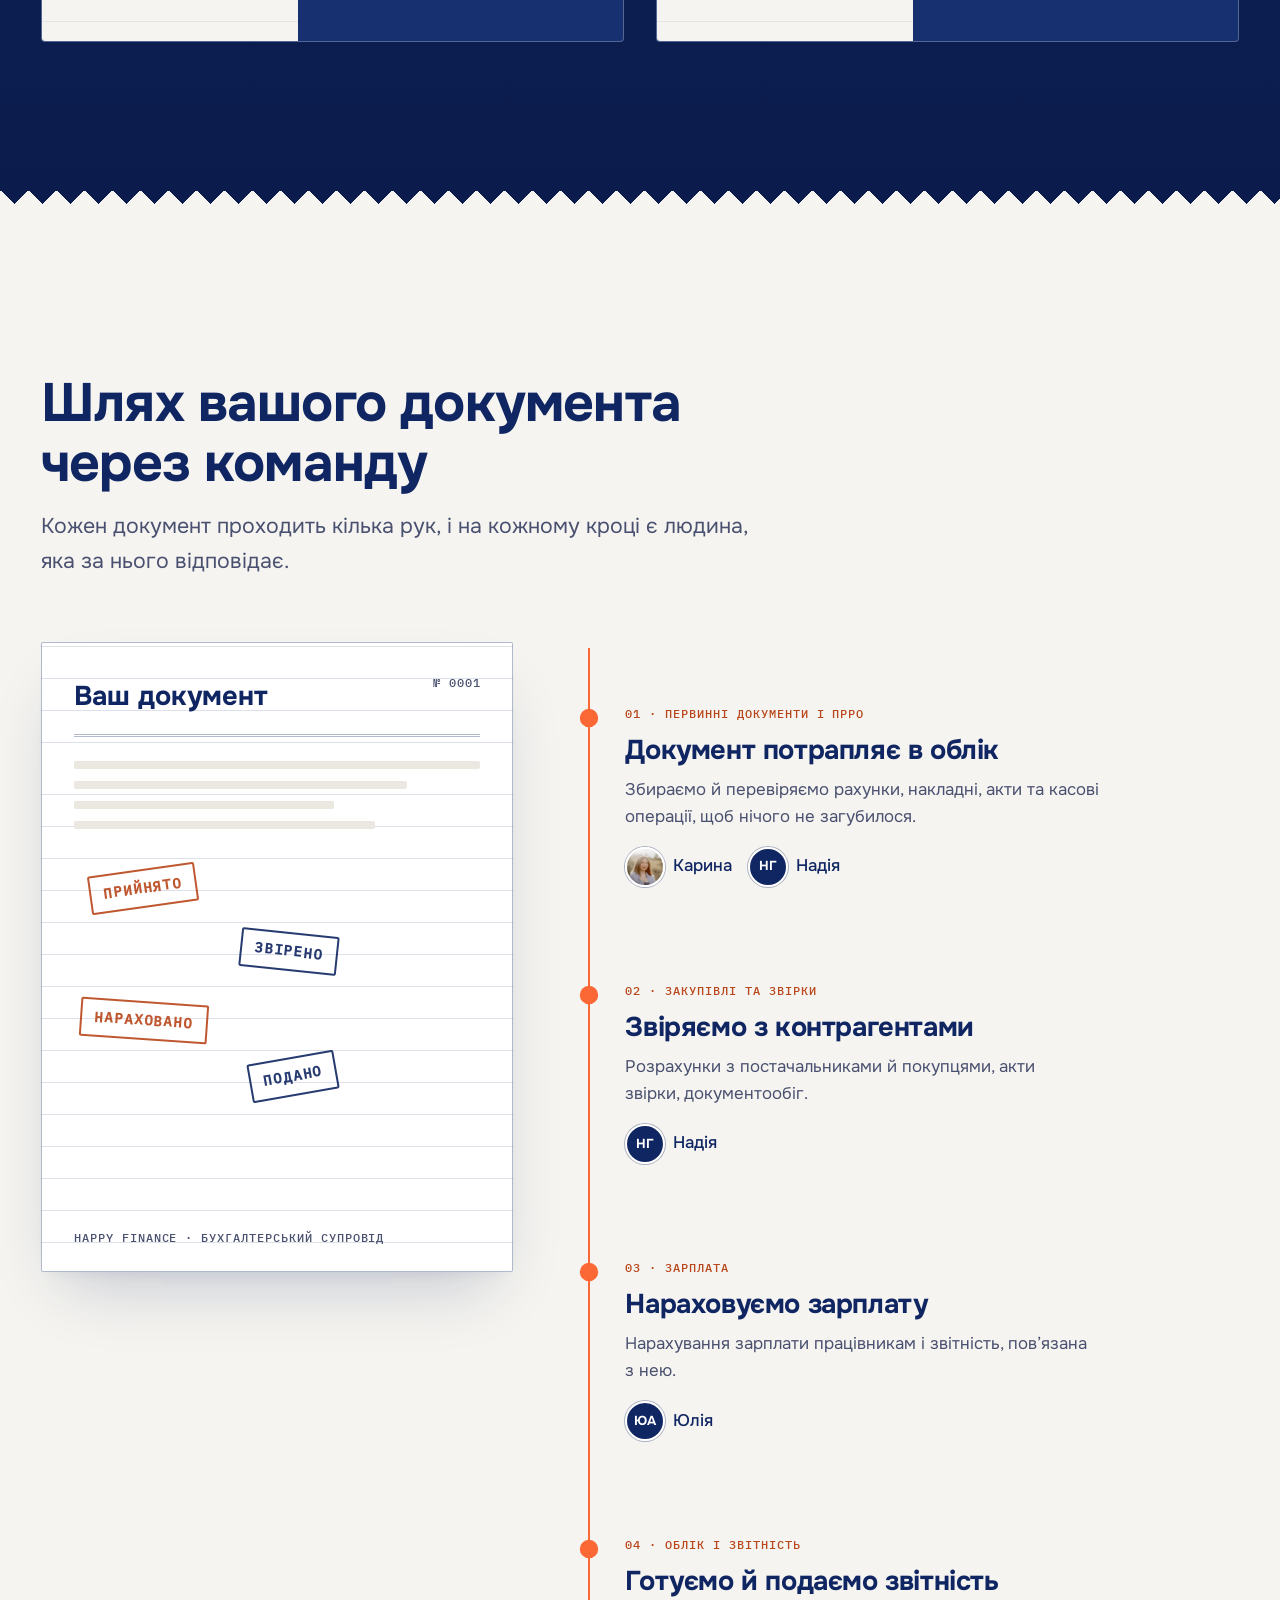
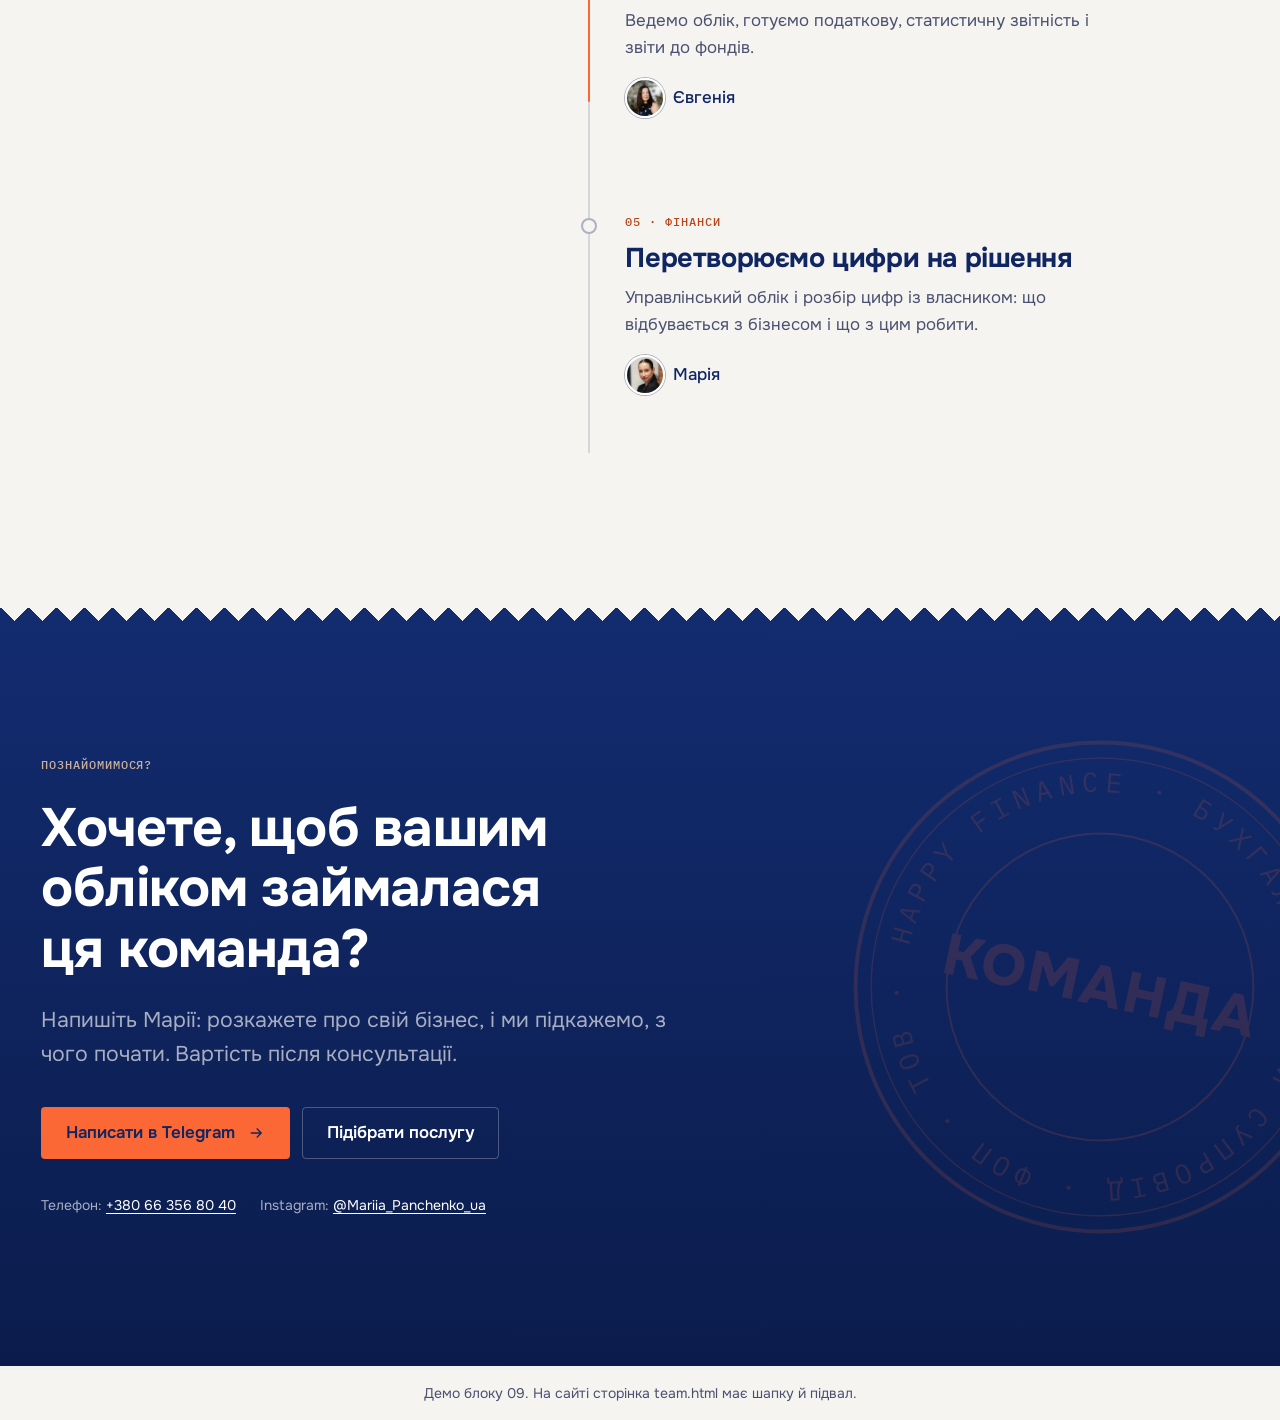
<file: blocks/09-team.html>
<!doctype html>
<html lang="uk">
<head>
  <meta charset="utf-8">
  <meta name="viewport" content="width=device-width, initial-scale=1">
  <title>09 Команда — Happy Finance</title>
  <meta name="robots" content="noindex">
  <!-- Бібліотеки: немає. Колода, картки й шлях документа працюють на CSS + vanilla JS. -->
  <link rel="preload" href="../assets/fonts/onest-var-cyrillic.woff2" as="font" type="font/woff2" crossorigin>
  <link rel="stylesheet" href="../css/tokens.css">
  <link rel="stylesheet" href="../css/base.css">
  <script src="../js/config.js"></script>
  <script src="../js/contacts.js"></script>
  <style>
    /* ===== 09 Команда (окрема сторінка team.html). Префікс класів: tm- ===== */

    /* ---------- Спільне ---------- */
    .tm-label { color: var(--accent-text); }
    [data-theme="dark"] .tm-label { color: var(--brand-beige); }
    .tm-h2 { font-size: var(--fs-h2); max-width: 18ch; }
    .tm-lead { color: var(--fg-muted); font-size: var(--fs-lead); max-width: 52ch; }
    .tm-head { display: grid; gap: var(--sp-4); margin-bottom: var(--sp-8); }

    .tm-reveal {
      transition: opacity var(--dur-reveal) var(--ease-out), transform var(--dur-reveal) var(--ease-out);
      transition-delay: calc(var(--i, 0) * var(--stagger));
    }
    @media (scripting: enabled) {
      .tm-reveal:not(.is-shown) { opacity: 0; transform: translateY(var(--reveal-shift)); }
    }

    /* Фото команди в кольорі; при наведенні трохи наближається */
    .tm-photo {
      position: relative;
      overflow: hidden;
      background: var(--navy-900);
    }
    .tm-photo img {
      display: block;
      width: 100%;
      height: 100%;
      object-fit: cover;
      object-position: center 18%;
      transform: scale(1.04);
      transition: transform var(--dur-slow) var(--ease-out);
    }
    @media (hover: hover) {
      .tm-alive-hover:hover .tm-photo img { transform: scale(1); }
    }

    /* Замість фото: «документ» з печаткою та підписом «Фото — у наступному звіті» */
    .tm-nophoto {
      position: relative;
      display: grid;
      place-items: center;
      overflow: hidden;
      color: var(--brand-navy);
      background-color: var(--paper-100);
      background-image:
        url("../assets/images/guilloche.svg"),
        repeating-linear-gradient(180deg, transparent 0 27px, rgb(16 38 98 / 0.08) 27px 28px);
      background-size: 170% auto, auto;
      background-position: 30% 40%, 0 0;
      background-repeat: no-repeat, repeat;
    }
    .tm-nophoto__no {
      position: absolute;
      top: 8%;
      left: 9%;
      font-family: var(--font-mono);
      font-size: var(--fs-label);
      letter-spacing: var(--ls-label);
      color: var(--slate-600);
      text-transform: uppercase;
    }
    .tm-nophoto__note {
      position: absolute;
      left: 9%;
      right: 9%;
      bottom: 8%;
      padding-top: var(--sp-2);
      border-top: var(--hairline) solid rgb(16 38 98 / 0.3);
      font-family: var(--font-mono);
      font-size: var(--fs-label);
      letter-spacing: var(--ls-label);
      color: var(--slate-600);
      text-transform: uppercase;
    }
    .tm-stamp {
      width: 64%;
      max-width: 220px;
      aspect-ratio: 1;
      color: var(--brand-navy);
      transform: rotate(-9deg);
      opacity: 0.88;
      transition: transform 520ms var(--ease-spring), opacity 260ms var(--ease-out);
    }
    .tm-stamp--orange { color: var(--orange-700); }
    @media (scripting: enabled) {
      .tm-nophoto:not(.is-stamped) .tm-stamp { opacity: 0; transform: rotate(-24deg) scale(1.6); }
    }

    /* ================= HERO: колода ================= */
    .tm-hero {
      position: relative;
      background-image: linear-gradient(180deg, var(--navy-700) 0%, var(--navy-900) 100%);
      padding-block: calc(var(--header-h) + var(--sp-8)) var(--sp-9);
      overflow: clip;
    }
    .tm-hero__guilloche {
      position: absolute;
      top: 55%;
      left: 72%;
      width: min(980px, 150vw);
      aspect-ratio: 1;
      background: url("../assets/images/guilloche.svg") center / contain no-repeat;
      opacity: 0.12;
      transform: translate(-50%, -50%);
      animation: tm-spin 240s linear infinite;
      pointer-events: none;
    }
    @keyframes tm-spin { to { transform: translate(-50%, -50%) rotate(360deg); } }
    .tm-hero__inner {
      position: relative;
      display: grid;
      gap: var(--sp-8);
      align-items: center;
    }
    .tm-hero__text { display: grid; gap: var(--sp-5); min-width: 0; }
    .tm-hero__title { font-size: var(--fs-display); line-height: var(--lh-tight); letter-spacing: var(--ls-display); max-width: 13ch; }
    .tm-hero__title em { font-style: normal; color: var(--accent); }
    .tm-hero__names {
      display: flex;
      flex-wrap: wrap;
      gap: var(--sp-2) var(--sp-4);
      margin: 0;
      padding: 0;
      list-style: none;
      color: var(--fg-muted);
    }
    .tm-hero__names li + li::before { content: "·"; margin-right: var(--sp-4); color: var(--accent); }
    .tm-hero__actions { display: flex; flex-wrap: wrap; gap: var(--sp-3); margin-top: var(--sp-2); }

    .tm-deck {
      --card-w: clamp(112px, 29vw, 210px);
      --spread: calc(var(--card-w) * 0.4);
      --tilt: 4.5deg;
      --p: 0;
      --rx: 0deg;
      --ry: 0deg;
      position: relative;
      height: calc(var(--card-w) * 1.62);
      perspective: 1200px;
      min-width: 0;
    }
    .tm-deck__fan {
      position: absolute;
      inset: 0;
      transform: rotateX(var(--rx)) rotateY(var(--ry)) translateY(calc(var(--p) * -36px));
      transition: transform var(--dur-base) var(--ease-out);
    }
    .tm-deck__card {
      --lift: 0px;
      position: absolute;
      top: 6%;
      left: 50%;
      width: var(--card-w);
      margin-left: calc(var(--card-w) / -2);
      display: grid;
      background: var(--bg-raised);
      border: var(--hairline) solid var(--line-strong);
      border-radius: var(--r-sm);
      box-shadow: var(--shadow-lg);
      color: var(--fg);
      text-decoration: none;
      transform-origin: 50% 120%;
      transform:
        translateX(calc(var(--o) * var(--spread) * (1 + var(--p) * 0.35)))
        translateY(calc(var(--a) * var(--card-w) * 0.07 + var(--lift)))
        rotate(calc(var(--o) * var(--tilt) * (1 - var(--p) * 0.6)));
      transition:
        transform 900ms var(--ease-spring) calc(var(--i) * 90ms),
        opacity 500ms var(--ease-out) calc(var(--i) * 90ms),
        box-shadow var(--dur-base) var(--ease-out);
      z-index: calc(10 - var(--a));
    }
    .tm-deck.is-ready .tm-deck__card {
      transition: transform var(--dur-base) var(--ease-out), opacity var(--dur-base) var(--ease-out), box-shadow var(--dur-base) var(--ease-out);
    }
    @media (scripting: enabled) {
      .tm-deck:not(.is-dealt) .tm-deck__card {
        opacity: 0;
        transform: translateY(calc(var(--card-w) * 0.3)) rotate(calc(var(--o) * 2deg)) scale(0.92);
      }
    }
    .tm-deck__card:hover,
    .tm-deck__card:focus-visible { --lift: -18px; z-index: 20; }
    /* Картка піднімається на 18px; невидимий «хвіст» знизу тримає курсор на ній, щоб наведення не перемикалося туди-сюди */
    .tm-deck__card::after { content: ""; position: absolute; left: 0; right: 0; top: 100%; height: 0; }
    .tm-deck__card:hover::after { height: 24px; }
    .tm-deck__media { aspect-ratio: 4 / 5; border-radius: var(--r-xs) var(--r-xs) 0 0; }
    /* Картка у віялі: «документ» ділянки з печаткою; однаковий для всіх, без фото */
    .tm-deck__card { container-type: inline-size; }
    .tm-sheet {
      position: relative;
      display: flex;
      flex-direction: column;
      gap: 3.5cqi;
      padding: 9cqi 9cqi 0;
      overflow: hidden;
      color: var(--brand-navy);
      background-color: var(--paper-100);
      background-image:
        url("../assets/images/guilloche.svg"),
        repeating-linear-gradient(180deg, transparent 0 13cqi, rgb(16 38 98 / 0.07) 13cqi calc(13cqi + 1px));
      background-size: 190% auto, auto;
      background-position: 40% 70%, 0 0;
      background-repeat: no-repeat, repeat;
    }
    .tm-sheet__no {
      font-family: var(--font-mono);
      font-size: max(8px, 5.2cqi);
      letter-spacing: 0.12em;
      text-transform: uppercase;
      color: var(--slate-600);
    }
    .tm-sheet__title {
      padding-bottom: 4cqi;
      border-bottom: 3px double rgb(16 38 98 / 0.28);
      font-size: max(12px, 10cqi);
      font-weight: var(--fw-bold);
      line-height: 1.1;
      color: var(--brand-navy);
      text-wrap: balance;
    }
    .tm-sheet__lines { display: grid; gap: 4cqi; margin-top: 2cqi; }
    .tm-sheet__lines i { display: block; height: max(4px, 2.6cqi); border-radius: 2px; background: rgb(16 38 98 / 0.1); }
    .tm-sheet__lines i:nth-child(2) { width: 84%; }
    .tm-sheet__lines i:nth-child(3) { width: 62%; }
    .tm-sheet__lines i:nth-child(4) { width: 74%; }
    .tm-sheet__stamp {
      position: absolute;
      left: calc(50% + var(--sx, 0%));
      top: 66%;
      padding: 2.4cqi 4cqi;
      border: max(2px, 1.4cqi) solid currentColor;
      border-radius: 3px;
      font-family: var(--font-mono);
      font-size: max(8px, 6cqi);
      font-weight: var(--fw-bold);
      letter-spacing: 0.1em;
      white-space: nowrap;
      opacity: 0.9;
      transform: translate(-50%, -50%) rotate(var(--r));
      transition: transform 420ms var(--ease-spring), opacity 180ms var(--ease-out);
    }
    .tm-sheet--orange .tm-sheet__stamp { color: var(--orange-700); }
    @media (scripting: enabled) {
      .tm-sheet:not(.is-stamped) .tm-sheet__stamp { opacity: 0; transform: translate(-50%, -50%) rotate(var(--r)) scale(1.8); }
    }
    .tm-deck__card:hover .tm-sheet__stamp,
    .tm-deck__card:focus-visible .tm-sheet__stamp { transform: translate(-50%, -50%) rotate(var(--r)) scale(1.08); }
    .tm-sheet__foot {
      position: absolute;
      left: 9cqi;
      right: 9cqi;
      bottom: 6cqi;
      padding-top: 2.5cqi;
      border-top: 1px solid rgb(16 38 98 / 0.22);
      font-family: var(--font-mono);
      font-size: max(7px, 4.4cqi);
      letter-spacing: 0.14em;
      text-transform: uppercase;
      color: var(--slate-600);
    }
    .tm-deck__cap { display: grid; gap: 2px; padding: var(--sp-2) var(--sp-3) var(--sp-3); min-width: 0; }
    .tm-deck__name { font-weight: var(--fw-semibold); font-size: clamp(0.8125rem, 0.7rem + 0.4vw, 1rem); color: var(--fg-strong); line-height: 1.2; }
    .tm-deck__role {
      font-family: var(--font-mono);
      font-size: clamp(0.5625rem, 0.5rem + 0.2vw, 0.6875rem);
      letter-spacing: 0.04em;
      text-transform: uppercase;
      color: var(--fg-muted);
      line-height: 1.3;
    }

    /* ================= ЗАСНОВНИЦЯ + ЖУРНАЛ ================= */
    .tm-founder {
      position: relative;
      --edge-color: var(--navy-900);
      padding-block: var(--section-y);
    }
    .tm-founder__grid { display: grid; gap: var(--sp-7); align-items: start; }
    .tm-founder__media { position: relative; max-width: 460px; }
    .tm-founder__photo {
      aspect-ratio: 4 / 5;
      border-radius: var(--r-sm);
      clip-path: inset(0 0 0 0);
      transition: clip-path 1200ms var(--ease-in-out);
    }
    .tm-founder__photo img { transform: scale(1.12); transition: transform 1600ms var(--ease-out); }
    .tm-founder__media.is-shown .tm-founder__photo img { transform: scale(1); }
    @media (scripting: enabled) {
      .tm-founder__media:not(.is-shown) .tm-founder__photo { clip-path: inset(100% 0 0 0); }
    }
    .tm-founder__corner {
      position: absolute;
      top: calc(var(--gutter) * -0.5);
      right: calc(var(--gutter) * -0.5);
      width: 22%;
      aspect-ratio: 1;
      background: var(--accent);
      border-radius: var(--r-xs);
      z-index: -1;
    }
    .tm-founder__body { display: grid; gap: var(--sp-5); min-width: 0; }
    .tm-founder__name { font-size: var(--fs-h2); }
    .tm-founder__role { color: var(--fg-muted); }
    .tm-founder__text { display: grid; gap: var(--sp-4); max-width: var(--measure); }
    .tm-founder__text p { color: var(--fg); }
    .tm-founder__text p:first-child { font-size: var(--fs-lead); line-height: 1.5; color: var(--fg-strong); }

    .tm-results {
      display: grid;
      gap: var(--sp-4);
      margin: var(--sp-3) 0 0;
      padding: 0;
      list-style: none;
    }
    .tm-results li {
      display: grid;
      grid-template-columns: 5.5rem minmax(0, 1fr);
      gap: var(--sp-4);
      align-items: baseline;
      padding-top: var(--sp-4);
      border-top: var(--hairline) solid var(--line);
    }
    .tm-results__num {
      font-size: clamp(2rem, 1.6rem + 1.6vw, 2.75rem);
      font-weight: var(--fw-black);
      line-height: 1;
      letter-spacing: var(--ls-display);
      color: var(--fg-strong);
    }
    .tm-results__num--accent { color: var(--accent); }
    .tm-results__text { color: var(--fg-muted); }

    /* ================= КОМАНДА: картки-перевертні ================= */
    .tm-team {
      position: relative;
      --edge-color: var(--paper-100);
      background-image: linear-gradient(180deg, var(--navy-700) 0%, var(--navy-900) 100%);
      padding-block: var(--section-y);
    }
    .tm-team__grid {
      display: grid;
      gap: var(--grid-gap);
      margin: 0;
      padding: 0;
      list-style: none;
    }
    .tm-card {
      perspective: 1600px;
      scroll-margin-top: calc(var(--header-h) + var(--sp-5));
      min-width: 0;
    }
    .tm-card__inner {
      display: grid;
      height: 100%;
      transform-style: preserve-3d;
      transition: transform 800ms var(--ease-in-out);
    }
    .tm-card.is-flipped .tm-card__inner { transform: rotateY(180deg); }
    .tm-card__face {
      grid-area: 1 / 1;
      display: flex;
      flex-direction: column;
      min-width: 0;
      background: var(--bg-raised);
      border: var(--hairline) solid var(--line-strong);
      border-radius: var(--r-sm);
      overflow: hidden;
      backface-visibility: hidden;
      -webkit-backface-visibility: hidden;
    }
    .tm-card__back { transform: rotateY(180deg); padding: var(--sp-5); gap: var(--sp-5); }
    .tm-card__media { flex: none; aspect-ratio: 4 / 5; min-height: 0; }
    .tm-card__body { flex: 1 1 auto; min-width: 0; display: grid; align-content: start; gap: var(--sp-3); padding: var(--sp-5); }
    .tm-card__name { font-size: var(--fs-h3); }
    .tm-card__role { color: var(--accent-text); }
    .tm-card__focus { color: var(--fg-muted); }
    .tm-card__flip {
      display: inline-flex;
      align-items: center;
      gap: var(--sp-2);
      justify-self: start;
      margin-top: var(--sp-2);
      padding: var(--sp-2) 0;
      color: var(--fg-strong);
      font-weight: var(--fw-medium);
      border-bottom: var(--hairline) solid var(--accent);
    }
    .tm-card__flip svg { width: 18px; height: 18px; transition: transform var(--dur-base) var(--ease-out); }
    .tm-card__flip:hover svg { transform: rotate(-180deg); }
    .tm-card__back-head { display: flex; justify-content: space-between; align-items: baseline; gap: var(--sp-4); }
    .tm-card__back-name { font-size: var(--fs-h3); }
    .tm-card__sect { display: grid; gap: var(--sp-2); }
    .tm-card__sect-title { color: var(--fg-muted); }
    .tm-card__list { display: grid; gap: var(--sp-2); margin: 0; padding: 0; list-style: none; }
    .tm-card__list li { position: relative; padding-left: var(--sp-5); color: var(--fg); font-size: var(--fs-small); line-height: 1.5; }
    .tm-card__list li::before {
      content: "";
      position: absolute;
      left: 2px;
      top: 0.62em;
      width: 10px;
      height: 1.5px;
      background: var(--accent);
    }
    .tm-card__text { color: var(--fg); font-size: var(--fs-small); line-height: 1.55; }
    .tm-card__quote {
      margin: 0;
      padding-left: var(--sp-4);
      border-left: var(--stroke) solid var(--accent);
      color: var(--fg-strong);
      font-size: var(--fs-body);
      line-height: 1.45;
    }
    .tm-card__back .tm-card__flip { margin-top: auto; align-self: flex-start; }

    /* ================= ШЛЯХ ДОКУМЕНТА ================= */
    .tm-flow {
      position: relative;
      --edge-color: var(--navy-900);
      padding-block: var(--section-y);
    }
    .tm-flow__grid { display: grid; gap: var(--sp-7); align-items: start; }
    .tm-doc {
      display: none;
      position: sticky;
      top: calc(var(--header-h) + var(--sp-6));
      aspect-ratio: 3 / 4;
      max-height: calc(100svh - var(--header-h) - var(--sp-8));
      padding: var(--sp-6);
      background-color: var(--bg-raised);
      background-image: repeating-linear-gradient(180deg, transparent 0 31px, var(--line) 31px 32px);
      background-position: 0 120px;
      border: var(--hairline) solid var(--line-strong);
      border-radius: var(--r-xs);
      box-shadow: var(--shadow-lg);
      overflow: hidden;
    }
    .tm-doc__head { display: flex; justify-content: space-between; gap: var(--sp-4); padding-bottom: var(--sp-4); border-bottom: 3px double var(--line-strong); }
    .tm-doc__title { font-size: var(--fs-h3); color: var(--fg-strong); font-weight: var(--fw-bold); }
    .tm-doc__no { color: var(--fg-muted); }
    .tm-doc__lines { display: grid; gap: var(--sp-3); margin-top: var(--sp-5); }
    .tm-doc__line { height: 8px; border-radius: var(--r-xs); background: var(--bg-sunken); }
    .tm-doc__line:nth-child(2) { width: 82%; }
    .tm-doc__line:nth-child(3) { width: 64%; }
    .tm-doc__line:nth-child(4) { width: 74%; }
    .tm-doc__stamp {
      position: absolute;
      left: var(--x);
      top: var(--y);
      padding: 6px 12px;
      border: 2.5px solid currentColor;
      border-radius: var(--r-xs);
      color: var(--brand-navy);
      font-family: var(--font-mono);
      font-size: clamp(0.75rem, 0.6rem + 0.35vw, 0.9375rem);
      font-weight: var(--fw-bold);
      letter-spacing: 0.14em;
      white-space: nowrap;
      opacity: 0;
      transform: rotate(var(--r)) scale(1.8);
      transition: transform 420ms var(--ease-spring), opacity 180ms var(--ease-out);
    }
    .tm-doc__stamp:nth-child(odd) { color: var(--orange-700); }
    .tm-doc__stamp.is-on { opacity: 0.9; transform: rotate(var(--r)) scale(1); }
    .tm-doc__foot { position: absolute; left: var(--sp-6); right: var(--sp-6); bottom: var(--sp-5); color: var(--fg-muted); }

    .tm-steps { position: relative; padding-left: var(--sp-7); min-width: 0; }
    .tm-steps__list { display: grid; gap: var(--sp-7); margin: 0; padding: 0; list-style: none; }
    .tm-steps__rail {
      position: absolute;
      left: 11px;
      top: 6px;
      bottom: 6px;
      width: 2px;
      background: var(--line);
    }
    .tm-steps__fill {
      position: absolute;
      inset: 0;
      background: var(--accent);
      transform-origin: top;
      transform: scaleY(var(--fill, 0));
      transition: transform var(--dur-slow) var(--ease-out);
    }
    .tm-step { position: relative; display: grid; gap: var(--sp-3); }
    .tm-step::before {
      content: "";
      position: absolute;
      left: calc(var(--sp-7) * -1 + 4px);
      top: 4px;
      width: 16px;
      height: 16px;
      border-radius: 50%;
      background: var(--bg);
      border: 2px solid var(--line-strong);
      transition: background var(--dur-base) var(--ease-out), border-color var(--dur-base) var(--ease-out), transform var(--dur-base) var(--ease-spring);
    }
    .tm-step.is-on::before { background: var(--accent); border-color: var(--accent); transform: scale(1.15); }
    .tm-step__n { color: var(--accent-text); }
    .tm-step__title { font-size: var(--fs-h3); }
    .tm-step__text { color: var(--fg-muted); max-width: 46ch; }
    .tm-step__who { display: flex; flex-wrap: wrap; gap: var(--sp-2) var(--sp-4); margin: var(--sp-1) 0 0; padding: 0; list-style: none; }
    .tm-who { display: inline-flex; align-items: center; gap: var(--sp-2); font-weight: var(--fw-medium); color: var(--fg-strong); }
    .tm-who__pic {
      width: 40px;
      height: 40px;
      border-radius: 50%;
      overflow: hidden;
      flex: none;
      border: 2px solid var(--bg-raised);
      box-shadow: 0 0 0 1px var(--line-strong);
    }
    .tm-who__pic img { width: 100%; height: 100%; object-fit: cover; object-position: center 18%; }
    .tm-who__pic--ini {
      display: grid;
      place-items: center;
      background: var(--brand-navy);
      color: var(--brand-white);
      font-size: 0.8125rem;
      font-weight: var(--fw-bold);
      letter-spacing: 0.02em;
    }
    .tm-step__stamp {
      justify-self: start;
      margin-top: var(--sp-2);
      padding: 4px 10px;
      border: 2px solid var(--accent-text);
      border-radius: var(--r-xs);
      color: var(--accent-text);
      font-family: var(--font-mono);
      font-size: var(--fs-label);
      font-weight: var(--fw-bold);
      letter-spacing: 0.14em;
      transform: rotate(-6deg);
      transition: transform 420ms var(--ease-spring), opacity 180ms var(--ease-out);
    }
    @media (scripting: enabled) {
      .tm-step:not(.is-on) .tm-step__stamp { opacity: 0; transform: rotate(-18deg) scale(1.6); }
    }

    /* ================= ЗАКЛИК ================= */
    .tm-cta {
      position: relative;
      --edge-color: var(--paper-100);
      background-image: linear-gradient(180deg, var(--navy-700) 0%, var(--navy-900) 100%);
      padding-block: var(--section-y);
      overflow: clip;
    }
    .tm-cta__stamp {
      position: absolute;
      top: 50%;
      right: -80px;
      width: min(520px, 90vw);
      aspect-ratio: 1;
      color: var(--accent);
      opacity: 0.14;
      transform: translateY(-50%) rotate(12deg);
      pointer-events: none;
    }
    .tm-cta__inner { position: relative; display: grid; gap: var(--sp-5); max-width: 760px; }
    .tm-cta__title { font-size: var(--fs-h2); max-width: 20ch; }
    .tm-cta__text { color: var(--fg-muted); font-size: var(--fs-lead); max-width: 48ch; }
    .tm-cta__actions { display: flex; flex-wrap: wrap; gap: var(--sp-3); margin-top: var(--sp-3); }
    .tm-cta__contacts { display: flex; flex-wrap: wrap; gap: var(--sp-2) var(--sp-5); margin: var(--sp-3) 0 0; padding: 0; list-style: none; color: var(--fg-muted); }
    .tm-cta__contacts a { display: inline-block; padding-block: 4px; margin-block: -4px; color: var(--fg); }

    /* ===== Планшет 640+ ===== */
    @media (min-width: 640px) {
      .tm-team__grid { grid-template-columns: repeat(2, minmax(0, 1fr)); }
      .tm-results { grid-template-columns: repeat(3, minmax(0, 1fr)); }
      .tm-results li { grid-template-columns: 1fr; gap: var(--sp-2); }
    }

    /* ===== Десктоп 1024+ ===== */
    @media (min-width: 1024px) {
      .tm-hero { padding-block: calc(var(--header-h) + var(--sp-9)) var(--sp-10); }
      .tm-hero__inner { grid-template-columns: minmax(0, 5fr) minmax(0, 7fr); gap: var(--grid-gap); }
      .tm-hero__title { font-size: clamp(3rem, 1rem + 3.4vw, 4.75rem); }
      .tm-deck { --card-w: clamp(150px, 13vw, 210px); --spread: calc(var(--card-w) * 0.5); --tilt: 7deg; }
      .tm-founder__grid { grid-template-columns: minmax(0, 5fr) minmax(0, 7fr); column-gap: calc(var(--grid-gap) * 2); }
      .tm-founder__media { position: sticky; top: calc(var(--header-h) + var(--sp-6)); }
      .tm-founder__photo { max-height: calc(100svh - var(--header-h) - var(--sp-9)); width: 100%; }

      .tm-card__face--front { flex-direction: row; }
      .tm-card__media { flex: 0 0 44%; aspect-ratio: auto; min-height: 100%; }
      .tm-card__body { flex: 1 1 0; padding: var(--sp-6); }
      .tm-card__back { padding: var(--sp-6); }

      .tm-flow__grid { grid-template-columns: minmax(0, 5fr) minmax(0, 7fr); column-gap: calc(var(--grid-gap) * 2); }
      .tm-doc { display: block; }
      .tm-step__stamp { display: none; }
      .tm-steps { padding-block: var(--sp-8); }
      .tm-steps__list { gap: var(--sp-9); }
    }

    @media (prefers-reduced-motion: reduce) {
      .tm-hero__guilloche { animation: none; }
      .tm-deck__fan, .tm-deck__card, .tm-reveal, .tm-founder__photo, .tm-founder__photo img,
      .tm-stamp, .tm-card__inner, .tm-doc__stamp, .tm-step__stamp, .tm-steps__fill,
      .tm-photo img { transition: none !important; }
      .tm-card__inner { transform: none !important; }
      .tm-card .tm-card__face { transition: opacity var(--dur-base) linear; }
      .tm-card__back { transform: none; opacity: 0; }
      .tm-card.is-flipped .tm-card__front { opacity: 0; }
      .tm-card.is-flipped .tm-card__back { opacity: 1; }
    }

    /* ===== ДЕМО: у сайт не потрапляє ===== */
    .tm-demo-note { padding: var(--sp-4); text-align: center; font-size: var(--fs-small); }
  </style>
</head>
<body>
<main id="main">

  <!-- ================= БЛОК 09 КОМАНДА ================= -->
  <section class="tm-hero" id="top" data-theme="dark" data-tm-hero aria-labelledby="tm-title">
    <div class="tm-hero__guilloche" aria-hidden="true"></div>
    <div class="container tm-hero__inner">
      <div class="tm-hero__text">
        <p class="t-label tm-label tm-reveal">Команда Happy Finance</p>
        <h1 class="tm-hero__title tm-reveal" id="tm-title" style="--i:1">Люди, які тримають ваші цифри <em>в&nbsp;порядку</em></h1>
        <p class="tm-lead tm-reveal" style="--i:2">За вашим обліком стоїть не одна людина, а команда. У кожної своя ділянка: первинні документи, закупівлі, зарплата, звітність і фінанси.</p>
        <ul class="tm-hero__names t-small tm-reveal" style="--i:3" role="list">
          <li>Марія</li><li>Євгенія</li><li>Карина</li><li>Юлія</li><li>Надія</li>
        </ul>
        <div class="tm-hero__actions tm-reveal" style="--i:4">
          <a class="btn btn--primary" href="#people">
            Знайомтеся
            <svg class="btn__icon" viewBox="0 0 24 24" fill="none" stroke="currentColor" stroke-width="1.75" aria-hidden="true"><path d="M12 5v14M6 13l6 6 6-6"/></svg>
          </a>
          <a class="btn btn--ghost" href="#flow">Хто чим займається</a>
        </div>
      </div>

      <div class="tm-deck" data-tm-deck>
        <div class="tm-deck__fan">
          <a class="tm-deck__card" href="#person-evgenia" style="--i:1;--o:-2;--a:2">
            <span class="tm-sheet tm-deck__media" data-tm-stamp aria-hidden="true">
              <span class="tm-sheet__no">Ділянка № 04</span>
              <span class="tm-sheet__title">Звітність</span>
              <span class="tm-sheet__lines"><i></i><i></i><i></i><i></i></span>
              <span class="tm-sheet__stamp" style="--sx:-13%;--r:-8deg">ПОДАНО</span>
              <span class="tm-sheet__foot">Happy Finance</span>
            </span>
            <span class="tm-deck__cap"><span class="tm-deck__name">Євгенія</span><span class="tm-deck__role">Головний бухгалтер</span></span>
          </a>
          <a class="tm-deck__card" href="#person-yulia" style="--i:3;--o:-1;--a:1">
            <span class="tm-sheet tm-deck__media tm-sheet--orange" data-tm-stamp aria-hidden="true">
              <span class="tm-sheet__no">Ділянка № 03</span>
              <span class="tm-sheet__title">Зарплата</span>
              <span class="tm-sheet__lines"><i></i><i></i><i></i><i></i></span>
              <span class="tm-sheet__stamp" style="--sx:-13%;--r:5deg">НАРАХОВАНО</span>
              <span class="tm-sheet__foot">Happy Finance</span>
            </span>
            <span class="tm-deck__cap"><span class="tm-deck__name">Юлія</span><span class="tm-deck__role">Зарплата</span></span>
          </a>
          <a class="tm-deck__card" href="#founder" style="--i:0;--o:0;--a:0">
            <span class="tm-sheet tm-deck__media" data-tm-stamp aria-hidden="true">
              <span class="tm-sheet__no">Ділянка № 05</span>
              <span class="tm-sheet__title">Фінанси</span>
              <span class="tm-sheet__lines"><i></i><i></i><i></i><i></i></span>
              <span class="tm-sheet__stamp" style="--r:-6deg">ПРОАНАЛІЗОВАНО</span>
              <span class="tm-sheet__foot">Happy Finance</span>
            </span>
            <span class="tm-deck__cap"><span class="tm-deck__name">Марія</span><span class="tm-deck__role">Засновниця</span></span>
          </a>
          <a class="tm-deck__card" href="#person-karyna" style="--i:2;--o:1;--a:1">
            <span class="tm-sheet tm-deck__media tm-sheet--orange" data-tm-stamp aria-hidden="true">
              <span class="tm-sheet__no">Ділянка № 01</span>
              <span class="tm-sheet__title">Первинка і ПРРО</span>
              <span class="tm-sheet__lines"><i></i><i></i><i></i><i></i></span>
              <span class="tm-sheet__stamp" style="--sx:13%;--r:7deg">ПРИЙНЯТО</span>
              <span class="tm-sheet__foot">Happy Finance</span>
            </span>
            <span class="tm-deck__cap"><span class="tm-deck__name">Карина</span><span class="tm-deck__role">Первинка і ПРРО</span></span>
          </a>
          <a class="tm-deck__card" href="#person-nadiia" style="--i:4;--o:2;--a:2">
            <span class="tm-sheet tm-deck__media" data-tm-stamp aria-hidden="true">
              <span class="tm-sheet__no">Ділянка № 02</span>
              <span class="tm-sheet__title">Закупівлі</span>
              <span class="tm-sheet__lines"><i></i><i></i><i></i><i></i></span>
              <span class="tm-sheet__stamp" style="--sx:13%;--r:-5deg">ЗВІРЕНО</span>
              <span class="tm-sheet__foot">Happy Finance</span>
            </span>
            <span class="tm-deck__cap"><span class="tm-deck__name">Надія</span><span class="tm-deck__role">Закупівлі</span></span>
          </a>
        </div>
      </div>
    </div>
  </section>

  <section class="tm-founder" id="founder" data-theme="light" data-edge aria-labelledby="tm-founder-name">
    <div class="container">
      <div class="tm-founder__grid">
        <div class="tm-founder__media tm-reveal" data-tm-founder>
          <span class="tm-founder__corner" aria-hidden="true"></span>
          <div class="tm-photo tm-founder__photo">
            <img src="../assets/images/maria-840.webp"
                 srcset="../assets/images/maria-840.webp 840w, ../assets/images/maria-1260.webp 1260w"
                 sizes="(min-width: 1024px) 34vw, 92vw"
                 width="840" height="1050" alt="Марія Панченко" loading="lazy" decoding="async">
          </div>
        </div>

        <div class="tm-founder__body">
          <p class="t-label tm-label tm-reveal">Засновниця</p>
          <div class="tm-reveal" style="--i:1">
            <h2 class="tm-founder__name" id="tm-founder-name">Марія Панченко</h2>
            <p class="t-label tm-founder__role">Фінансова експертка · кризова менеджерка</p>
          </div>
          <div class="tm-founder__text tm-reveal" style="--i:2">
            <p>«Для мене фінанси — це не просто звіти, податки й цифри. Це інструмент, який допомагає власнику розуміти реальний стан підприємства й ухвалювати обґрунтовані рішення.»</p>
            <p>Мій шлях у бізнесі почався з бухгалтерського обліку й привів до фінансового та операційного управління, керівництва підприємствами й антикризового менеджменту. Я працювала з ресторанами, виробництвом, дистрибуцією, роздрібною торгівлею й консалтингом.</p>
            <p>Моя мета — допомагати власникам бачити за цифрами можливості й перетворювати хаос на зрозумілу систему.</p>
          </div>
          <ul class="tm-results tm-reveal" style="--i:3" role="list">
            <li><span class="tm-results__num tm-results__num--accent">×4</span><span class="tm-results__text">збільшення товарообігу підприємства</span></li>
            <li><span class="tm-results__num">~300</span><span class="tm-results__text">працівників у підприємстві, яким вона керувала</span></li>
            <li><span class="tm-results__num tm-results__num--accent">+</span><span class="tm-results__text">вивела бізнес зі збитків у прибуток</span></li>
          </ul>
        </div>
      </div>

    </div>
  </section>

  <section class="tm-team" id="people" data-theme="dark" data-edge aria-labelledby="tm-team-title">
    <div class="container">
      <div class="tm-head">
        <p class="t-label tm-label tm-reveal">Команда</p>
        <h2 class="tm-h2 tm-reveal" id="tm-team-title" style="--i:1">Хто веде ваш облік щодня</h2>
        <p class="tm-lead tm-reveal" style="--i:2">Натисніть «Більше», щоб перевернути картку: там досвід і те, чим кожна живе поза роботою.</p>
      </div>

      <ul class="tm-team__grid" role="list">
        <!-- Євгенія -->
        <li class="tm-card tm-reveal tm-alive-hover" id="person-evgenia" data-tm-card>
          <div class="tm-card__inner">
            <article class="tm-card__face tm-card__face--front tm-card__front" aria-labelledby="tm-n-evgenia">
              <div class="tm-photo tm-card__media"><img src="../assets/images/team-evgenia-960.webp" srcset="../assets/images/team-evgenia-480.webp 480w, ../assets/images/team-evgenia-960.webp 960w" sizes="(min-width: 1024px) 270px, (min-width: 640px) 46vw, 92vw" width="960" height="1200" alt="Євгенія Мазепа" loading="lazy" decoding="async"></div>
              <div class="tm-card__body">
                <p class="t-label tm-card__role">Головний бухгалтер</p>
                <h3 class="tm-card__name" id="tm-n-evgenia">Євгенія Мазепа</h3>
                <p class="tm-card__focus">Облік і звітність: податкова, статистична, звіти до фондів. Вела одночасно ТОВ на загальній системі, ТОВ на єдиному податку і ФОП.</p>
                <button class="tm-card__flip" type="button" aria-expanded="false" data-tm-flip>Більше про Євгенію <svg viewBox="0 0 24 24" fill="none" stroke="currentColor" stroke-width="1.75" aria-hidden="true"><path d="M20 12a8 8 0 1 1-2.34-5.66M20 4v5h-5"/></svg></button>
              </div>
            </article>
            <div class="tm-card__face tm-card__back" inert aria-hidden="true">
              <div class="tm-card__back-head"><p class="tm-card__back-name">Євгенія</p><p class="t-label tm-card__role">Головний бухгалтер</p></div>
              <div class="tm-card__sect">
                <p class="t-label tm-card__sect-title">Досвід</p>
                <ul class="tm-card__list" role="list">
                  <li>Автобізнес: первинна бухгалтерія, допомога з розмитненням вантажів</li>
                  <li>Комісійна торгівля: каса, податкова і статистична звітність, звіти до фондів</li>
                  <li>Будівельна компанія: повний облік, списання матеріалів за актами виконаних робіт, звірки з податковою</li>
                  <li>Фінансовий директор у торгівлі підлоговим покриттям: облік від А до Я і управлінський облік</li>
                </ul>
              </div>
              <div class="tm-card__sect">
                <p class="t-label tm-card__sect-title">Поза роботою</p>
                <p class="tm-card__text">Настільні ігри вже 17 років (і велика колекція), інтелектуальні ігри, подорожі, кулінарія. Удома кіт і собака.</p>
              </div>
              <blockquote class="tm-card__quote">Не боюся показати, що чогось не знаю, і навчитися цьому.</blockquote>
              <button class="tm-card__flip" type="button" data-tm-flip>Назад <svg viewBox="0 0 24 24" fill="none" stroke="currentColor" stroke-width="1.75" aria-hidden="true"><path d="M20 12a8 8 0 1 1-2.34-5.66M20 4v5h-5"/></svg></button>
            </div>
          </div>
        </li>

        <!-- Карина -->
        <li class="tm-card tm-reveal tm-alive-hover" id="person-karyna" style="--i:1" data-tm-card>
          <div class="tm-card__inner">
            <article class="tm-card__face tm-card__face--front tm-card__front" aria-labelledby="tm-n-karyna">
              <div class="tm-photo tm-card__media"><img src="../assets/images/team-karyna-960.webp" srcset="../assets/images/team-karyna-480.webp 480w, ../assets/images/team-karyna-960.webp 960w" sizes="(min-width: 1024px) 270px, (min-width: 640px) 46vw, 92vw" width="960" height="1200" alt="Карина Омельченко" loading="lazy" decoding="async"></div>
              <div class="tm-card__body">
                <p class="t-label tm-card__role">Бухгалтер з первинних документів і ПРРО</p>
                <h3 class="tm-card__name" id="tm-n-karyna">Карина Омельченко</h3>
                <p class="tm-card__focus">Первинні документи і ПРРО: щоб кожна операція мала правильний документ ще до звітності.</p>
                <button class="tm-card__flip" type="button" aria-expanded="false" data-tm-flip>Більше про Карину <svg viewBox="0 0 24 24" fill="none" stroke="currentColor" stroke-width="1.75" aria-hidden="true"><path d="M20 12a8 8 0 1 1-2.34-5.66M20 4v5h-5"/></svg></button>
              </div>
            </article>
            <div class="tm-card__face tm-card__back" inert aria-hidden="true">
              <div class="tm-card__back-head"><p class="tm-card__back-name">Карина</p><p class="t-label tm-card__role">Первинка і ПРРО</p></div>
              <div class="tm-card__sect">
                <p class="t-label tm-card__sect-title">Досвід</p>
                <ul class="tm-card__list" role="list">
                  <li>Роздрібна торгівля: продавець, потім адміністратор магазину</li>
                  <li>Бухгалтер в агросервісній компанії</li>
                  <li>Звідти одразу в команду Happy Finance</li>
                </ul>
              </div>
              <div class="tm-card__sect">
                <p class="t-label tm-card__sect-title">Поза роботою</p>
                <p class="tm-card__text">Читання і прогулянки.</p>
              </div>
              <div class="tm-card__sect">
                <p class="t-label tm-card__sect-title">Цінує</p>
                <p class="tm-card__text">Хороший колектив, баланс між роботою і сімʼєю, професійний розвиток. А в житті — сімʼю, комфорт, спокій і можливість робити те, що подобається.</p>
              </div>
              <button class="tm-card__flip" type="button" data-tm-flip>Назад <svg viewBox="0 0 24 24" fill="none" stroke="currentColor" stroke-width="1.75" aria-hidden="true"><path d="M20 12a8 8 0 1 1-2.34-5.66M20 4v5h-5"/></svg></button>
            </div>
          </div>
        </li>

        <!-- Юлія -->
        <li class="tm-card tm-reveal" id="person-yulia" data-tm-card>
          <div class="tm-card__inner">
            <article class="tm-card__face tm-card__face--front tm-card__front" aria-labelledby="tm-n-yulia">
              <div class="tm-nophoto tm-card__media" data-tm-stamp>
                <span class="tm-nophoto__no" aria-hidden="true">Особова картка № 04</span>
                <svg class="tm-stamp" viewBox="0 0 200 200" aria-hidden="true">
                  <defs><path id="tm-ring-c1" d="M100 100 m-73 0 a73 73 0 1 1 146 0 a73 73 0 1 1 -146 0"/></defs>
                  <circle cx="100" cy="100" r="95" fill="none" stroke="currentColor" stroke-width="3"/>
                  <circle cx="100" cy="100" r="87" fill="none" stroke="currentColor" stroke-width="1"/>
                  <circle cx="100" cy="100" r="57" fill="none" stroke="currentColor" stroke-width="1.5"/>
                  <text font-family="IBM Plex Mono, monospace" font-size="12" letter-spacing="2" fill="currentColor"><textPath href="#tm-ring-c1" textLength="452">HAPPY FINANCE · КОМАНДА · HAPPY FINANCE · КОМАНДА ·</textPath></text>
                  <text x="100" y="117" text-anchor="middle" font-family="Onest, sans-serif" font-weight="800" font-size="46" fill="currentColor">ЮА</text>
                </svg>
                <span class="tm-nophoto__note">Фото — у наступному звіті</span>
              </div>
              <div class="tm-card__body">
                <p class="t-label tm-card__role">Бухгалтер із заробітної плати</p>
                <h3 class="tm-card__name" id="tm-n-yulia">Юлія Аверʼянова</h3>
                <p class="tm-card__focus">Зарплата і все, що з нею повʼязано. У бухгалтерії з 2003 року: від касира до головного бухгалтера.</p>
                <button class="tm-card__flip" type="button" aria-expanded="false" data-tm-flip>Більше про Юлію <svg viewBox="0 0 24 24" fill="none" stroke="currentColor" stroke-width="1.75" aria-hidden="true"><path d="M20 12a8 8 0 1 1-2.34-5.66M20 4v5h-5"/></svg></button>
              </div>
            </article>
            <div class="tm-card__face tm-card__back" inert aria-hidden="true">
              <div class="tm-card__back-head"><p class="tm-card__back-name">Юлія</p><p class="t-label tm-card__role">Зарплата</p></div>
              <div class="tm-card__sect">
                <p class="t-label tm-card__sect-title">Досвід</p>
                <ul class="tm-card__list" role="list">
                  <li>Касир, а через рік головний бухгалтер підприємства</li>
                  <li>Бухгалтер і бухгалтер-операціоніст у двох компаніях</li>
                  <li>16 років бухгалтером в одній компанії</li>
                  <li>Диплом спеціаліста</li>
                </ul>
              </div>
              <div class="tm-card__sect">
                <p class="t-label tm-card__sect-title">Поза роботою</p>
                <p class="tm-card__text">Спорт, коли є час.</p>
              </div>
              <div class="tm-card__sect">
                <p class="t-label tm-card__sect-title">Цінує</p>
                <p class="tm-card__text">Фізичне й ментальне благополуччя, постійне навчання і самовдосконалення.</p>
              </div>
              <button class="tm-card__flip" type="button" data-tm-flip>Назад <svg viewBox="0 0 24 24" fill="none" stroke="currentColor" stroke-width="1.75" aria-hidden="true"><path d="M20 12a8 8 0 1 1-2.34-5.66M20 4v5h-5"/></svg></button>
            </div>
          </div>
        </li>

        <!-- Надія -->
        <li class="tm-card tm-reveal" id="person-nadiia" style="--i:1" data-tm-card>
          <div class="tm-card__inner">
            <article class="tm-card__face tm-card__face--front tm-card__front" aria-labelledby="tm-n-nadiia">
              <div class="tm-nophoto tm-card__media" data-tm-stamp>
                <span class="tm-nophoto__no" aria-hidden="true">Особова картка № 05</span>
                <svg class="tm-stamp tm-stamp--orange" viewBox="0 0 200 200" aria-hidden="true">
                  <defs><path id="tm-ring-c2" d="M100 100 m-73 0 a73 73 0 1 1 146 0 a73 73 0 1 1 -146 0"/></defs>
                  <circle cx="100" cy="100" r="95" fill="none" stroke="currentColor" stroke-width="3"/>
                  <circle cx="100" cy="100" r="87" fill="none" stroke="currentColor" stroke-width="1"/>
                  <circle cx="100" cy="100" r="57" fill="none" stroke="currentColor" stroke-width="1.5"/>
                  <text font-family="IBM Plex Mono, monospace" font-size="12" letter-spacing="2" fill="currentColor"><textPath href="#tm-ring-c2" textLength="452">HAPPY FINANCE · КОМАНДА · HAPPY FINANCE · КОМАНДА ·</textPath></text>
                  <text x="100" y="117" text-anchor="middle" font-family="Onest, sans-serif" font-weight="800" font-size="46" fill="currentColor">НГ</text>
                </svg>
                <span class="tm-nophoto__note">Фото — у наступному звіті</span>
              </div>
              <div class="tm-card__body">
                <p class="t-label tm-card__role">Менеджер із закупівель, бухгалтер з первинних документів</p>
                <h3 class="tm-card__name" id="tm-n-nadiia">Надія Гончаренко</h3>
                <p class="tm-card__focus">Закупівлі та первинка: постачальники, звірки, документообіг. Колись керувала відділом обліку первинних документів.</p>
                <button class="tm-card__flip" type="button" aria-expanded="false" data-tm-flip>Більше про Надію <svg viewBox="0 0 24 24" fill="none" stroke="currentColor" stroke-width="1.75" aria-hidden="true"><path d="M20 12a8 8 0 1 1-2.34-5.66M20 4v5h-5"/></svg></button>
              </div>
            </article>
            <div class="tm-card__face tm-card__back" inert aria-hidden="true">
              <div class="tm-card__back-head"><p class="tm-card__back-name">Надія</p><p class="t-label tm-card__role">Закупівлі і первинка</p></div>
              <div class="tm-card__sect">
                <p class="t-label tm-card__sect-title">Досвід</p>
                <ul class="tm-card__list" role="list">
                  <li>Торгова компанія: закупівлі, робота з постачальниками й дебіторською заборгованістю, інвентаризації</li>
                  <li>Керівник відділу обліку первинної документації: 13 людей у трьох філіях</li>
                  <li>Аудиторська практика: бухгалтерія кількох підприємств, підготовка до податкових перевірок</li>
                  <li>Менеджер категорії в агропромисловому холдингу: асортимент, ціни, постачальники, звітність</li>
                </ul>
              </div>
              <button class="tm-card__flip" type="button" data-tm-flip>Назад <svg viewBox="0 0 24 24" fill="none" stroke="currentColor" stroke-width="1.75" aria-hidden="true"><path d="M20 12a8 8 0 1 1-2.34-5.66M20 4v5h-5"/></svg></button>
            </div>
          </div>
        </li>
      </ul>
    </div>
  </section>

  <section class="tm-flow" id="flow" data-theme="light" data-edge aria-labelledby="tm-flow-title">
    <div class="container">
      <div class="tm-head">
        <p class="t-label tm-label tm-reveal">Як ділимо роботу</p>
        <h2 class="tm-h2 tm-reveal" id="tm-flow-title" style="--i:1">Шлях вашого документа через команду</h2>
        <p class="tm-lead tm-reveal" style="--i:2">Кожен документ проходить кілька рук, і на кожному кроці є людина, яка за нього відповідає.</p>
      </div>

      <div class="tm-flow__grid">
        <div class="tm-doc" aria-hidden="true" data-tm-doc>
          <div class="tm-doc__head"><span class="tm-doc__title">Ваш документ</span><span class="t-label tm-doc__no">№ 0001</span></div>
          <div class="tm-doc__lines"><span class="tm-doc__line"></span><span class="tm-doc__line"></span><span class="tm-doc__line"></span><span class="tm-doc__line"></span></div>
          <div>
            <span class="tm-doc__stamp" style="--x:10%;--y:36%;--r:-8deg">ПРИЙНЯТО</span>
            <span class="tm-doc__stamp" style="--x:42%;--y:46%;--r:6deg">ЗВІРЕНО</span>
            <span class="tm-doc__stamp" style="--x:8%;--y:57%;--r:4deg">НАРАХОВАНО</span>
            <span class="tm-doc__stamp" style="--x:44%;--y:66%;--r:-10deg">ПОДАНО</span>
            <span class="tm-doc__stamp" style="--x:14%;--y:77%;--r:-3deg">ПРОАНАЛІЗОВАНО</span>
          </div>
          <p class="t-label tm-doc__foot">Happy Finance · бухгалтерський супровід</p>
        </div>

        <div class="tm-steps" data-tm-steps>
          <span class="tm-steps__rail" aria-hidden="true"><span class="tm-steps__fill"></span></span>
          <ol class="tm-steps__list" role="list">
          <li class="tm-step">
            <p class="t-label tm-step__n">01 · Первинні документи і ПРРО</p>
            <h3 class="tm-step__title">Документ потрапляє в облік</h3>
            <p class="tm-step__text">Збираємо й перевіряємо рахунки, накладні, акти та касові операції, щоб нічого не загубилося.</p>
            <ul class="tm-step__who" role="list">
              <li class="tm-who"><span class="tm-who__pic"><img src="../assets/images/team-karyna-sq.webp" width="160" height="160" alt="" loading="lazy"></span>Карина</li>
              <li class="tm-who"><span class="tm-who__pic tm-who__pic--ini" aria-hidden="true">НГ</span>Надія</li>
            </ul>
            <span class="tm-step__stamp" aria-hidden="true">ПРИЙНЯТО</span>
          </li>
          <li class="tm-step">
            <p class="t-label tm-step__n">02 · Закупівлі та звірки</p>
            <h3 class="tm-step__title">Звіряємо з контрагентами</h3>
            <p class="tm-step__text">Розрахунки з постачальниками й покупцями, акти звірки, документообіг.</p>
            <ul class="tm-step__who" role="list">
              <li class="tm-who"><span class="tm-who__pic tm-who__pic--ini" aria-hidden="true">НГ</span>Надія</li>
            </ul>
            <span class="tm-step__stamp" aria-hidden="true">ЗВІРЕНО</span>
          </li>
          <li class="tm-step">
            <p class="t-label tm-step__n">03 · Зарплата</p>
            <h3 class="tm-step__title">Нараховуємо зарплату</h3>
            <p class="tm-step__text">Нарахування зарплати працівникам і звітність, повʼязана з нею.</p>
            <ul class="tm-step__who" role="list">
              <li class="tm-who"><span class="tm-who__pic tm-who__pic--ini" aria-hidden="true">ЮА</span>Юлія</li>
            </ul>
            <span class="tm-step__stamp" aria-hidden="true">НАРАХОВАНО</span>
          </li>
          <li class="tm-step">
            <p class="t-label tm-step__n">04 · Облік і звітність</p>
            <h3 class="tm-step__title">Готуємо й подаємо звітність</h3>
            <p class="tm-step__text">Ведемо облік, готуємо податкову, статистичну звітність і звіти до фондів.</p>
            <ul class="tm-step__who" role="list">
              <li class="tm-who"><span class="tm-who__pic"><img src="../assets/images/team-evgenia-sq.webp" width="160" height="160" alt="" loading="lazy"></span>Євгенія</li>
            </ul>
            <span class="tm-step__stamp" aria-hidden="true">ПОДАНО</span>
          </li>
          <li class="tm-step">
            <p class="t-label tm-step__n">05 · Фінанси</p>
            <h3 class="tm-step__title">Перетворюємо цифри на рішення</h3>
            <p class="tm-step__text">Управлінський облік і розбір цифр із власником: що відбувається з бізнесом і що з цим робити.</p>
            <ul class="tm-step__who" role="list">
              <li class="tm-who"><span class="tm-who__pic"><img src="../assets/images/team-maria-sq.webp" width="160" height="160" alt="" loading="lazy"></span>Марія</li>
            </ul>
            <span class="tm-step__stamp" aria-hidden="true">ПРОАНАЛІЗОВАНО</span>
          </li>
          </ol>
        </div>
      </div>
    </div>
  </section>

  <section class="tm-cta" id="write" data-theme="dark" data-edge aria-labelledby="tm-cta-title">
    <svg class="tm-cta__stamp" viewBox="0 0 400 400" aria-hidden="true">
      <defs><path id="tm-cta-ring" d="M200 200 m-150 0 a150 150 0 1 1 300 0 a150 150 0 1 1 -300 0"/></defs>
      <circle cx="200" cy="200" r="188" fill="none" stroke="currentColor" stroke-width="3"/>
      <circle cx="200" cy="200" r="176" fill="none" stroke="currentColor" stroke-width="1"/>
      <circle cx="200" cy="200" r="118" fill="none" stroke="currentColor" stroke-width="1.5"/>
      <text font-family="IBM Plex Mono, monospace" font-size="21" letter-spacing="5" fill="currentColor"><textPath href="#tm-cta-ring">HAPPY FINANCE · БУХГАЛТЕРСЬКИЙ СУПРОВІД · ФОП · ТОВ ·</textPath></text>
      <text x="200" y="214" text-anchor="middle" font-family="Onest, sans-serif" font-weight="800" font-size="44" letter-spacing="2" fill="currentColor">КОМАНДА</text>
    </svg>
    <div class="container">
      <div class="tm-cta__inner">
        <p class="t-label tm-label tm-reveal">Познайомимося?</p>
        <h2 class="tm-cta__title tm-reveal" id="tm-cta-title" style="--i:1">Хочете, щоб вашим обліком займалася ця команда?</h2>
        <p class="tm-cta__text tm-reveal" style="--i:2">Напишіть Марії: розкажете про свій бізнес, і ми підкажемо, з чого почати. Вартість після консультації.</p>
        <div class="tm-cta__actions tm-reveal" style="--i:3">
          <a class="btn btn--primary" href="https://t.me/MariiaPanchenko_ua" target="_blank" rel="noopener" data-tm-link="telegram">
            Написати в Telegram
            <svg class="btn__icon" viewBox="0 0 24 24" fill="none" stroke="currentColor" stroke-width="1.75" aria-hidden="true"><path d="M5 12h14M13 6l6 6-6 6"/></svg>
          </a>
          <a class="btn btn--outline" href="../index.html#match">Підібрати послугу</a>
        </div>
        <ul class="tm-cta__contacts t-small tm-reveal" style="--i:4" role="list">
          <li>Телефон: <span data-contact="phone"><a href="tel:+380663568040">+380 66 356 80 40</a></span></li>
          <li>Instagram: <span data-contact="instagram"><a href="https://instagram.com/Mariia_Panchenko_ua" target="_blank" rel="noopener">@Mariia_Panchenko_ua</a></span></li>
        </ul>
      </div>
    </div>
  </section>

  <script>
    (function () {
    function initTeam() {
      var hero = document.querySelector("[data-tm-hero]");
      if (!hero) return;
      var reduce = window.matchMedia("(prefers-reduced-motion: reduce)").matches;
      var hasIO = "IntersectionObserver" in window;
      var $$ = function (sel, root) { return Array.prototype.slice.call((root || document).querySelectorAll(sel)); };

      /* ---------- Контакти (дані в js/config.js) ---------- */
      var cta = document.querySelector("#write");
      if (cta && window.HFContacts) {
        window.HFContacts.fill(cta);
        $$("[data-tm-link]", cta).forEach(function (a) {
          var key = a.getAttribute("data-tm-link");
          var v = window.HFContacts.data[key];
          if (v) a.href = window.HFContacts.href(key, v); else a.hidden = true;
        });
      }

      /* ---------- Поява блоків ---------- */
      var reveals = $$(".tm-reveal");
      var stamps = $$("[data-tm-stamp]");
      if (reduce || !hasIO) {
        reveals.forEach(function (el) { el.classList.add("is-shown"); });
        stamps.forEach(function (el) { el.classList.add("is-stamped"); });
      } else {
        var io = new IntersectionObserver(function (entries) {
          entries.forEach(function (e) {
            if (e.isIntersecting) { e.target.classList.add("is-shown"); io.unobserve(e.target); }
          });
        }, { rootMargin: "0px 0px -10% 0px" });
        reveals.forEach(function (el) { io.observe(el); });

        // печатка «ставиться», коли картка без фото зʼявляється на екрані
        var sio = new IntersectionObserver(function (entries) {
          entries.forEach(function (e) {
            if (!e.isIntersecting) return;
            var el = e.target;
            setTimeout(function () { el.classList.add("is-stamped"); }, el.closest("[data-tm-deck]") ? 1100 : 350);
            sio.unobserve(el);
          });
        }, { threshold: 0.5 });
        stamps.forEach(function (el) { sio.observe(el); });
      }

      /* ---------- Колода: роздача, нахил за мишкою, розкриття при скролі ---------- */
      var deck = hero.querySelector("[data-tm-deck]");
      if (deck) {
        if (reduce) {
          deck.classList.add("is-dealt", "is-ready");
        } else {
          requestAnimationFrame(function () {
            setTimeout(function () { deck.classList.add("is-dealt"); }, 250);
            setTimeout(function () { deck.classList.add("is-ready"); }, 1700);
          });
          var fine = window.matchMedia("(hover: hover) and (pointer: fine)");
          hero.addEventListener("pointermove", function (e) {
            if (!fine.matches) return;
            var r = hero.getBoundingClientRect();
            var x = (e.clientX - r.left) / r.width - 0.5;
            var y = (e.clientY - r.top) / r.height - 0.5;
            deck.style.setProperty("--ry", (x * 10).toFixed(2) + "deg");
            deck.style.setProperty("--rx", (y * -8).toFixed(2) + "deg");
          });
          hero.addEventListener("pointerleave", function () {
            deck.style.setProperty("--ry", "0deg");
            deck.style.setProperty("--rx", "0deg");
          });
          var ticking = false;
          var onScroll = function () {
            ticking = false;
            var h = hero.offsetHeight;
            var p = Math.min(1, Math.max(0, window.scrollY / (h * 0.8)));
            deck.style.setProperty("--p", p.toFixed(3));
          };
          window.addEventListener("scroll", function () {
            if (!ticking) { ticking = true; requestAnimationFrame(onScroll); }
          }, { passive: true });
        }
      }

      /* ---------- Картки: перевертання ---------- */
      $$("[data-tm-card]").forEach(function (card) {
        var front = card.querySelector(".tm-card__front");
        var back = card.querySelector(".tm-card__back");
        var openBtn = front.querySelector("[data-tm-flip]");
        var backBtn = back.querySelector("[data-tm-flip]");
        var setFace = function (flipped) {
          card.classList.toggle("is-flipped", flipped);
          openBtn.setAttribute("aria-expanded", String(flipped));
          [front, back].forEach(function (face, i) {
            var hide = flipped ? i === 0 : i === 1;
            face.inert = hide;
            if (hide) face.setAttribute("aria-hidden", "true"); else face.removeAttribute("aria-hidden");
          });
          setTimeout(function () { (flipped ? backBtn : openBtn).focus({ preventScroll: true }); }, reduce ? 0 : 420);
        };
        openBtn.addEventListener("click", function () { setFace(true); });
        backBtn.addEventListener("click", function () { setFace(false); });
        card.addEventListener("keydown", function (e) {
          if (e.key === "Escape" && card.classList.contains("is-flipped")) setFace(false);
        });
      });

      /* ---------- Шлях документа: печатки за кроками ---------- */
      var stepsWrap = document.querySelector("[data-tm-steps]");
      if (stepsWrap) {
        var steps = $$(".tm-step", stepsWrap);
        var docStamps = $$(".tm-doc__stamp");
        var fill = stepsWrap.querySelector(".tm-steps__rail");
        var setStep = function (n) {
          steps.forEach(function (s, i) { s.classList.toggle("is-on", i <= n); });
          docStamps.forEach(function (s, i) { s.classList.toggle("is-on", i <= n); });
          var k = steps.length > 1 ? Math.max(0, n) / (steps.length - 1) : 1;
          fill.style.setProperty("--fill", n < 0 ? 0 : k.toFixed(3));
        };
        if (reduce || !hasIO) {
          setStep(steps.length - 1);
        } else {
          var passed = steps.map(function () { return false; });
          var fio = new IntersectionObserver(function (entries) {
            entries.forEach(function (e) {
              var i = steps.indexOf(e.target);
              // крок пройдено, коли його верх піднявся вище середини екрана
              passed[i] = e.isIntersecting || e.boundingClientRect.top < 0;
            });
            setStep(passed.lastIndexOf(true));
          }, { rootMargin: "0px 0px -50% 0px" });
          steps.forEach(function (s) { fio.observe(s); });
        }
      }
    }
    if (document.readyState === "loading") document.addEventListener("DOMContentLoaded", initTeam);
    else initTeam();
    })();
  </script>
  <!-- ================= /БЛОК 09 КОМАНДА ================= -->

</main>
<p class="tm-demo-note t-muted">Демо блоку 09. На сайті сторінка team.html має шапку й підвал.</p>
</body>
</html>
</file>
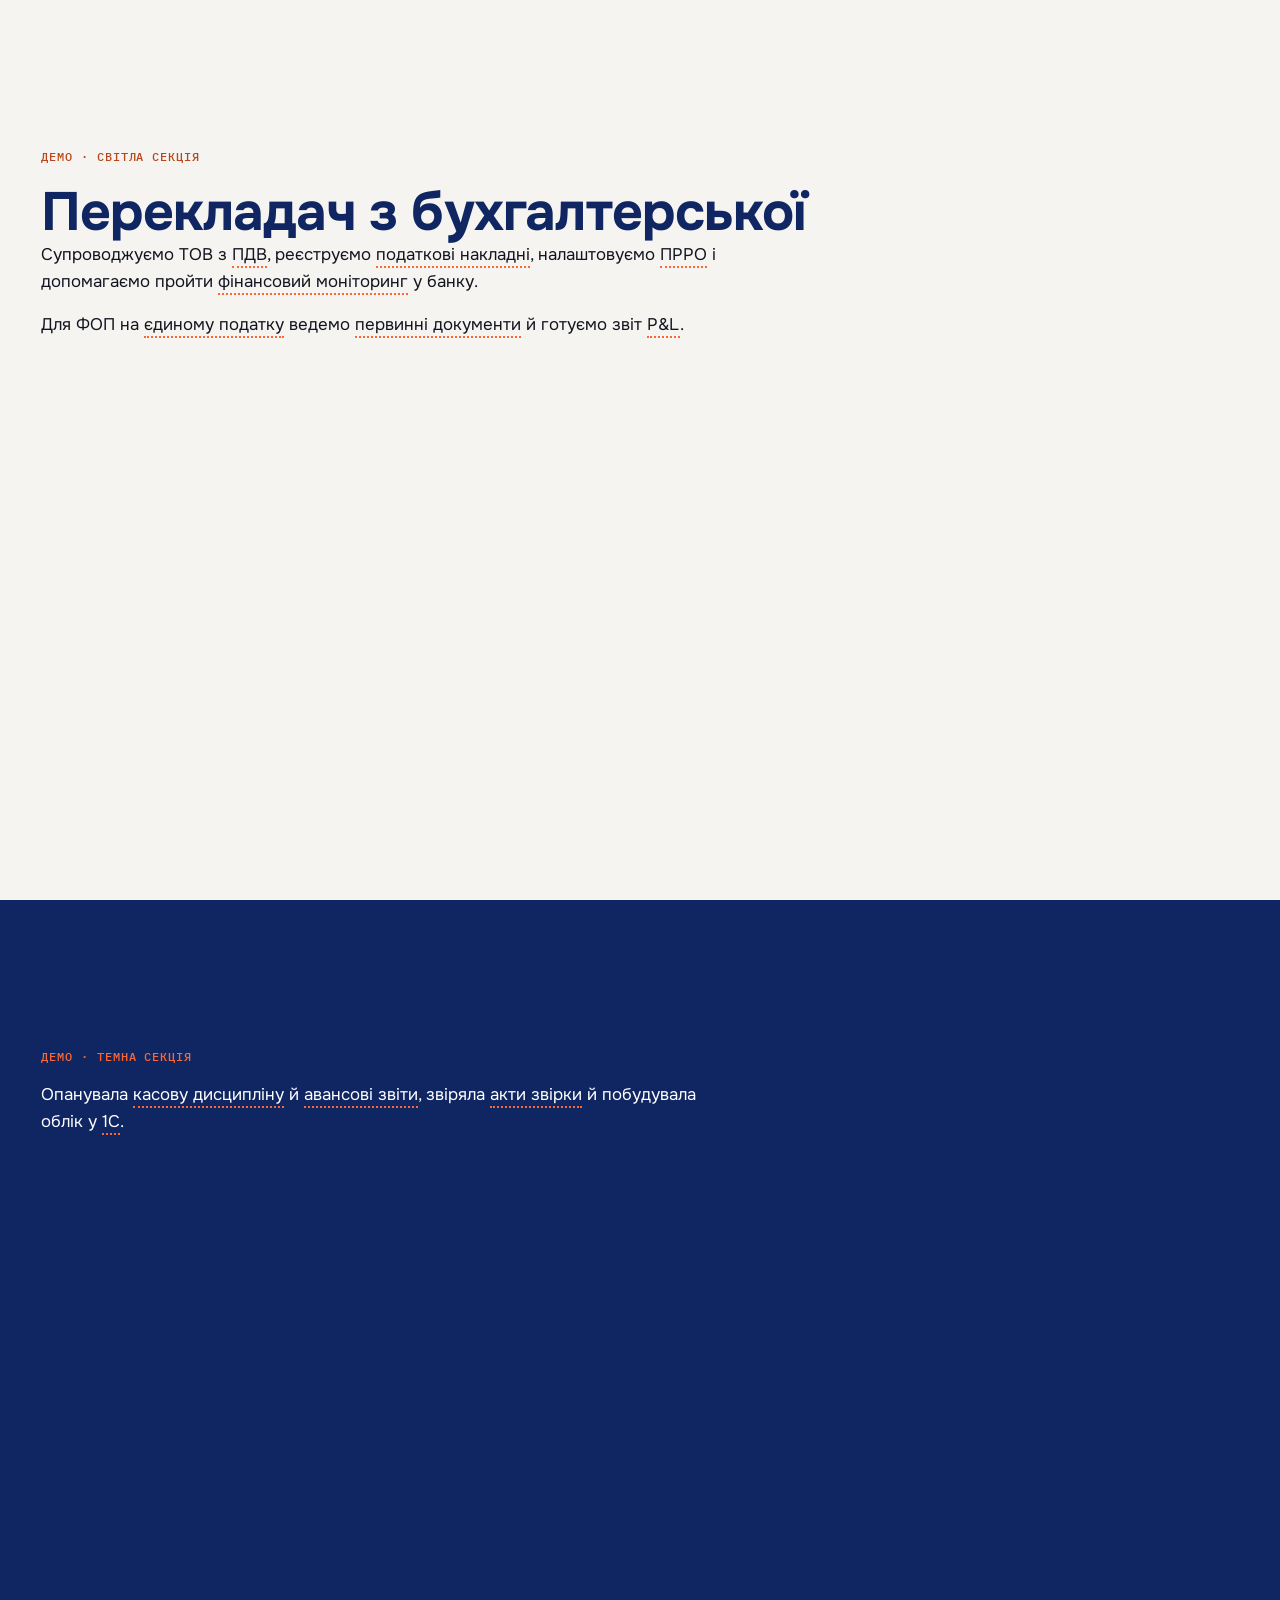
<file: blocks/10-glossary.html>
<!doctype html>
<html lang="uk">
<head>
  <meta charset="utf-8">
  <meta name="viewport" content="width=device-width, initial-scale=1">
  <title>10 Перекладач з бухгалтерської — Happy Finance</title>
  <meta name="robots" content="noindex">
  <!-- Бібліотеки: немає. Vanilla JS. -->
  <link rel="preload" href="../assets/fonts/onest-var-cyrillic.woff2" as="font" type="font/woff2" crossorigin>
  <link rel="stylesheet" href="../css/tokens.css">
  <link rel="stylesheet" href="../css/base.css">
  <style>
    /* ===== 10 ПЕРЕКЛАДАЧ З БУХГАЛТЕРСЬКОЇ. Префікс класів: gls ===== */
    /* Скрипт сам знаходить терміни в текстах сайту (перша згадка в кожній секції)
       і робить їх кнопками з поясненням простою мовою. Словник — у скрипті нижче. */

    /* Пунктир малюється рамкою знизу, а не text-decoration: Safari на iPhone
       не показує пунктирне підкреслення з кольором і товщиною. */
    .gls {
      cursor: help;
      text-decoration: none;
      border-bottom: 2px dotted var(--accent);
      padding-bottom: 1px;
      -webkit-tap-highlight-color: transparent;
      transition: color var(--dur-fast) var(--ease-out), border-color var(--dur-fast) var(--ease-out);
    }
    .gls:hover,
    .gls[aria-expanded="true"] {
      color: var(--accent-text);
      border-bottom-style: solid;
    }
    .gls:focus-visible {
      outline: 2px solid var(--accent);
      outline-offset: 2px;
    }

    .gls-tip {
      position: fixed;
      z-index: var(--z-overlay);
      left: 0;
      top: 0;
      width: min(20rem, calc(100vw - 2rem));
      padding: var(--sp-4) var(--sp-5) var(--sp-5);
      background: var(--brand-white);
      color: var(--ink-900);
      border-radius: var(--r-md);
      border-top: 3px solid var(--brand-orange);
      box-shadow: var(--shadow-lg);
      font-size: var(--fs-small);
      line-height: 1.55;
      opacity: 0;
      transform: translateY(6px);
      transition: opacity var(--dur-fast) var(--ease-out), transform var(--dur-fast) var(--ease-out);
      pointer-events: none;
    }
    .gls-tip[hidden] { display: block; visibility: hidden; }
    .gls-tip.is-on {
      opacity: 1;
      transform: none;
      pointer-events: auto;
    }
    .gls-tip.is-above { transform-origin: bottom; }
    .gls-tip__label {
      font-family: var(--font-mono);
      font-size: var(--fs-label);
      letter-spacing: var(--ls-label);
      text-transform: uppercase;
      color: var(--orange-700);
      margin-bottom: var(--sp-2);
    }
    .gls-tip__term {
      font-weight: var(--fw-bold);
      font-size: 1.0625rem;
      line-height: 1.3;
      color: var(--brand-navy);
      margin-bottom: var(--sp-1);
    }
    .gls-tip__text { color: var(--slate-600); }
    .gls-tip__arrow {
      position: absolute;
      width: 12px;
      height: 12px;
      background: var(--brand-white);
      transform: rotate(45deg);
      top: -7px;
      left: var(--ax, 50%);
      margin-left: -6px;
      border-top: 3px solid var(--brand-orange);
      border-left: 3px solid var(--brand-orange);
    }
    .gls-tip.is-above .gls-tip__arrow {
      top: auto;
      bottom: -6px;
      border: 0;
    }

    @media (prefers-reduced-motion: reduce) {
      .gls, .gls-tip { transition: none; }
    }

    /* ===== Лише для перегляду блоку окремо ===== */
    .gls-demo { min-height: 100vh; padding-block: var(--section-y); }
    .gls-demo p { max-width: var(--measure); margin-bottom: var(--sp-4); }
    .gls-demo__label { color: var(--accent-text); margin-bottom: var(--sp-4); }
  </style>
</head>
<body>
<main id="main">

  <!-- Демо: тексти з термінами. На сайт не йде. -->
  <section class="gls-demo" data-theme="light">
    <div class="container">
      <p class="t-label gls-demo__label">Демо · світла секція</p>
      <h1 class="t-h2">Перекладач з бухгалтерської</h1>
      <p>Супроводжуємо ТОВ з ПДВ, реєструємо податкові накладні, налаштовуємо ПРРО і допомагаємо пройти фінансовий моніторинг у банку.</p>
      <p>Для ФОП на єдиному податку ведемо первинні документи й готуємо звіт P&amp;L.</p>
    </div>
  </section>
  <section class="gls-demo" data-theme="dark" style="background: var(--bg)">
    <div class="container">
      <p class="t-label gls-demo__label">Демо · темна секція</p>
      <p>Опанувала касову дисципліну й авансові звіти, звіряла акти звірки й побудувала облік у 1С.</p>
    </div>
  </section>

  <!-- ================= БЛОК 10 ПЕРЕКЛАДАЧ З БУХГАЛТЕРСЬКОЇ ================= -->
  <div class="gls-tip" id="gls-tip" role="tooltip" hidden>
    <span class="gls-tip__arrow" aria-hidden="true"></span>
    <p class="gls-tip__label">Перекладаємо з бухгалтерської</p>
    <p class="gls-tip__term" data-gls-term></p>
    <p class="gls-tip__text" data-gls-text></p>
  </div>

  <script>
  (() => {
    const tip = document.getElementById("gls-tip");
    if (!tip) return;

    /* Словник: що шукати в тексті → як пояснити простою мовою.
       Шукається перша згадка в кожній секції. Щоб додати термін, додайте рядок. */
    const DICT = [
      { re: /ПДВ/, term: "ПДВ", text: "Податок на додану вартість, зазвичай 20%. Його закладають у ціну товарів і послуг, а платник ПДВ щомісяця звітує та реєструє податкові накладні." },
      { re: /ПРРО/, term: "ПРРО", text: "Програмний реєстратор розрахункових операцій: каса у вигляді програми на телефоні, планшеті чи комп'ютері. Видає покупцю чек і передає дані про продаж у податкову." },
      { re: /фінансов[а-яіїєґ’ʼ']* моніторинг[а-яіїєґ’ʼ']*/i, term: "Фінансовий моніторинг", text: "Перевірка банком, звідки гроші і для чого операції. Банк може попросити документи й пояснення, а без них обмежити рахунок." },
      { re: /податков[а-яіїєґ’ʼ']* накладн[а-яіїєґ’ʼ']*/i, term: "Податкова накладна", text: "Документ, який платник ПДВ складає на кожен продаж і реєструє в податковій. Від нього залежить, чи зможе покупець зменшити свій ПДВ." },
      { re: /акт[а-яіїєґ’ʼ']* звірки/i, term: "Акт звірки", text: "Документ, у якому дві компанії звіряють розрахунки: хто кому і скільки винен на певну дату." },
      { re: /авансов[а-яіїєґ’ʼ']* звіт[а-яіїєґ’ʼ']*/i, term: "Авансовий звіт", text: "Звіт працівника про гроші, видані на витрати компанії: відрядження, покупки. До нього додають чеки." },
      { re: /касов[а-яіїєґ’ʼ']* дисциплін[а-яіїєґ’ʼ']*/i, term: "Касова дисципліна", text: "Правила роботи з готівкою: вчасно видавати чеки, правильно оформлювати внесення й видачу грошей, закривати касові зміни." },
      { re: /єдин[а-яіїєґ’ʼ']* податк[а-яіїєґ’ʼ']*/i, term: "Єдиний податок", text: "Спрощений податок для ФОП (а на 3 групі й для деяких ТОВ): фіксована сума щомісяця або відсоток від доходу замість складних податків." },
      { re: /первинн[а-яіїєґ’ʼ']* документ[а-яіїєґ’ʼ']*/i, term: "Первинні документи", text: "Рахунки, накладні, акти, чеки. Папери, які підтверджують кожну операцію. На них тримається весь облік." },
      { re: /P&L/, term: "P&L", text: "Звіт про прибутки і збитки: скільки заробили, скільки витратили і що в результаті лишилось." },
      { re: /Cash Flow/i, term: "Cash Flow", text: "Рух грошей: коли і скільки грошей прийшло та пішло. Показує, чи вистачить коштів на зарплати й платежі." },
      { re: /1С/, term: "1С", text: "Програма для ведення бухгалтерського обліку. Зараз її сучасна українська версія називається BAS." }
    ];

    const SKIP = "a, button, h1, h2, h3, h4, summary, label, input, textarea, select, script, style, svg, " +
                 "[aria-hidden='true'], .gls, .gls-tip, .svc__node, [data-no-gls]";
    /* Окремі «картки», які розкриваються (послуга, питання FAQ), мають свій лік:
       термін позначається в кожній із них, щоб пояснення було там, де людина читає. */
    const SUB = ".svc__station, .faq__item";
    const scopes = [...document.querySelectorAll("main section"), ...document.querySelectorAll(SUB)];

    scopes.forEach(scope => {
      const used = new Set();
      const isSub = scope.matches(SUB);
      const walker = document.createTreeWalker(scope, NodeFilter.SHOW_TEXT, {
        acceptNode: n => {
          const el = n.parentElement;
          if (!n.nodeValue.trim() || el.closest(SKIP)) return NodeFilter.FILTER_REJECT;
          if (!isSub && el.closest(SUB)) return NodeFilter.FILTER_REJECT;   // це рахує сама картка
          return NodeFilter.FILTER_ACCEPT;
        }
      });
      const nodes = [];
      while (walker.nextNode()) nodes.push(walker.currentNode);
      nodes.forEach(node => {
        let cur = node;
        while (cur) {
          // найраніша в рядку згадка терміна, який у цій секції ще не позначений
          let best = null;
          DICT.forEach((d, i) => {
            if (used.has(i)) return;
            const m = cur.nodeValue.match(d.re);
            if (m && (!best || m.index < best.m.index)) best = { i, m };
          });
          if (!best) break;
          used.add(best.i);
          const hit = cur.splitText(best.m.index);
          const rest = hit.splitText(best.m[0].length);
          // span, а не button: кнопка не дає рядку переноситись разом із розділовими знаками
          const btn = document.createElement("span");
          btn.setAttribute("role", "button");
          btn.tabIndex = 0;
          btn.className = "gls";
          btn.dataset.gls = best.i;
          btn.setAttribute("aria-expanded", "false");
          btn.setAttribute("aria-describedby", "gls-tip");
          btn.textContent = hit.nodeValue;
          hit.replaceWith(btn);
          cur = rest.nodeValue ? rest : null;   // наступні терміни шукаємо в залишку рядка
        }
      });
    });

    const termEl = tip.querySelector("[data-gls-term]");
    const textEl = tip.querySelector("[data-gls-text]");
    let current = null, pinned = false, hideT = 0, showT = 0;

    function place(btn) {
      const r = btn.getClientRects()[0] || btn.getBoundingClientRect();
      const w = tip.offsetWidth, h = tip.offsetHeight, gap = 12, pad = 12;
      const vw = document.documentElement.clientWidth, vh = window.innerHeight;
      let left = r.left + r.width / 2 - w / 2;
      left = Math.max(pad, Math.min(left, vw - w - pad));
      const above = r.bottom + gap + h > vh - pad && r.top - gap - h > pad;
      const top = above ? r.top - gap - h : r.bottom + gap;
      tip.style.left = left + "px";
      tip.style.top = top + "px";
      tip.style.setProperty("--ax", Math.max(16, Math.min(w - 16, r.left + r.width / 2 - left)) + "px");
      tip.classList.toggle("is-above", above);
    }

    function show(btn) {
      clearTimeout(hideT);
      if (current && current !== btn) current.setAttribute("aria-expanded", "false");
      const d = DICT[+btn.dataset.gls];
      termEl.textContent = d.term;
      textEl.textContent = d.text;
      tip.hidden = false;
      current = btn;
      btn.setAttribute("aria-expanded", "true");
      place(btn);
      requestAnimationFrame(() => tip.classList.add("is-on"));
    }

    function hide(now) {
      clearTimeout(showT);
      const go = () => {
        tip.classList.remove("is-on");
        if (current) current.setAttribute("aria-expanded", "false");
        current = null; pinned = false;
        setTimeout(() => { if (!current) tip.hidden = true; }, 200);
      };
      clearTimeout(hideT);
      if (now) go(); else hideT = setTimeout(go, 120);
    }

    const canHover = matchMedia("(hover: hover) and (pointer: fine)").matches;

    document.addEventListener("click", e => {
      const btn = e.target.closest(".gls");
      if (btn) {
        e.preventDefault();
        if (current === btn && pinned) { hide(true); return; }
        show(btn); pinned = true;
        return;
      }
      if (current && !e.target.closest(".gls-tip")) hide(true);
    });

    if (canHover) {
      document.addEventListener("pointerover", e => {
        const btn = e.target.closest(".gls");
        if (btn && !pinned) { clearTimeout(hideT); clearTimeout(showT); showT = setTimeout(() => show(btn), 120); }
        else if (e.target.closest(".gls-tip")) clearTimeout(hideT);
      });
      document.addEventListener("pointerout", e => {
        if (pinned) return;
        if (e.target.closest(".gls") || e.target.closest(".gls-tip")) hide(false);
      });
    }

    document.addEventListener("focusin", e => {
      const btn = e.target.closest(".gls");
      if (btn) show(btn);
      else if (current && !e.target.closest(".gls-tip")) hide(true);
    });
    document.addEventListener("keydown", e => {
      if (e.key === "Escape" && current) { const b = current; hide(true); b.focus(); return; }
      const btn = e.target.closest && e.target.closest(".gls");
      if (btn && (e.key === "Enter" || e.key === " ")) {
        e.preventDefault();
        if (current === btn && pinned) hide(true); else { show(btn); pinned = true; }
      }
    });
    window.addEventListener("scroll", () => { if (current) hide(true); }, { passive: true });
    window.addEventListener("resize", () => { if (current) place(current); });
  })();
  </script>
  <!-- ================= /БЛОК 10 ПЕРЕКЛАДАЧ З БУХГАЛТЕРСЬКОЇ ================= -->

</body>
</html>
</file>
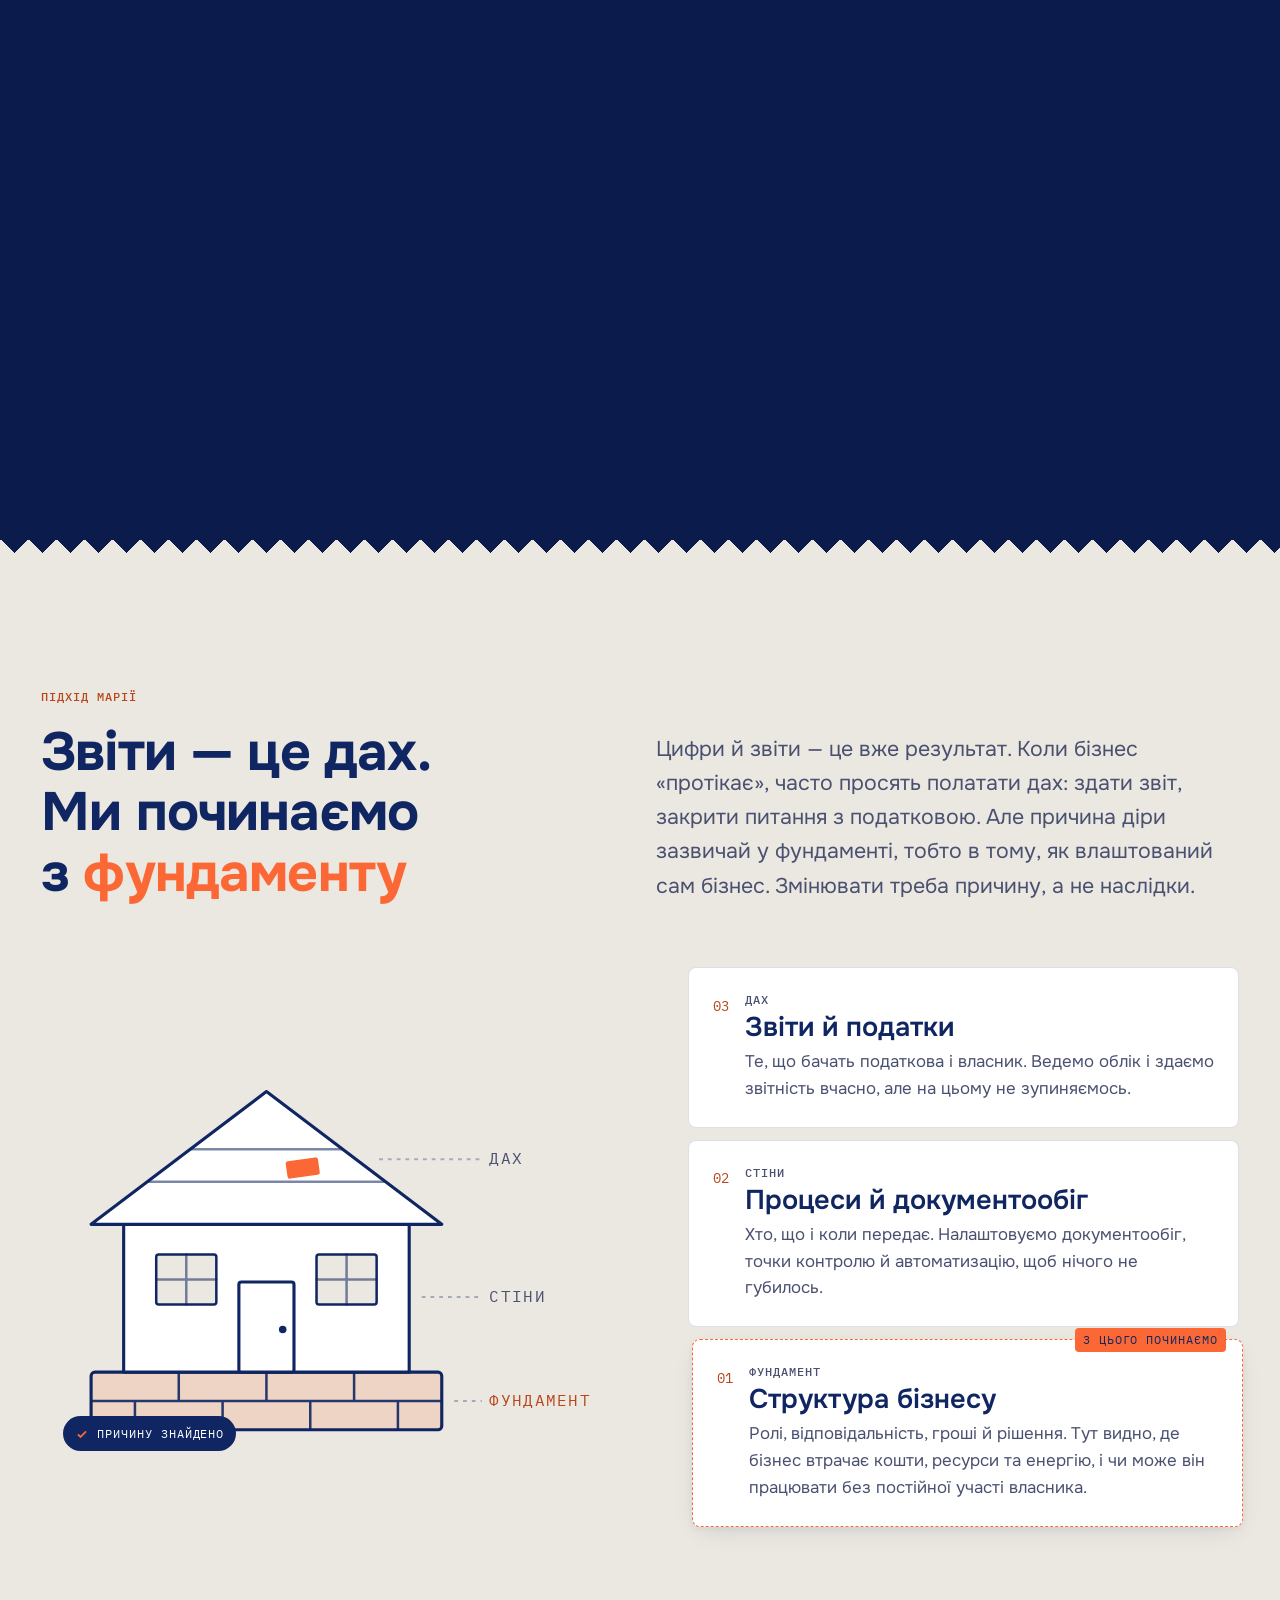
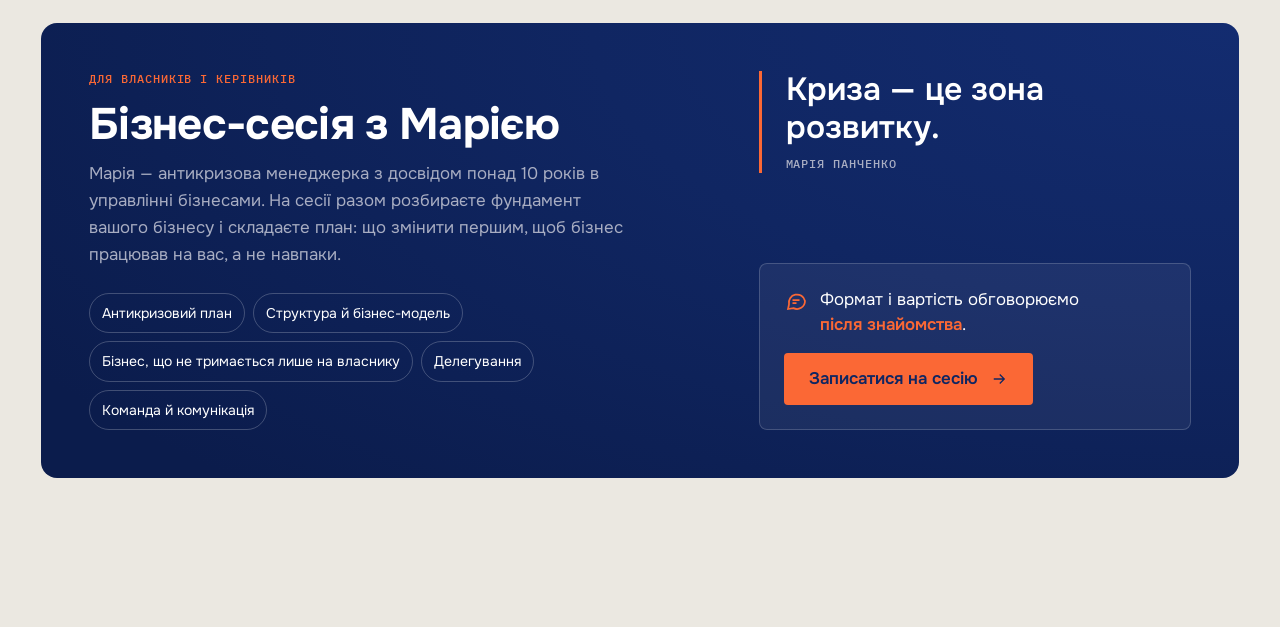
<file: blocks/11-foundation.html>
<!doctype html>
<html lang="uk">
<head>
  <meta charset="utf-8">
  <meta name="viewport" content="width=device-width, initial-scale=1">
  <title>11 Дах і фундамент — Happy Finance</title>
  <meta name="robots" content="noindex">
  <!-- Бібліотеки: немає. Будинок складається на IntersectionObserver, підсвітка шарів на vanilla JS. -->
  <link rel="preload" href="../assets/fonts/onest-var-cyrillic.woff2" as="font" type="font/woff2" crossorigin>
  <link rel="stylesheet" href="../css/tokens.css">
  <link rel="stylesheet" href="../css/base.css">
  <style>
    /* ===== 11 ДАХ І ФУНДАМЕНТ (підхід Марії). Префікс класів: fnd__ ===== */

    .fnd {
      position: relative;
      --edge-color: var(--navy-900);   /* зубці «чека» від Про нас */
      padding-block: var(--section-y);
      background-color: var(--bg-sunken);
      overflow: clip;
    }

    /* --- Шапка --- */
    .fnd__head {
      display: grid;
      gap: var(--sp-4);
      margin-bottom: var(--sp-8);
    }
    .fnd__label { color: var(--accent-text); }
    .fnd__title { font-size: var(--fs-h2); max-width: 16ch; }
    .fnd__title em { font-style: normal; color: var(--accent); }
    .fnd__lead { color: var(--fg-muted); max-width: 36rem; font-size: var(--fs-lead); }

    /* --- Будинок і шари --- */
    .fnd__body {
      display: grid;
      gap: var(--sp-7);
      align-items: center;
    }

    .fnd__house {
      position: relative;
      width: 100%;
      max-width: 460px;
      margin-inline: auto;
    }
    .fnd__svg { display: block; width: 100%; height: auto; overflow: visible; }

    .fnd__layer {
      cursor: pointer;
      transform-box: fill-box;
      transform-origin: center bottom;
      transition: transform 900ms var(--ease-spring), opacity 600ms var(--ease-out);
      transition-delay: var(--d, 0ms);
    }
    .fnd__layer[data-layer="roof"] { --d: 900ms; }
    .fnd__layer[data-layer="walls"] { --d: 450ms; }
    .fnd__layer[data-layer="base"] { --d: 0ms; }
    @media (scripting: enabled) {
      .fnd:not(.is-built) .fnd__layer { opacity: 0; transform: translateY(-60px); }
      .fnd:not(.is-built) .fnd__layer[data-layer="base"] { transform: translateY(30px); }
    }

    .fnd__shape {
      fill: var(--bg-raised);
      stroke: var(--fg-strong);
      stroke-width: 2.5;
      stroke-linejoin: round;
      transition: fill var(--dur-base) var(--ease-out);
    }
    .fnd__detail { fill: none; stroke: var(--fg-strong); stroke-width: 2; stroke-linecap: round; opacity: 0.55; }
    .fnd__window { fill: var(--paper-200); stroke: var(--fg-strong); stroke-width: 2; }
    .fnd__layer.is-active .fnd__shape { fill: rgb(251 104 53 / 0.16); }
    .fnd__layer.is-active .fnd__detail { opacity: 0.9; }

    /* Тріщина у фундаменті: зникає, коли будинок «відремонтовано» */
    .fnd__crack {
      fill: none;
      stroke: var(--accent);
      stroke-width: 3;
      stroke-linecap: round;
      stroke-linejoin: round;
      stroke-dasharray: 80;
      stroke-dashoffset: 0;
      transition: stroke-dashoffset 900ms var(--ease-in-out) 1900ms, opacity 400ms var(--ease-out) 2700ms;
    }
    .fnd.is-fixed .fnd__crack { stroke-dashoffset: 80; opacity: 0; }
    .fnd__patch { fill: var(--accent); }   /* латка на даху: те, з чим зазвичай приходять */

    /* Підписи шарів праворуч від будинку */
    .fnd__tag-line { stroke: var(--line-strong); stroke-width: 1.5; stroke-dasharray: 3 4; }
    .fnd__tag {
      font-family: var(--font-mono);
      font-size: 13px;
      letter-spacing: 0.08em;
      fill: var(--fg-muted);
      text-transform: uppercase;
    }
    .fnd__layer.is-active .fnd__tag { fill: var(--accent-text); }
    @media (max-width: 600px) { .fnd__tag { font-size: 17px; } }

    .fnd__badge {
      position: absolute;
      left: 4%;
      bottom: 2%;
      display: inline-flex;
      align-items: center;
      gap: var(--sp-2);
      padding: var(--sp-2) var(--sp-3);
      border-radius: var(--r-pill);
      background: var(--brand-navy);
      color: var(--brand-white);
      font-family: var(--font-mono);
      font-size: var(--fs-label);
      letter-spacing: var(--ls-label);
      text-transform: uppercase;
      opacity: 0;
      transform: translateY(8px);
      transition: opacity var(--dur-base) var(--ease-out) 2800ms, transform var(--dur-base) var(--ease-out) 2800ms;
    }
    .fnd__badge svg { width: 14px; height: 14px; color: var(--brand-orange); }
    .fnd.is-fixed .fnd__badge { opacity: 1; transform: none; }

    /* Картки шарів */
    .fnd__layers { display: grid; gap: var(--sp-3); }
    .fnd__card {
      position: relative;
      display: grid;
      grid-template-columns: auto minmax(0, 1fr);
      gap: var(--sp-1) var(--sp-4);
      width: 100%;
      padding: var(--sp-5);
      border: var(--hairline) solid var(--line);
      border-radius: var(--r-md);
      background: var(--bg-raised);
      text-align: left;
      color: inherit;
      font: inherit;
      cursor: pointer;
      transition: border-color var(--dur-base) var(--ease-out), box-shadow var(--dur-base) var(--ease-out), transform var(--dur-base) var(--ease-out);
    }
    .fnd__card:hover { border-color: var(--line-strong); }
    .fnd__card.is-active {
      border-color: var(--accent);
      box-shadow: var(--shadow-md);
      transform: translateX(4px);
    }
    .fnd__card-num {
      grid-row: span 2;
      font-family: var(--font-mono);
      font-size: var(--fs-small);
      color: var(--accent-text);
      padding-top: 0.2em;
    }
    .fnd__card-title {
      font-size: var(--fs-h3);
      font-weight: var(--fw-semibold);
      line-height: 1.25;
      color: var(--fg-strong);
    }
    .fnd__card-title small {
      display: block;
      margin-bottom: var(--sp-1);
      font-family: var(--font-mono);
      font-size: var(--fs-label);
      font-weight: var(--fw-medium);
      letter-spacing: var(--ls-label);
      text-transform: uppercase;
      color: var(--fg-muted);
    }
    .fnd__card-text { color: var(--fg-muted); }
    .fnd__card--base { border-style: dashed; border-color: var(--line-strong); }
    .fnd__card-flag {
      position: absolute;
      top: calc(var(--sp-3) * -1);
      right: var(--sp-4);
      padding: 2px var(--sp-2);
      border-radius: var(--r-sm);
      background: var(--accent);
      color: var(--on-accent);
      font-family: var(--font-mono);
      font-size: var(--fs-label);
      letter-spacing: var(--ls-label);
      text-transform: uppercase;
    }

    /* --- Бізнес-сесія з Марією --- */
    .fnd__session {
      display: grid;
      gap: var(--sp-6);
      margin-top: var(--sp-9);
      padding: clamp(1.5rem, 1rem + 2.5vw, 3.5rem);
      border-radius: var(--r-lg);
      background: radial-gradient(120% 140% at 100% 0%, var(--navy-700) 0%, var(--brand-navy) 45%, var(--navy-900) 100%);
      color: var(--brand-white);
    }
    .fnd__session-label { color: var(--brand-orange); }
    .fnd__session-title {
      font-size: clamp(1.75rem, 1.3rem + 2vw, 2.75rem);
      line-height: var(--lh-heading);
      letter-spacing: var(--ls-heading);
      color: var(--brand-white);
      margin-block: var(--sp-3);
    }
    .fnd__session-text { color: var(--slate-300); max-width: 34rem; }
    .fnd__topics { display: flex; flex-wrap: wrap; gap: var(--sp-2); margin-top: var(--sp-5); }
    .fnd__topic {
      padding: var(--sp-2) var(--sp-3);
      border: var(--hairline) solid rgb(255 255 255 / 0.22);
      border-radius: var(--r-pill);
      font-size: var(--fs-small);
      color: var(--brand-white);
    }
    .fnd__session-side {
      display: grid;
      gap: var(--sp-5);
      align-content: space-between;
    }
    .fnd__motto {
      margin: 0;
      padding-left: var(--sp-5);
      border-left: 3px solid var(--brand-orange);
    }
    .fnd__motto p {
      font-size: clamp(1.375rem, 1.1rem + 1.2vw, 2rem);
      font-weight: var(--fw-semibold);
      line-height: 1.2;
      color: var(--brand-white);
    }
    .fnd__motto footer { margin-top: var(--sp-2); color: var(--slate-300); }
    .fnd__cta {
  display: grid;
  gap: var(--sp-4);
  padding: var(--sp-5);
  border: var(--hairline) solid rgb(255 255 255 / 0.18);
  border-radius: var(--r-md, 12px);
  background: rgb(255 255 255 / 0.06);
}
.fnd__session-meta {
  display: flex;
  align-items: flex-start;
  gap: var(--sp-3);
  color: var(--brand-white);
  font-size: var(--fs-body);
  line-height: 1.45;
}
.fnd__session-meta strong { color: var(--brand-orange); font-weight: var(--fw-semibold); }
.fnd__session-meta-icon { flex: none; width: 1.5rem; height: 1.5rem; margin-top: 0.05em; color: var(--brand-orange); }
    .fnd__session .btn { justify-self: start; }

    .fnd__reveal {
      transition: opacity var(--dur-reveal) var(--ease-out), transform var(--dur-reveal) var(--ease-out);
      transition-delay: calc(var(--i, 0) * 120ms);
    }
    @media (scripting: enabled) {
      .fnd__reveal:not(.is-shown) { opacity: 0; transform: translateY(var(--reveal-shift)); }
    }

    /* ===== Телефон: компактніше, щоб блок не розтягувався ===== */
    @media (max-width: 767px) {
      .fnd__head { margin-bottom: var(--sp-6); }
      .fnd__lead { font-size: var(--fs-body); }
      .fnd__body { gap: var(--sp-5); }
      .fnd__house { max-width: 300px; }
      .fnd__card { padding: var(--sp-4); }
      .fnd__card-title { font-size: 1.125rem; }
      .fnd__card-text { font-size: var(--fs-small); }
      .fnd__session { margin-top: var(--sp-7); gap: var(--sp-5); }
      .fnd__topics { margin-top: var(--sp-4); }
    }

    /* ===== Планшет 768+ ===== */
    @media (min-width: 768px) {
      .fnd__head {
        grid-template-columns: minmax(0, 1fr) minmax(0, 1fr);
        align-items: end;
        column-gap: var(--grid-gap);
      }
      .fnd__label { grid-column: 1 / -1; }
      .fnd__session { grid-template-columns: minmax(0, 1.4fr) minmax(0, 1fr); column-gap: var(--sp-8); }
    }

    /* ===== Десктоп 1024+ ===== */
    @media (min-width: 1024px) {
      .fnd__body { grid-template-columns: minmax(0, 1fr) minmax(0, 1fr); column-gap: var(--sp-9); }
      .fnd__house { max-width: none; }
    }

    @media (prefers-reduced-motion: reduce) {
      .fnd__layer, .fnd__crack, .fnd__badge, .fnd__card, .fnd__reveal { transition: none; }
    }

    /* ===== Лише для перегляду блоку окремо ===== */
    .fnd-demo-gap { height: 60vh; background: var(--navy-900); }
  </style>
</head>
<body>
<main id="main">
  <div class="fnd-demo-gap" aria-hidden="true"></div>

  <!-- ================= БЛОК 11 ДАХ І ФУНДАМЕНТ ================= -->
  <section class="fnd" id="approach" data-theme="light" data-edge data-fnd aria-labelledby="fnd-title">
    <div class="container">

      <div class="fnd__head">
        <p class="t-label fnd__label fnd__reveal">Підхід Марії</p>
        <h2 class="fnd__title fnd__reveal" id="fnd-title">Звіти — це дах. Ми&nbsp;починаємо з&nbsp;<em>фундаменту</em></h2>
        <p class="fnd__lead fnd__reveal" style="--i:1">Цифри й звіти — це вже результат. Коли бізнес «протікає», часто просять полатати дах: здати звіт, закрити питання з податковою. Але причина діри зазвичай у фундаменті, тобто в тому, як влаштований сам бізнес. Змінювати треба причину, а не наслідки.</p>
      </div>

      <div class="fnd__body">
        <figure class="fnd__house fnd__reveal" aria-hidden="true">
          <svg class="fnd__svg" viewBox="0 0 440 340" role="presentation">
            <!-- Фундамент -->
            <g class="fnd__layer" data-layer="base">
              <rect class="fnd__shape" x="40" y="270" width="280" height="46" rx="3"/>
              <path class="fnd__detail" d="M40 293h280M110 270v23M180 270v23M250 270v23M75 293v23M145 293v23M215 293v23M285 293v23"/>
              <path class="fnd__crack" d="M168 272l10 12-8 9 12 10-6 11"/>
              <line class="fnd__tag-line" x1="330" y1="293" x2="352" y2="293"/>
              <text class="fnd__tag" x="358" y="297">Фундамент</text>
            </g>
            <!-- Стіни -->
            <g class="fnd__layer" data-layer="walls">
              <rect class="fnd__shape" x="66" y="150" width="228" height="120"/>
              <rect class="fnd__window" x="92" y="176" width="48" height="40" rx="2"/>
              <rect class="fnd__window" x="220" y="176" width="48" height="40" rx="2"/>
              <path class="fnd__detail" d="M116 176v40M92 196h48M244 176v40M220 196h48"/>
              <rect class="fnd__shape" x="158" y="198" width="44" height="72" rx="2"/>
              <circle cx="193" cy="236" r="3" fill="currentColor" style="color: var(--fg-strong)"/>
              <line class="fnd__tag-line" x1="304" y1="210" x2="352" y2="210"/>
              <text class="fnd__tag" x="358" y="214">Стіни</text>
            </g>
            <!-- Дах -->
            <g class="fnd__layer" data-layer="roof">
              <path class="fnd__shape" d="M40 152L180 46l140 106z"/>
              <path class="fnd__detail" d="M86 118h188M120 92h120"/>
              <rect class="fnd__patch" x="196" y="100" width="26" height="14" rx="2" transform="rotate(-8 209 107)"/>
              <line class="fnd__tag-line" x1="270" y1="100" x2="352" y2="100"/>
              <text class="fnd__tag" x="358" y="104">Дах</text>
            </g>
          </svg>
          <p class="fnd__badge"><svg viewBox="0 0 24 24" fill="none" stroke="currentColor" stroke-width="3"><path d="M5 12.5l4.5 4.5L19 7.5"/></svg>Причину знайдено</p>
        </figure>

        <div class="fnd__layers">
          <button type="button" class="fnd__card fnd__reveal" data-layer="roof" style="--i:0">
            <span class="fnd__card-num">03</span>
            <span class="fnd__card-title"><small>Дах</small>Звіти й податки</span>
            <span class="fnd__card-text">Те, що бачать податкова і власник. Ведемо облік і здаємо звітність вчасно, але на цьому не зупиняємось.</span>
          </button>
          <button type="button" class="fnd__card fnd__reveal" data-layer="walls" style="--i:1">
            <span class="fnd__card-num">02</span>
            <span class="fnd__card-title"><small>Стіни</small>Процеси й документообіг</span>
            <span class="fnd__card-text">Хто, що і коли передає. Налаштовуємо документообіг, точки контролю й автоматизацію, щоб нічого не губилось.</span>
          </button>
          <button type="button" class="fnd__card fnd__card--base fnd__reveal" data-layer="base" style="--i:2">
            <span class="fnd__card-flag">З цього починаємо</span>
            <span class="fnd__card-num">01</span>
            <span class="fnd__card-title"><small>Фундамент</small>Структура бізнесу</span>
            <span class="fnd__card-text">Ролі, відповідальність, гроші й рішення. Тут видно, де бізнес втрачає кошти, ресурси та енергію, і чи може він працювати без постійної участі власника.</span>
          </button>
        </div>
      </div>

      <div class="fnd__session fnd__reveal">
        <div>
          <p class="t-label fnd__session-label">Для власників і керівників</p>
          <h3 class="fnd__session-title">Бізнес-сесія з Марією</h3>
          <p class="fnd__session-text">Марія — антикризова менеджерка з досвідом понад 10 років в управлінні бізнесами. На сесії разом розбираєте фундамент вашого бізнесу і складаєте план: що змінити першим, щоб бізнес працював на вас, а не навпаки.</p>
          <ul class="fnd__topics" role="list">
            <li class="fnd__topic">Антикризовий план</li>
            <li class="fnd__topic">Структура й бізнес-модель</li>
            <li class="fnd__topic">Бізнес, що не тримається лише на власнику</li>
            <li class="fnd__topic">Делегування</li>
            <li class="fnd__topic">Команда й комунікація</li>
          </ul>
        </div>
        <div class="fnd__session-side">
          <blockquote class="fnd__motto">
            <p>Криза — це зона розвитку.</p>
            <footer class="t-label">Марія Панченко</footer>
          </blockquote>
          <div class="fnd__cta">
            <p class="fnd__session-meta">
              <svg class="fnd__session-meta-icon" viewBox="0 0 24 24" fill="none" stroke="currentColor" stroke-width="1.75" aria-hidden="true"><path d="M21 12a8 8 0 0 1-11.6 7.1L4 20l1-4.6A8 8 0 1 1 21 12Z"/><path d="M8.5 11h7M8.5 14h4"/></svg>
              <span>Формат і вартість обговорюємо <strong>після знайомства</strong>.</span>
            </p>
          <a class="btn btn--primary" data-fnd-session href="https://t.me/MariiaPanchenko_ua" target="_blank" rel="noopener">
            Записатися на сесію
            <svg class="btn__icon" viewBox="0 0 24 24" fill="none" stroke="currentColor" stroke-width="1.75" aria-hidden="true"><path d="M5 12h14M13 6l6 6-6 6"/></svg>
          </a>
          </div>
        </div>
      </div>

    </div>
  </section>

  <script>
    (function initFoundation() {
      var root = document.querySelector("[data-fnd]");
      if (!root) return;
      var reduce = window.matchMedia("(prefers-reduced-motion: reduce)").matches;
      var layers = Array.prototype.slice.call(root.querySelectorAll(".fnd__layer"));
      var cards = Array.prototype.slice.call(root.querySelectorAll(".fnd__card"));
      var reveals = root.querySelectorAll(".fnd__reveal");

      /* ---------- Поява й будівництво ---------- */
      function build() { root.classList.add("is-built"); setTimeout(function () { root.classList.add("is-fixed"); }, reduce ? 0 : 50); }
      if (reduce || !("IntersectionObserver" in window)) {
        Array.prototype.forEach.call(reveals, function (el) { el.classList.add("is-shown"); });
        build();
      } else {
        var io = new IntersectionObserver(function (entries) {
          entries.forEach(function (e) {
            if (e.isIntersecting) { e.target.classList.add("is-shown"); io.unobserve(e.target); }
          });
        }, { rootMargin: "0px 0px -10% 0px" });
        Array.prototype.forEach.call(reveals, function (el) { io.observe(el); });
        var hio = new IntersectionObserver(function (entries) {
          if (entries[0].isIntersecting) { build(); hio.disconnect(); }
        }, { rootMargin: "0px 0px -30% 0px" });
        hio.observe(root.querySelector(".fnd__house"));
      }

      /* ---------- Шар будинку ↔ картка ---------- */
      function activate(name) {
        layers.forEach(function (l) { l.classList.toggle("is-active", l.getAttribute("data-layer") === name); });
        cards.forEach(function (c) {
          var on = c.getAttribute("data-layer") === name;
          c.classList.toggle("is-active", on);
          c.setAttribute("aria-pressed", on ? "true" : "false");
        });
      }
      cards.forEach(function (c) {
        var name = c.getAttribute("data-layer");
        c.addEventListener("click", function () { activate(name); });
        c.addEventListener("mouseenter", function () { activate(name); });
        c.addEventListener("focus", function () { activate(name); });
      });
      layers.forEach(function (l) {
        var name = l.getAttribute("data-layer");
        l.addEventListener("click", function () { activate(name); });
        l.addEventListener("mouseenter", function () { activate(name); });
      });
      activate("base");   // за замовчуванням підсвічено фундамент: з нього починаємо

      /* ---------- Запис на сесію: готове повідомлення в Telegram ---------- */
      var btn = root.querySelector("[data-fnd-session]");
      var C = window.HFContacts;
      if (btn && C && C.data.telegram) {
        btn.href = C.message("telegram", C.data.telegram, "Добрий день, Маріє! Хочу записатися на бізнес-сесію. Коротко про мій бізнес: ");
      }
    })();
  </script>
  <!-- ================= /БЛОК 11 ДАХ І ФУНДАМЕНТ ================= -->

</main>
</body>
</html>
</file>
<file: css/tokens.css>
/* ==========================================================================
   HAPPY FINANCE — design tokens
   Єдине джерело кольорів, шрифтів, відступів, радіусів, тіней і руху.
   Блоки використовують ЛИШЕ семантичні токени (--bg, --fg, --accent …),
   а не сирі кольори бренду. Так тема секції перемикається одним атрибутом:
   <section data-theme="dark"> … </section>
   ========================================================================== */

:root {
  /* ---------- Бренд (з карти кольорів HAPPY FINANCE) ---------- */
  --brand-navy: #102662;     /* 01 основний — глибокий синій */
  --brand-white: #ffffff;    /* 02 базовий */
  --brand-orange: #fb6835;   /* 03 акцентний — помаранчевий */
  --brand-beige: #caae99;    /* 04 додатковий — теплий беж */

  /* ---------- Похідні (взяті з макета або розраховані під контраст) ---------- */
  --ink-900: #121420;        /* темний фон з макета */
  --ink-800: #1a1d2b;        /* піднята поверхня на темному */
  --ink-700: #242632;        /* лінії сітки на темному (з макета) */
  --navy-700: #132c70;       /* верх переходу темних секцій */
  --navy-800: #17306f;       /* піднята поверхня на синьому */
  --navy-900: #0b1c4c;       /* низ переходу темних секцій */
  --paper-100: #f5f4f0;      /* теплий світлий фон з макета */
  --paper-200: #ebe8e1;      /* піднята поверхня на світлому */
  --slate-600: #4a5170;      /* другорядний текст на світлому, 7.1:1 */
  --slate-300: #a8adc2;      /* другорядний текст на темному, 8.2:1 */
  --orange-700: #b9461a;     /* помаранчевий для дрібного тексту на світлому, 4.8:1 */

  /* ---------- Типографіка ---------- */
  --font-sans: "Onest", system-ui, -apple-system, "Segoe UI", Roboto, Arial, sans-serif;
  --font-mono: "IBM Plex Mono", ui-monospace, "SFMono-Regular", Consolas, monospace;

  /* Плавна шкала: мінімум на 360px, максимум на 1440px+ */
  --fs-display: clamp(2.75rem, 1.55rem + 5.33vw, 6.25rem);
  --fs-h2: clamp(2rem, 1.47rem + 2.37vw, 3.6rem);
  --fs-h3: clamp(1.375rem, 1.25rem + 0.56vw, 1.75rem);
  --fs-lead: clamp(1.125rem, 1.04rem + 0.37vw, 1.375rem);
  --fs-body: clamp(1rem, 0.98rem + 0.09vw, 1.0625rem);
  --fs-small: 0.875rem;
  --fs-label: 0.75rem;

  --fw-regular: 400;
  --fw-medium: 500;
  --fw-semibold: 600;
  --fw-bold: 700;
  --fw-black: 800;

  --lh-tight: 1.02;
  --lh-heading: 1.12;
  --lh-body: 1.6;

  --ls-display: -0.025em;
  --ls-heading: -0.015em;
  --ls-label: 0.08em;

  --measure: 62ch;           /* комфортна довжина рядка */

  /* ---------- Відступи (крок 4px) ---------- */
  --sp-1: 0.25rem;   /*  4 */
  --sp-2: 0.5rem;    /*  8 */
  --sp-3: 0.75rem;   /* 12 */
  --sp-4: 1rem;      /* 16 */
  --sp-5: 1.5rem;    /* 24 */
  --sp-6: 2rem;      /* 32 */
  --sp-7: 3rem;      /* 48 */
  --sp-8: 4rem;      /* 64 */
  --sp-9: 6rem;      /* 96 */
  --sp-10: 8rem;     /* 128 */
  --section-y: clamp(4.5rem, 2.6rem + 8.4vw, 10rem);

  /* ---------- Сітка ---------- */
  --container: 1320px;
  --gutter: clamp(1rem, 0.4rem + 2.7vw, 3rem);   /* 16px на 360 → 48px */
  --grid-gap: clamp(1rem, 0.6rem + 1.8vw, 2rem);
  --grid-cols: 12;

  /* ---------- Радіуси (точні, майже гострі кути) ---------- */
  --r-xs: 2px;
  --r-sm: 4px;
  --r-md: 8px;
  --r-lg: 16px;
  --r-pill: 999px;

  /* ---------- Лінії ---------- */
  --hairline: 1px;
  --stroke: 1.5px;

  /* ---------- Тіні (тоновані синім, без сірого бруду) ---------- */
  --shadow-sm: 0 1px 2px rgb(16 38 98 / 0.06), 0 1px 1px rgb(16 38 98 / 0.04);
  --shadow-md: 0 8px 24px -8px rgb(16 38 98 / 0.14), 0 2px 6px rgb(16 38 98 / 0.05);
  --shadow-lg: 0 32px 64px -24px rgb(16 38 98 / 0.24), 0 8px 16px -8px rgb(16 38 98 / 0.08);
  --glow-accent: 0 0 0 1px rgb(251 104 53 / 0.25), 0 12px 40px -12px rgb(251 104 53 / 0.45);

  /* ---------- Рух ---------- */
  --ease-out: cubic-bezier(0.22, 1, 0.36, 1);       /* поява, hover */
  --ease-in-out: cubic-bezier(0.65, 0, 0.35, 1);    /* переходи між станами */
  --ease-spring: cubic-bezier(0.34, 1.56, 0.64, 1); /* дрібні «живі» деталі */
  --dur-fast: 160ms;
  --dur-base: 320ms;
  --dur-slow: 640ms;
  --dur-reveal: 1000ms;
  --reveal-shift: 24px;      /* зсув елемента при появі */
  --stagger: 80ms;

  /* ---------- Шари ---------- */
  --z-base: 0;
  --z-raised: 10;
  --z-header: 100;
  --z-overlay: 1000;

  --header-h: 72px;
}

/* ---------- Семантика: світла тема (за замовчуванням) ---------- */
:root,
[data-theme="light"] {
  --bg: var(--paper-100);
  --bg-raised: var(--brand-white);
  --bg-sunken: var(--paper-200);
  --fg: var(--ink-900);            /* основний текст, 16.6:1 */
  --fg-strong: var(--brand-navy);  /* заголовки, 12.9:1 */
  --fg-muted: var(--slate-600);
  --accent: var(--brand-orange);   /* заливки, лінії, великі елементи */
  --accent-text: var(--orange-700);/* дрібний акцентний текст */
  --on-accent: var(--brand-navy);  /* текст на помаранчевому, 4.8:1 */
  --line: rgb(16 38 98 / 0.14);
  --line-strong: rgb(16 38 98 / 0.32);
  --focus: var(--brand-navy);
  --glass-bg: rgb(255 255 255 / 0.62);
  --glass-border: rgb(16 38 98 / 0.10);
}

/* ---------- Темна тема секції ---------- */
[data-theme="dark"] {
  --bg: var(--brand-navy);
  --bg-raised: var(--navy-800);
  --bg-sunken: var(--navy-900);
  --fg: var(--brand-white);        /* 18.3:1 */
  --fg-strong: var(--brand-white);
  --fg-muted: var(--slate-300);
  --accent: var(--brand-orange);   /* 6.2:1 на темному — можна й для тексту */
  --accent-text: var(--brand-orange);
  --on-accent: var(--brand-navy);
  --line: rgb(255 255 255 / 0.12);
  --line-strong: rgb(255 255 255 / 0.26);
  --focus: var(--brand-orange);
  --glass-bg: rgb(16 38 98 / 0.62);
  --glass-border: rgb(255 255 255 / 0.10);
  --shadow-md: 0 8px 24px -8px rgb(0 0 0 / 0.5);
  --shadow-lg: 0 32px 64px -24px rgb(0 0 0 / 0.6);
}

/* ---------- Без руху для тих, хто цього просить ---------- */
@media (prefers-reduced-motion: reduce) {
  :root {
    --dur-fast: 0ms;
    --dur-base: 0ms;
    --dur-slow: 0ms;
    --dur-reveal: 0ms;
    --reveal-shift: 0px;
    --stagger: 0ms;
  }
}
</file>
<file: css/base.css>
/* ==========================================================================
   HAPPY FINANCE — base
   Шрифти, reset, типографіка, контейнер і сітка, кнопки, доступність.
   Підключається після tokens.css. Глобальні селектори дозволені лише тут.
   ========================================================================== */

/* ---------- Шрифти (локально, OFL; підмножини cyrillic + latin) ---------- */
@font-face {
  font-family: "Onest";
  font-style: normal;
  font-weight: 400 800;
  font-display: swap;
  src: url("../assets/fonts/onest-var-cyrillic.woff2") format("woff2");
  unicode-range: U+0301, U+0400-045F, U+0490-0491, U+04B0-04B1, U+2116;
}
@font-face {
  font-family: "Onest";
  font-style: normal;
  font-weight: 400 800;
  font-display: swap;
  src: url("../assets/fonts/onest-var-latin.woff2") format("woff2");
  unicode-range: U+0000-00FF, U+0131, U+0152-0153, U+02BB-02BC, U+02C6, U+02DA, U+02DC, U+0304, U+0308, U+0329, U+2000-206F, U+20AC, U+2122, U+2191, U+2193, U+2212, U+2215, U+FEFF, U+FFFD;
}
@font-face {
  font-family: "IBM Plex Mono";
  font-style: normal;
  font-weight: 400;
  font-display: swap;
  src: url("../assets/fonts/ibm-plex-mono-400-cyrillic.woff2") format("woff2");
  unicode-range: U+0301, U+0400-045F, U+0490-0491, U+04B0-04B1, U+2116;
}
@font-face {
  font-family: "IBM Plex Mono";
  font-style: normal;
  font-weight: 400;
  font-display: swap;
  src: url("../assets/fonts/ibm-plex-mono-400-latin.woff2") format("woff2");
  unicode-range: U+0000-00FF, U+0131, U+0152-0153, U+02BB-02BC, U+02C6, U+02DA, U+02DC, U+0304, U+0308, U+0329, U+2000-206F, U+20AC, U+2122, U+2191, U+2193, U+2212, U+2215, U+FEFF, U+FFFD;
}
@font-face {
  font-family: "IBM Plex Mono";
  font-style: normal;
  font-weight: 500;
  font-display: swap;
  src: url("../assets/fonts/ibm-plex-mono-500-cyrillic.woff2") format("woff2");
  unicode-range: U+0301, U+0400-045F, U+0490-0491, U+04B0-04B1, U+2116;
}
@font-face {
  font-family: "IBM Plex Mono";
  font-style: normal;
  font-weight: 500;
  font-display: swap;
  src: url("../assets/fonts/ibm-plex-mono-500-latin.woff2") format("woff2");
  unicode-range: U+0000-00FF, U+0131, U+0152-0153, U+02BB-02BC, U+02C6, U+02DA, U+02DC, U+0304, U+0308, U+0329, U+2000-206F, U+20AC, U+2122, U+2191, U+2193, U+2212, U+2215, U+FEFF, U+FFFD;
}

/* ---------- Reset ---------- */
*,
*::before,
*::after {
  box-sizing: border-box;
}

* {
  margin: 0;
}

html {
  -webkit-text-size-adjust: 100%;
  text-size-adjust: 100%;
  scroll-padding-top: calc(var(--header-h) + var(--sp-4));
}

@media (prefers-reduced-motion: no-preference) {
  html {
    scroll-behavior: smooth;
  }
}

body {
  min-height: 100vh;
  background: var(--bg);
  color: var(--fg);
  font-family: var(--font-sans);
  font-size: var(--fs-body);
  font-weight: var(--fw-regular);
  line-height: var(--lh-body);
  font-feature-settings: "kern", "liga";
  -webkit-font-smoothing: antialiased;
  -moz-osx-font-smoothing: grayscale;
  text-rendering: optimizeLegibility;
  overflow-x: clip;
}

img,
picture,
video,
canvas,
svg {
  display: block;
  max-width: 100%;
}

img,
video {
  height: auto;
}

input,
button,
textarea,
select {
  font: inherit;
  color: inherit;
}

button {
  cursor: pointer;
  background: none;
  border: 0;
  padding: 0;
}

a {
  color: inherit;
  text-decoration-thickness: var(--hairline);
  text-underline-offset: 0.2em;
}

ul[role="list"],
ol[role="list"] {
  list-style: none;
  padding: 0;
}

h1,
h2,
h3,
h4 {
  color: var(--fg-strong);
  font-weight: var(--fw-bold);
  line-height: var(--lh-heading);
  letter-spacing: var(--ls-heading);
  text-wrap: balance;
  overflow-wrap: break-word;
}

p {
  text-wrap: pretty;
  overflow-wrap: break-word;
}

::selection {
  background: var(--brand-orange);
  color: var(--brand-navy);
}

/* Будь-який елемент з data-theme отримує фон і колір своєї теми */
[data-theme] {
  background-color: var(--bg);
  color: var(--fg);
}

/* Край чека: зубці зверху секції кольором попередньої секції (--edge-color) */
[data-edge] { isolation: isolate; }
[data-edge]::before {
  content: "";
  position: absolute;
  top: -1px;
  left: 0;
  right: 0;
  z-index: -1;
  height: 15px;
  pointer-events: none;
  background:
    linear-gradient(135deg, var(--edge-color) 25%, transparent 25%) -14px 0 / 28px 28px repeat-x,
    linear-gradient(225deg, var(--edge-color) 25%, transparent 25%) -14px 0 / 28px 28px repeat-x;
}

/* ---------- Доступність ---------- */
:focus-visible {
  outline: 2px solid var(--focus);
  outline-offset: 3px;
  border-radius: var(--r-xs);
}

.visually-hidden {
  position: absolute !important;
  width: 1px;
  height: 1px;
  padding: 0;
  margin: -1px;
  overflow: hidden;
  clip: rect(0 0 0 0);
  white-space: nowrap;
  border: 0;
}

.skip-link {
  position: absolute;
  top: var(--sp-3);
  left: var(--sp-3);
  z-index: var(--z-overlay);
  padding: var(--sp-3) var(--sp-4);
  background: var(--brand-navy);
  color: var(--brand-white);
  border-radius: var(--r-sm);
  transform: translateY(-200%);
  transition: transform var(--dur-base) var(--ease-out);
}

.skip-link:focus-visible {
  transform: translateY(0);
}

/* ---------- Типографічні ролі ---------- */
.t-display {
  font-size: var(--fs-display);
  font-weight: var(--fw-black);
  line-height: var(--lh-tight);
  letter-spacing: var(--ls-display);
  text-transform: uppercase;
}

.t-h2 {
  font-size: var(--fs-h2);
  font-weight: var(--fw-bold);
  line-height: var(--lh-heading);
  letter-spacing: var(--ls-heading);
}

.t-h3 {
  font-size: var(--fs-h3);
  font-weight: var(--fw-semibold);
  line-height: 1.25;
  letter-spacing: -0.01em;
}

.t-lead {
  font-size: var(--fs-lead);
  line-height: 1.5;
  color: var(--fg-muted);
  max-width: var(--measure);
}

.t-body {
  font-size: var(--fs-body);
  line-height: var(--lh-body);
  max-width: var(--measure);
}

.t-small {
  font-size: var(--fs-small);
  line-height: 1.5;
}

.t-muted {
  color: var(--fg-muted);
}

/* Мітка у стилі «01 / ПОСЛУГИ» */
.t-label {
  font-family: var(--font-mono);
  font-size: var(--fs-label);
  font-weight: var(--fw-medium);
  line-height: 1.4;
  letter-spacing: var(--ls-label);
  text-transform: uppercase;
}

/* Цифри однакової ширини — для дат, сум, таймлайнів */
.t-num {
  font-variant-numeric: tabular-nums lining-nums;
}

/* ---------- Контейнер і сітка ---------- */
.container {
  width: 100%;
  max-width: calc(var(--container) + var(--gutter) * 2);
  margin-inline: auto;
  padding-inline: var(--gutter);
}

.grid {
  display: grid;
  grid-template-columns: repeat(var(--grid-cols), minmax(0, 1fr));
  gap: var(--grid-gap);
}

.section {
  padding-block: var(--section-y);
}

/* ---------- Кнопки ---------- */
.btn {
  --btn-h: 52px;
  --btn-px: var(--sp-5);
  position: relative;
  isolation: isolate;
  display: inline-flex;
  align-items: center;
  justify-content: center;
  gap: var(--sp-3);
  min-height: var(--btn-h);
  padding: 0 var(--btn-px);
  border: var(--hairline) solid transparent;
  border-radius: var(--r-sm);
  overflow: hidden;
  font-family: var(--font-sans);
  font-size: var(--fs-body);
  font-weight: var(--fw-semibold);
  line-height: 1;
  letter-spacing: 0;
  text-decoration: none;
  white-space: nowrap;
  cursor: pointer;
  user-select: none;
  -webkit-tap-highlight-color: transparent;
  transition: transform var(--dur-base) var(--ease-out);
}

/* Шар, що «заливає» кнопку при наведенні — анімується лише transform */
.btn::before {
  content: "";
  position: absolute;
  inset: 0;
  z-index: -1;
  transform: scaleX(0);
  transform-origin: left center;
  transition: transform var(--dur-slow) var(--ease-out);
}

.btn__icon {
  flex: none;
  width: 18px;
  height: 18px;
  transition: transform var(--dur-base) var(--ease-out);
}

.btn--primary {
  background: var(--accent);
  color: var(--on-accent);
}

.btn--primary::before {
  background: rgb(255 255 255 / 0.18);
}

.btn--outline {
  background: transparent;
  color: var(--fg-strong);
  border-color: var(--line-strong);
}

.btn--outline::before {
  background: var(--line);
}

.btn--ghost {
  --btn-px: 0;
  min-height: auto;
  padding-block: var(--sp-2);
  border-radius: 0;
  overflow: visible;
  color: var(--fg-strong);
}

/* Тонка лінія під текстовою кнопкою */
.btn--ghost::before {
  inset: auto 0 0 0;
  height: var(--hairline);
  background: currentColor;
  transform: scaleX(0.28);
  z-index: 0;
}

.btn--lg {
  --btn-h: 60px;
  --btn-px: var(--sp-6);
  font-size: var(--fs-lead);
}

.btn--sm {
  --btn-h: 40px;
  --btn-px: var(--sp-4);
  font-size: var(--fs-small);
}

.btn--block {
  width: 100%;
}

@media (hover: hover) {
  .btn--primary:hover,
  .btn--outline:hover {
    transform: translateY(-2px);
  }

  .btn:hover::before {
    transform: scaleX(1);
  }

  .btn:hover .btn__icon {
    transform: translateX(4px);
  }
}

.btn:active {
  transform: translateY(0) scale(0.98);
  transition-duration: var(--dur-fast);
}

.btn:focus-visible {
  outline-offset: 4px;
  border-radius: var(--r-sm);
}

.btn[disabled],
.btn[aria-disabled="true"] {
  opacity: 0.45;
  pointer-events: none;
}

/* ---------- Плейсхолдер даних, яких ще немає ---------- */
.placeholder {
  font-family: var(--font-mono);
  font-size: 0.85em;
  color: var(--accent-text);
  background: rgb(251 104 53 / 0.08);
  border: var(--hairline) dashed rgb(251 104 53 / 0.45);
  border-radius: var(--r-xs);
  padding: 0.05em 0.4em;
}

/* ---------- Глобальне вимкнення руху ---------- */
@media (prefers-reduced-motion: reduce) {
  *,
  *::before,
  *::after {
    animation-duration: 0.01ms !important;
    animation-iteration-count: 1 !important;
    transition-duration: 0.01ms !important;
    scroll-behavior: auto !important;
  }
}
</file>
<file: css/team.css>
/* Згенеровано з blocks/ скриптом tools/build.py — правте блоки, а не цей файл. */
/* ================= 01-header ================= */
/* ===== 01 Header. Префікс класів: hdr__ ===== */

.hdr {
  --hdr-shift: 8px;            /* на скільки «стискається» шапка після першого екрана */
  position: fixed;
  inset: 0 0 auto 0;
  z-index: var(--z-header);
  height: var(--header-h);
  background: transparent;     /* перекриває фон від [data-theme] з base.css */
  transition: transform var(--dur-slow) var(--ease-out);
}

/* Glass-фон: зʼявляється через opacity, тема бере кольори з токенів */
.hdr__bg {
  position: absolute;
  inset: 0;
  background: var(--glass-bg);
  border-bottom: var(--hairline) solid var(--glass-border);
  -webkit-backdrop-filter: blur(16px) saturate(140%);
  backdrop-filter: blur(16px) saturate(140%);
  opacity: 0;
  transition: opacity var(--dur-base) var(--ease-out);
  pointer-events: none;
}

.hdr__inner {
  position: relative;
  z-index: 2;
  display: flex;
  align-items: center;
  gap: var(--sp-5);
  height: var(--header-h);
  transition: transform var(--dur-slow) var(--ease-out);
}

/* Стан «після першого екрана»: фон видно, смуга візуально 72 → 64px */
.hdr.is-scrolled { transform: translateY(calc(var(--hdr-shift) * -1)); }
.hdr.is-scrolled .hdr__inner { transform: translateY(calc(var(--hdr-shift) / 2)); }
.hdr.is-scrolled .hdr__bg { opacity: 1; }

/* Шапка закріплена: лишається видимою під час прокрутки */

/* --- Лого: дві версії, перехід через opacity --- */
.hdr__logo {
  position: relative;
  flex: none;
  display: block;
  width: 156px;
  margin-right: auto;
  line-height: 0;
  /* більша зона дотику без зміни вигляду */
  padding-block: 14px;
  margin-block: -14px;
}
.hdr__logo-img {
  width: 100%;
  height: auto;
  transition: opacity var(--dur-base) var(--ease-out);
}
.hdr__logo-img--dark {
  position: absolute;
  inset: 14px 0;               /* та сама позиція, що й у світлого лого, з урахуванням padding-block */
  opacity: 0;
}
.hdr[data-theme="light"] .hdr__logo-img--light { opacity: 0; }
.hdr[data-theme="light"] .hdr__logo-img--dark { opacity: 1; }

/* --- Навігація (десктоп) --- */
.hdr__nav {
  position: relative;
  display: none;
}
.hdr__list {
  display: flex;
  gap: clamp(var(--sp-4), 2.2vw, var(--sp-6));
  margin: 0;
  padding: 0;
  list-style: none;
}
.hdr__link {
  position: relative;
  display: block;
  padding-block: var(--sp-2);
  color: var(--fg);
  font-size: var(--fs-small);
  font-weight: var(--fw-medium);
  text-decoration: none;
  opacity: 0.78;
  transition: opacity var(--dur-fast) var(--ease-out);
}
.hdr__link:hover,
.hdr__link[aria-current="true"],
.hdr__link[aria-current="page"] { opacity: 1; }

/* Лінія активного розділу: рухається і масштабується лише через transform */
.hdr__indicator {
  position: absolute;
  left: 0;
  bottom: 0;
  width: 1px;
  height: var(--stroke);
  background: var(--accent);
  transform-origin: left center;
  transform: translateX(0) scaleX(0);
  opacity: 0;
  transition: transform var(--dur-slow) var(--ease-out), opacity var(--dur-base) var(--ease-out);
  pointer-events: none;
}

.hdr__cta { display: none; flex: none; }

/* --- Бургер --- */
.hdr__burger {
  position: relative;
  flex: none;
  width: 44px;
  height: 44px;
  margin-right: calc(var(--sp-2) * -1);
  color: var(--fg-strong);
  border-radius: var(--r-sm);
}
.hdr__burger-line {
  position: absolute;
  left: 11px;
  width: 22px;
  height: var(--stroke);
  background: currentColor;
  transition: transform var(--dur-base) var(--ease-out);
}
.hdr__burger-line:nth-child(1) { top: 17px; }
.hdr__burger-line:nth-child(2) { top: 25px; }
.hdr__burger[aria-expanded="true"] .hdr__burger-line:nth-child(1) { transform: translateY(4px) rotate(45deg); }
.hdr__burger[aria-expanded="true"] .hdr__burger-line:nth-child(2) { transform: translateY(-4px) rotate(-45deg); }

/* --- Мобільне меню --- */
.hdr__menu {
  position: fixed;
  inset: 0;
  z-index: 1;
  display: flex;
  flex-direction: column;
  overflow-y: auto;
  overscroll-behavior: contain;
  padding-top: calc(var(--header-h) + var(--sp-6));
  background: var(--bg);
  opacity: 0;
  visibility: hidden;
  transition: opacity var(--dur-base) var(--ease-out), visibility 0s linear var(--dur-base);
}
.hdr__menu-inner {
  position: relative;
  display: flex;
  flex: 1;
  flex-direction: column;
  gap: var(--sp-7);
  padding-bottom: var(--sp-6);
}
.hdr__menu-list {
  margin: 0;
  padding: 0;
  list-style: none;
  border-top: var(--hairline) solid var(--line);
}
.hdr__menu-item {
  border-bottom: var(--hairline) solid var(--line);
  opacity: 0;
  transform: translateY(var(--reveal-shift));
  transition: opacity var(--dur-slow) var(--ease-out), transform var(--dur-slow) var(--ease-out);
}
.hdr__menu-link {
  display: flex;
  align-items: baseline;
  gap: var(--sp-4);
  padding-block: var(--sp-4);
  color: var(--fg);
  font-size: clamp(1.75rem, 1.2rem + 2.4vw, 2.5rem);
  font-weight: var(--fw-bold);
  letter-spacing: var(--ls-heading);
  line-height: 1.1;
  text-decoration: none;
}
.hdr__menu-num { position: relative; min-width: 2ch; color: var(--accent-text); }
.hdr__menu-num::after {
  content: "";
  position: absolute;
  top: 50%;
  right: -10px;
  width: 5px;
  height: 5px;
  margin-top: -2px;
  border-radius: var(--r-pill);
  background: var(--accent);
  transform: scale(0);
  transition: transform var(--dur-base) var(--ease-spring);
}
.hdr__menu-link[aria-current="true"] .hdr__menu-num::after,
.hdr__menu-link[aria-current="page"] .hdr__menu-num::after { transform: scale(1); }

.hdr__menu-foot {
  display: grid;
  gap: var(--sp-5);
  margin-top: auto;
  opacity: 0;
  transform: translateY(var(--reveal-shift));
  transition: opacity var(--dur-slow) var(--ease-out), transform var(--dur-slow) var(--ease-out);
}
.hdr__contacts a { display: inline-block; padding-block: 4px; margin-block: -4px; }
.hdr__contacts {
  display: grid;
  gap: var(--sp-2);
  margin: 0;
  padding: 0;
  list-style: none;
  color: var(--fg-muted);
  font-size: var(--fs-small);
}

/* Відкрите меню */
.hdr.is-open { transform: none; }
.hdr.is-open .hdr__inner { transform: none; }
.hdr.is-open .hdr__bg { opacity: 0; }
.hdr.is-open .hdr__menu {
  opacity: 1;
  visibility: visible;
  transition: opacity var(--dur-base) var(--ease-out), visibility 0s;
}
.hdr.is-open .hdr__menu-item,
.hdr.is-open .hdr__menu-foot {
  opacity: 1;
  transform: none;
  transition-delay: calc(var(--dur-fast) + var(--i, 0) * var(--stagger));
}

/* ===== Планшет 768+ : зʼявляється кнопка ===== */
@media (min-width: 768px) {
  .hdr__logo { width: 180px; }
  .hdr__cta { display: inline-flex; }
}

/* ===== Десктоп 1024+ : повна навігація, без бургера ===== */
@media (min-width: 1024px) {
  .hdr__logo { width: 196px; margin-right: 0; }
  .hdr__nav { display: block; margin-inline: auto; }
  .hdr__burger,
  .hdr__menu { display: none; }
}

@media (prefers-reduced-motion: reduce) {
  .hdr,
  .hdr__inner { transition: none; }
}

/* ================= 09-team ================= */
/* ===== 09 Команда (окрема сторінка team.html). Префікс класів: tm- ===== */

/* ---------- Спільне ---------- */
.tm-label { color: var(--accent-text); }
[data-theme="dark"] .tm-label { color: var(--brand-beige); }
.tm-h2 { font-size: var(--fs-h2); max-width: 18ch; }
.tm-lead { color: var(--fg-muted); font-size: var(--fs-lead); max-width: 52ch; }
.tm-head { display: grid; gap: var(--sp-4); margin-bottom: var(--sp-8); }

.tm-reveal {
  transition: opacity var(--dur-reveal) var(--ease-out), transform var(--dur-reveal) var(--ease-out);
  transition-delay: calc(var(--i, 0) * var(--stagger));
}
@media (scripting: enabled) {
  .tm-reveal:not(.is-shown) { opacity: 0; transform: translateY(var(--reveal-shift)); }
}

/* Фото команди в кольорі; при наведенні трохи наближається */
.tm-photo {
  position: relative;
  overflow: hidden;
  background: var(--navy-900);
}
.tm-photo img {
  display: block;
  width: 100%;
  height: 100%;
  object-fit: cover;
  object-position: center 18%;
  transform: scale(1.04);
  transition: transform var(--dur-slow) var(--ease-out);
}
@media (hover: hover) {
  .tm-alive-hover:hover .tm-photo img { transform: scale(1); }
}

/* Замість фото: «документ» з печаткою та підписом «Фото — у наступному звіті» */
.tm-nophoto {
  position: relative;
  display: grid;
  place-items: center;
  overflow: hidden;
  color: var(--brand-navy);
  background-color: var(--paper-100);
  background-image:
    url("../assets/images/guilloche.svg"),
    repeating-linear-gradient(180deg, transparent 0 27px, rgb(16 38 98 / 0.08) 27px 28px);
  background-size: 170% auto, auto;
  background-position: 30% 40%, 0 0;
  background-repeat: no-repeat, repeat;
}
.tm-nophoto__no {
  position: absolute;
  top: 8%;
  left: 9%;
  font-family: var(--font-mono);
  font-size: var(--fs-label);
  letter-spacing: var(--ls-label);
  color: var(--slate-600);
  text-transform: uppercase;
}
.tm-nophoto__note {
  position: absolute;
  left: 9%;
  right: 9%;
  bottom: 8%;
  padding-top: var(--sp-2);
  border-top: var(--hairline) solid rgb(16 38 98 / 0.3);
  font-family: var(--font-mono);
  font-size: var(--fs-label);
  letter-spacing: var(--ls-label);
  color: var(--slate-600);
  text-transform: uppercase;
}
.tm-stamp {
  width: 64%;
  max-width: 220px;
  aspect-ratio: 1;
  color: var(--brand-navy);
  transform: rotate(-9deg);
  opacity: 0.88;
  transition: transform 520ms var(--ease-spring), opacity 260ms var(--ease-out);
}
.tm-stamp--orange { color: var(--orange-700); }
@media (scripting: enabled) {
  .tm-nophoto:not(.is-stamped) .tm-stamp { opacity: 0; transform: rotate(-24deg) scale(1.6); }
}

/* ================= HERO: колода ================= */
.tm-hero {
  position: relative;
  background-image: linear-gradient(180deg, var(--navy-700) 0%, var(--navy-900) 100%);
  padding-block: calc(var(--header-h) + var(--sp-8)) var(--sp-9);
  overflow: clip;
}
.tm-hero__guilloche {
  position: absolute;
  top: 55%;
  left: 72%;
  width: min(980px, 150vw);
  aspect-ratio: 1;
  background: url("../assets/images/guilloche.svg") center / contain no-repeat;
  opacity: 0.12;
  transform: translate(-50%, -50%);
  animation: tm-spin 240s linear infinite;
  pointer-events: none;
}
@keyframes tm-spin { to { transform: translate(-50%, -50%) rotate(360deg); } }
.tm-hero__inner {
  position: relative;
  display: grid;
  gap: var(--sp-8);
  align-items: center;
}
.tm-hero__text { display: grid; gap: var(--sp-5); min-width: 0; }
.tm-hero__title { font-size: var(--fs-display); line-height: var(--lh-tight); letter-spacing: var(--ls-display); max-width: 13ch; }
.tm-hero__title em { font-style: normal; color: var(--accent); }
.tm-hero__names {
  display: flex;
  flex-wrap: wrap;
  gap: var(--sp-2) var(--sp-4);
  margin: 0;
  padding: 0;
  list-style: none;
  color: var(--fg-muted);
}
.tm-hero__names li + li::before { content: "·"; margin-right: var(--sp-4); color: var(--accent); }
.tm-hero__actions { display: flex; flex-wrap: wrap; gap: var(--sp-3); margin-top: var(--sp-2); }

.tm-deck {
  --card-w: clamp(112px, 29vw, 210px);
  --spread: calc(var(--card-w) * 0.4);
  --tilt: 4.5deg;
  --p: 0;
  --rx: 0deg;
  --ry: 0deg;
  position: relative;
  height: calc(var(--card-w) * 1.62);
  perspective: 1200px;
  min-width: 0;
}
.tm-deck__fan {
  position: absolute;
  inset: 0;
  transform: rotateX(var(--rx)) rotateY(var(--ry)) translateY(calc(var(--p) * -36px));
  transition: transform var(--dur-base) var(--ease-out);
}
.tm-deck__card {
  --lift: 0px;
  position: absolute;
  top: 6%;
  left: 50%;
  width: var(--card-w);
  margin-left: calc(var(--card-w) / -2);
  display: grid;
  background: var(--bg-raised);
  border: var(--hairline) solid var(--line-strong);
  border-radius: var(--r-sm);
  box-shadow: var(--shadow-lg);
  color: var(--fg);
  text-decoration: none;
  transform-origin: 50% 120%;
  transform:
    translateX(calc(var(--o) * var(--spread) * (1 + var(--p) * 0.35)))
    translateY(calc(var(--a) * var(--card-w) * 0.07 + var(--lift)))
    rotate(calc(var(--o) * var(--tilt) * (1 - var(--p) * 0.6)));
  transition:
    transform 900ms var(--ease-spring) calc(var(--i) * 90ms),
    opacity 500ms var(--ease-out) calc(var(--i) * 90ms),
    box-shadow var(--dur-base) var(--ease-out);
  z-index: calc(10 - var(--a));
}
.tm-deck.is-ready .tm-deck__card {
  transition: transform var(--dur-base) var(--ease-out), opacity var(--dur-base) var(--ease-out), box-shadow var(--dur-base) var(--ease-out);
}
@media (scripting: enabled) {
  .tm-deck:not(.is-dealt) .tm-deck__card {
    opacity: 0;
    transform: translateY(calc(var(--card-w) * 0.3)) rotate(calc(var(--o) * 2deg)) scale(0.92);
  }
}
.tm-deck__card:hover,
.tm-deck__card:focus-visible { --lift: -18px; z-index: 20; }
/* Картка піднімається на 18px; невидимий «хвіст» знизу тримає курсор на ній, щоб наведення не перемикалося туди-сюди */
.tm-deck__card::after { content: ""; position: absolute; left: 0; right: 0; top: 100%; height: 0; }
.tm-deck__card:hover::after { height: 24px; }
.tm-deck__media { aspect-ratio: 4 / 5; border-radius: var(--r-xs) var(--r-xs) 0 0; }
/* Картка у віялі: «документ» ділянки з печаткою; однаковий для всіх, без фото */
.tm-deck__card { container-type: inline-size; }
.tm-sheet {
  position: relative;
  display: flex;
  flex-direction: column;
  gap: 3.5cqi;
  padding: 9cqi 9cqi 0;
  overflow: hidden;
  color: var(--brand-navy);
  background-color: var(--paper-100);
  background-image:
    url("../assets/images/guilloche.svg"),
    repeating-linear-gradient(180deg, transparent 0 13cqi, rgb(16 38 98 / 0.07) 13cqi calc(13cqi + 1px));
  background-size: 190% auto, auto;
  background-position: 40% 70%, 0 0;
  background-repeat: no-repeat, repeat;
}
.tm-sheet__no {
  font-family: var(--font-mono);
  font-size: max(8px, 5.2cqi);
  letter-spacing: 0.12em;
  text-transform: uppercase;
  color: var(--slate-600);
}
.tm-sheet__title {
  padding-bottom: 4cqi;
  border-bottom: 3px double rgb(16 38 98 / 0.28);
  font-size: max(12px, 10cqi);
  font-weight: var(--fw-bold);
  line-height: 1.1;
  color: var(--brand-navy);
  text-wrap: balance;
}
.tm-sheet__lines { display: grid; gap: 4cqi; margin-top: 2cqi; }
.tm-sheet__lines i { display: block; height: max(4px, 2.6cqi); border-radius: 2px; background: rgb(16 38 98 / 0.1); }
.tm-sheet__lines i:nth-child(2) { width: 84%; }
.tm-sheet__lines i:nth-child(3) { width: 62%; }
.tm-sheet__lines i:nth-child(4) { width: 74%; }
.tm-sheet__stamp {
  position: absolute;
  left: calc(50% + var(--sx, 0%));
  top: 66%;
  padding: 2.4cqi 4cqi;
  border: max(2px, 1.4cqi) solid currentColor;
  border-radius: 3px;
  font-family: var(--font-mono);
  font-size: max(8px, 6cqi);
  font-weight: var(--fw-bold);
  letter-spacing: 0.1em;
  white-space: nowrap;
  opacity: 0.9;
  transform: translate(-50%, -50%) rotate(var(--r));
  transition: transform 420ms var(--ease-spring), opacity 180ms var(--ease-out);
}
.tm-sheet--orange .tm-sheet__stamp { color: var(--orange-700); }
@media (scripting: enabled) {
  .tm-sheet:not(.is-stamped) .tm-sheet__stamp { opacity: 0; transform: translate(-50%, -50%) rotate(var(--r)) scale(1.8); }
}
.tm-deck__card:hover .tm-sheet__stamp,
.tm-deck__card:focus-visible .tm-sheet__stamp { transform: translate(-50%, -50%) rotate(var(--r)) scale(1.08); }
.tm-sheet__foot {
  position: absolute;
  left: 9cqi;
  right: 9cqi;
  bottom: 6cqi;
  padding-top: 2.5cqi;
  border-top: 1px solid rgb(16 38 98 / 0.22);
  font-family: var(--font-mono);
  font-size: max(7px, 4.4cqi);
  letter-spacing: 0.14em;
  text-transform: uppercase;
  color: var(--slate-600);
}
.tm-deck__cap { display: grid; gap: 2px; padding: var(--sp-2) var(--sp-3) var(--sp-3); min-width: 0; }
.tm-deck__name { font-weight: var(--fw-semibold); font-size: clamp(0.8125rem, 0.7rem + 0.4vw, 1rem); color: var(--fg-strong); line-height: 1.2; }
.tm-deck__role {
  font-family: var(--font-mono);
  font-size: clamp(0.5625rem, 0.5rem + 0.2vw, 0.6875rem);
  letter-spacing: 0.04em;
  text-transform: uppercase;
  color: var(--fg-muted);
  line-height: 1.3;
}

/* ================= ЗАСНОВНИЦЯ + ЖУРНАЛ ================= */
.tm-founder {
  position: relative;
  --edge-color: var(--navy-900);
  padding-block: var(--section-y);
}
.tm-founder__grid { display: grid; gap: var(--sp-7); align-items: start; }
.tm-founder__media { position: relative; max-width: 460px; }
.tm-founder__photo {
  aspect-ratio: 4 / 5;
  border-radius: var(--r-sm);
  clip-path: inset(0 0 0 0);
  transition: clip-path 1200ms var(--ease-in-out);
}
.tm-founder__photo img { transform: scale(1.12); transition: transform 1600ms var(--ease-out); }
.tm-founder__media.is-shown .tm-founder__photo img { transform: scale(1); }
@media (scripting: enabled) {
  .tm-founder__media:not(.is-shown) .tm-founder__photo { clip-path: inset(100% 0 0 0); }
}
.tm-founder__corner {
  position: absolute;
  top: calc(var(--gutter) * -0.5);
  right: calc(var(--gutter) * -0.5);
  width: 22%;
  aspect-ratio: 1;
  background: var(--accent);
  border-radius: var(--r-xs);
  z-index: -1;
}
.tm-founder__body { display: grid; gap: var(--sp-5); min-width: 0; }
.tm-founder__name { font-size: var(--fs-h2); }
.tm-founder__role { color: var(--fg-muted); }
.tm-founder__text { display: grid; gap: var(--sp-4); max-width: var(--measure); }
.tm-founder__text p { color: var(--fg); }
.tm-founder__text p:first-child { font-size: var(--fs-lead); line-height: 1.5; color: var(--fg-strong); }

.tm-results {
  display: grid;
  gap: var(--sp-4);
  margin: var(--sp-3) 0 0;
  padding: 0;
  list-style: none;
}
.tm-results li {
  display: grid;
  grid-template-columns: 5.5rem minmax(0, 1fr);
  gap: var(--sp-4);
  align-items: baseline;
  padding-top: var(--sp-4);
  border-top: var(--hairline) solid var(--line);
}
.tm-results__num {
  font-size: clamp(2rem, 1.6rem + 1.6vw, 2.75rem);
  font-weight: var(--fw-black);
  line-height: 1;
  letter-spacing: var(--ls-display);
  color: var(--fg-strong);
}
.tm-results__num--accent { color: var(--accent); }
.tm-results__text { color: var(--fg-muted); }

/* ================= КОМАНДА: картки-перевертні ================= */
.tm-team {
  position: relative;
  --edge-color: var(--paper-100);
  background-image: linear-gradient(180deg, var(--navy-700) 0%, var(--navy-900) 100%);
  padding-block: var(--section-y);
}
.tm-team__grid {
  display: grid;
  gap: var(--grid-gap);
  margin: 0;
  padding: 0;
  list-style: none;
}
.tm-card {
  perspective: 1600px;
  scroll-margin-top: calc(var(--header-h) + var(--sp-5));
  min-width: 0;
}
.tm-card__inner {
  display: grid;
  height: 100%;
  transform-style: preserve-3d;
  transition: transform 800ms var(--ease-in-out);
}
.tm-card.is-flipped .tm-card__inner { transform: rotateY(180deg); }
.tm-card__face {
  grid-area: 1 / 1;
  display: flex;
  flex-direction: column;
  min-width: 0;
  background: var(--bg-raised);
  border: var(--hairline) solid var(--line-strong);
  border-radius: var(--r-sm);
  overflow: hidden;
  backface-visibility: hidden;
  -webkit-backface-visibility: hidden;
}
.tm-card__back { transform: rotateY(180deg); padding: var(--sp-5); gap: var(--sp-5); }
.tm-card__media { flex: none; aspect-ratio: 4 / 5; min-height: 0; }
.tm-card__body { flex: 1 1 auto; min-width: 0; display: grid; align-content: start; gap: var(--sp-3); padding: var(--sp-5); }
.tm-card__name { font-size: var(--fs-h3); }
.tm-card__role { color: var(--accent-text); }
.tm-card__focus { color: var(--fg-muted); }
.tm-card__flip {
  display: inline-flex;
  align-items: center;
  gap: var(--sp-2);
  justify-self: start;
  margin-top: var(--sp-2);
  padding: var(--sp-2) 0;
  color: var(--fg-strong);
  font-weight: var(--fw-medium);
  border-bottom: var(--hairline) solid var(--accent);
}
.tm-card__flip svg { width: 18px; height: 18px; transition: transform var(--dur-base) var(--ease-out); }
.tm-card__flip:hover svg { transform: rotate(-180deg); }
.tm-card__back-head { display: flex; justify-content: space-between; align-items: baseline; gap: var(--sp-4); }
.tm-card__back-name { font-size: var(--fs-h3); }
.tm-card__sect { display: grid; gap: var(--sp-2); }
.tm-card__sect-title { color: var(--fg-muted); }
.tm-card__list { display: grid; gap: var(--sp-2); margin: 0; padding: 0; list-style: none; }
.tm-card__list li { position: relative; padding-left: var(--sp-5); color: var(--fg); font-size: var(--fs-small); line-height: 1.5; }
.tm-card__list li::before {
  content: "";
  position: absolute;
  left: 2px;
  top: 0.62em;
  width: 10px;
  height: 1.5px;
  background: var(--accent);
}
.tm-card__text { color: var(--fg); font-size: var(--fs-small); line-height: 1.55; }
.tm-card__quote {
  margin: 0;
  padding-left: var(--sp-4);
  border-left: var(--stroke) solid var(--accent);
  color: var(--fg-strong);
  font-size: var(--fs-body);
  line-height: 1.45;
}
.tm-card__back .tm-card__flip { margin-top: auto; align-self: flex-start; }

/* ================= ШЛЯХ ДОКУМЕНТА ================= */
.tm-flow {
  position: relative;
  --edge-color: var(--navy-900);
  padding-block: var(--section-y);
}
.tm-flow__grid { display: grid; gap: var(--sp-7); align-items: start; }
.tm-doc {
  display: none;
  position: sticky;
  top: calc(var(--header-h) + var(--sp-6));
  aspect-ratio: 3 / 4;
  max-height: calc(100svh - var(--header-h) - var(--sp-8));
  padding: var(--sp-6);
  background-color: var(--bg-raised);
  background-image: repeating-linear-gradient(180deg, transparent 0 31px, var(--line) 31px 32px);
  background-position: 0 120px;
  border: var(--hairline) solid var(--line-strong);
  border-radius: var(--r-xs);
  box-shadow: var(--shadow-lg);
  overflow: hidden;
}
.tm-doc__head { display: flex; justify-content: space-between; gap: var(--sp-4); padding-bottom: var(--sp-4); border-bottom: 3px double var(--line-strong); }
.tm-doc__title { font-size: var(--fs-h3); color: var(--fg-strong); font-weight: var(--fw-bold); }
.tm-doc__no { color: var(--fg-muted); }
.tm-doc__lines { display: grid; gap: var(--sp-3); margin-top: var(--sp-5); }
.tm-doc__line { height: 8px; border-radius: var(--r-xs); background: var(--bg-sunken); }
.tm-doc__line:nth-child(2) { width: 82%; }
.tm-doc__line:nth-child(3) { width: 64%; }
.tm-doc__line:nth-child(4) { width: 74%; }
.tm-doc__stamp {
  position: absolute;
  left: var(--x);
  top: var(--y);
  padding: 6px 12px;
  border: 2.5px solid currentColor;
  border-radius: var(--r-xs);
  color: var(--brand-navy);
  font-family: var(--font-mono);
  font-size: clamp(0.75rem, 0.6rem + 0.35vw, 0.9375rem);
  font-weight: var(--fw-bold);
  letter-spacing: 0.14em;
  white-space: nowrap;
  opacity: 0;
  transform: rotate(var(--r)) scale(1.8);
  transition: transform 420ms var(--ease-spring), opacity 180ms var(--ease-out);
}
.tm-doc__stamp:nth-child(odd) { color: var(--orange-700); }
.tm-doc__stamp.is-on { opacity: 0.9; transform: rotate(var(--r)) scale(1); }
.tm-doc__foot { position: absolute; left: var(--sp-6); right: var(--sp-6); bottom: var(--sp-5); color: var(--fg-muted); }

.tm-steps { position: relative; padding-left: var(--sp-7); min-width: 0; }
.tm-steps__list { display: grid; gap: var(--sp-7); margin: 0; padding: 0; list-style: none; }
.tm-steps__rail {
  position: absolute;
  left: 11px;
  top: 6px;
  bottom: 6px;
  width: 2px;
  background: var(--line);
}
.tm-steps__fill {
  position: absolute;
  inset: 0;
  background: var(--accent);
  transform-origin: top;
  transform: scaleY(var(--fill, 0));
  transition: transform var(--dur-slow) var(--ease-out);
}
.tm-step { position: relative; display: grid; gap: var(--sp-3); }
.tm-step::before {
  content: "";
  position: absolute;
  left: calc(var(--sp-7) * -1 + 4px);
  top: 4px;
  width: 16px;
  height: 16px;
  border-radius: 50%;
  background: var(--bg);
  border: 2px solid var(--line-strong);
  transition: background var(--dur-base) var(--ease-out), border-color var(--dur-base) var(--ease-out), transform var(--dur-base) var(--ease-spring);
}
.tm-step.is-on::before { background: var(--accent); border-color: var(--accent); transform: scale(1.15); }
.tm-step__n { color: var(--accent-text); }
.tm-step__title { font-size: var(--fs-h3); }
.tm-step__text { color: var(--fg-muted); max-width: 46ch; }
.tm-step__who { display: flex; flex-wrap: wrap; gap: var(--sp-2) var(--sp-4); margin: var(--sp-1) 0 0; padding: 0; list-style: none; }
.tm-who { display: inline-flex; align-items: center; gap: var(--sp-2); font-weight: var(--fw-medium); color: var(--fg-strong); }
.tm-who__pic {
  width: 40px;
  height: 40px;
  border-radius: 50%;
  overflow: hidden;
  flex: none;
  border: 2px solid var(--bg-raised);
  box-shadow: 0 0 0 1px var(--line-strong);
}
.tm-who__pic img { width: 100%; height: 100%; object-fit: cover; object-position: center 18%; }
.tm-who__pic--ini {
  display: grid;
  place-items: center;
  background: var(--brand-navy);
  color: var(--brand-white);
  font-size: 0.8125rem;
  font-weight: var(--fw-bold);
  letter-spacing: 0.02em;
}
.tm-step__stamp {
  justify-self: start;
  margin-top: var(--sp-2);
  padding: 4px 10px;
  border: 2px solid var(--accent-text);
  border-radius: var(--r-xs);
  color: var(--accent-text);
  font-family: var(--font-mono);
  font-size: var(--fs-label);
  font-weight: var(--fw-bold);
  letter-spacing: 0.14em;
  transform: rotate(-6deg);
  transition: transform 420ms var(--ease-spring), opacity 180ms var(--ease-out);
}
@media (scripting: enabled) {
  .tm-step:not(.is-on) .tm-step__stamp { opacity: 0; transform: rotate(-18deg) scale(1.6); }
}

/* ================= ЗАКЛИК ================= */
.tm-cta {
  position: relative;
  --edge-color: var(--paper-100);
  background-image: linear-gradient(180deg, var(--navy-700) 0%, var(--navy-900) 100%);
  padding-block: var(--section-y);
  overflow: clip;
}
.tm-cta__stamp {
  position: absolute;
  top: 50%;
  right: -80px;
  width: min(520px, 90vw);
  aspect-ratio: 1;
  color: var(--accent);
  opacity: 0.14;
  transform: translateY(-50%) rotate(12deg);
  pointer-events: none;
}
.tm-cta__inner { position: relative; display: grid; gap: var(--sp-5); max-width: 760px; }
.tm-cta__title { font-size: var(--fs-h2); max-width: 20ch; }
.tm-cta__text { color: var(--fg-muted); font-size: var(--fs-lead); max-width: 48ch; }
.tm-cta__actions { display: flex; flex-wrap: wrap; gap: var(--sp-3); margin-top: var(--sp-3); }
.tm-cta__contacts { display: flex; flex-wrap: wrap; gap: var(--sp-2) var(--sp-5); margin: var(--sp-3) 0 0; padding: 0; list-style: none; color: var(--fg-muted); }
.tm-cta__contacts a { display: inline-block; padding-block: 4px; margin-block: -4px; color: var(--fg); }

/* ===== Планшет 640+ ===== */
@media (min-width: 640px) {
  .tm-team__grid { grid-template-columns: repeat(2, minmax(0, 1fr)); }
  .tm-results { grid-template-columns: repeat(3, minmax(0, 1fr)); }
  .tm-results li { grid-template-columns: 1fr; gap: var(--sp-2); }
}

/* ===== Десктоп 1024+ ===== */
@media (min-width: 1024px) {
  .tm-hero { padding-block: calc(var(--header-h) + var(--sp-9)) var(--sp-10); }
  .tm-hero__inner { grid-template-columns: minmax(0, 5fr) minmax(0, 7fr); gap: var(--grid-gap); }
  .tm-hero__title { font-size: clamp(3rem, 1rem + 3.4vw, 4.75rem); }
  .tm-deck { --card-w: clamp(150px, 13vw, 210px); --spread: calc(var(--card-w) * 0.5); --tilt: 7deg; }
  .tm-founder__grid { grid-template-columns: minmax(0, 5fr) minmax(0, 7fr); column-gap: calc(var(--grid-gap) * 2); }
  .tm-founder__media { position: sticky; top: calc(var(--header-h) + var(--sp-6)); }
  .tm-founder__photo { max-height: calc(100svh - var(--header-h) - var(--sp-9)); width: 100%; }

  .tm-card__face--front { flex-direction: row; }
  .tm-card__media { flex: 0 0 44%; aspect-ratio: auto; min-height: 100%; }
  .tm-card__body { flex: 1 1 0; padding: var(--sp-6); }
  .tm-card__back { padding: var(--sp-6); }

  .tm-flow__grid { grid-template-columns: minmax(0, 5fr) minmax(0, 7fr); column-gap: calc(var(--grid-gap) * 2); }
  .tm-doc { display: block; }
  .tm-step__stamp { display: none; }
  .tm-steps { padding-block: var(--sp-8); }
  .tm-steps__list { gap: var(--sp-9); }
}

@media (prefers-reduced-motion: reduce) {
  .tm-hero__guilloche { animation: none; }
  .tm-deck__fan, .tm-deck__card, .tm-reveal, .tm-founder__photo, .tm-founder__photo img,
  .tm-stamp, .tm-card__inner, .tm-doc__stamp, .tm-step__stamp, .tm-steps__fill,
  .tm-photo img { transition: none !important; }
  .tm-card__inner { transform: none !important; }
  .tm-card .tm-card__face { transition: opacity var(--dur-base) linear; }
  .tm-card__back { transform: none; opacity: 0; }
  .tm-card.is-flipped .tm-card__front { opacity: 0; }
  .tm-card.is-flipped .tm-card__back { opacity: 1; }
}

/* ================= 08-footer ================= */
/* ===== 08 Footer. Префікс класів: ftr__ ===== */

.ftr {
  position: relative;
  background-image: linear-gradient(180deg, var(--navy-700) 0%, var(--navy-900) 100%);
  padding-top: var(--sp-9);
  overflow: clip;
  border-top: var(--hairline) solid var(--line);
}
.ftr .container { position: relative; }

/* --- Верх: бренд, розділи, контакти --- */
.ftr__top {
  display: grid;
  gap: var(--sp-8);
  padding-bottom: var(--sp-8);
}
.ftr__brand {
  display: grid;
  align-content: start;
  justify-items: start;
  gap: var(--sp-4);
}
.ftr__title {
  font-size: var(--fs-h3);
  font-weight: var(--fw-semibold);
  line-height: 1.2;
  max-width: 16ch;
}
.ftr__tagline { color: var(--fg-muted); max-width: 22rem; }
.ftr__brand .btn { margin-top: var(--sp-3); }

.ftr__col { min-width: 0; }
.ftr__col-title { color: var(--brand-beige); margin-bottom: var(--sp-4); }
.ftr__col .ftr__links {   /* .ftr__col перебиває ul[role="list"] з base.css */
  display: grid;
  gap: var(--sp-1);
  margin: 0;
  padding: 0;
  list-style: none;
}
.ftr__link {
  position: relative;
  display: inline-flex;
  align-items: center;
  min-height: 40px;
  color: var(--fg);
  text-decoration: none;
}
/* підкреслення виїжджає зліва — лише scaleX */
.ftr__link::after {
  content: "";
  position: absolute;
  left: 0;
  right: 0;
  bottom: 8px;
  height: var(--hairline);
  background: var(--accent);
  transform: scaleX(0);
  transform-origin: left center;
  transition: transform var(--dur-base) var(--ease-out);
}
@media (hover: hover) {
  .ftr__link:hover::after { transform: scaleX(1); }
}
.ftr__link:focus-visible::after { transform: scaleX(1); }

.ftr__col .ftr__contacts {
  display: grid;
  gap: var(--sp-3);
  margin: 0;
  padding: 0;
  list-style: none;
}
.ftr__contact {
  display: grid;
  grid-template-columns: 6.5rem minmax(0, 1fr);
  align-items: baseline;
  gap: var(--sp-3);
}
.ftr__contact-key { color: var(--fg-muted); }
.ftr__contact-val { min-width: 0; overflow-wrap: anywhere; }
.ftr__contact-val a { display: inline-block; padding-block: 4px; margin-block: -4px; color: var(--fg); text-decoration: none; }
@media (hover: hover) {
  .ftr__contact-val a:hover { color: var(--accent); }
}

/* --- Великий напис --- */
.ftr__mark {
  container-type: inline-size;
  padding-block: var(--sp-6) var(--sp-5);
  border-top: var(--hairline) solid var(--line);
  user-select: none;
}
.ftr__word {
  display: flex;
  align-items: flex-end;
  margin: 0;
  color: var(--fg-strong);
  font-size: 12.3cqw;
  font-weight: var(--fw-black);
  line-height: 0.82;
  letter-spacing: -0.04em;
  white-space: nowrap;
}
/* кожна літера в «вікні», з якого вона піднімається */
.ftr__char {
  display: inline-block;
  overflow: clip;
  padding-bottom: 0.04em;
}
.ftr__char > span {
  display: inline-block;
  transition: transform var(--dur-reveal) var(--ease-out);
  transition-delay: calc(var(--i, 0) * 45ms);
}
.ftr__space { width: 0.28em; }
.ftr__dot {
  flex: none;
  width: 0.16em;
  height: 0.16em;
  margin: 0 0 0.115em 0.06em;
  background: var(--accent);
  transition: transform var(--dur-slow) var(--ease-spring) 700ms;
}

/* --- Нижній рядок --- */
.ftr__bottom {
  display: flex;
  flex-wrap: wrap;
  align-items: center;
  justify-content: space-between;
  gap: var(--sp-3) var(--sp-5);
  padding-block: var(--sp-5) calc(var(--sp-6) + env(safe-area-inset-bottom, 0px));
  border-top: var(--hairline) solid var(--line);
  color: var(--fg-muted);
}
.ftr__up {
  display: inline-flex;
  align-items: center;
  gap: var(--sp-2);
  min-height: 44px;
  color: var(--fg);
  text-decoration: none;
}
.ftr__up-icon {
  display: grid;
  place-items: center;
  width: 36px;
  height: 36px;
  border: var(--hairline) solid var(--line-strong);
  border-radius: var(--r-pill);
  transition: transform var(--dur-base) var(--ease-out);
}
.ftr__up-icon svg { width: 16px; height: 16px; }
@media (hover: hover) {
  .ftr__up:hover .ftr__up-icon { transform: translateY(-4px); }
}

/* --- Поява --- */
.ftr__reveal { transition: opacity var(--dur-reveal) var(--ease-out), transform var(--dur-reveal) var(--ease-out); }
@media (scripting: enabled) {
  .ftr__reveal:not(.is-shown) { opacity: 0; transform: translateY(var(--reveal-shift)); }
  /* телефон: напис зʼявляється цілим, без поштучної анімації */
  .ftr__mark:not(.is-shown) .ftr__word { opacity: 0; transform: translateY(var(--reveal-shift)); }
  .ftr__mark:not(.is-shown) .ftr__dot { transform: scale(0); }
}
.ftr__word { transition: opacity var(--dur-reveal) var(--ease-out), transform var(--dur-reveal) var(--ease-out); }

/* ===== Планшет 768+ ===== */
@media (min-width: 768px) {
  .ftr__top { grid-template-columns: minmax(0, 1fr) minmax(0, 1fr); }
  .ftr__brand { grid-column: 1 / -1; }
  /* компʼютер і планшет: літери піднімаються по одній */
  @media (scripting: enabled) {
    .ftr__mark:not(.is-shown) .ftr__word { opacity: 1; transform: none; }
    .ftr__mark:not(.is-shown) .ftr__char > span { transform: translateY(105%); }
  }
}

/* ===== Десктоп 1024+: бренд 5 колонок, розділи 3, контакти 4 ===== */
@media (min-width: 1024px) {
  .ftr__top {
    grid-template-columns: repeat(12, minmax(0, 1fr));
    column-gap: var(--grid-gap);
  }
  .ftr__brand { grid-column: 1 / span 5; }
  .ftr__col--nav { grid-column: 7 / span 2; }
  .ftr__col--contacts { grid-column: 9 / -1; }
}

@media (prefers-reduced-motion: reduce) {
  .ftr__char > span, .ftr__dot, .ftr__word { transition: none; }
}
</file>
